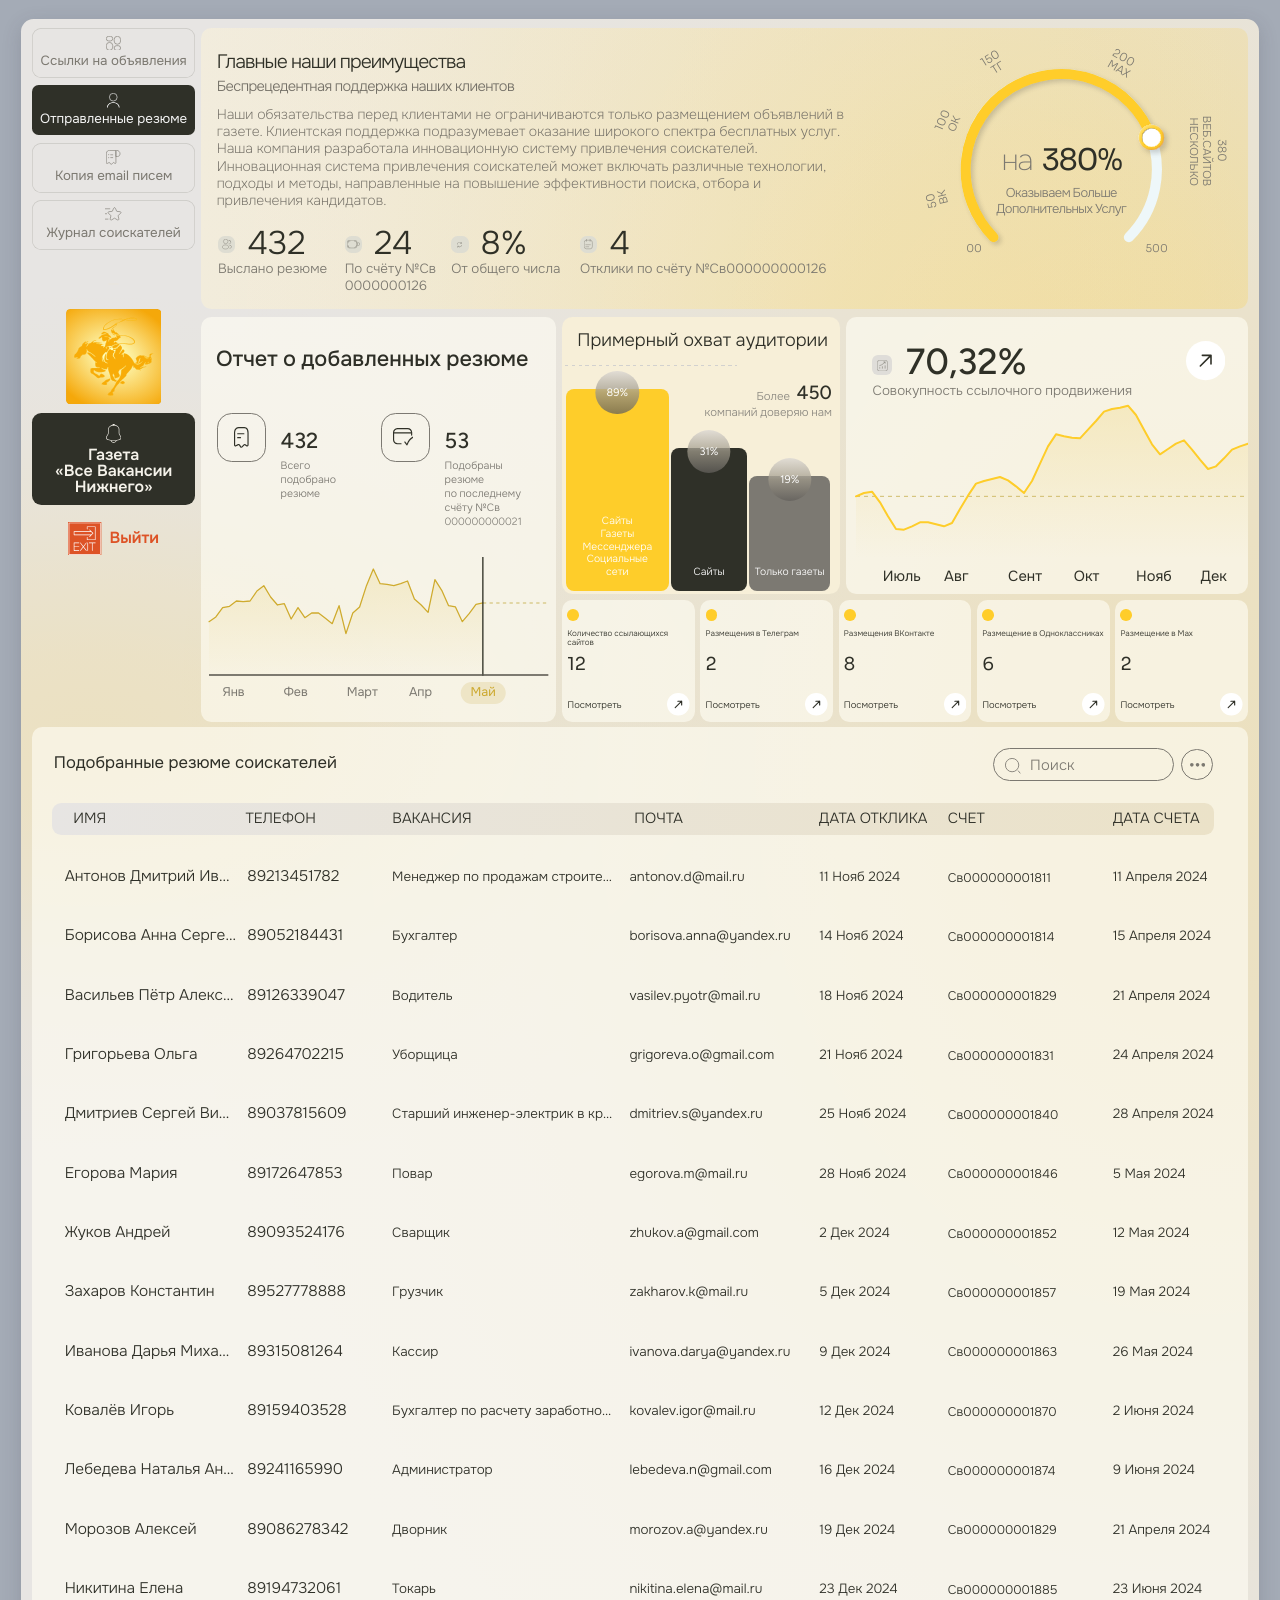
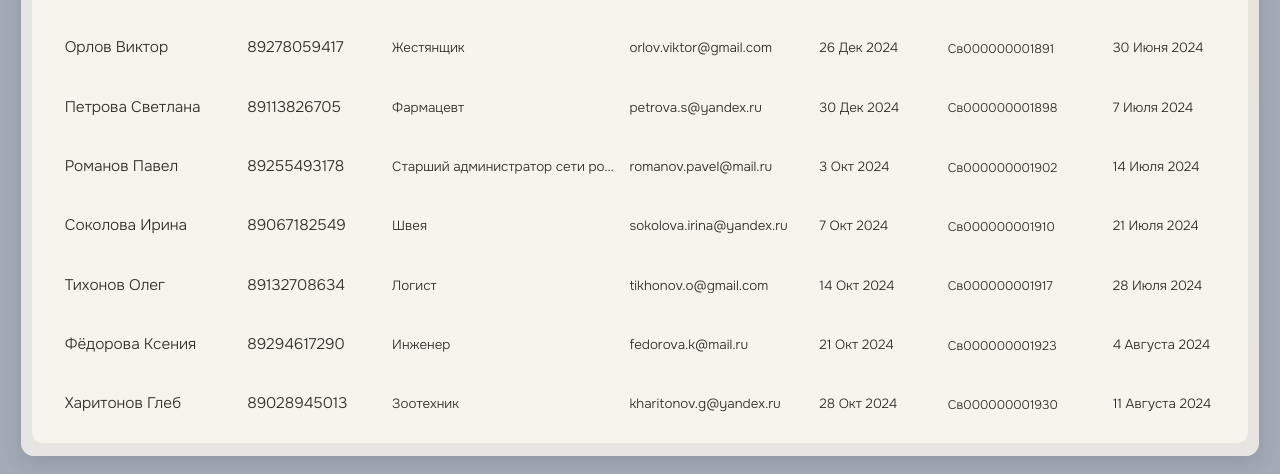
<file: index.html>
<!doctype html>
<html lang="ru">
  <head>
    <meta charset="UTF-8" />
    <meta
      name="viewport"
      content="width=device-width, initial-scale=1, minimum-scale=1, maximum-scale=1"
    />
    <title>vsevn.ru — Отправленные резюме</title>
    <!-- пустой favicon — глушит 404-ошибку в консоли -->
    <link rel="icon" href="data:," />
    <link rel="stylesheet" href="css/style.css?v=567" />
  </head>
  <body>
    <div id="zoomFrame">
      <!-- Серый фон на всё окно + центральная карточка -->
      <div class="dash-page">
        <main class="dash-card">
          <!-- верхний этаж карты: сайдбар + основной контент (flex-ряд) -->
          <div class="dash-top">
            <!-- ЛЕВЫЙ ВЕРТИКАЛЬНЫЙ САЙДБАР -->
            <aside class="dash-sidebar">
              <nav class="snav" aria-label="Разделы кабинета">
                <!-- Ссылки на объявления (Figma: nav-links.svg 23x22) -->
                <button type="button" class="snav-btn" data-tab="ads">
                  <span class="snav-icon" aria-hidden="true">
                    <svg
                      viewBox="0 0 23 22"
                      fill="none"
                      xmlns="http://www.w3.org/2000/svg"
                      style="
                        width: calc(23 * var(--dpx, 0.0520833vw));
                        height: calc(22 * var(--dpx, 0.0520833vw));
                      "
                    >
                      <rect
                        x="0.47"
                        y="9.63628"
                        width="9.61986"
                        height="11.8933"
                        rx="4.80993"
                        stroke="currentColor"
                        stroke-width="0.94"
                      />
                      <rect
                        x="12.2721"
                        y="14.5256"
                        width="9.61986"
                        height="7.00442"
                        rx="3.50221"
                        stroke="currentColor"
                        stroke-width="0.94"
                      />
                      <rect
                        x="12.2721"
                        y="0.47"
                        width="9.61986"
                        height="11.8933"
                        rx="4.80993"
                        stroke="currentColor"
                        stroke-width="0.94"
                      />
                      <rect
                        x="0.47"
                        y="0.47"
                        width="9.61986"
                        height="7.00442"
                        rx="3.50221"
                        stroke="currentColor"
                        stroke-width="0.94"
                      />
                    </svg>
                  </span>
                  <span class="snav-text" data-text="Ссылки на объявления"
                    >Ссылки на объявления</span
                  >
                </button>

                <!-- Отправленные резюме (АКТИВНАЯ — чёрная; Figma: nav-resume.svg 19x22) -->
                <button type="button" class="snav-btn active" data-tab="resume">
                  <span class="snav-icon" aria-hidden="true">
                    <svg
                      viewBox="0 0 19 22"
                      fill="none"
                      xmlns="http://www.w3.org/2000/svg"
                      style="
                        width: calc(19 * var(--dpx, 0.0520833vw));
                        height: calc(22 * var(--dpx, 0.0520833vw));
                      "
                    >
                      <circle
                        cx="9.42852"
                        cy="6.28558"
                        r="5.81558"
                        stroke="currentColor"
                        stroke-width="0.94"
                      />
                      <mask id="navResumeInside" fill="white">
                        <path
                          d="M9.42871 13.8281C14.6357 13.8282 18.8564 17.2054 18.8564 21.371C18.8564 21.395 18.8563 21.4189 18.8559 21.4429C18.8513 21.7595 18.5806 21.999 18.2639 21.999H18.1865C17.8533 21.999 17.5996 21.7043 17.5996 21.371C17.5996 18.147 14.2177 15.085 9.42871 15.0849C4.63958 15.0849 1.25684 18.1469 1.25684 21.371C1.25686 21.7043 1.00318 21.999 0.66993 21.999H0.592522C0.275859 21.999 0.005104 21.7595 0.000524828 21.4429C0.00017901 21.4189 1.05847e-06 21.395 0 21.371C0 17.2053 4.22157 13.8281 9.42871 13.8281Z"
                        />
                      </mask>
                      <path
                        d="M9.42871 13.8281L9.42874 12.8881H9.42871V13.8281ZM18.8564 21.371L19.7964 21.3711V21.371H18.8564ZM17.5996 21.371L18.5396 21.3711V21.371H17.5996ZM9.42871 15.0849L9.42874 14.1449H9.42871V15.0849ZM1.25684 21.371H0.316836V21.3711L1.25684 21.371ZM0 21.371H-0.94V21.3711L0 21.371ZM18.8559 21.4429L17.916 21.4293L18.8559 21.4429ZM9.42871 13.8281L9.42868 14.7681C14.323 14.7682 17.9164 17.9094 17.9164 21.371H18.8564H19.7964C19.7964 16.5015 14.9484 12.8882 9.42874 12.8881L9.42871 13.8281ZM18.8564 21.371L17.9164 21.371C17.9164 21.3903 17.9163 21.4098 17.916 21.4293L18.8559 21.4429L19.7958 21.4565C19.7962 21.4281 19.7964 21.3997 19.7964 21.3711L18.8564 21.371ZM18.2639 21.999V21.059H18.1865V21.999V22.939H18.2639V21.999ZM17.5996 21.371H18.5396C18.5396 17.4516 14.5411 14.1451 9.42874 14.1449L9.42871 15.0849L9.42868 16.0249C13.8942 16.025 16.6596 18.8423 16.6596 21.371H17.5996ZM9.42871 15.0849V14.1449C4.3163 14.1449 0.316836 17.4515 0.316836 21.371H1.25684H2.19684C2.19684 18.8423 4.96286 16.0249 9.42871 16.0249V15.0849ZM0.66993 21.999V21.059H0.592522V21.999V22.939H0.66993V21.999ZM0.000524828 21.4429L0.940427 21.4293C0.940144 21.4098 0.940001 21.3903 0.94 21.371L0 21.371L-0.94 21.3711C-0.939999 21.3997 -0.939786 21.4281 -0.939377 21.4565L0.000524828 21.4429ZM0 21.371H0.94C0.94 17.9094 4.53413 14.7681 9.42871 14.7681V13.8281V12.8881C3.909 12.8881 -0.94 16.5013 -0.94 21.371H0ZM0.592522 21.999V21.059C0.730211 21.059 0.936743 21.1746 0.940427 21.4293L0.000524828 21.4429L-0.939377 21.4565C-0.926535 22.3444 -0.178494 22.939 0.592522 22.939V21.999ZM18.1865 21.999V21.059C18.31 21.059 18.4079 21.1165 18.4629 21.1769C18.5141 21.233 18.5396 21.3013 18.5396 21.3711L17.5996 21.371L16.6596 21.371C16.6596 22.1392 17.2537 22.939 18.1865 22.939V21.999ZM1.25684 21.371L0.316836 21.3711C0.316832 21.3013 0.342361 21.233 0.393509 21.1769C0.448542 21.1165 0.546453 21.059 0.66993 21.059V21.999V22.939C1.60276 22.939 2.19688 22.1392 2.19684 21.371L1.25684 21.371ZM18.8559 21.4429L17.916 21.4293C17.9197 21.1746 18.1262 21.059 18.2639 21.059V21.999V22.939C19.0349 22.939 19.783 22.3444 19.7958 21.4565L18.8559 21.4429Z"
                        fill="currentColor"
                        mask="url(#navResumeInside)"
                      />
                    </svg>
                  </span>
                  <span class="snav-text" data-text="Отправленные резюме"
                    >Отправленные резюме</span
                  >
                </button>

                <!-- Копия email писем (Figma: nav-email.svg 22x23) -->
                <button type="button" class="snav-btn" data-tab="email">
                  <span class="snav-icon" aria-hidden="true">
                    <svg
                      viewBox="0 0 22 23"
                      fill="none"
                      xmlns="http://www.w3.org/2000/svg"
                      style="
                        width: calc(22 * var(--dpx, 0.0520833vw));
                        height: calc(23 * var(--dpx, 0.0520833vw));
                      "
                    >
                      <path
                        d="M0.469971 5.67241C0.469971 1.38236 3.60469 0.50846 5.17204 0.607767L14.4497 0.607767C14.9689 0.607767 14.8897 1.02862 14.8897 1.54777V19.3399C14.8897 20.104 14.0263 20.5488 13.404 20.1053L11.8035 18.9645C11.4176 18.6894 10.8872 18.7446 10.5662 19.0934L8.48848 21.3512C8.07644 21.799 7.35404 21.7432 7.0156 21.2375L5.63472 19.1743C5.37056 18.7796 4.85348 18.6439 4.42958 18.8581L1.83392 20.1698C1.20869 20.4857 0.469971 20.0328 0.469971 19.3323V5.67241Z"
                        stroke="currentColor"
                        stroke-width="0.94"
                      />
                      <path
                        d="M15.8593 0.469727C18.7142 0.469981 21.029 2.78466 21.0292 5.63965V5.98438C21.0289 8.06077 19.3449 9.74414 17.2684 9.74414H14.7587V0.469727H15.8593Z"
                        stroke="currentColor"
                        stroke-width="0.94"
                      />
                      <path
                        d="M7.07886 7.2094H10.083"
                        stroke="currentColor"
                        stroke-width="0.94"
                        stroke-linecap="round"
                      />
                      <path
                        d="M7.07886 11.4152H10.083"
                        stroke="currentColor"
                        stroke-width="0.94"
                        stroke-linecap="round"
                      />
                      <path
                        d="M4.07507 6.42915C4.5063 6.42927 4.85528 6.77916 4.85535 7.2104C4.85535 7.6417 4.50635 7.99154 4.07507 7.99165C3.6437 7.99165 3.29382 7.64177 3.29382 7.2104C3.29389 6.77909 3.64375 6.42915 4.07507 6.42915Z"
                        fill="currentColor"
                      />
                      <path
                        d="M4.07507 10.8147C4.50635 10.8148 4.85535 11.1647 4.85535 11.596C4.85532 12.0272 4.50633 12.3771 4.07507 12.3772C3.64372 12.3772 3.29385 12.0273 3.29382 11.596C3.29382 11.1646 3.6437 10.8147 4.07507 10.8147Z"
                        fill="currentColor"
                      />
                    </svg>
                  </span>
                  <span class="snav-text" data-text="Копия email писем"
                    >Копия email писем</span
                  >
                </button>

                <!-- Журнал соискателей (Figma: nav-journal.svg 26x23) -->
                <button type="button" class="snav-btn" data-tab="journal">
                  <span class="snav-icon" aria-hidden="true">
                    <svg
                      viewBox="0 0 26 23"
                      fill="none"
                      xmlns="http://www.w3.org/2000/svg"
                      style="
                        width: calc(26 * var(--dpx, 0.0520833vw));
                        height: calc(23 * var(--dpx, 0.0520833vw));
                      "
                    >
                      <path
                        d="M12.981 1.85352C13.4673 0.708482 15.0903 0.708446 15.5767 1.85352L17.4692 6.31055C17.5371 6.47045 17.6878 6.57955 17.8608 6.59473L22.6851 7.01855C23.924 7.12752 24.4252 8.67 23.4868 9.48633L19.8325 12.6641C19.7014 12.7781 19.6441 12.9557 19.6831 13.125L20.772 17.8428C21.0516 19.055 19.7379 20.0097 18.6714 19.3691L14.52 16.876C14.3711 16.7866 14.1855 16.7866 14.0366 16.876L9.88525 19.3691C8.81877 20.0096 7.50604 19.055 7.78564 17.8428L8.87354 13.125C8.91258 12.9557 8.85521 12.7781 8.72412 12.6641L5.06982 9.48633C4.13154 8.66988 4.63339 7.12722 5.87256 7.01855L10.6958 6.59473C10.8688 6.57955 11.0195 6.47041 11.0874 6.31055L12.981 1.85352Z"
                        stroke="currentColor"
                        stroke-width="0.94"
                      />
                      <path
                        d="M0.469971 2.69366H7.20568"
                        stroke="currentColor"
                        stroke-width="0.94"
                        stroke-linecap="round"
                      />
                      <path
                        d="M0.469971 18.1866H4.5114"
                        stroke="currentColor"
                        stroke-width="0.94"
                        stroke-linecap="round"
                      />
                      <path
                        d="M0.469971 10.1037H2.49068"
                        stroke="currentColor"
                        stroke-width="0.94"
                        stroke-linecap="round"
                      />
                    </svg>
                  </span>
                  <span class="snav-text" data-text="Журнал соискателей"
                    >Журнал соискателей</span
                  >
                </button>
              </nav>

              <div class="snav-sep" aria-hidden="true"></div>

              <!-- Логотип газеты (официальный Figma-экспорт, 143x143).
                 G13: переход на vsevn.ru; G14: hover + тултип — ВРЕМЕННЫЕ
                 (TODO-CLIENT: клиент пришлёт цвет hover и текст тултипа) -->
              <a
                class="snav-logo"
                href="https://www.vsevn.ru"
                title="Газета «Все Вакансии Нижнего»"
              >
                <svg
                  class="snav-logo-default"
                  width="143"
                  height="143"
                  viewBox="0 0 143 143"
                  fill="none"
                  xmlns="http://www.w3.org/2000/svg"
                  xmlns:xlink="http://www.w3.org/1999/xlink"
                >
                  <title>Газета «Все Вакансии Нижнего»</title>
                  <defs>
                    <path
                      id="cb0"
                      d="M94.7592 13.3395C93.731 13.5012 91.7981 14.0671 90.4409 14.5522C87.6443 15.5628 87.6443 15.5628 84.272 15.0373C74.7307 13.5012 61.6525 19.0391 56.3472 26.8408C54.2909 29.8726 55.5247 31.8129 59.3494 31.4491C61.7348 31.2065 67.4924 28.4577 71.8518 25.4664C74.7718 23.4049 76.2523 23.1219 74.525 24.9409C73.9904 25.5069 72.5921 26.5579 71.4406 27.3259C69.6721 28.4577 69.2609 28.9024 69.2609 29.7917C69.302 30.8831 69.302 30.8831 69.8778 30.1555C70.2068 29.7513 70.5358 29.2662 70.5769 29.1449C70.6592 29.0237 71.7285 28.0939 72.9622 27.0834C75.1419 25.3452 76.0056 24.4559 75.7588 24.1325C75.6766 24.0516 75.8411 23.7282 76.0878 23.4049C76.3757 23.0815 76.7047 22.2326 76.8692 21.505C77.1571 20.2114 77.116 20.171 76.2935 20.5752C75.7588 20.8582 75.4298 21.4645 75.3887 22.1517C75.3476 22.8389 75.2653 22.9602 75.1419 22.5155C74.8952 21.5454 74.525 21.6262 72.7155 23.2432C70.618 25.143 65.1482 28.3365 62.146 29.4279C57.6633 31.0853 55.8948 30.3172 57.2931 27.2451C58.7325 24.1325 64.9015 19.403 70.1245 17.3818C74.196 15.8053 81.0641 14.9968 85.0122 15.6436L86.575 15.8861L82.1334 18.1903C79.7069 19.4838 77.6506 20.8178 77.5684 21.1412C77.4861 21.6262 79.0078 21.0603 82.9148 19.2413C90.9756 15.4415 93.8955 14.5118 98.296 14.2692C100.681 14.1075 102.573 14.2288 103.519 14.5118C105 14.9968 105.493 15.8457 104.588 16.3712C104.383 16.5329 101.01 16.6138 97.1445 16.6138C93.2375 16.5733 90.1942 16.6542 90.2764 16.7755C90.3998 16.8563 92.9907 17.1393 96.0341 17.3414C103.93 17.9073 107.426 17.0988 106.316 15.0373C105.37 13.2991 99.7766 12.4906 94.7592 13.3395Z"
                    />
                    <path
                      id="cb1"
                      d="M70.2478 30.5193C70.0833 30.8427 70.2067 31.4086 70.4946 31.732C71.276 32.6618 70.3301 32.4596 69.4664 31.5299C69.0551 31.0853 68.3971 30.7214 67.9447 30.7214C67.3278 30.7214 67.2456 30.9236 67.4512 31.8129C68.4382 36.0977 68.6028 36.3807 70.6179 36.3807C71.1526 36.3807 72.263 36.8658 73.1678 37.4721C74.4427 38.321 75.4297 38.604 77.486 38.7252L80.1592 38.8465L77.8973 36.8253C76.2111 35.2893 75.3886 34.8446 74.7306 34.9659C74.1137 35.1276 73.7847 35.0063 73.7847 34.6425C73.7847 34.3191 73.3323 33.5915 72.7565 32.9851C72.1807 32.3788 71.605 31.4491 71.4816 30.9236C71.1937 29.7917 70.5768 29.5896 70.2478 30.5193Z"
                    />
                    <path
                      id="cb2"
                      d="M55.6481 34.6829C55.1134 35.0871 54.3732 35.5318 54.003 35.6531C53.6329 35.8148 53.2216 36.3807 53.1394 36.987C52.9337 37.9168 53.016 38.038 53.7974 37.8359C54.2498 37.7146 55.5247 37.4317 56.594 37.1487C57.9923 36.7849 58.8971 36.7849 59.8841 37.0679C61.2001 37.5125 61.159 37.5125 58.9382 37.5529C55.936 37.5934 52.8926 39.089 51.3709 41.2315C50.096 43.0505 49.9315 43.1718 50.2194 42.0399C50.3428 41.5953 50.2605 41.2315 50.0138 41.2315C49.6848 41.2315 49.109 43.0101 49.109 44.1015C49.109 44.7887 50.5895 44.4653 52.1112 43.4143C52.9749 42.8484 53.7563 42.4442 53.8796 42.525C54.0853 42.7675 54.2087 44.5057 54.0441 45.0717C53.7974 45.961 54.9901 48.1034 55.8948 48.3459C56.923 48.5885 60.0486 47.8609 60.4187 47.2949C60.5421 47.0524 60.9122 46.8907 61.159 46.8907C61.4469 46.8907 61.3235 47.0928 60.9122 47.3354C60.3365 47.6587 60.2131 48.063 60.4187 48.9119C60.5832 49.6799 60.501 50.0841 60.0897 50.2458C59.7607 50.3671 59.3906 51.3373 59.2261 52.5904C58.7737 55.8242 57.4576 58.0071 56.2238 57.522C55.4013 57.1986 55.5658 56.6731 56.6351 56.3497C57.4988 56.0668 57.4988 56.0668 56.7174 55.7434C56.265 55.5817 55.2368 55.42 54.4143 55.42C51.2887 55.3392 52.2346 53.7626 55.4424 53.7222H57.5399L55.2779 53.1159C54.0442 52.7521 52.358 52.5904 51.5766 52.6712C50.3428 52.8329 49.0679 52.5499 45.86 51.4989C45.531 51.4181 45.4076 51.216 45.531 51.0947C45.6544 50.9734 46.6003 51.1756 47.6284 51.4989C49.3146 52.0649 49.7259 52.0649 51.2887 51.5394C52.2346 51.216 53.5918 50.8926 54.2498 50.8522C54.9489 50.8118 53.6329 50.6501 51.3709 50.4884C49.109 50.2863 46.2713 50.0437 45.0786 49.882C43.886 49.7607 42.4054 49.8416 41.7063 50.0841C40.2668 50.5692 40.1435 50.2054 41.3361 48.7502C41.8708 48.063 42.7344 47.6183 43.8037 47.4566C44.6674 47.2949 45.4076 47.0524 45.4076 46.8503C45.4076 45.7589 41.0071 47.5375 38.7863 49.4778C37.5525 50.5692 36.1953 51.3373 35.2906 51.4989C34.139 51.7415 33.7278 52.0649 33.2343 53.1967C32.5762 54.7328 31.2602 56.188 30.561 56.188C30.2732 56.188 30.5199 55.7434 31.0957 55.1775C32.0827 54.2073 33.3576 51.0543 32.9052 50.6501C32.7819 50.5288 31.6715 50.9734 30.4377 51.6606C29.1627 52.3478 28.1346 52.7521 28.1346 52.5904C28.1346 52.4287 28.587 52.0649 29.1627 51.8223C29.7385 51.5394 30.3143 51.0543 30.4377 50.7309C30.6022 50.3671 31.3424 49.8416 32.0827 49.5182C32.8641 49.1948 33.481 48.7502 33.481 48.5481C33.481 48.0226 32.7819 47.9821 32.494 48.4672C32.3295 48.6693 31.3836 49.114 30.3554 49.4778C28.5047 50.0841 28.4636 50.0841 29.1216 49.3969C30.3143 48.063 29.8208 47.78 28.4636 48.9523C27.7233 49.5991 26.4895 50.6096 25.7081 51.2564C24.7622 52.0649 24.3098 52.7521 24.2687 53.6414C24.2276 54.6924 23.8163 55.1775 21.5955 56.6731C19.2102 58.2496 18.8812 58.6134 18.4699 60.3516C17.8941 62.5749 14.8097 67.264 13.4936 67.8703C12.8767 68.1129 12.5477 68.7192 12.3832 69.8106C12.2598 70.6595 12.0953 71.7105 12.0131 72.1552C11.8486 73.1658 13.2469 73.4487 15.5088 72.7615C17.4829 72.1956 17.8941 72.4786 16.5781 73.5296C15.2209 74.621 15.7556 74.904 18.4699 74.5806C20.7319 74.2976 20.773 74.2168 21.76 72.3169C22.3358 71.2659 23.1583 70.1745 23.6107 69.9319C24.0631 69.6894 24.4332 69.2447 24.4332 68.9618C24.4332 68.5171 24.8445 68.4363 26.0372 68.5979C29.4918 69.0426 31.7948 66.0513 31.3013 61.7664C31.0957 59.907 31.0957 59.7857 31.5069 60.8367C32.165 62.6153 32.9052 63.3025 36.4421 65.4045C39.7733 67.3448 44.3795 71.0638 43.9682 71.468C43.8448 71.5893 43.1457 71.1446 42.4054 70.4978C39.7733 68.0724 37.2235 66.2938 35.3317 65.4854C32.9052 64.4748 32.3706 64.4748 32.0416 65.5258C31.7948 66.213 32.494 67.0619 35.6196 70.0532C37.717 72.1148 40.1023 74.6614 40.8837 75.7933C41.6651 76.8847 42.9812 78.1782 43.7626 78.7037C44.544 79.1888 45.5721 79.876 46.0245 80.2398C46.8471 80.8866 46.847 80.8866 45.9423 80.4419C43.886 79.5122 43.6803 79.7952 43.8448 83.029C44.0093 86.748 44.4617 87.3139 47.2172 87.3139C48.3687 87.3543 49.7259 87.5564 50.2194 87.8394C50.9597 88.2436 49.8904 88.3245 44.5029 88.3245C40.7192 88.3245 37.6348 88.4861 37.3469 88.7287C37.0179 88.9308 36.6477 90.2648 36.5244 91.6392C36.1953 94.5496 36.8122 96.4495 38.1694 96.8537C39.8145 97.3792 43.1868 99.7238 45.202 101.785C46.9293 103.524 47.5051 103.887 48.7389 103.887C49.5203 103.887 50.5484 103.604 51.0008 103.281C51.4121 102.958 52.2757 102.675 52.8926 102.675C55.1546 102.675 58.1568 101.745 58.1568 101.098C58.1568 99.9663 57.0052 98.7536 55.1134 97.8643C52.9337 96.8537 51.4121 97.1771 51.0008 98.7536C50.6718 100.128 49.4791 100.492 48.6566 99.4812C48.2865 99.0366 46.9704 98.2281 45.7778 97.6622C44.544 97.1367 43.1046 96.2474 42.5288 95.7219C41.5829 94.9134 41.5006 94.59 41.7474 92.9731C41.953 91.5583 42.0764 91.3158 42.282 92.003C42.5288 92.6093 43.5158 93.1348 46.0245 93.9837C48.9034 94.9134 49.8904 95.0347 52.2757 94.873C53.7974 94.7517 56.0182 94.3879 57.1286 94.0645C58.8559 93.5795 59.2261 93.3369 59.3083 92.4476C59.4317 91.5179 59.2672 91.3562 57.8689 91.1136C55.8948 90.7498 54.4554 90.0626 53.4273 88.9308C52.687 88.1223 52.7692 88.1223 54.1675 89.0521C55.8126 90.1435 58.3624 90.7094 60.4187 90.4669C61.3646 90.386 61.6936 90.0627 61.9404 89.0925C62.1049 88.4053 62.5162 87.6373 62.804 87.3543C63.2564 86.9905 63.3387 87.3139 63.1742 89.0521C63.0508 90.7903 63.2564 91.8413 64.5314 94.9943C65.395 97.0963 66.2998 100.249 66.5877 101.987C67.0401 104.655 67.3279 105.383 68.4795 106.555C69.2609 107.364 70.2479 107.93 70.7825 107.93C71.3172 107.93 72.3453 108.213 73.0034 108.576C74.4428 109.304 75.1831 109.142 75.8 107.97C76.1701 107.283 76.0467 107.081 74.7307 106.434C73.6203 105.909 73.0856 105.302 72.6744 104.13C72.3865 103.241 71.6873 101.947 71.1116 101.219C69.9189 99.7238 69.8366 98.7132 70.7003 97.5814C71.1938 96.9346 71.2761 96.9346 71.3172 97.4601C71.3172 97.8239 71.6873 98.5919 72.1808 99.1983C72.7977 100.007 72.9211 100.411 72.5921 100.815C72.2631 101.179 72.3042 101.705 72.6744 102.634C73.1267 103.887 73.2501 103.928 74.7718 103.726C77.445 103.281 80.7762 101.219 80.7762 99.9663C80.7762 99.6429 80.3238 98.5111 79.7481 97.4197C78.4732 94.9539 78.4732 94.3071 79.6247 93.0944C80.365 92.3264 80.4472 92.0434 79.9948 91.8008C79.5836 91.5583 79.8715 91.3158 80.8996 90.9924C82.9148 90.3456 86.8218 87.7585 88.7547 85.8586C89.6184 85.0098 90.153 84.6459 89.9063 85.0906C89.4539 85.9395 86.4517 88.7691 84.1075 90.5477C82.7914 91.5179 82.7503 91.6391 82.668 94.7922C82.5858 97.0963 82.2979 98.5515 81.7221 99.8451C81.2286 100.856 80.5295 102.513 80.1593 103.524C79.707 104.817 78.8844 105.909 77.4861 107.081C76.3346 108.051 75.3064 109.304 75.0186 110.113C74.196 112.659 70.0012 119.693 68.8085 120.542C68.1505 121.027 67.5747 121.916 67.4102 122.725C67.2457 123.776 66.7933 124.261 65.6006 124.907C63.75 125.837 62.1049 128.06 62.7218 128.828C63.5443 129.758 67.4513 130.324 69.2609 129.799C70.7003 129.394 70.9059 129.152 70.9059 128.101C70.9059 127.454 70.7003 126.565 70.4124 126.161C69.8778 125.271 70.5358 124.099 71.564 124.099C72.2631 124.099 72.9622 122.482 72.9622 120.986C72.9622 119.855 76.7047 114.397 78.7199 112.659C79.4191 112.012 80.365 110.719 80.7762 109.749C81.3109 108.536 82.1334 107.606 83.5317 106.717C87.6443 103.968 92.086 98.7536 90.6877 98.309C90.3998 98.2281 91.5513 96.8537 93.1964 95.2368C96.6921 91.8413 98.1727 89.8605 99.4476 86.7479C100.393 84.4438 100.928 84.2013 100.928 86.1012C100.928 87.1522 102.121 89.2138 102.162 88.2032C102.162 87.6373 103.396 87.516 103.396 88.0819C103.396 88.284 103.93 89.0116 104.588 89.6988C105.534 90.7094 106.11 90.952 107.385 90.952C108.29 90.952 109.606 91.2349 110.346 91.5987C111.086 91.9625 111.95 92.1242 112.361 91.9625C112.896 91.72 112.731 91.5583 111.621 91.2753C110.182 90.8711 110.182 90.8711 111.21 90.4669C113.307 89.6584 113.924 89.335 114.911 88.5266C115.487 88.0819 116.844 87.5564 117.913 87.3543C119.024 87.1522 120.134 86.7884 120.381 86.5054C120.792 86.1012 120.71 86.0608 120.052 86.3033C119.599 86.465 118.16 86.6671 116.803 86.7884C115.487 86.8692 113.883 87.1926 113.225 87.516C112.608 87.8394 111.744 88.1223 111.333 88.0819C110.922 88.0819 111.539 87.6373 112.649 87.1522C115.117 86.0203 116.515 84.6055 117.379 82.3418C117.872 81.0483 118.242 80.6036 119.024 80.5228L120.052 80.4015L119.147 81.0483C118.16 81.7355 117.913 82.6652 118.571 83.0694C119.229 83.4333 124.329 82.5035 125.974 81.6951C128.03 80.6441 129.264 79.3101 128.524 78.825C128.071 78.5825 128.03 78.1378 128.4 76.7634C128.812 75.1869 128.729 74.7423 127.866 72.9232C126.591 70.2553 126.879 69.0022 129.058 67.7895C130.745 66.8598 131.814 65.4045 130.21 66.2534C129.758 66.4959 128.976 66.6981 128.483 66.6981C128.03 66.6981 127.043 66.981 126.344 67.3448C125.151 67.9512 125.11 68.0724 125.275 69.9319C125.522 72.1956 125.439 72.236 122.149 72.5998C120.669 72.7615 119.558 72.6403 118.448 72.1956C116.309 71.3063 116.762 70.9829 118.983 71.751C120.175 72.1552 120.957 72.236 121.45 71.9531C122.026 71.6297 122.026 71.5893 121.368 71.5488C120.915 71.5488 120.052 71.185 119.394 70.7C118.489 70.0936 117.42 69.8511 115.199 69.7298C113.595 69.649 111.827 69.4873 111.374 69.3256C110.716 69.1235 110.099 69.366 109.112 70.2553C108.331 70.9021 107.508 71.3467 107.262 71.2659C106.974 71.185 106.275 71.9531 105.699 72.9232L104.588 74.7827L105.493 76.3188C106.686 78.3399 106.357 79.876 104.506 80.6441L103.19 81.1696L104.424 81.6546C105.082 81.8972 105.946 82.0184 106.357 81.9376C106.727 81.8163 107.138 81.9376 107.22 82.1801C107.467 82.9077 110.223 82.0993 112.032 80.7249C115.363 78.2591 115.528 78.2187 113.307 80.3207C110.675 82.9077 108.619 83.5949 105.863 82.9078C103.396 82.261 102.368 81.21 100.764 77.8144C98.6662 73.3679 94.7592 69.366 90.3587 67.1427C88.6725 66.2938 86.5339 66.0109 86.5339 66.5768C86.4928 66.7789 86.4517 68.032 86.4105 69.4064C86.3694 70.7808 86.1227 72.1148 85.8759 72.3573C85.5469 72.6807 85.5058 72.1552 85.6291 70.5787L85.7936 68.3958L83.1616 67.8299L84.8066 66.8597C87.6855 65.162 88.6725 62.5345 86.8629 61.2814C85.3824 60.2304 84.7655 60.5133 83.1616 62.9791C82.2979 64.2322 81.1464 65.8087 80.5295 66.4959L79.4602 67.7086L80.4061 66.0917C80.8996 65.2024 81.4754 64.3131 81.681 64.0706C81.8455 63.8684 82.01 63.4238 82.01 63.1004C82.01 62.777 82.4213 62.0898 82.8737 61.6047C83.3672 61.0792 83.8196 59.9474 83.943 58.9368C84.1075 57.4007 83.9841 57.0369 82.8737 55.9051C82.1745 55.1775 81.5988 54.4094 81.5988 54.1669C81.5988 53.4393 80.9819 53.7222 80.5706 54.652C80.3238 55.1775 79.4602 56.0263 78.5965 56.5923C77.4861 57.2795 77.0749 57.805 77.1982 58.29C77.3216 58.6943 77.2394 58.8964 76.9926 58.7751C76.787 58.6538 75.9233 58.8155 75.1008 59.1389C74.2372 59.5027 72.88 59.8665 72.0575 60.0282C71.1938 60.1495 70.4947 60.4325 70.4947 60.6346C70.4947 61.0792 73.9904 61.6047 74.5662 61.2409C74.8129 61.1197 75.0186 61.1601 75.0186 61.3622C75.0186 61.6047 74.7307 61.8473 74.4017 62.009C73.9904 62.1302 73.7848 62.777 73.7848 63.7876C73.7848 64.8386 73.4969 65.6066 72.9622 66.0917C71.9752 66.981 71.1938 69.5277 71.564 70.5787C71.7285 71.0233 72.1808 71.7105 72.5921 72.1552C73.0034 72.5998 73.4146 73.4892 73.5791 74.1763L73.8259 75.389L73.1267 74.1763C72.7566 73.4892 71.893 72.3977 71.2349 71.7105C70.3302 70.7808 70.0834 70.2149 70.289 69.4873C70.4124 68.9618 70.5769 67.9916 70.6592 67.3853C70.7414 66.6576 71.1527 66.0513 71.7696 65.7279C73.0856 65.0811 73.209 64.1918 72.0575 62.8983C71.3994 62.1302 70.618 61.8069 69.3843 61.6856C67.3691 61.4835 66.7933 61.2005 66.7933 60.392C66.7933 59.341 65.6418 59.8261 64.2023 61.443C61.488 64.5556 59.7607 72.0743 61.159 74.7827C61.4469 75.389 62.1872 75.9145 62.8863 76.0358C64.079 76.2784 64.079 76.3188 62.5984 76.3592C60.2953 76.44 59.6785 75.2678 59.8841 71.2659C60.0075 69.5277 60.2131 67.7895 60.3776 67.3853C60.5832 66.981 60.5421 66.6981 60.2542 66.6981C59.5962 66.6981 58.3213 69.4468 57.7455 72.1148C56.7996 76.6422 58.1979 79.9973 61.3646 80.7249C62.4339 80.9674 62.6807 81.1696 62.2283 81.3312C61.0767 81.7759 58.4447 80.159 57.252 78.3804C56.6351 77.4506 55.936 75.7124 55.6892 74.5402C55.4424 73.3275 55.0312 72.4381 54.8256 72.5594C54.1675 72.9636 54.4554 75.7124 55.3191 77.5719L56.1416 79.3909L55.2779 78.6229C53.5095 77.0464 53.5095 73.8125 55.1957 69.8915C56.4295 67.1427 60.6244 63.2217 60.6244 64.879C60.6244 65.8896 61.3235 65.5662 61.8581 64.2727C62.146 63.5855 63.0919 62.0494 63.9556 60.7963C65.2716 58.9772 65.4773 58.4113 65.1482 57.805C64.5725 56.754 62.9274 56.3902 61.4469 56.9965C60.0486 57.5624 59.843 58.3709 60.9534 59.0177C61.5703 59.4219 61.5703 59.4219 60.83 59.341C60.2953 59.2602 59.9663 58.856 59.8841 58.1283C59.7607 57.1582 59.9252 56.9965 61.5291 56.5923C62.5162 56.3497 63.9556 55.9455 64.8192 55.703C65.6418 55.4604 66.7933 55.3796 67.3691 55.5413C68.1093 55.703 68.8496 55.5008 69.9189 54.7732C70.7825 54.2073 73.0034 53.2776 74.8952 52.7116C76.787 52.1053 78.3087 51.6202 78.3087 51.5798C78.3087 51.4989 77.3628 50.8926 76.2112 50.165L74.1549 48.831L72.9211 49.9629C72.2631 50.5692 71.7285 50.8926 71.7285 50.6096C71.7285 50.3671 71.9341 50.0437 72.1397 49.9224C72.3865 49.7608 72.4687 49.3161 72.3453 48.9119C72.1397 48.3055 72.3453 48.1842 73.5791 48.1842C75.3064 48.1842 76.5814 47.4162 78.5965 45.2334C79.4191 44.344 80.6117 43.3335 81.2697 43.0101L82.4624 42.4037L81.5988 41.2719C81.1464 40.6251 80.7762 39.9783 80.7762 39.8571C80.7762 39.3316 85.259 39.655 88.7959 40.423C97.967 42.4442 104.465 47.8609 101.38 50.8926C100.106 52.1457 97.967 52.3074 89.0837 51.7819C81.8455 51.3777 80.6117 51.3777 79.6247 51.9032C79.0078 52.2266 77.6918 52.5904 76.6636 52.7521C75.6354 52.8733 73.5791 53.5605 72.1397 54.3286C70.0011 55.3796 69.4254 55.8647 69.3431 56.6731C69.2609 57.2795 69.5076 57.9667 69.8778 58.29C70.2479 58.573 70.7825 59.0581 71.1116 59.341C71.5639 59.7453 71.7285 59.7453 72.0163 59.3006C72.3042 58.7751 75.0597 57.6433 76.0467 57.6028C76.5814 57.5624 80.365 53.601 80.365 53.035C80.365 52.7925 80.1182 52.5095 79.8715 52.3883C79.1723 52.0649 85.917 52.4287 91.5513 52.9946C97.2679 53.601 100.023 53.3584 101.71 52.1861C108.043 47.7396 97.6791 39.8571 84.3953 38.9273C81.8455 38.7656 80.6117 38.8465 80.2005 39.1699C79.7892 39.5337 78.8844 39.5741 77.3216 39.4124C74.7718 39.089 74.5662 39.3316 75.6355 41.3931C76.4169 42.8484 76.4169 43.6973 75.6355 42.6867C75.0597 41.9187 74.9774 41.9187 73.5791 42.5654C72.7566 42.9292 71.4406 43.2526 70.618 43.2526C69.4665 43.2526 68.7674 43.576 67.7392 44.5462C66.6699 45.5567 66.2998 45.7184 65.8063 45.3142C65.3128 44.91 65.1483 45.0717 64.7781 46.3652C64.5314 47.2141 64.3257 48.1438 64.3257 48.4672C64.3257 48.7906 64.2023 48.9523 64.079 48.7906C63.9556 48.6693 63.9556 47.6587 64.1201 46.5673C64.3257 44.9908 64.5725 44.4653 65.2716 44.2632C65.9708 44.0611 66.0119 43.9398 65.5595 43.7781C64.6547 43.4143 63.2976 42.0399 63.8733 42.0399C64.1201 42.0399 65.1071 42.4037 66.0119 42.8484C67.4102 43.576 67.657 43.6164 67.8626 43.0505C68.1916 42.242 67.1634 40.7464 65.3539 39.372C64.5725 38.8061 63.9145 38.0785 63.9145 37.7551C63.9145 36.9062 62.4339 35.7743 60.3365 35.0871C56.923 33.9149 56.6762 33.9149 55.6481 34.6829ZM62.2694 41.6357C62.8863 41.8378 62.1049 41.8782 60.4187 41.757C58.8559 41.6357 57.4576 41.474 57.3754 41.3931C57.0464 41.1102 61.2412 41.3123 62.2694 41.6357ZM123.959 73.3679C123.63 73.7721 122.766 73.9742 121.532 73.9338L119.641 73.8934L121.615 73.57C122.725 73.3679 123.753 73.1253 123.877 73.0041C124.37 72.4786 124.452 72.802 123.959 73.3679ZM111.21 74.621C110.963 75.1869 110.881 75.7933 111.004 75.9954C111.169 76.2784 110.716 77.5315 109.441 79.9973C109.153 80.5632 108.701 81.0483 108.413 81.1696C107.961 81.2908 107.961 81.1291 108.454 80.1994C108.783 79.5526 109.153 78.3804 109.318 77.6123C109.565 76.2783 110.963 73.57 111.415 73.57C111.498 73.57 111.415 74.0551 111.21 74.621ZM126.714 74.4593C126.591 74.7827 126.468 74.6614 126.468 74.2168C126.426 73.7721 126.55 73.5296 126.673 73.6913C126.797 73.8125 126.838 74.1763 126.714 74.4593ZM123.959 80.0377C123.63 80.2398 123.054 80.4015 122.725 80.4015C122.314 80.4015 122.396 80.2802 122.931 80.0377C124.041 79.5526 124.699 79.5526 123.959 80.0377Z"
                    />
                    <path
                      id="cb3"
                      d="M69.4665 37.1892C69.3431 37.3913 69.8366 37.9572 70.5769 38.4018C72.0163 39.2507 73.7848 39.4933 73.7848 38.8061C73.7848 38.5635 73.4558 38.4018 73.0034 38.4018C72.5921 38.4018 71.7696 38.038 71.1938 37.5934C70.0011 36.6637 69.8366 36.6232 69.4665 37.1892Z"
                    />
                    <path
                      id="cb4"
                      d="M66.8756 56.8348C65.7651 57.5624 65.6829 58.2092 66.711 58.2092C67.5747 58.2092 68.4384 57.4816 68.4384 56.7135C68.4384 56.0263 67.986 56.0668 66.8756 56.8348Z"
                    />
                    <path
                      id="cb5"
                      d="M64.9427 104.655C64.696 104.817 63.3799 105.343 61.9405 105.747C60.0076 106.272 59.1028 106.798 58.3625 107.768C57.7867 108.496 56.7997 109.183 56.1006 109.345C54.5789 109.668 52.7282 112.659 53.7152 113.225C54.5378 113.751 58.4036 114.114 59.9664 113.831C61.6937 113.508 62.3929 112.134 61.2414 111.325C60.2954 110.638 60.7478 110.032 62.434 109.749C64.3669 109.385 66.999 106.272 66.3821 105.1C65.8886 104.211 65.5185 104.089 64.9427 104.655Z"
                    />
                    <path
                      id="cb6"
                      d="M83.0382 108.779C82.5858 109.223 81.8866 109.87 81.5165 110.234C81.1052 110.598 80.7762 111.002 80.7762 111.164C80.7762 111.285 81.8866 111.729 83.2027 112.134L85.6291 112.861L87.0274 111.891C87.7677 111.406 88.4257 110.921 88.508 110.881C88.9192 110.719 87.1919 108.819 86.2872 108.415C84.8889 107.768 83.9841 107.849 83.0382 108.779Z"
                    />
                    <g id="cbAll" fill="white">
                      <use href="#cb0" xlink:href="#cb0" />
                      <use href="#cb1" xlink:href="#cb1" />
                      <use href="#cb2" xlink:href="#cb2" />
                      <use href="#cb3" xlink:href="#cb3" />
                      <use href="#cb4" xlink:href="#cb4" />
                      <use href="#cb5" xlink:href="#cb5" />
                      <use href="#cb6" xlink:href="#cb6" />
                    </g>
                  </defs>
                  <mask
                    id="mask0_1_785"
                    style="mask-type: luminance"
                    maskUnits="userSpaceOnUse"
                    x="0"
                    y="0"
                    width="143"
                    height="143"
                  >
                    <path
                      d="M137.43 0H5.56962C2.4936 0 0 2.4936 0 5.56962V137.43C0 140.506 2.4936 143 5.56962 143H137.43C140.506 143 143 140.506 143 137.43V5.56962C143 2.4936 140.506 0 137.43 0Z"
                      fill="white"
                    />
                  </mask>
                  <g mask="url(#mask0_1_785)">
                    <path
                      d="M137.431 0.0696411H5.56958C2.53201 0.0696411 0.0695801 2.53207 0.0695801 5.56964V137.431C0.0695801 140.468 2.53201 142.931 5.56958 142.931H137.431C140.468 142.931 142.931 140.468 142.931 137.431V5.56964C142.931 2.53207 140.468 0.0696411 137.431 0.0696411Z"
                      fill="url(#paint0_radial_1_785)"
                      stroke="#EBD397"
                      stroke-width="0.139241"
                    />
                    <path
                      d="M137.43 0.0348206H5.5696C2.51281 0.0348206 0.03479 2.51284 0.03479 5.56963V137.43C0.03479 140.487 2.51281 142.965 5.5696 142.965H137.43C140.487 142.965 142.965 140.487 142.965 137.43V5.56963C142.965 2.51284 140.487 0.0348206 137.43 0.0348206Z"
                      stroke="#002906"
                      stroke-width="0.0696203"
                    />
                    <g filter="url(#filter0_di_1_785)">
                      <use href="#cb0" xlink:href="#cb0" fill="#F8AC08" />
                      <use href="#cb1" xlink:href="#cb1" fill="#F8AC08" />
                      <use href="#cb2" xlink:href="#cb2" fill="#F8AC08" />
                      <use href="#cb3" xlink:href="#cb3" fill="#F8AC08" />
                      <use href="#cb4" xlink:href="#cb4" fill="#F8AC08" />
                      <use href="#cb5" xlink:href="#cb5" fill="#F8AC08" />
                      <use href="#cb6" xlink:href="#cb6" fill="#F8AC08" />
                      <mask
                        id="mask1_1_785"
                        style="mask-type: luminance"
                        maskUnits="userSpaceOnUse"
                        x="12"
                        y="13"
                        width="120"
                        height="117"
                      >
                        <use href="#cbAll" xlink:href="#cbAll" />
                      </mask>
                      <g mask="url(#mask1_1_785)">
                        <use
                          href="#cb0"
                          xlink:href="#cb0"
                          stroke="#FAFA80"
                          stroke-width="0.266667"
                        />
                      </g>
                      <mask
                        id="mask2_1_785"
                        style="mask-type: luminance"
                        maskUnits="userSpaceOnUse"
                        x="12"
                        y="13"
                        width="120"
                        height="117"
                      >
                        <use href="#cbAll" xlink:href="#cbAll" />
                      </mask>
                      <g mask="url(#mask2_1_785)">
                        <use
                          href="#cb1"
                          xlink:href="#cb1"
                          stroke="#FAFA80"
                          stroke-width="0.266667"
                        />
                      </g>
                      <mask
                        id="mask3_1_785"
                        style="mask-type: luminance"
                        maskUnits="userSpaceOnUse"
                        x="12"
                        y="13"
                        width="120"
                        height="117"
                      >
                        <use href="#cbAll" xlink:href="#cbAll" />
                      </mask>
                      <g mask="url(#mask3_1_785)">
                        <use
                          href="#cb2"
                          xlink:href="#cb2"
                          stroke="#FAFA80"
                          stroke-width="0.266667"
                        />
                      </g>
                      <mask
                        id="mask4_1_785"
                        style="mask-type: luminance"
                        maskUnits="userSpaceOnUse"
                        x="12"
                        y="13"
                        width="120"
                        height="117"
                      >
                        <use href="#cbAll" xlink:href="#cbAll" />
                      </mask>
                      <g mask="url(#mask4_1_785)">
                        <use
                          href="#cb3"
                          xlink:href="#cb3"
                          stroke="#FAFA80"
                          stroke-width="0.266667"
                        />
                      </g>
                      <mask
                        id="mask5_1_785"
                        style="mask-type: luminance"
                        maskUnits="userSpaceOnUse"
                        x="12"
                        y="13"
                        width="120"
                        height="117"
                      >
                        <use href="#cbAll" xlink:href="#cbAll" />
                      </mask>
                      <g mask="url(#mask5_1_785)">
                        <use
                          href="#cb4"
                          xlink:href="#cb4"
                          stroke="#FAFA80"
                          stroke-width="0.266667"
                        />
                      </g>
                      <mask
                        id="mask6_1_785"
                        style="mask-type: luminance"
                        maskUnits="userSpaceOnUse"
                        x="12"
                        y="13"
                        width="120"
                        height="117"
                      >
                        <use href="#cbAll" xlink:href="#cbAll" />
                      </mask>
                      <g mask="url(#mask6_1_785)">
                        <use
                          href="#cb5"
                          xlink:href="#cb5"
                          stroke="#FAFA80"
                          stroke-width="0.266667"
                        />
                      </g>
                      <mask
                        id="mask7_1_785"
                        style="mask-type: luminance"
                        maskUnits="userSpaceOnUse"
                        x="12"
                        y="13"
                        width="120"
                        height="117"
                      >
                        <use href="#cbAll" xlink:href="#cbAll" />
                      </mask>
                      <g mask="url(#mask7_1_785)">
                        <use
                          href="#cb6"
                          xlink:href="#cb6"
                          stroke="#FAFA80"
                          stroke-width="0.266667"
                        />
                      </g>
                    </g>
                  </g>
                  <defs>
                    <filter
                      id="filter0_di_1_785"
                      x="11.8608"
                      y="12.9304"
                      width="119.557"
                      height="117.557"
                      filterUnits="userSpaceOnUse"
                      color-interpolation-filters="sRGB"
                    >
                      <feFlood flood-opacity="0" result="BackgroundImageFix" />
                      <feColorMatrix
                        in="SourceAlpha"
                        type="matrix"
                        values="0 0 0 0 0 0 0 0 0 0 0 0 0 0 0 0 0 0 127 0"
                        result="hardAlpha"
                      />
                      <feOffset dx="0.139241" dy="0.208861" />
                      <feGaussianBlur stdDeviation="0.139241" />
                      <feComposite in2="hardAlpha" operator="out" />
                      <feColorMatrix
                        type="matrix"
                        values="0 0 0 0 0.980392 0 0 0 0 0.976471 0 0 0 0 0.494118 0 0 0 0.8 0"
                      />
                      <feBlend
                        mode="normal"
                        in2="BackgroundImageFix"
                        result="effect1_dropShadow_1_785"
                      />
                      <feBlend
                        mode="normal"
                        in="SourceGraphic"
                        in2="effect1_dropShadow_1_785"
                        result="shape"
                      />
                      <feColorMatrix
                        in="SourceAlpha"
                        type="matrix"
                        values="0 0 0 0 0 0 0 0 0 0 0 0 0 0 0 0 0 0 127 0"
                        result="hardAlpha"
                      />
                      <feOffset dx="0.139241" dy="0.139241" />
                      <feGaussianBlur stdDeviation="0.139241" />
                      <feComposite
                        in2="hardAlpha"
                        operator="arithmetic"
                        k2="-1"
                        k3="1"
                      />
                      <feColorMatrix
                        type="matrix"
                        values="0 0 0 0 0.972549 0 0 0 0 0.67451 0 0 0 0 0.0313726 0 0 0 0.4 0"
                      />
                      <feBlend
                        mode="normal"
                        in2="shape"
                        result="effect2_innerShadow_1_785"
                      />
                    </filter>
                    <radialGradient
                      id="paint0_radial_1_785"
                      cx="0"
                      cy="0"
                      r="1"
                      gradientTransform="matrix(72 71 -71.1543 49.9403 71 72)"
                      gradientUnits="userSpaceOnUse"
                    >
                      <stop offset="0.129808" stop-color="#FEFDBC" />
                      <stop offset="1" stop-color="#F5A80A" />
                    </radialGradient>
                  </defs>
                </svg>
                <!-- TЗ7+H1: hover-вариант (Figma snav-logo-hover.svg, 143x143).
                   Синий ковбой #0CC7FB на радиальном градиенте #B7F4FC→#00A4FC,
                   drop+inner shadows (filter0_di_hover), внешняя обводка ковбоя
                   #96CBF6 через mask. Все ID с суффиксом _hover — конфликт с
                   default невозможен. CSS: opacity 0→1 на :hover, transition 0.18s.
                   Дедупликация (TD1-стиль): 7 путей определены в <defs id="cbh0..6">
                   и переиспользуются через <use> в mask + fill + stroke. -->
                <svg
                  class="snav-logo-hover"
                  xmlns="http://www.w3.org/2000/svg"
                  xmlns:xlink="http://www.w3.org/1999/xlink"
                  width="143"
                  height="143"
                  viewBox="0 0 143 143"
                  fill="none"
                  aria-hidden="true"
                >
                  <title>Газета «Все Вакансии Нижнего»</title>
                  <defs>
                    <path
                      id="cbh0"
                      d="M94.7592 13.3395C93.731 13.5012 91.7981 14.0671 90.4409 14.5522C87.6443 15.5628 87.6443 15.5628 84.272 15.0373C74.7307 13.5012 61.6525 19.0391 56.3472 26.8408C54.2909 29.8726 55.5247 31.8129 59.3494 31.4491C61.7348 31.2065 67.4924 28.4577 71.8518 25.4664C74.7718 23.4049 76.2523 23.1219 74.525 24.9409C73.9904 25.5069 72.5921 26.5579 71.4406 27.3259C69.6721 28.4577 69.2609 28.9024 69.2609 29.7917C69.302 30.8831 69.302 30.8831 69.8778 30.1555C70.2068 29.7513 70.5358 29.2662 70.5769 29.1449C70.6592 29.0237 71.7285 28.0939 72.9622 27.0834C75.1419 25.3452 76.0056 24.4559 75.7588 24.1325C75.6766 24.0516 75.8411 23.7282 76.0878 23.4049C76.3757 23.0815 76.7047 22.2326 76.8692 21.505C77.1571 20.2114 77.116 20.171 76.2935 20.5752C75.7588 20.8582 75.4298 21.4645 75.3887 22.1517C75.3476 22.8389 75.2653 22.9602 75.1419 22.5155C74.8952 21.5454 74.525 21.6262 72.7155 23.2432C70.618 25.143 65.1482 28.3365 62.146 29.4279C57.6633 31.0853 55.8948 30.3172 57.2931 27.2451C58.7325 24.1325 64.9015 19.403 70.1245 17.3818C74.196 15.8053 81.0641 14.9968 85.0122 15.6436L86.575 15.8861L82.1334 18.1903C79.7069 19.4838 77.6506 20.8178 77.5684 21.1412C77.4861 21.6262 79.0078 21.0603 82.9148 19.2413C90.9756 15.4415 93.8955 14.5118 98.296 14.2692C100.681 14.1075 102.573 14.2288 103.519 14.5118C105 14.9968 105.493 15.8457 104.588 16.3712C104.383 16.5329 101.01 16.6138 97.1445 16.6138C93.2375 16.5733 90.1942 16.6542 90.2764 16.7755C90.3998 16.8563 92.9907 17.1393 96.0341 17.3414C103.93 17.9073 107.426 17.0988 106.316 15.0373C105.37 13.2991 99.7766 12.4906 94.7592 13.3395Z"
                    />
                    <path
                      id="cbh1"
                      d="M70.2479 30.5193C70.0834 30.8427 70.2068 31.4086 70.4947 31.732C71.2761 32.6618 70.3302 32.4596 69.4665 31.5299C69.0552 31.0853 68.3972 30.7214 67.9448 30.7214C67.3279 30.7214 67.2457 30.9236 67.4513 31.8129C68.4383 36.0977 68.6029 36.3807 70.618 36.3807C71.1527 36.3807 72.2631 36.8658 73.1679 37.4721C74.4428 38.321 75.4298 38.604 77.4861 38.7252L80.1593 38.8465L77.8974 36.8253C76.2112 35.2893 75.3887 34.8446 74.7307 34.9659C74.1138 35.1276 73.7848 35.0063 73.7848 34.6425C73.7848 34.3191 73.3324 33.5915 72.7566 32.9851C72.1808 32.3788 71.6051 31.4491 71.4817 30.9236C71.1938 29.7917 70.5769 29.5896 70.2479 30.5193Z"
                    />
                    <path
                      id="cbh2"
                      d="M55.6481 34.6829C55.1134 35.0871 54.3732 35.5318 54.003 35.6531C53.6329 35.8148 53.2216 36.3807 53.1394 36.987C52.9337 37.9168 53.016 38.038 53.7974 37.8359C54.2498 37.7146 55.5247 37.4317 56.594 37.1487C57.9923 36.7849 58.8971 36.7849 59.8841 37.0679C61.2001 37.5125 61.159 37.5125 58.9382 37.5529C55.936 37.5934 52.8926 39.089 51.3709 41.2315C50.096 43.0505 49.9315 43.1718 50.2194 42.0399C50.3428 41.5953 50.2605 41.2315 50.0138 41.2315C49.6848 41.2315 49.109 43.0101 49.109 44.1015C49.109 44.7887 50.5895 44.4653 52.1112 43.4143C52.9749 42.8484 53.7563 42.4442 53.8796 42.525C54.0853 42.7675 54.2087 44.5057 54.0441 45.0717C53.7974 45.961 54.9901 48.1034 55.8948 48.3459C56.923 48.5885 60.0486 47.8609 60.4187 47.2949C60.5421 47.0524 60.9122 46.8907 61.159 46.8907C61.4469 46.8907 61.3235 47.0928 60.9122 47.3354C60.3365 47.6587 60.2131 48.063 60.4187 48.9119C60.5832 49.6799 60.501 50.0841 60.0897 50.2458C59.7607 50.3671 59.3906 51.3373 59.2261 52.5904C58.7737 55.8242 57.4576 58.0071 56.2238 57.522C55.4013 57.1986 55.5658 56.6731 56.6351 56.3497C57.4988 56.0668 57.4988 56.0668 56.7174 55.7434C56.265 55.5817 55.2368 55.42 54.4143 55.42C51.2887 55.3392 52.2346 53.7626 55.4424 53.7222H57.5399L55.2779 53.1159C54.0442 52.7521 52.358 52.5904 51.5766 52.6712C50.3428 52.8329 49.0679 52.5499 45.86 51.4989C45.531 51.4181 45.4076 51.216 45.531 51.0947C45.6544 50.9734 46.6003 51.1756 47.6284 51.4989C49.3146 52.0649 49.7259 52.0649 51.2887 51.5394C52.2346 51.216 53.5918 50.8926 54.2498 50.8522C54.9489 50.8118 53.6329 50.6501 51.3709 50.4884C49.109 50.2863 46.2713 50.0437 45.0786 49.882C43.886 49.7607 42.4054 49.8416 41.7063 50.0841C40.2668 50.5692 40.1435 50.2054 41.3361 48.7502C41.8708 48.063 42.7344 47.6183 43.8037 47.4566C44.6674 47.2949 45.4076 47.0524 45.4076 46.8503C45.4076 45.7589 41.0071 47.5375 38.7863 49.4778C37.5525 50.5692 36.1953 51.3373 35.2906 51.4989C34.139 51.7415 33.7278 52.0649 33.2343 53.1967C32.5762 54.7328 31.2602 56.188 30.561 56.188C30.2732 56.188 30.5199 55.7434 31.0957 55.1775C32.0827 54.2073 33.3576 51.0543 32.9052 50.6501C32.7819 50.5288 31.6715 50.9734 30.4377 51.6606C29.1627 52.3478 28.1346 52.7521 28.1346 52.5904C28.1346 52.4287 28.587 52.0649 29.1627 51.8223C29.7385 51.5394 30.3143 51.0543 30.4377 50.7309C30.6022 50.3671 31.3424 49.8416 32.0827 49.5182C32.8641 49.1948 33.481 48.7502 33.481 48.5481C33.481 48.0226 32.7819 47.9821 32.494 48.4672C32.3295 48.6693 31.3836 49.114 30.3554 49.4778C28.5047 50.0841 28.4636 50.0841 29.1216 49.3969C30.3143 48.063 29.8208 47.78 28.4636 48.9523C27.7233 49.5991 26.4895 50.6096 25.7081 51.2564C24.7622 52.0649 24.3098 52.7521 24.2687 53.6414C24.2276 54.6924 23.8163 55.1775 21.5955 56.6731C19.2102 58.2496 18.8812 58.6134 18.4699 60.3516C17.8941 62.5749 14.8097 67.264 13.4936 67.8703C12.8767 68.1129 12.5477 68.7192 12.3832 69.8106C12.2598 70.6595 12.0953 71.7105 12.0131 72.1552C11.8486 73.1658 13.2469 73.4487 15.5088 72.7615C17.4829 72.1956 17.8941 72.4786 16.5781 73.5296C15.2209 74.621 15.7556 74.904 18.4699 74.5806C20.7319 74.2976 20.773 74.2168 21.76 72.3169C22.3358 71.2659 23.1583 70.1745 23.6107 69.9319C24.0631 69.6894 24.4332 69.2447 24.4332 68.9618C24.4332 68.5171 24.8445 68.4363 26.0372 68.5979C29.4918 69.0426 31.7948 66.0513 31.3013 61.7664C31.0957 59.907 31.0957 59.7857 31.5069 60.8367C32.165 62.6153 32.9052 63.3025 36.4421 65.4045C39.7733 67.3448 44.3795 71.0638 43.9682 71.468C43.8448 71.5893 43.1457 71.1446 42.4054 70.4978C39.7733 68.0724 37.2235 66.2938 35.3317 65.4854C32.9052 64.4748 32.3706 64.4748 32.0416 65.5258C31.7948 66.213 32.494 67.0619 35.6196 70.0532C37.717 72.1148 40.1023 74.6614 40.8837 75.7933C41.6651 76.8847 42.9812 78.1782 43.7626 78.7037C44.544 79.1888 45.5721 79.876 46.0245 80.2398C46.8471 80.8866 46.847 80.8866 45.9423 80.4419C43.886 79.5122 43.6803 79.7952 43.8448 83.029C44.0093 86.748 44.4617 87.3139 47.2172 87.3139C48.3687 87.3543 49.7259 87.5564 50.2194 87.8394C50.9597 88.2436 49.8904 88.3245 44.5029 88.3245C40.7192 88.3245 37.6348 88.4861 37.3469 88.7287C37.0179 88.9308 36.6477 90.2648 36.5244 91.6392C36.1953 94.5496 36.8122 96.4495 38.1694 96.8537C39.8145 97.3792 43.1868 99.7238 45.202 101.785C46.9293 103.524 47.5051 103.887 48.7389 103.887C49.5203 103.887 50.5484 103.604 51.0008 103.281C51.4121 102.958 52.2757 102.675 52.8926 102.675C55.1546 102.675 58.1568 101.745 58.1568 101.098C58.1568 99.9663 57.0052 98.7536 55.1134 97.8643C52.9337 96.8537 51.4121 97.1771 51.0008 98.7536C50.6718 100.128 49.4791 100.492 48.6566 99.4812C48.2865 99.0366 46.9704 98.2281 45.7778 97.6622C44.544 97.1367 43.1046 96.2474 42.5288 95.7219C41.5829 94.9134 41.5006 94.59 41.7474 92.9731C41.953 91.5583 42.0764 91.3158 42.282 92.003C42.5288 92.6093 43.5158 93.1348 46.0245 93.9837C48.9034 94.9134 49.8904 95.0347 52.2757 94.873C53.7974 94.7517 56.0182 94.3879 57.1286 94.0645C58.8559 93.5795 59.2261 93.3369 59.3083 92.4476C59.4317 91.5179 59.2672 91.3562 57.8689 91.1136C55.8948 90.7498 54.4554 90.0626 53.4273 88.9308C52.687 88.1223 52.7692 88.1223 54.1675 89.0521C55.8126 90.1435 58.3624 90.7094 60.4187 90.4669C61.3646 90.386 61.6936 90.0627 61.9404 89.0925C62.1049 88.4053 62.5162 87.6373 62.804 87.3543C63.2564 86.9905 63.3387 87.3139 63.1742 89.0521C63.0508 90.7903 63.2564 91.8413 64.5314 94.9943C65.395 97.0963 66.2998 100.249 66.5877 101.987C67.0401 104.655 67.3279 105.383 68.4795 106.555C69.2609 107.364 70.2479 107.93 70.7825 107.93C71.3172 107.93 72.3453 108.213 73.0034 108.576C74.4428 109.304 75.1831 109.142 75.8 107.97C76.1701 107.283 76.0467 107.081 74.7307 106.434C73.6203 105.909 73.0856 105.302 72.6744 104.13C72.3865 103.241 71.6873 101.947 71.1116 101.219C69.9189 99.7238 69.8366 98.7132 70.7003 97.5814C71.1938 96.9346 71.2761 96.9346 71.3172 97.4601C71.3172 97.8239 71.6873 98.5919 72.1808 99.1983C72.7977 100.007 72.9211 100.411 72.5921 100.815C72.2631 101.179 72.3042 101.705 72.6744 102.634C73.1267 103.887 73.2501 103.928 74.7718 103.726C77.445 103.281 80.7762 101.219 80.7762 99.9663C80.7762 99.6429 80.3238 98.5111 79.7481 97.4197C78.4732 94.9539 78.4732 94.3071 79.6247 93.0944C80.365 92.3264 80.4472 92.0434 79.9948 91.8008C79.5836 91.5583 79.8715 91.3158 80.8996 90.9924C82.9148 90.3456 86.8218 87.7585 88.7547 85.8586C89.6184 85.0098 90.153 84.6459 89.9063 85.0906C89.4539 85.9395 86.4517 88.7691 84.1075 90.5477C82.7914 91.5179 82.7503 91.6391 82.668 94.7922C82.5858 97.0963 82.2979 98.5515 81.7221 99.8451C81.2286 100.856 80.5295 102.513 80.1593 103.524C79.707 104.817 78.8844 105.909 77.4861 107.081C76.3346 108.051 75.3064 109.304 75.0186 110.113C74.196 112.659 70.0012 119.693 68.8085 120.542C68.1505 121.027 67.5747 121.916 67.4102 122.725C67.2457 123.776 66.7933 124.261 65.6006 124.907C63.75 125.837 62.1049 128.06 62.7218 128.828C63.5443 129.758 67.4513 130.324 69.2609 129.799C70.7003 129.394 70.9059 129.152 70.9059 128.101C70.9059 127.454 70.7003 126.565 70.4124 126.161C69.8778 125.271 70.5358 124.099 71.564 124.099C72.2631 124.099 72.9622 122.482 72.9622 120.986C72.9622 119.855 76.7047 114.397 78.7199 112.659C79.4191 112.012 80.365 110.719 80.7762 109.749C81.3109 108.536 82.1334 107.606 83.5317 106.717C87.6443 103.968 92.086 98.7536 90.6877 98.309C90.3998 98.2281 91.5513 96.8537 93.1964 95.2368C96.6921 91.8413 98.1727 89.8605 99.4476 86.7479C100.393 84.4438 100.928 84.2013 100.928 86.1012C100.928 87.1522 102.121 89.2138 102.162 88.2032C102.162 87.6373 103.396 87.516 103.396 88.0819C103.396 88.284 103.93 89.0116 104.588 89.6988C105.534 90.7094 106.11 90.952 107.385 90.952C108.29 90.952 109.606 91.2349 110.346 91.5987C111.086 91.9625 111.95 92.1242 112.361 91.9625C112.896 91.72 112.731 91.5583 111.621 91.2753C110.182 90.8711 110.182 90.8711 111.21 90.4669C113.307 89.6584 113.924 89.335 114.911 88.5266C115.487 88.0819 116.844 87.5564 117.913 87.3543C119.024 87.1522 120.134 86.7884 120.381 86.5054C120.792 86.1012 120.71 86.0608 120.052 86.3033C119.599 86.465 118.16 86.6671 116.803 86.7884C115.487 86.8692 113.883 87.1926 113.225 87.516C112.608 87.8394 111.744 88.1223 111.333 88.0819C110.922 88.0819 111.539 87.6373 112.649 87.1522C115.117 86.0203 116.515 84.6055 117.379 82.3418C117.872 81.0483 118.242 80.6036 119.024 80.5228L120.052 80.4015L119.147 81.0483C118.16 81.7355 117.913 82.6652 118.571 83.0694C119.229 83.4333 124.329 82.5035 125.974 81.6951C128.03 80.6441 129.264 79.3101 128.524 78.825C128.071 78.5825 128.03 78.1378 128.4 76.7634C128.812 75.1869 128.729 74.7423 127.866 72.9232C126.591 70.2553 126.879 69.0022 129.058 67.7895C130.745 66.8598 131.814 65.4045 130.21 66.2534C129.758 66.4959 128.976 66.6981 128.483 66.6981C128.03 66.6981 127.043 66.981 126.344 67.3448C125.151 67.9512 125.11 68.0724 125.275 69.9319C125.522 72.1956 125.439 72.236 122.149 72.5998C120.669 72.7615 119.558 72.6403 118.448 72.1956C116.309 71.3063 116.762 70.9829 118.983 71.751C120.175 72.1552 120.957 72.236 121.45 71.9531C122.026 71.6297 122.026 71.5893 121.368 71.5488C120.915 71.5488 120.052 71.185 119.394 70.7C118.489 70.0936 117.42 69.8511 115.199 69.7298C113.595 69.649 111.827 69.4873 111.374 69.3256C110.716 69.1235 110.099 69.366 109.112 70.2553C108.331 70.9021 107.508 71.3467 107.262 71.2659C106.974 71.185 106.275 71.9531 105.699 72.9232L104.588 74.7827L105.493 76.3188C106.686 78.3399 106.357 79.876 104.506 80.6441L103.19 81.1696L104.424 81.6546C105.082 81.8972 105.946 82.0184 106.357 81.9376C106.727 81.8163 107.138 81.9376 107.22 82.1801C107.467 82.9077 110.223 82.0993 112.032 80.7249C115.363 78.2591 115.528 78.2187 113.307 80.3207C110.675 82.9077 108.619 83.5949 105.863 82.9078C103.396 82.261 102.368 81.21 100.764 77.8144C98.6662 73.3679 94.7592 69.366 90.3587 67.1427C88.6725 66.2938 86.5339 66.0109 86.5339 66.5768C86.4928 66.7789 86.4517 68.032 86.4105 69.4064C86.3694 70.7808 86.1227 72.1148 85.8759 72.3573C85.5469 72.6807 85.5058 72.1552 85.6291 70.5787L85.7936 68.3958L83.1616 67.8299L84.8066 66.8597C87.6855 65.162 88.6725 62.5345 86.8629 61.2814C85.3824 60.2304 84.7655 60.5133 83.1616 62.9791C82.2979 64.2322 81.1464 65.8087 80.5295 66.4959L79.4602 67.7086L80.4061 66.0917C80.8996 65.2024 81.4754 64.3131 81.681 64.0706C81.8455 63.8684 82.01 63.4238 82.01 63.1004C82.01 62.777 82.4213 62.0898 82.8737 61.6047C83.3672 61.0792 83.8196 59.9474 83.943 58.9368C84.1075 57.4007 83.9841 57.0369 82.8737 55.9051C82.1745 55.1775 81.5988 54.4094 81.5988 54.1669C81.5988 53.4393 80.9819 53.7222 80.5706 54.652C80.3238 55.1775 79.4602 56.0263 78.5965 56.5923C77.4861 57.2795 77.0749 57.805 77.1982 58.29C77.3216 58.6943 77.2394 58.8964 76.9926 58.7751C76.787 58.6538 75.9233 58.8155 75.1008 59.1389C74.2372 59.5027 72.88 59.8665 72.0575 60.0282C71.1938 60.1495 70.4947 60.4325 70.4947 60.6346C70.4947 61.0792 73.9904 61.6047 74.5662 61.2409C74.8129 61.1197 75.0186 61.1601 75.0186 61.3622C75.0186 61.6047 74.7307 61.8473 74.4017 62.009C73.9904 62.1302 73.7848 62.777 73.7848 63.7876C73.7848 64.8386 73.4969 65.6066 72.9622 66.0917C71.9752 66.981 71.1938 69.5277 71.564 70.5787C71.7285 71.0233 72.1808 71.7105 72.5921 72.1552C73.0034 72.5998 73.4146 73.4892 73.5791 74.1763L73.8259 75.389L73.1267 74.1763C72.7566 73.4892 71.893 72.3977 71.2349 71.7105C70.3302 70.7808 70.0834 70.2149 70.289 69.4873C70.4124 68.9618 70.5769 67.9916 70.6592 67.3853C70.7414 66.6576 71.1527 66.0513 71.7696 65.7279C73.0856 65.0811 73.209 64.1918 72.0575 62.8983C71.3994 62.1302 70.618 61.8069 69.3843 61.6856C67.3691 61.4835 66.7933 61.2005 66.7933 60.392C66.7933 59.341 65.6418 59.8261 64.2023 61.443C61.488 64.5556 59.7607 72.0743 61.159 74.7827C61.4469 75.389 62.1872 75.9145 62.8863 76.0358C64.079 76.2784 64.079 76.3188 62.5984 76.3592C60.2953 76.44 59.6785 75.2678 59.8841 71.2659C60.0075 69.5277 60.2131 67.7895 60.3776 67.3853C60.5832 66.981 60.5421 66.6981 60.2542 66.6981C59.5962 66.6981 58.3213 69.4468 57.7455 72.1148C56.7996 76.6422 58.1979 79.9973 61.3646 80.7249C62.4339 80.9674 62.6807 81.1696 62.2283 81.3312C61.0767 81.7759 58.4447 80.159 57.252 78.3804C56.6351 77.4506 55.936 75.7124 55.6892 74.5402C55.4424 73.3275 55.0312 72.4381 54.8256 72.5594C54.1675 72.9636 54.4554 75.7124 55.3191 77.5719L56.1416 79.3909L55.2779 78.6229C53.5095 77.0464 53.5095 73.8125 55.1957 69.8915C56.4295 67.1427 60.6244 63.2217 60.6244 64.879C60.6244 65.8896 61.3235 65.5662 61.8581 64.2727C62.146 63.5855 63.0919 62.0494 63.9556 60.7963C65.2716 58.9772 65.4773 58.4113 65.1482 57.805C64.5725 56.754 62.9274 56.3902 61.4469 56.9965C60.0486 57.5624 59.843 58.3709 60.9534 59.0177C61.5703 59.4219 61.5703 59.4219 60.83 59.341C60.2953 59.2602 59.9663 58.856 59.8841 58.1283C59.7607 57.1582 59.9252 56.9965 61.5291 56.5923C62.5162 56.3497 63.9556 55.9455 64.8192 55.703C65.6418 55.4604 66.7933 55.3796 67.3691 55.5413C68.1093 55.703 68.8496 55.5008 69.9189 54.7732C70.7825 54.2073 73.0034 53.2776 74.8952 52.7116C76.787 52.1053 78.3087 51.6202 78.3087 51.5798C78.3087 51.4989 77.3628 50.8926 76.2112 50.165L74.1549 48.831L72.9211 49.9629C72.2631 50.5692 71.7285 50.8926 71.7285 50.6096C71.7285 50.3671 71.9341 50.0437 72.1397 49.9224C72.3865 49.7608 72.4687 49.3161 72.3453 48.9119C72.1397 48.3055 72.3453 48.1842 73.5791 48.1842C75.3064 48.1842 76.5814 47.4162 78.5965 45.2334C79.4191 44.344 80.6117 43.3335 81.2697 43.0101L82.4624 42.4037L81.5988 41.2719C81.1464 40.6251 80.7762 39.9783 80.7762 39.8571C80.7762 39.3316 85.259 39.655 88.7959 40.423C97.967 42.4442 104.465 47.8609 101.38 50.8926C100.106 52.1457 97.967 52.3074 89.0837 51.7819C81.8455 51.3777 80.6117 51.3777 79.6247 51.9032C79.0078 52.2266 77.6918 52.5904 76.6636 52.7521C75.6354 52.8733 73.5791 53.5605 72.1397 54.3286C70.0011 55.3796 69.4254 55.8647 69.3431 56.6731C69.2609 57.2795 69.5076 57.9667 69.8778 58.29C70.2479 58.573 70.7825 59.0581 71.1116 59.341C71.5639 59.7453 71.7285 59.7453 72.0163 59.3006C72.3042 58.7751 75.0597 57.6433 76.0467 57.6028C76.5814 57.5624 80.365 53.601 80.365 53.035C80.365 52.7925 80.1182 52.5095 79.8715 52.3883C79.1723 52.0649 85.917 52.4287 91.5513 52.9946C97.2679 53.601 100.023 53.3584 101.71 52.1861C108.043 47.7396 97.6791 39.8571 84.3953 38.9273C81.8455 38.7656 80.6117 38.8465 80.2005 39.1699C79.7892 39.5337 78.8844 39.5741 77.3216 39.4124C74.7718 39.089 74.5662 39.3316 75.6355 41.3931C76.4169 42.8484 76.4169 43.6973 75.6355 42.6867C75.0597 41.9187 74.9774 41.9187 73.5791 42.5654C72.7566 42.9292 71.4406 43.2526 70.618 43.2526C69.4665 43.2526 68.7674 43.576 67.7392 44.5462C66.6699 45.5567 66.2998 45.7184 65.8063 45.3142C65.3128 44.91 65.1483 45.0717 64.7781 46.3652C64.5314 47.2141 64.3257 48.1438 64.3257 48.4672C64.3257 48.7906 64.2023 48.9523 64.079 48.7906C63.9556 48.6693 63.9556 47.6587 64.1201 46.5673C64.3257 44.9908 64.5725 44.4653 65.2716 44.2632C65.9708 44.0611 66.0119 43.9398 65.5595 43.7781C64.6547 43.4143 63.2976 42.0399 63.8733 42.0399C64.1201 42.0399 65.1071 42.4037 66.0119 42.8484C67.4102 43.576 67.657 43.6164 67.8626 43.0505C68.1916 42.242 67.1634 40.7464 65.3539 39.372C64.5725 38.8061 63.9145 38.0785 63.9145 37.7551C63.9145 36.9062 62.4339 35.7743 60.3365 35.0871C56.923 33.9149 56.6762 33.9149 55.6481 34.6829ZM62.2694 41.6357C62.8863 41.8378 62.1049 41.8782 60.4187 41.757C58.8559 41.6357 57.4576 41.474 57.3754 41.3931C57.0464 41.1102 61.2412 41.3123 62.2694 41.6357ZM123.959 73.3679C123.63 73.7721 122.766 73.9742 121.532 73.9338L119.641 73.8934L121.615 73.57C122.725 73.3679 123.753 73.1253 123.877 73.0041C124.37 72.4786 124.452 72.802 123.959 73.3679ZM111.21 74.621C110.963 75.1869 110.881 75.7933 111.004 75.9954C111.169 76.2784 110.716 77.5315 109.441 79.9973C109.153 80.5632 108.701 81.0483 108.413 81.1696C107.961 81.2908 107.961 81.1291 108.454 80.1994C108.783 79.5526 109.153 78.3804 109.318 77.6123C109.565 76.2783 110.963 73.57 111.415 73.57C111.498 73.57 111.415 74.0551 111.21 74.621ZM126.714 74.4593C126.591 74.7827 126.468 74.6614 126.468 74.2168C126.426 73.7721 126.55 73.5296 126.673 73.6913C126.797 73.8125 126.838 74.1763 126.714 74.4593ZM123.959 80.0377C123.63 80.2398 123.054 80.4015 122.725 80.4015C122.314 80.4015 122.396 80.2802 122.931 80.0377C124.041 79.5526 124.699 79.5526 123.959 80.0377Z"
                    />
                    <path
                      id="cbh3"
                      d="M69.4665 37.1892C69.3431 37.3913 69.8366 37.9572 70.5769 38.4018C72.0163 39.2507 73.7848 39.4933 73.7848 38.8061C73.7848 38.5635 73.4558 38.4018 73.0034 38.4018C72.5921 38.4018 71.7696 38.038 71.1938 37.5934C70.0011 36.6637 69.8366 36.6232 69.4665 37.1892Z"
                    />
                    <path
                      id="cbh4"
                      d="M66.8756 56.8348C65.7651 57.5624 65.6829 58.2092 66.711 58.2092C67.5747 58.2092 68.4384 57.4816 68.4384 56.7135C68.4384 56.0263 67.986 56.0668 66.8756 56.8348Z"
                    />
                    <path
                      id="cbh5"
                      d="M64.9426 104.655C64.6959 104.817 63.3798 105.343 61.9404 105.747C60.0075 106.272 59.1027 106.798 58.3624 107.768C57.7866 108.496 56.7996 109.183 56.1005 109.345C54.5788 109.668 52.7281 112.659 53.7151 113.225C54.5377 113.751 58.4035 114.114 59.9663 113.831C61.6936 113.508 62.3928 112.134 61.2413 111.325C60.2953 110.638 60.7477 110.032 62.4339 109.749C64.3668 109.385 66.9989 106.272 66.382 105.1C65.8885 104.211 65.5184 104.089 64.9426 104.655Z"
                    />
                    <path
                      id="cbh6"
                      d="M83.0382 108.779C82.5858 109.223 81.8866 109.87 81.5165 110.234C81.1052 110.598 80.7762 111.002 80.7762 111.164C80.7762 111.285 81.8866 111.729 83.2027 112.134L85.6291 112.861L87.0274 111.891C87.7677 111.406 88.4257 110.921 88.508 110.881C88.9192 110.719 87.1919 108.819 86.2872 108.415C84.8889 107.768 83.9841 107.849 83.0382 108.779Z"
                    />
                    <filter
                      id="filter0_di_hover"
                      x="11.8574"
                      y="12.9287"
                      width="119.57"
                      height="117.57"
                      filterUnits="userSpaceOnUse"
                      color-interpolation-filters="sRGB"
                    >
                      <feFlood flood-opacity="0" result="BackgroundImageFix" />
                      <feColorMatrix
                        in="SourceAlpha"
                        type="matrix"
                        values="0 0 0 0 0 0 0 0 0 0 0 0 0 0 0 0 0 0 127 0"
                        result="hardAlpha"
                      />
                      <feOffset dx="0.142556" dy="0.213835" />
                      <feGaussianBlur stdDeviation="0.142556" />
                      <feComposite in2="hardAlpha" operator="out" />
                      <feColorMatrix
                        type="matrix"
                        values="0 0 0 0 0.717647 0 0 0 0 0.956863 0 0 0 0 0.988235 0 0 0 1 0"
                      />
                      <feBlend
                        mode="normal"
                        in2="BackgroundImageFix"
                        result="effect1_dropShadow_hover"
                      />
                      <feBlend
                        mode="normal"
                        in="SourceGraphic"
                        in2="effect1_dropShadow_hover"
                        result="shape"
                      />
                      <feColorMatrix
                        in="SourceAlpha"
                        type="matrix"
                        values="0 0 0 0 0 0 0 0 0 0 0 0 0 0 0 0 0 0 127 0"
                        result="hardAlpha"
                      />
                      <feOffset dx="0.142556" dy="0.142556" />
                      <feGaussianBlur stdDeviation="0.142556" />
                      <feComposite
                        in2="hardAlpha"
                        operator="arithmetic"
                        k2="-1"
                        k3="1"
                      />
                      <feColorMatrix
                        type="matrix"
                        values="0 0 0 0 0.388235 0 0 0 0 0.713726 0 0 0 0 0.988235 0 0 0 0.4 0"
                      />
                      <feBlend
                        mode="normal"
                        in2="shape"
                        result="effect2_innerShadow_hover"
                      />
                    </filter>
                    <radialGradient
                      id="paint0_radial_hover"
                      cx="0"
                      cy="0"
                      r="1"
                      gradientTransform="matrix(42.0749 79.8673 -96.3616 34.8729 70.0595 71.8775)"
                      gradientUnits="userSpaceOnUse"
                    >
                      <stop offset="0.261469" stop-color="#B7F4FC" />
                      <stop offset="1" stop-color="#00A4FC" />
                    </radialGradient>
                    <clipPath id="clip0_hover">
                      <rect width="143" height="143" rx="5.56962" fill="white" />
                    </clipPath>
                  </defs>
                  <g clip-path="url(#clip0_hover)">
                    <rect
                      x="0.0696203"
                      y="0.0696203"
                      width="142.861"
                      height="142.861"
                      rx="5.5"
                      fill="url(#paint0_radial_hover)"
                    />
                    <rect
                      x="0.0696203"
                      y="0.0696203"
                      width="142.861"
                      height="142.861"
                      rx="5.5"
                      stroke="#B0D244"
                      stroke-width="0.139241"
                    />
                    <rect
                      x="0.0696203"
                      y="0.0696203"
                      width="142.861"
                      height="142.861"
                      rx="5.5"
                      stroke="#B7F4FC"
                      stroke-width="0.139241"
                    />
                    <rect
                      x="0.0348101"
                      y="0.0348101"
                      width="142.93"
                      height="142.93"
                      rx="5.53481"
                      stroke="#002906"
                      stroke-width="0.0696203"
                    />
                    <g filter="url(#filter0_di_hover)">
                      <mask id="path-4-inside-1_hover" fill="white">
                        <use xlink:href="#cbh0" />
                        <use xlink:href="#cbh1" />
                        <use xlink:href="#cbh2" />
                        <use xlink:href="#cbh3" />
                        <use xlink:href="#cbh4" />
                        <use xlink:href="#cbh5" />
                        <use xlink:href="#cbh6" />
                      </mask>
                      <use xlink:href="#cbh0" fill="#0CC7FB" />
                      <use xlink:href="#cbh1" fill="#0CC7FB" />
                      <use xlink:href="#cbh2" fill="#0CC7FB" />
                      <use xlink:href="#cbh3" fill="#0CC7FB" />
                      <use xlink:href="#cbh4" fill="#0CC7FB" />
                      <use xlink:href="#cbh5" fill="#0CC7FB" />
                      <use xlink:href="#cbh6" fill="#0CC7FB" />
                      <use
                        xlink:href="#cbh0"
                        stroke="#96CBF6"
                        stroke-width="0.266667"
                        mask="url(#path-4-inside-1_hover)"
                      />
                      <use
                        xlink:href="#cbh1"
                        stroke="#96CBF6"
                        stroke-width="0.266667"
                        mask="url(#path-4-inside-1_hover)"
                      />
                      <use
                        xlink:href="#cbh2"
                        stroke="#96CBF6"
                        stroke-width="0.266667"
                        mask="url(#path-4-inside-1_hover)"
                      />
                      <use
                        xlink:href="#cbh3"
                        stroke="#96CBF6"
                        stroke-width="0.266667"
                        mask="url(#path-4-inside-1_hover)"
                      />
                      <use
                        xlink:href="#cbh4"
                        stroke="#96CBF6"
                        stroke-width="0.266667"
                        mask="url(#path-4-inside-1_hover)"
                      />
                      <use
                        xlink:href="#cbh5"
                        stroke="#96CBF6"
                        stroke-width="0.266667"
                        mask="url(#path-4-inside-1_hover)"
                      />
                      <use
                        xlink:href="#cbh6"
                        stroke="#96CBF6"
                        stroke-width="0.266667"
                        mask="url(#path-4-inside-1_hover)"
                      />
                    </g>
                  </g>
                </svg>
              </a>

              <!-- Чёрная карточка-колокольчик «Газета Все Вакансии Нижнего» (Figma: bell-gazeta.svg 23x28).
                 G13: переход на vsevn.ru (вторая и последняя ссылка) -->
              <a
                class="snav-bell"
                href="https://www.vsevn.ru"
                title="Газета «Все Вакансии Нижнего»"
              >
                <span class="snav-bell-icon" aria-hidden="true">
                  <svg
                    viewBox="0 0 23 28"
                    fill="none"
                    xmlns="http://www.w3.org/2000/svg"
                    style="
                      width: calc(23 * var(--dpx, 0.0520833vw));
                      height: calc(28 * var(--dpx, 0.0520833vw));
                    "
                  >
                    <title>Газета «Все Вакансии Нижнего»</title>
                    <path
                      d="M11.8027 1.19739C13.6833 1.19755 15.7208 1.8714 17.2949 3.04211C18.8717 4.21491 20.0292 5.92502 20.0293 8.00012V13.3644C20.0293 14.3144 20.3623 15.2451 20.9072 16.0704C21.3814 16.7885 21.8842 17.6397 22.2695 18.4913C22.6501 19.3324 22.9385 20.2215 22.9385 21.0001C22.9385 21.7334 22.6262 22.3553 22.0703 22.8546C21.5281 23.3415 20.7577 23.7116 19.8154 23.9923C17.9302 24.5539 15.2076 24.8028 11.8027 24.8029H11.8018C8.18563 24.8028 5.30007 24.5538 3.30469 23.9943C2.30802 23.7148 1.49476 23.3478 0.922852 22.8644C0.336634 22.3688 0 21.7442 0 21.0001C2.5785e-05 20.2217 0.30321 19.3372 0.702148 18.5031C1.10651 17.6576 1.63442 16.8121 2.13477 16.0958C2.72659 15.2486 3.09072 14.2773 3.09082 13.2843V8.00012C3.09094 5.91236 4.3277 4.20163 5.99512 3.0343C7.6623 1.86722 9.81695 1.19764 11.8018 1.19739H11.8027ZM11.8018 2.13684C10.0094 2.13709 8.04306 2.74855 6.53418 3.80481C5.0254 4.86116 4.03039 6.3172 4.03027 8.00012V13.2843C4.03017 14.5083 3.58305 15.6637 2.90527 16.6339C2.42308 17.3242 1.92594 18.1249 1.55078 18.9093C1.17027 19.705 0.93948 20.4349 0.939453 21.0001C0.939453 21.4226 1.11757 21.7985 1.5293 22.1466C1.95541 22.5068 2.62366 22.8268 3.55859 23.089C5.42639 23.6127 8.20692 23.8624 11.8018 23.8624C15.184 23.8624 17.7959 23.6125 19.5469 23.0909C20.4223 22.8301 21.0453 22.512 21.4424 22.1554C21.8258 21.811 21.999 21.4335 21.999 21.0001C21.999 20.4237 21.7763 19.6819 21.4131 18.879C21.0546 18.0868 20.58 17.28 20.123 16.588C19.4993 15.6432 19.0898 14.5355 19.0898 13.3644V8.00012C19.0897 6.3043 18.1463 4.84791 16.7334 3.797C15.3179 2.74429 13.4763 2.13684 11.8018 2.13684Z"
                      fill="#F5F2EA"
                    />
                    <path
                      d="M15.3802 23.9996C15.5781 23.9996 15.7551 24.1326 15.7808 24.3288C15.7954 24.4399 15.8028 24.5527 15.8029 24.6666L15.797 24.8385C15.6806 26.5995 13.7871 28.0006 11.4689 28.0006L11.2462 27.9957C8.95684 27.9065 7.13616 26.4498 7.13586 24.6666C7.13588 24.5527 7.14337 24.44 7.15794 24.3288C7.18367 24.1326 7.36065 23.9996 7.55854 23.9996C7.87052 23.9996 8.08222 24.3261 8.07656 24.638C8.07638 24.6475 8.0763 24.6571 8.07629 24.6666C8.07644 25.2349 8.37364 25.8135 8.97864 26.2789C9.58472 26.745 10.4621 27.0601 11.4689 27.0602C12.4759 27.0602 13.3539 26.7451 13.9601 26.2789C14.5651 25.8135 14.8623 25.2349 14.8624 24.6666C14.8624 24.6571 14.8623 24.6476 14.8622 24.638C14.8565 24.3261 15.0682 23.9996 15.3802 23.9996Z"
                      fill="#F5F2EA"
                    />
                    <path
                      d="M11.4688 0C11.7811 2.14359e-06 12.0843 0.0426288 12.3737 0.122834C13.8603 0.534877 13.0115 2.23535 11.4688 2.23535C9.92611 2.23535 9.0773 0.534861 10.564 0.122826C10.8534 0.042624 11.1565 0 11.4688 0Z"
                      fill="#F5F2EA"
                    />
                  </svg>
                </span>
                <span
                  class="snav-bell-text"
                  data-text="Газета|«Все Вакансии|Нижнего»"
                ></span>
              </a>

              <!-- Выйти (Figma: exit.svg 50x50, цвета фиксированные).
                 1.7-fix-2: тултип «Выйти» на hover (стандартный стиль) -->
              <button type="button" class="snav-exit">
                <span class="snav-exit-icon has-ui-tip" aria-hidden="true">
                  <svg
                    viewBox="0 0 50 50"
                    fill="none"
                    xmlns="http://www.w3.org/2000/svg"
                    style="
                      width: calc(50 * var(--dpx, 0.0520833vw));
                      height: calc(50 * var(--dpx, 0.0520833vw));
                    "
                  >
                    <rect width="50" height="50" fill="#DD5326" />
                    <path
                      d="M48.5119 49H1.48814C1.22373 49 1 48.7763 1 48.5119V1.48814C1 1.22373 1.22373 1 1.48814 1H48.5119C48.7763 1 49 1.22373 49 1.48814V48.5119C49 48.7966 48.7966 49 48.5119 49ZM1.97627 48.0237H48.0441V1.97627H1.97627V48.0237ZM27.4814 43.3254C27.339 43.3254 27.1966 43.2644 27.0949 43.1424L23.0475 37.8949L19 43.1424C18.8373 43.3661 18.5322 43.4068 18.3288 43.2237C18.1254 43.061 18.0847 42.7559 18.2475 42.5525L22.4373 37.1017L18.2475 31.6508C18.0847 31.4475 18.1254 31.122 18.3288 30.9797C18.5322 30.8169 18.8576 30.8576 19 31.061L23.0475 36.3085L27.0949 31.061C27.2576 30.8576 27.5627 30.7966 27.7661 30.9797C27.9695 31.1424 28.0305 31.4475 27.8475 31.6508L23.6576 37.1017L27.8475 42.5525C28.0102 42.7559 27.9695 43.0814 27.7661 43.2237C27.6847 43.2847 27.583 43.3254 27.4814 43.3254ZM36.4102 43.3254C36.1458 43.3254 35.922 43.1017 35.922 42.8373V31.8339H31.9559C31.6915 31.8339 31.4678 31.6102 31.4678 31.3458C31.4678 31.0814 31.6915 30.8576 31.9559 30.8576H40.8644C41.1288 30.8576 41.3525 31.0814 41.3525 31.3458C41.3525 31.6102 41.1288 31.8339 40.8644 31.8339H36.8983V42.8373C36.8983 43.1017 36.6746 43.3254 36.4102 43.3254ZM29.6169 43.3254C29.3525 43.3254 29.1288 43.1017 29.1288 42.8373V31.3458C29.1288 31.0814 29.3525 30.8576 29.6169 30.8576C29.8814 30.8576 30.1051 31.0814 30.1051 31.3458V42.8373C30.1051 43.1017 29.8814 43.3254 29.6169 43.3254ZM16.3966 43.3254H9.13559C8.87119 43.3254 8.64746 43.1017 8.64746 42.8373V31.3458C8.64746 31.0814 8.87119 30.8576 9.13559 30.8576H16.3966C16.661 30.8576 16.8847 31.0814 16.8847 31.3458C16.8847 31.6102 16.661 31.8339 16.3966 31.8339H9.62373V36.5932H16.3966C16.661 36.5932 16.8847 36.8169 16.8847 37.0814C16.8847 37.3458 16.661 37.5695 16.3966 37.5695H9.62373V42.3492H16.3966C16.661 42.3492 16.8847 42.5729 16.8847 42.8373C16.8847 43.1017 16.661 43.3254 16.3966 43.3254ZM40.8644 27.0746H28.7831C28.5186 27.0746 28.2949 26.8508 28.2949 26.5864V23.0678C28.2949 22.8034 28.5186 22.5797 28.7831 22.5797C29.0475 22.5797 29.2712 22.8034 29.2712 23.0678V26.0983H40.3763V7.65085H29.2712V10.5797C29.2712 10.8441 29.0475 11.0678 28.7831 11.0678C28.5186 11.0678 28.2949 10.8441 28.2949 10.5797V7.18305C28.2949 6.91864 28.5186 6.69491 28.7831 6.69491H40.8644C41.1288 6.69491 41.3525 6.91864 41.3525 7.18305V26.5864C41.3729 26.8508 41.1492 27.0746 40.8644 27.0746ZM32.4034 22.4983C32.2814 22.4983 32.1593 22.4576 32.0576 22.3559C31.8746 22.1729 31.8542 21.8678 32.0576 21.6644L33.8881 19.7932H9.13559C8.87119 19.7932 8.64746 19.5695 8.64746 19.3051V14.4237C8.64746 14.1593 8.87119 13.9356 9.13559 13.9356H33.8068L32.0169 12.1864C31.8339 12.0034 31.8136 11.6983 32.0169 11.4949C32.2 11.3119 32.5051 11.2915 32.7085 11.4949L37.8542 16.539C38.0373 16.722 38.0373 17.0271 37.8542 17.2102C37.8542 17.2102 37.8542 17.2102 37.8339 17.2305L36.9797 18.0441L32.7492 22.3559C32.6475 22.4576 32.5254 22.4983 32.4034 22.4983ZM9.62373 18.8373H34.7424L36.2881 17.3525L36.7763 16.8441L34.7424 14.8915H9.62373V18.8373Z"
                      fill="white"
                    />
                  </svg>
                  <span class="ui-tip" data-text="Выйти"></span>
                </span>
                <span class="snav-exit-text" data-text="Выйти">Выйти</span>
              </button>
            </aside>

            <!-- ПРАВАЯ КОНТЕНТНАЯ ОБЛАСТЬ -->
            <section class="dash-main" aria-label="Основной контент">
              <!-- ШАГ 1.2: верхний блок — преимущества + статистика + gauge «на 380%» -->
              <section class="hero-panel">
                <div class="hero-left">
                  <h1 class="hero-title" data-text="Главные наши преимущества">
                    Главные наши преимущества
                  </h1>
                  <p
                    class="hero-subtitle"
                    data-text="Беспрецедентная поддержка наших клиентов"
                  >
                    Беспрецедентная поддержка наших клиентов
                  </p>
                  <p
                    class="hero-para"
                    data-text="Наши обязательства перед клиентами не ограничиваются только размещением объявлений в|газете. Клиентская поддержка подразумевает оказание широкого спектра бесплатных услуг. Наша|компания разработала инновационную систему привлечения соискателей. Инновационная|система привлечения соискателей может включать различные  технологии,  подходы и методы,|направленные на повышение эффективности  поиска, отбора и привлечения кандидатов."
                  ></p>

                  <div class="hero-stats">
                    <div
                      class="hero-stat"
                      style="width: calc(190 * var(--dpx, 0.0520833vw))"
                    >
                      <div class="hero-stat-top">
                        <span class="hero-stat-ico" aria-hidden="true">
                          <svg
                            style="
                              width: calc(15 * var(--dpx, 0.0520833vw));
                              height: calc(16 * var(--dpx, 0.0520833vw));
                            "
                            viewBox="0 0 15 16"
                            fill="none"
                            xmlns="http://www.w3.org/2000/svg"
                          >
                            <circle
                              cx="5.53144"
                              cy="3.68745"
                              r="3.38016"
                              stroke="#7C7971"
                              stroke-width="0.614575"
                            />
                            <path
                              d="M5.22363 8.91177C6.61577 8.91177 7.8623 9.27718 8.75098 9.8522C9.64252 10.4291 10.1405 11.1898 10.1406 11.984C10.1406 12.7784 9.64271 13.5398 8.75098 14.1169C7.86231 14.6919 6.61575 15.0573 5.22363 15.0573C3.83179 15.0572 2.58586 14.6917 1.69727 14.1169C0.805528 13.5398 0.307617 12.7784 0.307617 11.984C0.307734 11.1898 0.805632 10.4291 1.69727 9.8522C2.58587 9.27729 3.83169 8.91182 5.22363 8.91177Z"
                              stroke="#7C7971"
                              stroke-width="0.614575"
                            />
                            <path
                              d="M11.3569 9.44937C11.1971 9.25871 11.3505 8.9805 11.5934 9.03455C13.2811 9.41015 14.4936 10.4442 14.4936 11.664C14.4933 12.836 13.3738 13.8371 11.789 14.2472C11.5998 14.2962 11.4213 14.1487 11.4213 13.9533C11.4213 13.8067 11.524 13.681 11.6657 13.6436C12.1393 13.5184 12.5581 13.3372 12.8999 13.1161C13.571 12.6819 13.8792 12.1545 13.8794 11.664C13.8793 11.1734 13.5711 10.6452 12.8999 10.2109C12.5157 9.96238 12.0344 9.76344 11.4871 9.63854C11.4488 9.6298 11.4213 9.59591 11.4213 9.55662C11.4213 9.53704 11.4144 9.51808 11.4019 9.50307L11.3569 9.44937Z"
                              fill="#7C7971"
                            />
                            <path
                              d="M10.8577 1.84784C12.4621 1.92922 13.7385 3.25635 13.7385 4.88104L13.7336 5.03729C13.6522 6.64162 12.326 7.91808 10.7014 7.91815L10.5452 7.91327C10.5145 7.91171 10.4839 7.90955 10.4535 7.90686C10.2322 7.88726 10.0444 7.74484 9.93419 7.55192L9.85125 7.4067C9.83946 7.38604 9.83325 7.36267 9.83325 7.33889C9.83325 7.24295 9.92967 7.17665 10.0217 7.20386C10.2373 7.26763 10.4651 7.30292 10.7014 7.30292C12.039 7.30284 13.1231 6.21858 13.1233 4.88104C13.1233 3.54337 12.0391 2.45827 10.7014 2.45819C10.5456 2.45819 10.3935 2.47356 10.246 2.50231C10.0425 2.542 9.83325 2.39847 9.83325 2.19114C9.83325 2.06046 9.91882 1.94384 10.0464 1.91561C10.2574 1.86893 10.4765 1.84393 10.7014 1.84393L10.8577 1.84784Z"
                              fill="#7C7971"
                            />
                          </svg>
                        </span>
                        <span class="hero-stat-num" data-text="432">432</span>
                      </div>
                      <span class="hero-stat-label" data-text="Выслано резюме"
                        >Выслано резюме</span
                      >
                    </div>

                    <div
                      class="hero-stat"
                      style="width: calc(160 * var(--dpx, 0.0520833vw))"
                    >
                      <div class="hero-stat-top">
                        <span class="hero-stat-ico" aria-hidden="true">
                          <svg
                            style="
                              width: calc(20 * var(--dpx, 0.0520833vw));
                              height: calc(13 * var(--dpx, 0.0520833vw));
                            "
                            viewBox="0 0 20 13"
                            fill="none"
                            xmlns="http://www.w3.org/2000/svg"
                          >
                            <rect
                              x="0.307287"
                              y="0.307287"
                              width="14.7498"
                              height="11.6769"
                              rx="3.38016"
                              stroke="#7C7971"
                              stroke-width="0.614575"
                            />
                            <path
                              d="M1.53625 7.37564C1.70588 7.37564 1.84338 7.51315 1.84338 7.68277V8.60416C1.84344 9.62222 2.66911 10.4477 3.68713 10.4479H4.65735C4.82697 10.4479 4.96448 10.5854 4.96448 10.755C4.96448 10.9247 4.82697 11.0622 4.65735 11.0622H3.68713C2.41442 11.0619 1.36757 10.0947 1.24182 8.85513L1.22913 8.60416V7.68277C1.22913 7.51315 1.36663 7.37564 1.53625 7.37564ZM14.2301 8.60416L14.2174 8.85513C14.0917 10.0949 13.044 11.0622 11.7711 11.0622H10.8029C10.6332 11.0622 10.4957 10.9247 10.4957 10.755C10.4957 10.5854 10.6332 10.4479 10.8029 10.4479H11.7711C12.7893 10.4479 13.6148 9.62237 13.6149 8.60416V7.68326C13.6149 7.51337 13.7526 7.37564 13.9225 7.37564C14.0924 7.37564 14.2301 7.51337 14.2301 7.68326V8.60416ZM11.7711 1.22916C13.1286 1.22916 14.2299 2.32969 14.2301 3.68716V4.60904C14.2301 4.77893 14.0924 4.91666 13.9225 4.91666C13.7526 4.91666 13.6149 4.77893 13.6149 4.60904V3.68716C13.6146 2.66911 12.7892 1.84341 11.7711 1.84341H10.8029C10.6332 1.84341 10.4957 1.70591 10.4957 1.53629C10.4957 1.36666 10.6332 1.22916 10.8029 1.22916H11.7711ZM4.96448 1.53629C4.96448 1.70591 4.82697 1.84341 4.65735 1.84341H3.68713C2.66923 1.84366 1.84363 2.66926 1.84338 3.68716V4.60953C1.84338 4.77915 1.70588 4.91666 1.53625 4.91666C1.36663 4.91666 1.22913 4.77915 1.22913 4.60953V3.68716C1.22937 2.32984 2.32981 1.2294 3.68713 1.22916H4.65735C4.82697 1.22916 4.96448 1.36666 4.96448 1.53629Z"
                              fill="#7C7971"
                            />
                            <circle
                              cx="16.9895"
                              cy="6.14562"
                              r="2.15101"
                              stroke="#7C7971"
                              stroke-width="0.614575"
                            />
                          </svg>
                        </span>
                        <span class="hero-stat-num" data-text="24">24</span>
                      </div>
                      <span
                        class="hero-stat-label"
                        data-text="По счёту №Св|0000000126"
                        >По счёту №Св 0000000126</span
                      >
                    </div>

                    <div
                      class="hero-stat"
                      style="width: calc(193 * var(--dpx, 0.0520833vw))"
                    >
                      <div class="hero-stat-top">
                        <span class="hero-stat-ico" aria-hidden="true">
                          <svg
                            style="
                              width: calc(8 * var(--dpx, 0.0520833vw));
                              height: calc(9 * var(--dpx, 0.0520833vw));
                            "
                            viewBox="0 0 8 9"
                            fill="none"
                            xmlns="http://www.w3.org/2000/svg"
                          >
                            <path
                              d="M5.00659 2.19842H6.8977L6.68758 0.307312"
                              stroke="#7C7971"
                              stroke-width="0.614575"
                              stroke-linecap="round"
                            />
                            <path
                              d="M2.91023 6.46993L1.08356 5.98047L0.797069 7.86153"
                              stroke="#7C7971"
                              stroke-width="0.614575"
                              stroke-linecap="round"
                            />
                            <path
                              d="M7.0265 4.69894C7.2491 4.63292 7.46444 4.81742 7.40614 5.04217C6.98395 6.66976 5.50605 7.87152 3.74632 7.87152L3.55198 7.86664C2.64732 7.82084 1.82624 7.45755 1.19864 6.88559C1.02674 6.72894 1.10644 6.45636 1.32935 6.39002C1.4425 6.35634 1.56414 6.38821 1.65269 6.46629C2.21093 6.95851 2.94364 7.25725 3.74632 7.25726C5.20127 7.25726 6.42594 6.276 6.79736 4.93932C6.82895 4.82565 6.91339 4.73248 7.0265 4.69894ZM3.94065 0.311951C4.9967 0.365402 5.93774 0.852739 6.59096 1.59857C6.73367 1.76151 6.64736 2.0081 6.43973 2.06977C6.31469 2.10692 6.18073 2.06304 6.09325 1.96629C5.51386 1.32557 4.67805 0.921328 3.74632 0.921326C2.166 0.921357 0.855834 2.07912 0.617307 3.5925C0.597094 3.72074 0.509326 3.83039 0.384884 3.86739C0.178654 3.92871 -0.0270638 3.77025 0.00292527 3.5572C0.261471 1.7204 1.83818 0.307099 3.74632 0.307068L3.94065 0.311951Z"
                              fill="#7C7971"
                            />
                          </svg>
                        </span>
                        <span class="hero-stat-num" data-text="8%">8%</span>
                      </div>
                      <span class="hero-stat-label" data-text="От общего числа"
                        >От общего числа</span
                      >
                    </div>

                    <div class="hero-stat">
                      <div class="hero-stat-top">
                        <span class="hero-stat-ico" aria-hidden="true">
                          <svg
                            style="
                              width: calc(13 * var(--dpx, 0.0520833vw));
                              height: calc(16 * var(--dpx, 0.0520833vw));
                            "
                            viewBox="0 0 13 16"
                            fill="none"
                            xmlns="http://www.w3.org/2000/svg"
                          >
                            <rect
                              x="0.30741"
                              y="1.84351"
                              width="12.2915"
                              height="12.9061"
                              rx="3.38016"
                              stroke="#7C7971"
                              stroke-width="0.614575"
                            />
                            <path
                              d="M2.76611 8.60419H9.52644"
                              stroke="#7C7971"
                              stroke-width="0.614575"
                              stroke-linecap="round"
                            />
                            <path
                              d="M3.68738 3.38016L3.68738 0.307283"
                              stroke="#7C7971"
                              stroke-width="0.614575"
                              stroke-linecap="round"
                            />
                            <path
                              d="M9.21851 3.38016L9.21851 0.307283"
                              stroke="#7C7971"
                              stroke-width="0.614575"
                              stroke-linecap="round"
                            />
                            <path
                              d="M2.76611 11.6765H7.06814"
                              stroke="#7C7971"
                              stroke-width="0.614575"
                              stroke-linecap="round"
                            />
                          </svg>
                        </span>
                        <span class="hero-stat-num" data-text="4">4</span>
                      </div>
                      <span
                        class="hero-stat-label"
                        data-text="Отклики по счёту №Св000000000126"
                        >Отклики по счёту №Св000000000126</span
                      >
                    </div>
                  </div>
                </div>

                <!-- 6-fix-8-revert-2: gauge to'liq eski holatda (C=(230,205),
                     R=143.5, дуга 134.8°→405.1° = 270.3° охвата). -->
                <div
                  class="hero-gauge"
                  data-value="380"
                  data-max="500"
                  data-label-prefix="на"
                  aria-label="на 380% — Оказываем Больше Дополнительных Услуг"
                >
                  <svg
                    viewBox="0 0 510 390"
                    fill="none"
                    xmlns="http://www.w3.org/2000/svg"
                    style="
                      width: calc(510 * var(--dpx, 0.0520833vw));
                      height: calc(390 * var(--dpx, 0.0520833vw));
                    "
                    text-rendering="geometricPrecision"
                  >
<defs>
<filter id="filter0_dii_1_582_knob" x="5.00679e-06" y="5.00679e-06" width="54.6789" height="54.6789" filterUnits="userSpaceOnUse" color-interpolation-filters="sRGB">
<feFlood flood-opacity="0" result="BackgroundImageFix"/>
<feColorMatrix in="SourceAlpha" type="matrix" values="0 0 0 0 0 0 0 0 0 0 0 0 0 0 0 0 0 0 127 0" result="hardAlpha"/>
<feOffset dx="3.90563" dy="3.90563"/>
<feGaussianBlur stdDeviation="3.90563"/>
<feComposite in2="hardAlpha" operator="out"/>
<feColorMatrix type="matrix" values="0 0 0 0 0.175312 0 0 0 0 0.175312 0 0 0 0 0.175312 0 0 0 0.2 0"/>
<feBlend mode="normal" in2="BackgroundImageFix" result="effect1_dropShadow_1_582_knob"/>
<feBlend mode="normal" in="SourceGraphic" in2="effect1_dropShadow_1_582_knob" result="shape"/>
<feColorMatrix in="SourceAlpha" type="matrix" values="0 0 0 0 0 0 0 0 0 0 0 0 0 0 0 0 0 0 127 0" result="hardAlpha"/>
<feOffset dx="-1.30188" dy="-1.30188"/>
<feGaussianBlur stdDeviation="1.30188"/>
<feComposite in2="hardAlpha" operator="arithmetic" k2="-1" k3="1"/>
<feColorMatrix type="matrix" values="0 0 0 0 0.77802 0 0 0 0 0.453758 0 0 0 0 0.266027 0 0 0 0.5 0"/>
<feBlend mode="normal" in2="shape" result="effect2_innerShadow_1_582_knob"/>
<feColorMatrix in="SourceAlpha" type="matrix" values="0 0 0 0 0 0 0 0 0 0 0 0 0 0 0 0 0 0 127 0" result="hardAlpha"/>
<feOffset dx="2.60376" dy="2.60376"/>
<feGaussianBlur stdDeviation="2.60376"/>
<feComposite in2="hardAlpha" operator="arithmetic" k2="-1" k3="1"/>
<feColorMatrix type="matrix" values="0 0 0 0 1 0 0 0 0 0.997818 0 0 0 0 0.869103 0 0 0 0.4 0"/>
<feBlend mode="normal" in2="effect2_innerShadow_1_582_knob" result="effect3_innerShadow_1_582_knob"/>
</filter>
<filter id="filter1_ii_1_582_knob" x="7.81116" y="7.81108" width="31.2451" height="31.2451" filterUnits="userSpaceOnUse" color-interpolation-filters="sRGB">
<feFlood flood-opacity="0" result="BackgroundImageFix"/>
<feBlend mode="normal" in="SourceGraphic" in2="BackgroundImageFix" result="shape"/>
<feColorMatrix in="SourceAlpha" type="matrix" values="0 0 0 0 0 0 0 0 0 0 0 0 0 0 0 0 0 0 127 0" result="hardAlpha"/>
<feOffset dx="1.30188" dy="1.30188"/>
<feGaussianBlur stdDeviation="0.650939"/>
<feComposite in2="hardAlpha" operator="arithmetic" k2="-1" k3="1"/>
<feColorMatrix type="matrix" values="0 0 0 0 0.0699369 0 0 0 0 0.0699369 0 0 0 0 0.0699369 0 0 0 0.2 0"/>
<feBlend mode="normal" in2="shape" result="effect1_innerShadow_1_582_knob"/>
<feColorMatrix in="SourceAlpha" type="matrix" values="0 0 0 0 0 0 0 0 0 0 0 0 0 0 0 0 0 0 127 0" result="hardAlpha"/>
<feOffset dx="-1.30188" dy="-1.30188"/>
<feGaussianBlur stdDeviation="1.30188"/>
<feComposite in2="hardAlpha" operator="arithmetic" k2="-1" k3="1"/>
<feColorMatrix type="matrix" values="0 0 0 0 1 0 0 0 0 1 0 0 0 0 1 0 0 0 0.6 0"/>
<feBlend mode="normal" in2="effect1_innerShadow_1_582_knob" result="effect2_innerShadow_1_582_knob"/>
</filter>
<filter id="arc_blur" x="-30" y="-30" width="376" height="376" filterUnits="userSpaceOnUse">
<feGaussianBlur stdDeviation="3.9"/>
</filter>
</defs>

                    <!-- 6-fix-9: Figma SVG (gauge-arc/gauge-knob) inline,
                       внешний g transform: viewBox 316×316 -> внутри
                       старого bbox C=(230,205) R=143.5 -->
                    <g transform="translate(75.08 50.08) scale(0.96828)">
<g class="gauge-track-g">
<path class="gauge-track" d="M55.1075 264.615C34.3891 243.897 20.2797 217.5 14.5635 188.763C8.84733 160.026 11.7811 130.239 22.9938 103.169C34.2065 76.099 53.1946 52.962 77.5569 36.6836C101.919 20.4053 130.561 11.7167 159.862 11.7167C189.162 11.7168 217.804 20.4053 242.166 36.6836C266.529 52.962 285.517 76.099 296.729 103.169C307.942 130.239 310.876 160.026 305.16 188.763C299.443 217.5 285.334 243.897 264.616 264.615" stroke="#EEF7F9" stroke-width="15.6225" stroke-linecap="round"/>
</g>
<g class="gauge-progress-g">
<path class="gauge-progress-shadow" d="M296.247 102.018C287.715 81.9002 274.837 63.9189 258.538 49.3633C242.238 34.8077 222.92 24.0384 201.969 17.8271C181.018 11.6159 158.952 10.1166 137.353 13.4368C115.754 16.757 95.1572 24.8144 77.0387 37.0315C58.9203 49.2486 43.7289 65.3227 32.5537 84.1017C21.3785 102.881 14.4961 123.899 12.4 145.651C10.3039 167.403 13.0459 189.349 20.4295 209.917C27.8131 230.484 39.6553 249.163 55.1075 264.616" stroke="#2D2D2D" stroke-width="15.6225" stroke-linecap="round" opacity="0.2" filter="url(#arc_blur)" transform="translate(3.9 3.9)"/>
<path class="gauge-progress" d="M296.247 102.018C287.715 81.9002 274.837 63.9189 258.538 49.3633C242.238 34.8077 222.92 24.0384 201.969 17.8271C181.018 11.6159 158.952 10.1166 137.353 13.4368C115.754 16.757 95.1572 24.8144 77.0387 37.0315C58.9203 49.2486 43.7289 65.3227 32.5537 84.1017C21.3785 102.881 14.4961 123.899 12.4 145.651C10.3039 167.403 13.0459 189.349 20.4295 209.917C27.8131 230.484 39.6553 249.163 55.1075 264.616" stroke="#FFCD2A" stroke-width="15.6225" stroke-linecap="round"/>
</g>
<g class="gauge-knob">
<g filter="url(#filter0_dii_1_582_knob)">
<circle cx="23.4338" cy="23.4338" r="19.5282" fill="#FFCD2A"/>
</g>
<g filter="url(#filter1_ii_1_582_knob)">
<circle cx="23.4337" cy="23.4336" r="14.3207" fill="white"/>
</g>
</g>
                    </g>

                    <!-- 6-fix-10 центр: «на 380%» — единый блок, JS центрирует
                         по сумме ink-ширин с textCx=230 -->
                    <text
                      class="gauge-prefix"
                      x="160"
                      y="205"
                      text-anchor="end"
                      font-family="Sora, Onest, sans-serif"
                      font-size="44"
                      font-weight="100"
                      letter-spacing="-0.04em"
                      fill="#7C7971"
                    >
                      на
                    </text>
                    <text
                      class="gauge-value"
                      x="230"
                      y="205"
                      text-anchor="middle"
                      font-family="Sora, Onest, sans-serif"
                      font-size="44.67"
                      font-weight="400"
                      letter-spacing="-0.04em"
                      fill="#2F3027"
                    >
                      380%
                    </text>
                    <!-- 6-fix-10 sub: 19.24/300/ls-4%, har qator alohida
                         markazda (textCx=230) -->
                    <text
                      class="gauge-sub"
                      x="230"
                      y="246"
                      text-anchor="middle"
                      font-family="Sora, Onest, sans-serif"
                      font-size="19.24"
                      font-weight="300"
                      letter-spacing="-0.04em"
                      fill="#7C7971"
                    >
                      Оказываем Больше
                    </text>
                    <text
                      class="gauge-sub"
                      x="230"
                      y="270"
                      text-anchor="middle"
                      font-family="Sora, Onest, sans-serif"
                      font-size="19.24"
                      font-weight="300"
                      letter-spacing="-0.04em"
                      fill="#7C7971"
                    >
                      Дополнительных Услуг
                    </text>

                    <!-- шкала (статичная, элемент дизайна) -->
                    <text
                      x="99"
                      y="329"
                      text-anchor="middle"
                      font-family="Sora, Onest, sans-serif"
                      font-size="16"
                      font-weight="300"
                      fill="#7B786F"
                    >
                      00
                    </text>
                    <text
                      x="373"
                      y="329"
                      text-anchor="middle"
                      font-family="Sora, Onest, sans-serif"
                      font-size="16"
                      font-weight="300"
                      fill="#7B786F"
                    >
                      500
                    </text>
                    <g
                      font-family="Sora, Onest, sans-serif"
                      font-size="17"
                      font-weight="300"
                      fill="#7B786F"
                    >
                      <text
                        transform="translate(43 248) rotate(-103)"
                        text-anchor="middle"
                      >
                        <tspan x="0" y="-3">50</tspan>
                        <tspan x="0" y="15">ВК</tspan>
                      </text>
                      <text
                        transform="translate(60.5 132.5) rotate(-66.8)"
                        text-anchor="middle"
                      >
                        <tspan x="0" y="-3">100</tspan>
                        <tspan x="0" y="15">ОК</tspan>
                      </text>
                      <text
                        transform="translate(129.5 44) rotate(-32)"
                        text-anchor="middle"
                      >
                        <tspan x="0" y="-3">150</tspan>
                        <tspan x="0" y="15">ТГ</tspan>
                      </text>
                      <text
                        transform="translate(321 45.5) rotate(29.7)"
                        text-anchor="middle"
                      >
                        <tspan x="0" y="-3">200</tspan>
                        <tspan x="0" y="15">МАХ</tspan>
                      </text>
                      <text
                        transform="translate(465 176) rotate(90)"
                        text-anchor="middle"
                      >
                        380
                      </text>
                      <text
                        transform="translate(423 178) rotate(90)"
                        text-anchor="middle"
                      >
                        НЕСКОЛЬКО
                      </text>
                      <text
                        transform="translate(443 177) rotate(90)"
                        text-anchor="middle"
                      >
                        ВЕБ.САЙТОВ
                      </text>
                    </g>
                  </svg>
                </div>
              </section>

              <!-- ШАГ 1.3: средний ряд — 3 панели + 5 карточек «Посмотреть» -->
              <div class="mid-row">
                <!-- ПАНЕЛЬ A: Отчет о добавленных резюме -->
                <section class="ws-panel panel-report">
                  <h2 class="rp-title" data-text="Отчет о добавленных резюме">
                    Отчет о добавленных резюме
                  </h2>
                  <div class="rp-stats">
                    <div class="rp-stat">
                      <span class="rp-ico" aria-hidden="true">
                        <!-- официальный Figma-глиф: квитанция (report-receipt.svg) -->
                        <svg
                          style="
                            width: calc(22 * var(--dpx, 0.0520833vw));
                            height: calc(32 * var(--dpx, 0.0520833vw));
                          "
                          viewBox="0 0 22 32"
                          fill="none"
                          xmlns="http://www.w3.org/2000/svg"
                        >
                          <path
                            d="M0.865234 7.97564C0.865234 1.96889 5.25433 0.745288 7.44888 0.884333H14.8428C14.8428 0.884333 21.0551 0.0975745 21.0551 8.63943V27.0369C21.0551 28.1389 19.81 28.7792 18.9126 28.1395L16.7624 26.6068C16.2058 26.2101 15.4409 26.2898 14.978 26.7928L12.1264 29.8916C11.5321 30.5373 10.4903 30.4569 10.0023 29.7276L8.11613 26.9094C7.73518 26.3402 6.98947 26.1446 6.37816 26.4535L2.83223 28.2453C1.93057 28.701 0.865234 28.0484 0.865234 27.0382V7.97564Z"
                            stroke="#2F3027"
                            stroke-width="1.73056"
                          />
                          <path
                            d="M5.5249 10.1932H14.8433"
                            stroke="#2F3027"
                            stroke-width="1.73056"
                            stroke-linecap="round"
                          />
                          <path
                            d="M5.5249 16.0172H9.73112"
                            stroke="#2F3027"
                            stroke-width="1.73056"
                            stroke-linecap="round"
                          />
                        </svg>
                      </span>
                      <div class="rp-stat-body">
                        <span class="rp-num" data-text="432">432</span>
                        <span
                          class="rp-label"
                          data-text="Всего|подобрано|резюме"
                        ></span>
                      </div>
                    </div>
                    <div class="rp-stat">
                      <span class="rp-ico" aria-hidden="true">
                        <!-- официальный Figma-глиф: карточка с галочкой (report-card-check.svg) -->
                        <svg
                          style="
                            width: calc(31 * var(--dpx, 0.0520833vw));
                            height: calc(27 * var(--dpx, 0.0520833vw));
                          "
                          viewBox="0 0 31 27"
                          fill="none"
                          xmlns="http://www.w3.org/2000/svg"
                        >
                          <path
                            d="M1.44238 7.21063L27.4008 7.21063"
                            stroke="#2F3027"
                            stroke-width="1.73056"
                            stroke-linecap="round"
                          />
                          <path
                            d="M22.0645 0C25.8079 0 28.8428 3.03492 28.8428 6.77832V10.6709C28.8428 11.1488 28.4554 11.5361 27.9775 11.5361C27.4997 11.5361 27.1123 11.1488 27.1123 10.6709V6.77832C27.1123 3.99068 24.8521 1.73047 22.0645 1.73047H6.77832C3.99068 1.73047 1.73047 3.99068 1.73047 6.77832V17.7383C1.7305 20.5259 3.9907 22.7861 6.77832 22.7861H12.1143C12.5921 22.7861 12.9795 23.1735 12.9795 23.6514C12.9795 24.1292 12.5921 24.5166 12.1143 24.5166H6.77832L6.42969 24.5078C2.96365 24.3324 0.184423 21.5529 0.00878906 18.0869L0 17.7383V6.77832C0 3.15175 2.84817 0.190094 6.42969 0.00878906L6.77832 0H22.0645Z"
                            fill="#2F3027"
                          />
                          <path
                            d="M29.2461 13.0562C29.6697 12.8581 30.1318 13.1191 30.2852 13.6011C30.4388 14.0797 30.2453 14.6308 29.8311 14.8228V14.8218C27.9864 15.6848 26.4074 17.2357 25.0635 19.1431C23.7198 21.0501 22.6133 23.3098 21.7139 25.5864C21.5273 26.0581 21.0488 26.2725 20.6406 26.0396H20.6396C20.5295 25.9758 20.4386 25.8871 20.3672 25.7837L17.2783 21.7192C16.9858 21.3355 17.0059 20.7419 17.3252 20.3872C17.4865 20.208 17.696 20.1218 17.9053 20.1323C18.1142 20.1429 18.3164 20.2494 18.4648 20.4429V20.4438L20.793 23.5054C22.7282 19.0151 25.4455 14.8403 29.2461 13.0562Z"
                            fill="#2F3027"
                            stroke="#2F3027"
                            stroke-width="0.144213"
                          />
                        </svg>
                      </span>
                      <div class="rp-stat-body">
                        <span class="rp-num" data-text="53">53</span>
                        <span
                          class="rp-label"
                          data-text="Подобраны|резюме|по последнему|счёту  №Св|000000000021"
                        ></span>
                      </div>
                    </div>
                  </div>
                  <div
                    class="line-chart rp-chart"
                    data-values="81,88,102,104,112,111,112,127,135,118,106,108,85,102,87,94,94,86,78,105,63,94,103,135,160,138,137,135,138,142,115,106,95,144,128,105,103,81,93,107,109"
                    data-min="0"
                    data-max="178"
                    data-line-frac="0.807"
                    data-marker="end"
                    data-dash="after"
                  >
                    <svg
                      viewBox="0 0 509 178"
                      preserveAspectRatio="none"
                      xmlns="http://www.w3.org/2000/svg"
                      style="
                        width: calc(509 * var(--dpx, 0.0520833vw));
                        height: calc(178 * var(--dpx, 0.0520833vw));
                      "
                    >
                      <defs>
                        <linearGradient
                          id="lcFillA"
                          x1="0"
                          y1="0"
                          x2="0"
                          y2="1"
                        >
                          <stop
                            offset="0"
                            stop-color="#F0E2AE"
                            stop-opacity="0.55"
                          />
                          <stop
                            offset="1"
                            stop-color="#F0E2AE"
                            stop-opacity="0"
                          />
                        </linearGradient>
                      </defs>
                      <path class="lc-fill" d="" fill="url(#lcFillA)" />
                      <path
                        class="lc-dash"
                        d=""
                        stroke="#CDB964"
                        stroke-width="1.6"
                        stroke-dasharray="5 5"
                        fill="none"
                      />
                      <path
                        class="lc-line"
                        d=""
                        stroke="#CFAB2E"
                        stroke-width="1.9"
                        stroke-linejoin="round"
                        stroke-linecap="round"
                        fill="none"
                      />
                      <line
                        class="lc-marker"
                        x1="0"
                        y1="0"
                        x2="0"
                        y2="178"
                        stroke="#2E3025"
                        stroke-width="2"
                      />
                      <line
                        class="lc-axis"
                        x1="0"
                        y1="177"
                        x2="509"
                        y2="177"
                        stroke="#54524A"
                        stroke-width="2.2"
                      />
                    </svg>
                  </div>
                  <div class="rp-months">
                    <span
                      class="month-label"
                      style="left: calc(37.3 * var(--dpx, 0.0520833vw))"
                      data-text="Янв"
                      >Янв</span
                    >
                    <span
                      class="month-label"
                      style="left: calc(130.5 * var(--dpx, 0.0520833vw))"
                      data-text="Фев"
                      >Фев</span
                    >
                    <span
                      class="month-label"
                      style="left: calc(230.3 * var(--dpx, 0.0520833vw))"
                      data-text="Март"
                      >Март</span
                    >
                    <span
                      class="month-label"
                      style="left: calc(317.8 * var(--dpx, 0.0520833vw))"
                      data-text="Апр"
                      >Апр</span
                    >
                    <span
                      class="month-label month-pill"
                      style="left: calc(411.7 * var(--dpx, 0.0520833vw))"
                      data-text="Май"
                      >Май</span
                    >
                  </div>
                </section>

                <!-- ПРАВАЯ ЗОНА: [B|C] + карточки (двухколоночная структура) -->
                <div class="mid-right">
                  <div class="mid-right-top">
                    <!-- ПАНЕЛЬ B: Примерный охват аудитории -->
                    <section class="ws-panel panel-reach">
                      <h2
                        class="reach-title"
                        data-text="Примерный охват  аудитории"
                      >
                        Примерный охват аудитории
                      </h2>
                      <span class="reach-underline" aria-hidden="true"></span>
                      <div class="reach-more">
                        <span class="reach-more-line"
                          ><span class="reach-more-word" data-text="Более"
                            >Более</span
                          ><span class="reach-more-num" data-text="450"
                            >450</span
                          ></span
                        >
                        <span
                          class="reach-more-label"
                          data-text="компаний доверяю нам"
                          >компаний доверяю нам</span
                        >
                      </div>
                      <div class="reach-bars">
                        <div class="reach-bar reach-bar--yellow" data-pct="89">
                          <span class="reach-badge"
                            ><span class="badge-text" data-text="89%"
                              >89%</span
                            ></span
                          >
                          <span
                            class="bar-text"
                            data-text="Сайты|Газеты|Мессенджера|Социальные сети"
                          ></span>
                        </div>
                        <div class="reach-bar reach-bar--black" data-pct="31">
                          <span class="reach-badge"
                            ><span class="badge-text" data-text="31%"
                              >31%</span
                            ></span
                          >
                          <span class="bar-text" data-text="Сайты"></span>
                        </div>
                        <div class="reach-bar reach-bar--gray" data-pct="19">
                          <span class="reach-badge"
                            ><span class="badge-text" data-text="19%"
                              >19%</span
                            ></span
                          >
                          <span
                            class="bar-text"
                            data-text="Только газеты"
                          ></span>
                        </div>
                      </div>
                    </section>

                    <!-- ПАНЕЛЬ C: 70,32% Совокупность ссылочного продвижения -->
                    <section class="ws-panel panel-promo">
                      <div class="promo-head">
                        <span class="promo-chip" aria-hidden="true">
                          <!-- официальный Figma-глиф (promo-chip.svg) в светлом квадратике -->
                          <svg
                            style="
                              width: calc(17 * var(--dpx, 0.0520833vw));
                              height: calc(17 * var(--dpx, 0.0520833vw));
                            "
                            viewBox="0 0 17 17"
                            fill="none"
                            xmlns="http://www.w3.org/2000/svg"
                          >
                            <rect
                              x="0.338898"
                              y="0.338898"
                              width="15.5893"
                              height="16.2671"
                              rx="3.72788"
                              stroke="#7C7971"
                              stroke-width="0.677796"
                            />
                            <path
                              d="M4.06677 12.8786L4.06677 10.8452"
                              stroke="#7C7971"
                              stroke-width="0.813355"
                            />
                            <path
                              d="M8.1333 12.8786L8.1333 9.48962"
                              stroke="#7C7971"
                              stroke-width="0.813355"
                            />
                            <path
                              d="M12.2002 12.8786L12.2002 8.13403"
                              stroke="#7C7971"
                              stroke-width="0.813355"
                            />
                            <path
                              d="M4.06665 8.47257C4.06665 8.47257 9.48902 6.77808 11.8613 3.3891"
                              stroke="#7C7971"
                              stroke-width="0.813355"
                              stroke-linecap="round"
                            />
                            <path
                              d="M12.2003 5.42203L12.2003 2.71084L9.48907 3.01209"
                              stroke="#7C7971"
                              stroke-width="0.813355"
                            />
                          </svg>
                        </span>
                        <span class="promo-num" data-text="70,32%">70,32%</span>
                        <button
                          type="button"
                          class="promo-arrow"
                          aria-label="Перейти к публикациям"
                        >
                          <svg
                            viewBox="0 0 59 59"
                            fill="none"
                            xmlns="http://www.w3.org/2000/svg"
                            style="
                              width: calc(59 * var(--dpx, 0.0520833vw));
                              height: calc(59 * var(--dpx, 0.0520833vw));
                            "
                          >
                            <circle
                              cx="29.5"
                              cy="29.5"
                              r="29.5"
                              fill="#FFFFFF"
                            />
                            <path
                              d="M21.5 37.5 37 22M24.5 21.5h13v13"
                              stroke="#2F3027"
                              stroke-width="2.4"
                              stroke-linecap="round"
                              stroke-linejoin="round"
                            />
                          </svg>
                        </button>
                      </div>
                      <p
                        class="promo-sub"
                        data-text="Совокупность ссылочного продвижения"
                      >
                        Совокупность ссылочного продвижения
                      </p>
                      <div
                        class="line-chart promo-chart"
                        data-values="93,98,100,84,63,44,43,48,54,54,51,48,53,74,94,112,116,119,122,117,108,98,116,142,168,186,183,181,180,193,206,220,224,226,229,215,193,171,156,164,172,177,163,148,134,138,150,163,168,172"
                        data-min="0"
                        data-max="233"
                        data-dash="first"
                      >
                        <svg
                          viewBox="0 0 588 233"
                          preserveAspectRatio="none"
                          xmlns="http://www.w3.org/2000/svg"
                          style="
                            width: calc(588 * var(--dpx, 0.0520833vw));
                            height: calc(233 * var(--dpx, 0.0520833vw));
                          "
                        >
                          <defs>
                            <linearGradient
                              id="lcFillC"
                              x1="0"
                              y1="0"
                              x2="0"
                              y2="1"
                            >
                              <stop
                                offset="0"
                                stop-color="#F2DF9E"
                                stop-opacity="0.5"
                              />
                              <stop
                                offset="1"
                                stop-color="#F2DF9E"
                                stop-opacity="0"
                              />
                            </linearGradient>
                          </defs>
                          <path class="lc-fill" d="" fill="url(#lcFillC)" />
                          <path
                            class="lc-dash"
                            d=""
                            stroke="#CDB964"
                            stroke-width="1.4"
                            stroke-dasharray="6 6"
                            fill="none"
                          />
                          <path
                            class="lc-line"
                            d=""
                            stroke="#FECD2A"
                            stroke-width="3"
                            stroke-linejoin="round"
                            stroke-linecap="round"
                            fill="none"
                          />
                        </svg>
                      </div>
                      <div class="promo-months">
                        <span
                          class="month-label promo-month"
                          style="left: calc(83.9 * var(--dpx, 0.0520833vw))"
                          data-text="Июль"
                          >Июль</span
                        >
                        <span
                          class="month-label promo-month"
                          style="left: calc(165.8 * var(--dpx, 0.0520833vw))"
                          data-text="Авг"
                          >Авг</span
                        >
                        <span
                          class="month-label promo-month"
                          style="left: calc(268.8 * var(--dpx, 0.0520833vw))"
                          data-text="Сент"
                          >Сент</span
                        >
                        <span
                          class="month-label promo-month"
                          style="left: calc(361.1 * var(--dpx, 0.0520833vw))"
                          data-text="Окт"
                          >Окт</span
                        >
                        <span
                          class="month-label promo-month"
                          style="left: calc(462.1 * var(--dpx, 0.0520833vw))"
                          data-text="Нояб"
                          >Нояб</span
                        >
                        <span
                          class="month-label promo-month"
                          style="left: calc(551.9 * var(--dpx, 0.0520833vw))"
                          data-text="Дек"
                          >Дек</span
                        >
                      </div>
                    </section>
                  </div>
                  <!-- /.mid-right-top -->

                  <!-- 5 карточек «Посмотреть»; шаг 2.2 (P2): data-pub-word — слово,
                   попадающее в поиск pub-таблицы при клике (маппинг docx) -->
                  <div class="view-cards">
                    <article class="vcard" data-num="12" data-pub-word="Сайты">
                      <span class="vcard-dot" aria-hidden="true"></span>
                      <span
                        class="vcard-title"
                        data-text="Количество ссылающихся|сайтов"
                      ></span>
                      <span class="vcard-num" data-text="12">12</span>
                      <div class="vcard-foot">
                        <span class="vcard-view" data-text="Посмотреть"
                          >Посмотреть</span
                        >
                        <span class="vcard-arrow" aria-hidden="true">
                          <svg
                            viewBox="0 0 33.8 33.8"
                            fill="none"
                            xmlns="http://www.w3.org/2000/svg"
                            style="
                              width: calc(33.8 * var(--dpx, 0.0520833vw));
                              height: calc(33.8 * var(--dpx, 0.0520833vw));
                            "
                          >
                            <circle
                              cx="16.9"
                              cy="16.9"
                              r="16.9"
                              fill="#FFFFFF"
                            />
                            <path
                              d="M12.3 22L22 12.3M16.3 12.3H22V18"
                              stroke="#2E2F27"
                              stroke-width="1.7"
                              stroke-linecap="round"
                              stroke-linejoin="round"
                            />
                          </svg>
                        </span>
                      </div>
                    </article>
                    <article
                      class="vcard"
                      data-num="2"
                      data-pub-word="Телеграм"
                    >
                      <span class="vcard-dot" aria-hidden="true"></span>
                      <span
                        class="vcard-title"
                        data-text="Размещения в Телеграм"
                      ></span>
                      <span class="vcard-num" data-text="2">2</span>
                      <div class="vcard-foot">
                        <span class="vcard-view" data-text="Посмотреть"
                          >Посмотреть</span
                        >
                        <span class="vcard-arrow" aria-hidden="true">
                          <svg
                            viewBox="0 0 33.8 33.8"
                            fill="none"
                            xmlns="http://www.w3.org/2000/svg"
                            style="
                              width: calc(33.8 * var(--dpx, 0.0520833vw));
                              height: calc(33.8 * var(--dpx, 0.0520833vw));
                            "
                          >
                            <circle
                              cx="16.9"
                              cy="16.9"
                              r="16.9"
                              fill="#FFFFFF"
                            />
                            <path
                              d="M12.3 22L22 12.3M16.3 12.3H22V18"
                              stroke="#2E2F27"
                              stroke-width="1.7"
                              stroke-linecap="round"
                              stroke-linejoin="round"
                            />
                          </svg>
                        </span>
                      </div>
                    </article>
                    <article
                      class="vcard"
                      data-num="8"
                      data-pub-word="ВКонтакте"
                    >
                      <span class="vcard-dot" aria-hidden="true"></span>
                      <span
                        class="vcard-title"
                        data-text="Размещения ВКонтакте"
                      ></span>
                      <span class="vcard-num" data-text="8">8</span>
                      <div class="vcard-foot">
                        <span class="vcard-view" data-text="Посмотреть"
                          >Посмотреть</span
                        >
                        <span class="vcard-arrow" aria-hidden="true">
                          <svg
                            viewBox="0 0 33.8 33.8"
                            fill="none"
                            xmlns="http://www.w3.org/2000/svg"
                            style="
                              width: calc(33.8 * var(--dpx, 0.0520833vw));
                              height: calc(33.8 * var(--dpx, 0.0520833vw));
                            "
                          >
                            <circle
                              cx="16.9"
                              cy="16.9"
                              r="16.9"
                              fill="#FFFFFF"
                            />
                            <path
                              d="M12.3 22L22 12.3M16.3 12.3H22V18"
                              stroke="#2E2F27"
                              stroke-width="1.7"
                              stroke-linecap="round"
                              stroke-linejoin="round"
                            />
                          </svg>
                        </span>
                      </div>
                    </article>
                    <article
                      class="vcard"
                      data-num="6"
                      data-pub-word="Одноклассники"
                    >
                      <span class="vcard-dot" aria-hidden="true"></span>
                      <span
                        class="vcard-title"
                        data-text="Размещение в Одноклассниках"
                      ></span>
                      <span class="vcard-num" data-text="6">6</span>
                      <div class="vcard-foot">
                        <span class="vcard-view" data-text="Посмотреть"
                          >Посмотреть</span
                        >
                        <span class="vcard-arrow" aria-hidden="true">
                          <svg
                            viewBox="0 0 33.8 33.8"
                            fill="none"
                            xmlns="http://www.w3.org/2000/svg"
                            style="
                              width: calc(33.8 * var(--dpx, 0.0520833vw));
                              height: calc(33.8 * var(--dpx, 0.0520833vw));
                            "
                          >
                            <circle
                              cx="16.9"
                              cy="16.9"
                              r="16.9"
                              fill="#FFFFFF"
                            />
                            <path
                              d="M12.3 22L22 12.3M16.3 12.3H22V18"
                              stroke="#2E2F27"
                              stroke-width="1.7"
                              stroke-linecap="round"
                              stroke-linejoin="round"
                            />
                          </svg>
                        </span>
                      </div>
                    </article>
                    <article class="vcard" data-num="2" data-pub-word="Макс">
                      <span class="vcard-dot" aria-hidden="true"></span>
                      <span
                        class="vcard-title"
                        data-text="Размещение в Мах"
                      ></span>
                      <span class="vcard-num" data-text="2">2</span>
                      <div class="vcard-foot">
                        <span class="vcard-view" data-text="Посмотреть"
                          >Посмотреть</span
                        >
                        <span class="vcard-arrow" aria-hidden="true">
                          <svg
                            viewBox="0 0 33.8 33.8"
                            fill="none"
                            xmlns="http://www.w3.org/2000/svg"
                            style="
                              width: calc(33.8 * var(--dpx, 0.0520833vw));
                              height: calc(33.8 * var(--dpx, 0.0520833vw));
                            "
                          >
                            <circle
                              cx="16.9"
                              cy="16.9"
                              r="16.9"
                              fill="#FFFFFF"
                            />
                            <path
                              d="M12.3 22L22 12.3M16.3 12.3H22V18"
                              stroke="#2E2F27"
                              stroke-width="1.7"
                              stroke-linecap="round"
                              stroke-linejoin="round"
                            />
                          </svg>
                        </span>
                      </div>
                    </article>
                  </div>
                  <!-- /.view-cards -->
                </div>
                <!-- /.mid-right -->
              </div>
              <!-- /.mid-row -->
            </section>
          </div>
          <!-- /.dash-top -->

          <!-- ===== ШАГ 1.4: панель «Подобранные резюме соискателей» (обычный поток, ниже .dash-top) ===== -->
          <section
            class="resume-panel"
            aria-label="Подобранные резюме соискателей"
          >
            <div class="resume-head">
              <h2
                class="resume-title"
                data-text="Подобранные резюме соискателей"
              >
                Подобранные резюме соискателей
              </h2>
              <label class="resume-search">
                <!-- официальный assets/figma/search-lupa.svg -->
                <svg
                  class="resume-search-ico"
                  viewBox="0 0 24 24"
                  fill="none"
                  xmlns="http://www.w3.org/2000/svg"
                >
                  <circle
                    cx="10.6481"
                    cy="10.6481"
                    r="10.0027"
                    stroke="#7C7971"
                    stroke-width="1.29067"
                  />
                  <path
                    d="M20.0056 19.3604L22.5869 22.587"
                    stroke="#7C7971"
                    stroke-width="1.29067"
                    stroke-linecap="round"
                  />
                </svg>
                <input
                  class="resume-search-input"
                  type="text"
                  placeholder="Поиск"
                  aria-label="Поиск по резюме"
                />
                <!-- ✕ очистки поля (виден при значении); тултип — генерик .ui-tip (G6) -->
                <button
                  class="resume-clear-btn has-ui-tip"
                  type="button"
                  aria-label="Очистить поле"
                >
                  <svg
                    viewBox="0 0 30 30"
                    fill="none"
                    xmlns="http://www.w3.org/2000/svg"
                    style="
                      width: calc(30 * var(--dpx, 0.0520833vw));
                      height: calc(30 * var(--dpx, 0.0520833vw));
                    "
                  >
                    <circle cx="15" cy="15" r="15" fill="currentColor" />
                    <path
                      d="M10.2 10.2L19.8 19.8M19.8 10.2L10.2 19.8"
                      stroke="#FFFFFF"
                      stroke-width="2"
                      stroke-linecap="round"
                    />
                  </svg>
                  <span
                    class="ui-tip"
                    data-tip-pos="below-right"
                    data-text="Очистить поле"
                  ></span>
                </button>
              </label>
              <button
                class="resume-filter-btn"
                type="button"
                aria-label="Фильтр по счетам"
              >
                <!-- официальный assets/figma/dots-menu.svg -->
                <svg
                  viewBox="0 0 23 6"
                  fill="none"
                  xmlns="http://www.w3.org/2000/svg"
                  style="
                    width: calc(23 * var(--dpx, 0.0520833vw));
                    height: calc(6 * var(--dpx, 0.0520833vw));
                  "
                >
                  <circle
                    cx="2.72599"
                    cy="2.72599"
                    r="2.72599"
                    fill="#7C7971"
                  />
                  <circle
                    cx="11.2933"
                    cy="2.72599"
                    r="2.72599"
                    fill="#7C7971"
                  />
                  <circle cx="19.861" cy="2.72599" r="2.72599" fill="#7C7971" />
                </svg>
              </button>
              <!-- шаг 1.6: ✕ деактивации фильтрации (виден при активном фильтре) -->
              <button
                class="resume-filter-x has-ui-tip"
                type="button"
                aria-label="Деактивировать фильтрацию по выбранным счетам"
              >
                <svg
                  viewBox="0 0 47 47"
                  fill="none"
                  xmlns="http://www.w3.org/2000/svg"
                  style="
                    width: calc(47 * var(--dpx, 0.0520833vw));
                    height: calc(47 * var(--dpx, 0.0520833vw));
                  "
                >
                  <circle cx="23.5" cy="23.5" r="23.5" fill="currentColor" />
                  <path
                    d="M16.5 16.5L30.5 30.5M30.5 16.5L16.5 30.5"
                    stroke="#FFFFFF"
                    stroke-width="2.6"
                    stroke-linecap="round"
                  />
                </svg>
                <span
                  class="ui-tip"
                  data-tip-pos="below-right-high"
                  data-text="Деактивировать фильтрацию по выбранным счетам"
                ></span>
              </button>
              <!-- шаг 1.6: попап выбора счетов (строки — из ACCOUNTS, JS) -->
              <div class="acc-popup" id="accPopup" hidden>
                <div class="acc-popup-head">
                  <span
                    class="acc-popup-title"
                    data-text="Выберите номер счёта по которому отфильтровать"
                  ></span>
                </div>
                <div class="acc-popup-body">
                  <div class="acc-viewport">
                    <div class="acc-list" id="accList"></div>
                  </div>
                  <div class="acc-sb">
                    <button
                      class="acc-sb-btn acc-sb-up"
                      type="button"
                      aria-label="Прокрутить вверх"
                    >
                      <svg
                        viewBox="0 0 34 34"
                        fill="none"
                        xmlns="http://www.w3.org/2000/svg"
                      >
                        <path
                          d="M10 20l7-7 7 7"
                          stroke="#FFFFFF"
                          stroke-width="2.4"
                          stroke-linecap="round"
                          stroke-linejoin="round"
                        />
                      </svg>
                    </button>
                    <div class="acc-sb-track">
                      <div class="acc-sb-thumb" id="accThumb"></div>
                    </div>
                    <button
                      class="acc-sb-btn acc-sb-down"
                      type="button"
                      aria-label="Прокрутить вниз"
                    >
                      <svg
                        viewBox="0 0 34 34"
                        fill="none"
                        xmlns="http://www.w3.org/2000/svg"
                      >
                        <path
                          d="M10 14l7 7 7-7"
                          stroke="#FFFFFF"
                          stroke-width="2.4"
                          stroke-linecap="round"
                          stroke-linejoin="round"
                        />
                      </svg>
                    </button>
                  </div>
                </div>
              </div>
            </div>
            <div class="resume-cols" aria-hidden="true">
              <span class="resume-col rcol-1" data-text="ИМЯ"></span>
              <span class="resume-col rcol-2" data-text="ТЕЛЕФОН"></span>
              <span class="resume-col rcol-3" data-text="ВАКАНСИЯ"></span>
              <span class="resume-col rcol-4" data-text="ПОЧТА"></span>
              <span class="resume-col rcol-5" data-text="ДАТА ОТКЛИКА"></span>
              <span class="resume-col rcol-6" data-text="СЧЁТ"></span>
              <span class="resume-col rcol-7" data-text="ДАТА СЧЁТА"></span>
            </div>
            <div class="resume-rows" id="resumeRows"></div>
          </section>

          <!-- ===== ШАГ 2.1: панель «Дополнительные публикации…» (состояние
               «Ссылки на объявления», эталон Homies Lab_ru.jpg). Этап 3 (S1):
               показывается кликом по «Ссылки на объявления» (body.pub-mode).
               Переиспользует классы resume-таблицы (общий стиль) + pub-* ===== -->
          <section
            class="resume-panel pub-panel"
            aria-label="Дополнительные публикации вашего объявления на сторонних площадках"
          >
            <div class="resume-head pub-head">
              <h2
                class="resume-title pub-title"
                data-text="Дополнительные публикации вашего объявления на сторонних площадках"
              >
                Дополнительные публикации вашего объявления на сторонних
                площадках
              </h2>
              <label class="resume-search pub-search">
                <!-- официальный assets/figma/search-lupa.svg -->
                <svg
                  class="resume-search-ico"
                  viewBox="0 0 24 24"
                  fill="none"
                  xmlns="http://www.w3.org/2000/svg"
                >
                  <circle
                    cx="10.6481"
                    cy="10.6481"
                    r="10.0027"
                    stroke="#7C7971"
                    stroke-width="1.29067"
                  />
                  <path
                    d="M20.0056 19.3604L22.5869 22.587"
                    stroke="#7C7971"
                    stroke-width="1.29067"
                    stroke-linecap="round"
                  />
                </svg>
                <input
                  class="resume-search-input"
                  type="text"
                  placeholder="Поиск"
                  aria-label="Поиск по публикациям"
                />
                <button
                  class="resume-clear-btn has-ui-tip"
                  type="button"
                  aria-label="Очистить поле"
                >
                  <svg
                    viewBox="0 0 30 30"
                    fill="none"
                    xmlns="http://www.w3.org/2000/svg"
                    style="
                      width: calc(30 * var(--dpx, 0.0520833vw));
                      height: calc(30 * var(--dpx, 0.0520833vw));
                    "
                  >
                    <circle cx="15" cy="15" r="15" fill="currentColor" />
                    <path
                      d="M10.2 10.2L19.8 19.8M19.8 10.2L10.2 19.8"
                      stroke="#FFFFFF"
                      stroke-width="2"
                      stroke-linecap="round"
                    />
                  </svg>
                  <span
                    class="ui-tip"
                    data-tip-pos="below-right"
                    data-text="Очистить поле"
                  ></span>
                </button>
              </label>
              <!-- шаг 2.3: «...» открывает попап счетов pub-таблицы (механика 1.6) -->
              <button
                class="resume-filter-btn pub-dots-btn"
                type="button"
                aria-label="Фильтр по счетам"
              >
                <svg
                  viewBox="0 0 23 6"
                  fill="none"
                  xmlns="http://www.w3.org/2000/svg"
                  style="
                    width: calc(23 * var(--dpx, 0.0520833vw));
                    height: calc(6 * var(--dpx, 0.0520833vw));
                  "
                >
                  <circle
                    cx="2.72599"
                    cy="2.72599"
                    r="2.72599"
                    fill="#7C7971"
                  />
                  <circle
                    cx="11.2933"
                    cy="2.72599"
                    r="2.72599"
                    fill="#7C7971"
                  />
                  <circle cx="19.861" cy="2.72599" r="2.72599" fill="#7C7971" />
                </svg>
              </button>
              <!-- шаг 2.3: ✕ деактивации фильтрации pub-таблицы (виден при активном фильтре) -->
              <button
                class="resume-filter-x has-ui-tip"
                type="button"
                aria-label="Деактивировать фильтрацию по выбранным счетам"
              >
                <svg
                  viewBox="0 0 47 47"
                  fill="none"
                  xmlns="http://www.w3.org/2000/svg"
                  style="
                    width: calc(47 * var(--dpx, 0.0520833vw));
                    height: calc(47 * var(--dpx, 0.0520833vw));
                  "
                >
                  <circle cx="23.5" cy="23.5" r="23.5" fill="currentColor" />
                  <path
                    d="M16.5 16.5L30.5 30.5M30.5 16.5L16.5 30.5"
                    stroke="#FFFFFF"
                    stroke-width="2.6"
                    stroke-linecap="round"
                  />
                </svg>
                <span
                  class="ui-tip"
                  data-tip-pos="below-right-high"
                  data-text="Деактивировать фильтрацию по выбранным счетам"
                ></span>
              </button>
              <!-- шаг 2.3: попап выбора счетов pub-таблицы (общий список ACCOUNTS, JS) -->
              <div class="acc-popup" id="pubAccPopup" hidden>
                <div class="acc-popup-head">
                  <span
                    class="acc-popup-title"
                    data-text="Выберите номер счёта по которому отфильтровать"
                  ></span>
                </div>
                <div class="acc-popup-body">
                  <div class="acc-viewport">
                    <div class="acc-list" id="pubAccList"></div>
                  </div>
                  <div class="acc-sb">
                    <button
                      class="acc-sb-btn acc-sb-up"
                      type="button"
                      aria-label="Прокрутить вверх"
                    >
                      <svg
                        viewBox="0 0 34 34"
                        fill="none"
                        xmlns="http://www.w3.org/2000/svg"
                      >
                        <path
                          d="M10 20l7-7 7 7"
                          stroke="#FFFFFF"
                          stroke-width="2.4"
                          stroke-linecap="round"
                          stroke-linejoin="round"
                        />
                      </svg>
                    </button>
                    <div class="acc-sb-track">
                      <div class="acc-sb-thumb" id="pubAccThumb"></div>
                    </div>
                    <button
                      class="acc-sb-btn acc-sb-down"
                      type="button"
                      aria-label="Прокрутить вниз"
                    >
                      <svg
                        viewBox="0 0 34 34"
                        fill="none"
                        xmlns="http://www.w3.org/2000/svg"
                      >
                        <path
                          d="M10 14l7 7 7-7"
                          stroke="#FFFFFF"
                          stroke-width="2.4"
                          stroke-linecap="round"
                          stroke-linejoin="round"
                        />
                      </svg>
                    </button>
                  </div>
                </div>
              </div>
            </div>
            <div class="resume-cols" aria-hidden="true">
              <span class="resume-col pcol-1" data-text="ВАКАНСИЯ"></span>
              <span class="resume-col pcol-2" data-text="ДАТА РАЗМЕЩ."></span>
              <span class="resume-col pcol-3" data-text="СЧЁТ"></span>
              <span class="resume-col pcol-4" data-text="ДАТА СЧЁТА"></span>
              <span
                class="resume-col pcol-5"
                data-text="ССЫЛКА НА ОБЪЯВЛЕНИЕ"
              ></span>
              <span class="resume-col pcol-6" data-text="ДАТА УДАЛЕНИЯ"></span>
            </div>
            <div class="resume-rows" id="pubRows"></div>
          </section>

          <!-- ===== ШАГ 1.8-A: планшетное представление (<800px, эталон image5).
               Десктоп-блоки скрываются медиа-запросом; данные те же
               (RESUME_ROWS -> JS-рендер), движок текста общий ===== -->
          <div class="tab-view">
            <nav class="tnav" aria-label="Разделы кабинета (планшет)">
              <button type="button" class="tnav-btn" data-tab="ads">
                <span class="tnav-ico" aria-hidden="true">
                  <svg
                    viewBox="0 0 23 22"
                    fill="none"
                    xmlns="http://www.w3.org/2000/svg"
                  >
                    <rect
                      x="0.47"
                      y="9.63628"
                      width="9.61986"
                      height="11.8933"
                      rx="4.80993"
                      stroke="currentColor"
                      stroke-width="0.94"
                    />
                    <rect
                      x="12.2721"
                      y="14.5256"
                      width="9.61986"
                      height="7.00442"
                      rx="3.50221"
                      stroke="currentColor"
                      stroke-width="0.94"
                    />
                    <rect
                      x="12.2721"
                      y="0.47"
                      width="9.61986"
                      height="11.8933"
                      rx="4.80993"
                      stroke="currentColor"
                      stroke-width="0.94"
                    />
                    <rect
                      x="0.47"
                      y="0.47"
                      width="9.61986"
                      height="7.00442"
                      rx="3.50221"
                      stroke="currentColor"
                      stroke-width="0.94"
                    />
                  </svg>
                </span>
                <span class="tnav-text" data-text="Ссылки на объявления"></span>
              </button>
              <button
                type="button"
                class="tnav-btn is-active"
                data-tab="resume"
              >
                <span class="tnav-ico" aria-hidden="true">
                  <svg
                    viewBox="0 0 19 22"
                    fill="none"
                    xmlns="http://www.w3.org/2000/svg"
                  >
                    <circle
                      cx="9.42852"
                      cy="6.28558"
                      r="5.81558"
                      stroke="currentColor"
                      stroke-width="0.94"
                    />
                    <path
                      d="M9.42871 13.8281C14.6357 13.8282 18.8564 17.2054 18.8564 21.371C18.8564 21.395 18.8563 21.4189 18.8559 21.4429C18.8513 21.7595 18.5806 21.999 18.2639 21.999H18.1865C17.8533 21.999 17.5996 21.7043 17.5996 21.371C17.5996 18.147 14.2177 15.085 9.42871 15.0849C4.63958 15.0849 1.25684 18.1469 1.25684 21.371C1.25686 21.7043 1.00318 21.999 0.66993 21.999H0.592522C0.275859 21.999 0.005104 21.7595 0.000524828 21.4429C0.00017901 21.4189 1.05847e-06 21.395 0 21.371C0 17.2053 4.22157 13.8281 9.42871 13.8281Z"
                      stroke="currentColor"
                      stroke-width="0.94"
                    />
                  </svg>
                </span>
                <span class="tnav-text" data-text="Отправленные резюме"></span>
              </button>
              <button type="button" class="tnav-btn" data-tab="journal">
                <span class="tnav-ico" aria-hidden="true">
                  <svg
                    viewBox="0 0 26 23"
                    fill="none"
                    xmlns="http://www.w3.org/2000/svg"
                  >
                    <path
                      d="M12.981 1.85352C13.4673 0.708482 15.0903 0.708446 15.5767 1.85352L17.4692 6.31055C17.5371 6.47045 17.6878 6.57955 17.8608 6.59473L22.6851 7.01855C23.924 7.12752 24.4252 8.67 23.4868 9.48633L19.8325 12.6641C19.7014 12.7781 19.6441 12.9557 19.6831 13.125L20.772 17.8428C21.0516 19.055 19.7379 20.0097 18.6714 19.3691L14.52 16.876C14.3711 16.7866 14.1855 16.7866 14.0366 16.876L9.88525 19.3691C8.81877 20.0096 7.50604 19.055 7.78564 17.8428L8.87354 13.125C8.91258 12.9557 8.85521 12.7781 8.72412 12.6641L5.06982 9.48633C4.13154 8.66988 4.63339 7.12722 5.87256 7.01855L10.6958 6.59473C10.8688 6.57955 11.0195 6.47041 11.0874 6.31055L12.981 1.85352Z"
                      stroke="currentColor"
                      stroke-width="0.94"
                    />
                    <path
                      d="M0.469971 2.69366H7.20568"
                      stroke="currentColor"
                      stroke-width="0.94"
                      stroke-linecap="round"
                    />
                    <path
                      d="M0.469971 18.1866H4.5114"
                      stroke="currentColor"
                      stroke-width="0.94"
                      stroke-linecap="round"
                    />
                    <path
                      d="M0.469971 10.1037H2.49068"
                      stroke="currentColor"
                      stroke-width="0.94"
                      stroke-linecap="round"
                    />
                  </svg>
                </span>
                <span class="tnav-text" data-text="Журнал соискателей"></span>
              </button>
              <button type="button" class="tnav-btn" data-tab="email">
                <span class="tnav-ico" aria-hidden="true">
                  <svg
                    viewBox="0 0 22 23"
                    fill="none"
                    xmlns="http://www.w3.org/2000/svg"
                  >
                    <path
                      d="M0.469971 5.67241C0.469971 1.38236 3.60469 0.50846 5.17204 0.607767L14.4497 0.607767C14.9689 0.607767 14.8897 1.02862 14.8897 1.54777V19.3399C14.8897 20.104 14.0263 20.5488 13.404 20.1053L11.8035 18.9645C11.4176 18.6894 10.8872 18.7446 10.5662 19.0934L8.48848 21.3512C8.07644 21.799 7.35404 21.7432 7.0156 21.2375L5.63472 19.1743C5.37056 18.7796 4.85348 18.6439 4.42958 18.8581L1.83392 20.1698C1.20869 20.4857 0.469971 20.0328 0.469971 19.3323V5.67241Z"
                      stroke="currentColor"
                      stroke-width="0.94"
                    />
                    <path
                      d="M15.8593 0.469727C18.7142 0.469981 21.029 2.78466 21.0292 5.63965V5.98438C21.0289 8.06077 19.3449 9.74414 17.2684 9.74414H14.7587V0.469727H15.8593Z"
                      stroke="currentColor"
                      stroke-width="0.94"
                    />
                    <path
                      d="M7.07886 7.2094H10.083"
                      stroke="currentColor"
                      stroke-width="0.94"
                      stroke-linecap="round"
                    />
                    <path
                      d="M7.07886 11.4152H10.083"
                      stroke="currentColor"
                      stroke-width="0.94"
                      stroke-linecap="round"
                    />
                  </svg>
                </span>
                <span class="tnav-text" data-text="Копия email писем"></span>
              </button>
            </nav>

            <!-- статы — мобильные тексты ОТЛИЧАЮТСЯ от десктопных (image5);
                 чипы — официальные глифы assets/figma/stat-*.svg.
                 6-fix-37: RESUME-режим (Image #17) и PUB-режим (Image #16)
                 имеют РАЗНЫЕ данные/layout — body.pub-mode переключает.
                 RESUME: 432/24/88%/246 grid 2×2; PUB: 432/4/10/24 layout 1+3 (телефон). -->
            <!-- 6-fix-44 (Figma telefon-spec): RESUME chip-глифы заменены
                 inline SVG (path data baytма-bayt saqlangan). JS chip-clone
                 (6-fix-39) firstElementChild orqali skip qiladi → hero-clone
                 boshqa rejimda (desktop hero panel) ishlatiladi.
                 24 (account) — Image #25 placeholder («scan-corners»),
                 TODO-CLIENT: aniq Figma SVG kelganda almashtirish. -->
            <section class="tstats tstats--resume" aria-label="Сводка резюме">
              <div class="tstat" data-chip="people">
                <span class="tstat-chip" aria-hidden="true">
                  <svg viewBox="0 0 13 13" fill="none" aria-hidden="true">
                    <circle
                      cx="4.65777"
                      cy="3.10479"
                      r="2.84605"
                      stroke="#7C7971"
                      stroke-width="0.517464"
                    />
                    <path
                      d="M4.3985 7.50293C5.57066 7.50293 6.61997 7.81076 7.36823 8.29492C8.11889 8.78067 8.538 9.42115 8.53815 10.0898C8.53815 10.7587 8.11906 11.3999 7.36823 11.8857C6.61998 12.3699 5.57063 12.6777 4.3985 12.6777C3.22637 12.6777 2.17702 12.3699 1.42877 11.8857C0.67794 11.3999 0.25885 10.7587 0.25885 10.0898C0.258997 9.42115 0.678116 8.78066 1.42877 8.29492C2.17702 7.81076 3.22634 7.50293 4.3985 7.50293Z"
                      stroke="#7C7971"
                      stroke-width="0.517464"
                    />
                    <path
                      d="M9.56207 7.95635C9.42758 7.79596 9.55672 7.56186 9.76104 7.60731C11.1821 7.92347 12.2032 8.7938 12.2033 9.82089C12.2033 10.8079 11.2604 11.651 9.92568 11.9964C9.76651 12.0375 9.61634 11.9134 9.61634 11.749C9.61634 11.6257 9.70269 11.52 9.8219 11.4884C10.2208 11.3829 10.5736 11.2298 10.8615 11.0435C11.4265 10.6778 11.6857 10.2339 11.6857 9.82089C11.6856 9.40788 11.4265 8.96393 10.8615 8.59823C10.5382 8.38905 10.1328 8.22167 9.67224 8.11649C9.63969 8.10906 9.61634 8.08025 9.61634 8.04686C9.61634 8.03021 9.61048 8.01409 9.59978 8.00133L9.56207 7.95635Z"
                      fill="#7C7971"
                    />
                    <path
                      d="M9.14154 1.55615C10.4925 1.6246 11.5672 2.74099 11.5673 4.10889L11.5634 4.24072C11.4949 5.59146 10.3784 6.6662 9.01068 6.6665L8.87787 6.6626C8.85298 6.66133 8.8282 6.6596 8.80353 6.65747C8.61678 6.64128 8.45826 6.52124 8.3653 6.35846L8.29538 6.23603C8.28544 6.21863 8.28021 6.19893 8.28021 6.17889C8.28021 6.09807 8.36142 6.0422 8.43892 6.06516C8.62033 6.11888 8.81204 6.14893 9.01068 6.14893C10.1367 6.14861 11.0497 5.23498 11.0497 4.10889C11.0496 2.98286 10.1367 2.07014 9.01068 2.06982C8.87978 2.06982 8.75185 2.08264 8.6279 2.10668C8.45647 2.13993 8.28021 2.01896 8.28021 1.84434C8.28021 1.7342 8.35235 1.63592 8.4599 1.61222C8.63731 1.57312 8.82167 1.55225 9.01068 1.55225L9.14154 1.55615Z"
                      fill="#7C7971"
                    />
                  </svg>
                </span>
                <span class="tstat-num" data-text="432"></span>
                <span
                  class="tstat-label"
                  data-text="Всего вам выслали|резюме"
                  data-text-phone="Всего дополните-|льных размещений"
                ></span>
              </div>
              <div class="tstat" data-chip="account">
                <span class="tstat-chip" aria-hidden="true">
                  <!-- 6-fix-45: yangi monitor SVG (foydalanuvchi bergan, RESUME 24
                       va PUB 4/24 chip-glifы bilan teng). viewBox 20×13. -->
                  <svg viewBox="0 0 20 13" fill="none" aria-hidden="true">
                    <rect
                      x="0.307287"
                      y="0.307287"
                      width="14.7498"
                      height="11.6769"
                      rx="3.38016"
                      stroke="#7C7971"
                      stroke-width="0.614575"
                    />
                    <path
                      d="M1.53625 7.37573C1.70588 7.37573 1.84338 7.51324 1.84338 7.68286V8.60425C1.84344 9.62231 2.66911 10.4478 3.68713 10.448H4.65735C4.82697 10.448 4.96448 10.5855 4.96448 10.7551C4.96448 10.9247 4.82697 11.0623 4.65735 11.0623H3.68713C2.41442 11.062 1.36757 10.0948 1.24182 8.85522L1.22913 8.60425V7.68286C1.22913 7.51324 1.36663 7.37573 1.53625 7.37573ZM14.2301 8.60425L14.2174 8.85522C14.0917 10.095 13.044 11.0623 11.7711 11.0623H10.8029C10.6332 11.0623 10.4957 10.9247 10.4957 10.7551C10.4957 10.5855 10.6332 10.448 10.8029 10.448H11.7711C12.7893 10.448 13.6148 9.62246 13.6149 8.60425V7.68335C13.6149 7.51346 13.7526 7.37573 13.9225 7.37573C14.0924 7.37573 14.2301 7.51346 14.2301 7.68335V8.60425ZM11.7711 1.22925C13.1286 1.22925 14.2299 2.32978 14.2301 3.68726V4.60913C14.2301 4.77902 14.0924 4.91675 13.9225 4.91675C13.7526 4.91675 13.6149 4.77902 13.6149 4.60913V3.68726C13.6146 2.6692 12.7892 1.84351 11.7711 1.84351H10.8029C10.6332 1.84351 10.4957 1.706 10.4957 1.53638C10.4957 1.36675 10.6332 1.22925 10.8029 1.22925H11.7711ZM4.96448 1.53638C4.96448 1.706 4.82697 1.84351 4.65735 1.84351H3.68713C2.66923 1.84375 1.84363 2.66935 1.84338 3.68726V4.60962C1.84338 4.77924 1.70588 4.91675 1.53625 4.91675C1.36663 4.91675 1.22913 4.77924 1.22913 4.60962V3.68726C1.22937 2.32993 2.32981 1.22949 3.68713 1.22925H4.65735C4.82697 1.22925 4.96448 1.36675 4.96448 1.53638Z"
                      fill="#7C7971"
                    />
                    <circle
                      cx="16.9895"
                      cy="6.14556"
                      r="2.15101"
                      stroke="#7C7971"
                      stroke-width="0.614575"
                    />
                  </svg>
                </span>
                <span class="tstat-num" data-text="24"></span>
                <span
                  class="tstat-label"
                  data-text="Количество|резюме|по счёту №Св|00000083219"
                  data-text-phone="Резюме по сч.№|Св00000083219"
                ></span>
              </div>
              <div class="tstat" data-chip="percent">
                <span class="tstat-chip" aria-hidden="true">
                  <svg viewBox="0 0 13 13" fill="none" aria-hidden="true">
                    <path
                      d="M7.4223 4.69572H9.03591L8.85662 3.104"
                      stroke="#7C7971"
                      stroke-width="0.517464"
                      stroke-linecap="round"
                    />
                    <path
                      d="M5.63309 8.29407L4.07446 7.8821L3.83001 9.46535"
                      stroke="#7C7971"
                      stroke-width="0.517464"
                      stroke-linecap="round"
                    />
                    <path
                      d="M9.15211 6.79895C9.33954 6.74422 9.52011 6.89983 9.47057 7.0887C9.11089 8.46011 7.84945 9.47314 6.34666 9.47314C5.50961 9.4731 4.74798 9.15785 4.17467 8.64216C4.02846 8.51066 4.09566 8.27979 4.28441 8.22463C4.37835 8.19717 4.47909 8.22338 4.5529 8.28765C5.02989 8.70299 5.65679 8.9565 6.34666 8.95654C7.59769 8.95654 8.64189 8.12474 8.95809 7.00106C8.98506 6.90525 9.05656 6.82686 9.15211 6.79895ZM6.34666 3.104C7.31415 3.104 8.18123 3.52433 8.7727 4.18945C8.89451 4.32643 8.82192 4.53555 8.64608 4.58736C8.54174 4.61811 8.43007 4.58191 8.35653 4.50176C7.86176 3.96253 7.14696 3.62158 6.34666 3.62158C4.9885 3.62167 3.87349 4.60076 3.67 5.87059C3.65263 5.979 3.57816 6.07158 3.4728 6.10246C3.29896 6.15342 3.12612 6.01969 3.1517 5.84035C3.37234 4.29377 4.71787 3.10409 6.34666 3.104Z"
                      fill="#7C7971"
                    />
                    <path
                      d="M6.55762 0.258789C10.0398 0.258789 12.8564 3.04237 12.8564 6.46875C12.8564 9.89513 10.0398 12.6787 6.55762 12.6787C3.07549 12.6787 0.258789 9.89509 0.258789 6.46875C0.258789 3.04241 3.07549 0.258848 6.55762 0.258789Z"
                      stroke="#7C7971"
                      stroke-width="0.517464"
                    />
                  </svg>
                </span>
                <span class="tstat-num" data-text="88%"></span>
                <span
                  class="tstat-label"
                  data-text="Подобрали из|общего числа|отправленных|вам резюме"
                  data-text-phone="Подобрали из отп-|равленных резюме"
                ></span>
              </div>
              <div class="tstat" data-chip="calendar">
                <span class="tstat-chip" aria-hidden="true">
                  <svg viewBox="0 0 13 13" fill="none" aria-hidden="true">
                    <rect
                      x="0.258732"
                      y="1.55268"
                      width="10.4995"
                      height="10.8675"
                      rx="2.84605"
                      stroke="#7C7971"
                      stroke-width="0.517464"
                    />
                    <path
                      d="M2.36084 7.24463H8.13164"
                      stroke="#7C7971"
                      stroke-width="0.517464"
                      stroke-linecap="round"
                    />
                    <path
                      d="M3.14777 2.84619L3.14777 0.258692"
                      stroke="#7C7971"
                      stroke-width="0.517464"
                      stroke-linecap="round"
                    />
                    <path
                      d="M7.86896 2.84619L7.86896 0.258692"
                      stroke="#7C7971"
                      stroke-width="0.517464"
                      stroke-linecap="round"
                    />
                    <path
                      d="M2.36084 9.83252H6.03317"
                      stroke="#7C7971"
                      stroke-width="0.517464"
                      stroke-linecap="round"
                    />
                  </svg>
                </span>
                <span class="tstat-num" data-text="246"></span>
                <span class="tstat-label" data-text="Отклики"></span>
              </div>
            </section>
            <!-- 6-fix-37/40: PUB-режим stats (image.jpg etalon). Layout 1+3
                 на телефоне (CSS .tstats--pub).
                 432 → data-chip="people" — JS клонирует hero-глиф (есть).
                 4/10/24 → inline SVG-глифы (sites/social/messengers) —
                 примитивные плейсхолдеры, корректные по семантике.
                 TODO-CLIENT: заменить inline SVG на официальные Figma-экспорт
                 (assets/figma/stat-sites.svg / stat-social.svg / stat-messengers.svg)
                 когда дизайн пришлёт. JS-логика chip-clone проверяет
                 firstElementChild — inline SVG не дублируется. -->
            <!-- 6-fix-45: PUB chip-глифы RESUME bilan teng + yangi monitor SVG
                 для 4 и 24 (foydalanuvchi spec: "24 va 4 dagi icon"). -->
            <section class="tstats tstats--pub" aria-label="Сводка размещений">
              <div class="tstat" data-chip="people">
                <span class="tstat-chip" aria-hidden="true">
                  <!-- people (432) — RESUME 432 bilan teng -->
                  <svg viewBox="0 0 13 13" fill="none" aria-hidden="true">
                    <circle
                      cx="4.65777"
                      cy="3.10479"
                      r="2.84605"
                      stroke="#7C7971"
                      stroke-width="0.517464"
                    />
                    <path
                      d="M4.3985 7.50293C5.57066 7.50293 6.61997 7.81076 7.36823 8.29492C8.11889 8.78067 8.538 9.42115 8.53815 10.0898C8.53815 10.7587 8.11906 11.3999 7.36823 11.8857C6.61998 12.3699 5.57063 12.6777 4.3985 12.6777C3.22637 12.6777 2.17702 12.3699 1.42877 11.8857C0.67794 11.3999 0.25885 10.7587 0.25885 10.0898C0.258997 9.42115 0.678116 8.78066 1.42877 8.29492C2.17702 7.81076 3.22634 7.50293 4.3985 7.50293Z"
                      stroke="#7C7971"
                      stroke-width="0.517464"
                    />
                    <path
                      d="M9.56207 7.95635C9.42758 7.79596 9.55672 7.56186 9.76104 7.60731C11.1821 7.92347 12.2032 8.7938 12.2033 9.82089C12.2033 10.8079 11.2604 11.651 9.92568 11.9964C9.76651 12.0375 9.61634 11.9134 9.61634 11.749C9.61634 11.6257 9.70269 11.52 9.8219 11.4884C10.2208 11.3829 10.5736 11.2298 10.8615 11.0435C11.4265 10.6778 11.6857 10.2339 11.6857 9.82089C11.6856 9.40788 11.4265 8.96393 10.8615 8.59823C10.5382 8.38905 10.1328 8.22167 9.67224 8.11649C9.63969 8.10906 9.61634 8.08025 9.61634 8.04686C9.61634 8.03021 9.61048 8.01409 9.59978 8.00133L9.56207 7.95635Z"
                      fill="#7C7971"
                    />
                    <path
                      d="M9.14154 1.55615C10.4925 1.6246 11.5672 2.74099 11.5673 4.10889L11.5634 4.24072C11.4949 5.59146 10.3784 6.6662 9.01068 6.6665L8.87787 6.6626C8.85298 6.66133 8.8282 6.6596 8.80353 6.65747C8.61678 6.64128 8.45826 6.52124 8.3653 6.35846L8.29538 6.23603C8.28544 6.21863 8.28021 6.19893 8.28021 6.17889C8.28021 6.09807 8.36142 6.0422 8.43892 6.06516C8.62033 6.11888 8.81204 6.14893 9.01068 6.14893C10.1367 6.14861 11.0497 5.23498 11.0497 4.10889C11.0496 2.98286 10.1367 2.07014 9.01068 2.06982C8.87978 2.06982 8.75185 2.08264 8.6279 2.10668C8.45647 2.13993 8.28021 2.01896 8.28021 1.84434C8.28021 1.7342 8.35235 1.63592 8.4599 1.61222C8.63731 1.57312 8.82167 1.55225 9.01068 1.55225L9.14154 1.55615Z"
                      fill="#7C7971"
                    />
                  </svg>
                </span>
                <span class="tstat-num" data-text="432"></span>
                <span
                  class="tstat-label"
                  data-text="Всего|дополнительных|размещений"
                  data-text-phone="Всего дополнительных размещений"
                ></span>
              </div>
              <div class="tstat" data-chip="sites">
                <span class="tstat-chip" aria-hidden="true">
                  <!-- monitor (4 Сайты) — foydalanuvchi yangi SVG, viewBox 20×13 -->
                  <svg viewBox="0 0 20 13" fill="none" aria-hidden="true">
                    <rect
                      x="0.307287"
                      y="0.307287"
                      width="14.7498"
                      height="11.6769"
                      rx="3.38016"
                      stroke="#7C7971"
                      stroke-width="0.614575"
                    />
                    <path
                      d="M1.53625 7.37573C1.70588 7.37573 1.84338 7.51324 1.84338 7.68286V8.60425C1.84344 9.62231 2.66911 10.4478 3.68713 10.448H4.65735C4.82697 10.448 4.96448 10.5855 4.96448 10.7551C4.96448 10.9247 4.82697 11.0623 4.65735 11.0623H3.68713C2.41442 11.062 1.36757 10.0948 1.24182 8.85522L1.22913 8.60425V7.68286C1.22913 7.51324 1.36663 7.37573 1.53625 7.37573ZM14.2301 8.60425L14.2174 8.85522C14.0917 10.095 13.044 11.0623 11.7711 11.0623H10.8029C10.6332 11.0623 10.4957 10.9247 10.4957 10.7551C10.4957 10.5855 10.6332 10.448 10.8029 10.448H11.7711C12.7893 10.448 13.6148 9.62246 13.6149 8.60425V7.68335C13.6149 7.51346 13.7526 7.37573 13.9225 7.37573C14.0924 7.37573 14.2301 7.51346 14.2301 7.68335V8.60425ZM11.7711 1.22925C13.1286 1.22925 14.2299 2.32978 14.2301 3.68726V4.60913C14.2301 4.77902 14.0924 4.91675 13.9225 4.91675C13.7526 4.91675 13.6149 4.77902 13.6149 4.60913V3.68726C13.6146 2.6692 12.7892 1.84351 11.7711 1.84351H10.8029C10.6332 1.84351 10.4957 1.706 10.4957 1.53638C10.4957 1.36675 10.6332 1.22925 10.8029 1.22925H11.7711ZM4.96448 1.53638C4.96448 1.706 4.82697 1.84351 4.65735 1.84351H3.68713C2.66923 1.84375 1.84363 2.66935 1.84338 3.68726V4.60962C1.84338 4.77924 1.70588 4.91675 1.53625 4.91675C1.36663 4.91675 1.22913 4.77924 1.22913 4.60962V3.68726C1.22937 2.32993 2.32981 1.22949 3.68713 1.22925H4.65735C4.82697 1.22925 4.96448 1.36675 4.96448 1.53638Z"
                      fill="#7C7971"
                    />
                    <circle
                      cx="16.9895"
                      cy="6.14556"
                      r="2.15101"
                      stroke="#7C7971"
                      stroke-width="0.614575"
                    />
                  </svg>
                </span>
                <span class="tstat-num" data-text="4"></span>
                <span
                  class="tstat-label"
                  data-text="Сайты"
                  data-text-phone="Сайты"
                ></span>
              </div>
              <div class="tstat" data-chip="percent">
                <span class="tstat-chip" aria-hidden="true">
                  <!-- percent/refresh (10 Социальные сети) — RESUME 88% bilan teng -->
                  <svg viewBox="0 0 13 13" fill="none" aria-hidden="true">
                    <path
                      d="M7.4223 4.69572H9.03591L8.85662 3.104"
                      stroke="#7C7971"
                      stroke-width="0.517464"
                      stroke-linecap="round"
                    />
                    <path
                      d="M5.63309 8.29407L4.07446 7.8821L3.83001 9.46535"
                      stroke="#7C7971"
                      stroke-width="0.517464"
                      stroke-linecap="round"
                    />
                    <path
                      d="M9.15211 6.79895C9.33954 6.74422 9.52011 6.89983 9.47057 7.0887C9.11089 8.46011 7.84945 9.47314 6.34666 9.47314C5.50961 9.4731 4.74798 9.15785 4.17467 8.64216C4.02846 8.51066 4.09566 8.27979 4.28441 8.22463C4.37835 8.19717 4.47909 8.22338 4.5529 8.28765C5.02989 8.70299 5.65679 8.9565 6.34666 8.95654C7.59769 8.95654 8.64189 8.12474 8.95809 7.00106C8.98506 6.90525 9.05656 6.82686 9.15211 6.79895ZM6.34666 3.104C7.31415 3.104 8.18123 3.52433 8.7727 4.18945C8.89451 4.32643 8.82192 4.53555 8.64608 4.58736C8.54174 4.61811 8.43007 4.58191 8.35653 4.50176C7.86176 3.96253 7.14696 3.62158 6.34666 3.62158C4.9885 3.62167 3.87349 4.60076 3.67 5.87059C3.65263 5.979 3.57816 6.07158 3.4728 6.10246C3.29896 6.15342 3.12612 6.01969 3.1517 5.84035C3.37234 4.29377 4.71787 3.10409 6.34666 3.104Z"
                      fill="#7C7971"
                    />
                    <path
                      d="M6.55762 0.258789C10.0398 0.258789 12.8564 3.04237 12.8564 6.46875C12.8564 9.89513 10.0398 12.6787 6.55762 12.6787C3.07549 12.6787 0.258789 9.89509 0.258789 6.46875C0.258789 3.04241 3.07549 0.258848 6.55762 0.258789Z"
                      stroke="#7C7971"
                      stroke-width="0.517464"
                    />
                  </svg>
                </span>
                <span class="tstat-num" data-text="10"></span>
                <span
                  class="tstat-label"
                  data-text="Социальные|сети"
                  data-text-phone="Социальные|сети"
                ></span>
              </div>
              <div class="tstat" data-chip="messengers">
                <span class="tstat-chip" aria-hidden="true">
                  <!-- 6-fix-47: calendar (24 Мессенджеры) — RESUME 246 bilan teng
                       (foydalanuvchi spec: «Мессенджеры ham calendarni iconi quyasan»). -->
                  <svg viewBox="0 0 13 13" fill="none" aria-hidden="true">
                    <rect
                      x="0.258732"
                      y="1.55268"
                      width="10.4995"
                      height="10.8675"
                      rx="2.84605"
                      stroke="#7C7971"
                      stroke-width="0.517464"
                    />
                    <path
                      d="M2.36084 7.24463H8.13164"
                      stroke="#7C7971"
                      stroke-width="0.517464"
                      stroke-linecap="round"
                    />
                    <path
                      d="M3.14777 2.84619L3.14777 0.258692"
                      stroke="#7C7971"
                      stroke-width="0.517464"
                      stroke-linecap="round"
                    />
                    <path
                      d="M7.86896 2.84619L7.86896 0.258692"
                      stroke="#7C7971"
                      stroke-width="0.517464"
                      stroke-linecap="round"
                    />
                    <path
                      d="M2.36084 9.83252H6.03317"
                      stroke="#7C7971"
                      stroke-width="0.517464"
                      stroke-linecap="round"
                    />
                  </svg>
                </span>
                <span class="tstat-num" data-text="24"></span>
                <span
                  class="tstat-label"
                  data-text="Мессенджеры"
                  data-text-phone="Мессенджеры"
                ></span>
              </div>
            </section>

            <!-- компания-карта (states-sheet olive: #2F3027 / hover #40422E);
                 в белом квадрате — официальный assets/figma/terminal-logo.svg (75×47 макет 1:1) -->
            <a class="tcompany" href="https://www.vsevn.ru">
              <span class="tcompany-logo" aria-hidden="true">
                <svg
                  style="
                    width: calc(169 * var(--dpx, 0.0520833vw));
                    height: calc(106 * var(--dpx, 0.0520833vw));
                  "
                  viewBox="0 0 75 47"
                  fill="none"
                  xmlns="http://www.w3.org/2000/svg"
                >
                  <path d="M75 0H0V46.5187H75V0Z" fill="#314190" />
                  <path
                    fill-rule="evenodd"
                    clip-rule="evenodd"
                    d="M23.4113 16.5222V28.4328H19.9959V30.2378H21.3403V36.2112H23.4113V37.8414H12.7369V16.5222H7.13626V7.55225H28.5253V16.5222H23.4113Z"
                    fill="#FEFEFE"
                  />
                  <path
                    fill-rule="evenodd"
                    clip-rule="evenodd"
                    d="M29.6822 7.55225H35.8847V16.5222H29.6822V7.55225Z"
                    fill="#FEFEFE"
                  />
                  <mask
                    id="mask0_1_2055_term"
                    style="mask-type: luminance"
                    maskUnits="userSpaceOnUse"
                    x="29"
                    y="7"
                    width="7"
                    height="10"
                  >
                    <path
                      d="M29.6821 7.55176H35.8846V16.5218H29.6821V7.55176Z"
                      fill="white"
                    />
                  </mask>
                  <g mask="url(#mask0_1_2055_term)">
                    <path
                      d="M35.9184 7.80273H29.6484V8.25563H35.9184V7.80273Z"
                      fill="#314190"
                    />
                    <path
                      d="M35.9184 8.47021H29.6484V8.92311H35.9184V8.47021Z"
                      fill="#314190"
                    />
                    <path
                      d="M35.9184 9.13892H29.6484V9.59181H35.9184V9.13892Z"
                      fill="#314190"
                    />
                    <path
                      d="M35.9184 9.80762H29.6484V10.2605H35.9184V9.80762Z"
                      fill="#314190"
                    />
                    <path
                      d="M35.9184 10.4761H29.6484V10.929H35.9184V10.4761Z"
                      fill="#314190"
                    />
                    <path
                      d="M35.9184 11.1448H29.6484V11.5977H35.9184V11.1448Z"
                      fill="#314190"
                    />
                    <path
                      d="M35.9184 11.8123H29.6484V12.2652H35.9184V11.8123Z"
                      fill="#314190"
                    />
                    <path
                      d="M35.9184 12.481H29.6484V12.9339H35.9184V12.481Z"
                      fill="#314190"
                    />
                    <path
                      d="M35.9184 13.1494H29.6484V13.6023H35.9184V13.1494Z"
                      fill="#314190"
                    />
                    <path
                      d="M35.9184 13.8181H29.6484V14.271H35.9184V13.8181Z"
                      fill="#314190"
                    />
                    <path
                      d="M35.9184 14.4856H29.6484V14.9385H35.9184V14.4856Z"
                      fill="#314190"
                    />
                    <path
                      d="M35.9184 15.1543H29.6484V15.6072H35.9184V15.1543Z"
                      fill="#314190"
                    />
                    <path
                      d="M35.9184 15.8228H29.6484V16.2757H35.9184V15.8228Z"
                      fill="#314190"
                    />
                  </g>
                  <path
                    fill-rule="evenodd"
                    clip-rule="evenodd"
                    d="M24.5156 17.6086H35.8565V27.9088H24.5156V17.6086Z"
                    fill="#FEFEFE"
                  />
                  <mask
                    id="mask1_1_2055_term"
                    style="mask-type: luminance"
                    maskUnits="userSpaceOnUse"
                    x="24"
                    y="17"
                    width="12"
                    height="11"
                  >
                    <path
                      d="M24.5156 17.6086H35.8565V27.9088H24.5156V17.6086Z"
                      fill="white"
                    />
                  </mask>
                  <g mask="url(#mask1_1_2055_term)">
                    <path
                      d="M35.9184 17.8176H24.4537V18.276H35.9184V17.8176Z"
                      fill="#314190"
                    />
                    <path
                      d="M35.9184 18.4937H24.4537V18.952H35.9184V18.4937Z"
                      fill="#314190"
                    />
                    <path
                      d="M35.9184 19.1697H24.4537V19.6281H35.9184V19.1697Z"
                      fill="#314190"
                    />
                    <path
                      d="M35.9184 19.8457H24.4537V20.3041H35.9184V19.8457Z"
                      fill="#314190"
                    />
                    <path
                      d="M35.9184 20.5203H24.4537V20.9787H35.9184V20.5203Z"
                      fill="#314190"
                    />
                    <path
                      d="M35.9184 21.1963H24.4537V21.6547H35.9184V21.1963Z"
                      fill="#314190"
                    />
                    <path
                      d="M35.9184 21.8723H24.4537V22.3307H35.9184V21.8723Z"
                      fill="#314190"
                    />
                    <path
                      d="M35.9184 22.5471H24.4537V23.0055H35.9184V22.5471Z"
                      fill="#314190"
                    />
                    <path
                      d="M35.9184 23.2231H24.4537V23.6815H35.9184V23.2231Z"
                      fill="#314190"
                    />
                    <path
                      d="M35.9184 23.8992H24.4537V24.3576H35.9184V23.8992Z"
                      fill="#314190"
                    />
                    <path
                      d="M35.9184 24.574H24.4537V25.0324H35.9184V24.574Z"
                      fill="#314190"
                    />
                    <path
                      d="M35.9184 25.25H24.4537V25.7084H35.9184V25.25Z"
                      fill="#314190"
                    />
                    <path
                      d="M35.9184 25.926H24.4537V26.3844H35.9184V25.926Z"
                      fill="#314190"
                    />
                    <path
                      d="M35.9184 26.6006H24.4537V27.059H35.9184V26.6006Z"
                      fill="#314190"
                    />
                    <path
                      d="M35.9184 27.2778H24.4537V27.7362H35.9184V27.2778Z"
                      fill="#314190"
                    />
                  </g>
                  <path
                    fill-rule="evenodd"
                    clip-rule="evenodd"
                    d="M25.3612 28.918H35.8565V37.8418H24.5156V30.2382H25.3612V28.918Z"
                    fill="#FEFEFE"
                  />
                  <mask
                    id="mask2_1_2055_term"
                    style="mask-type: luminance"
                    maskUnits="userSpaceOnUse"
                    x="24"
                    y="28"
                    width="12"
                    height="10"
                  >
                    <path
                      d="M25.3611 28.9177H35.8565V37.8416H24.5155V30.2379H25.3611V28.9177Z"
                      fill="white"
                    />
                  </mask>
                  <g mask="url(#mask2_1_2055_term)">
                    <path
                      d="M35.9184 29.167H24.4537V29.6188H35.9184V29.167Z"
                      fill="#314190"
                    />
                    <path
                      d="M35.9184 29.8342H24.4537V30.286H35.9184V29.8342Z"
                      fill="#314190"
                    />
                    <path
                      d="M35.9184 30.5017H24.4537V30.9535H35.9184V30.5017Z"
                      fill="#314190"
                    />
                    <path
                      d="M35.9184 31.1692H24.4537V31.621H35.9184V31.1692Z"
                      fill="#314190"
                    />
                    <path
                      d="M35.9184 31.8367H24.4537V32.2885H35.9184V31.8367Z"
                      fill="#314190"
                    />
                    <path
                      d="M35.9184 32.5039H24.4537V32.9557H35.9184V32.5039Z"
                      fill="#314190"
                    />
                    <path
                      d="M35.9184 33.1714H24.4537V33.6232H35.9184V33.1714Z"
                      fill="#314190"
                    />
                    <path
                      d="M35.9184 33.8376H24.4537V34.2894H35.9184V33.8376Z"
                      fill="#314190"
                    />
                    <path
                      d="M35.9184 34.5049H24.4537V34.9567H35.9184V34.5049Z"
                      fill="#314190"
                    />
                    <path
                      d="M35.9184 35.1711H24.4537V35.6229H35.9184V35.1711Z"
                      fill="#314190"
                    />
                    <path
                      d="M35.9184 35.8386H24.4537V36.2904H35.9184V35.8386Z"
                      fill="#314190"
                    />
                    <path
                      d="M35.9184 36.5061H24.4537V36.9579H35.9184V36.5061Z"
                      fill="#314190"
                    />
                    <path
                      d="M35.9184 37.1733H24.4537V37.6251H35.9184V37.1733Z"
                      fill="#314190"
                    />
                  </g>
                  <path
                    d="M66.2494 36.1782H64.3969V31.9032H63.6815C63.6919 32.9244 63.6187 33.6049 63.4931 34.4854C63.315 35.7396 62.5884 36.2035 62.2819 36.2343C61.7156 36.2926 61.6331 36.3266 61.2169 36.2145L61.2431 34.6997C61.8619 34.7041 62.0803 34.2512 62.1469 33.5367C62.25 32.4374 62.2884 31.4998 62.2481 30.4126L66.2494 30.4192V36.1782Z"
                    fill="#FEFEFE"
                  />
                  <path
                    d="M57.465 32.2815L55.7231 32.0968C55.7868 31.7275 55.8975 31.4615 56.0334 31.2647C56.5706 30.4886 57.3665 30.3193 58.1503 30.3193C58.6809 30.3193 58.9968 30.3215 59.3193 30.3963C59.6409 30.4699 59.909 30.626 60.1247 30.8602C60.2747 31.024 60.4359 31.2372 60.5231 31.534C60.6103 31.8319 60.6122 32.1342 60.6122 32.4057V34.9505C60.6122 35.2221 60.6262 35.4353 60.6534 35.5881C60.6815 35.742 60.6984 35.952 60.7912 36.1905L58.9903 36.1773C58.9893 36.1762 58.934 35.4771 58.9256 35.4122C58.694 35.6903 58.5178 35.9542 58.2872 36.0718C57.9731 36.2312 57.6084 36.3103 57.194 36.3103C56.6418 36.3103 56.2744 36.1663 55.9884 35.8475C55.7025 35.5287 55.559 35.1352 55.559 34.6691C55.559 34.2316 55.6612 33.87 55.8684 33.5874C56.2293 33.0939 56.8753 32.7091 58.1465 32.5355C58.3509 32.5069 58.529 32.5047 58.8234 32.4508C58.8234 32.1793 58.8075 31.9594 58.7175 31.8506C58.4503 31.5274 57.8859 31.645 57.7284 31.8022C57.6244 31.9078 57.5353 32.0298 57.465 32.2815ZM58.8093 33.4863C58.5487 33.5545 58.4259 33.5699 58.1606 33.6567C57.8634 33.7534 57.4968 33.9414 57.4968 34.4152C57.4968 34.8472 57.6853 34.978 58.0237 34.978C58.6622 34.978 58.8093 34.568 58.8093 33.8414V33.4863Z"
                    fill="#FEFEFE"
                  />
                  <path
                    d="M54.7509 36.1777H52.8581V33.9429H51.7584V36.1777H49.8862V30.4187H51.7594V32.4523H52.8581V30.4187H54.7509V36.1777Z"
                    fill="#FEFEFE"
                  />
                  <path
                    d="M48.8194 36.1777H46.9266L46.9463 33.3669L45.7847 35.7853L45.7781 36.1777H43.8835V30.4187H45.765V33.1427L46.9378 30.8342L46.936 30.4187H48.8194V36.1777Z"
                    fill="#FEFEFE"
                  />
                  <path
                    d="M42.8259 36.1777H41.1244V31.9467L40.005 36.1777H38.9259L37.8441 31.9093V36.1777H36.4088V30.4187H38.8819L39.6441 33.4845L40.4025 30.4187H42.8259V36.1777Z"
                    fill="#FEFEFE"
                  />
                  <path
                    d="M30.5972 37.8324V30.419H32.2884V31.2676C32.5312 30.9081 32.7534 30.6619 32.9587 30.541C33.6872 30.1123 34.6331 30.2255 35.1628 31.0961C35.5209 31.6853 35.5791 32.5076 35.5791 33.3749C35.5791 34.3356 35.3344 35.0304 34.9237 35.5129C34.1569 36.4132 32.9981 36.0472 32.4637 35.3887L32.4384 37.8324H30.5972ZM32.4141 33.3166C32.4141 33.775 32.4187 34.3686 32.5837 34.5874C32.8406 34.9292 33.2353 34.838 33.4612 34.5511C33.6197 34.351 33.72 33.7772 33.72 33.2682C33.72 32.7989 33.69 32.247 33.5419 32.0239C33.2278 31.5501 32.8669 31.571 32.5509 32.0096C32.3916 32.2305 32.4141 32.8186 32.4141 33.3166Z"
                    fill="#FEFEFE"
                  />
                  <path
                    d="M29.7009 33.8468H26.3709C26.4028 34.1997 26.4778 34.4635 26.5959 34.6383C26.7628 34.8867 26.9794 35.012 27.2466 35.012C27.5766 35.012 27.9094 34.6449 27.9825 34.2382L29.7122 34.3426C29.445 35.2869 29.0334 35.6826 28.6678 35.9321C28.3022 36.1839 27.7763 36.3103 27.0919 36.3103C26.4966 36.3103 26.0363 36.119 25.695 35.9024C25.3547 35.6881 25.065 35.4298 24.8409 34.9615C24.6169 34.4932 24.5053 33.9414 24.5053 33.3082C24.5053 32.4079 24.7753 31.7065 25.2244 31.1492C25.6725 30.593 26.2659 30.3501 27.0478 30.3314C27.69 30.3149 28.1644 30.4952 28.5356 30.7447C28.9078 30.9942 29.2153 31.2701 29.4103 31.7461C29.6044 32.2188 29.7009 32.8366 29.7009 33.5973V33.8468ZM27.9272 32.741C27.8944 32.3111 27.7913 32.0561 27.646 31.8714C27.3263 31.4636 26.8219 31.5691 26.5584 32.0143C26.4553 32.188 26.4 32.3947 26.3709 32.741H27.9272Z"
                    fill="#FEFEFE"
                  />
                  <path
                    d="M40.5075 26.4215L41.5687 26.56C41.5097 26.8206 41.415 27.0459 41.2809 27.2383C41.1478 27.4285 40.9762 27.5769 40.7681 27.6824C40.5619 27.7879 40.2975 27.8407 39.9769 27.8407C39.6675 27.8407 39.4097 27.8066 39.2034 27.7396C38.9991 27.6714 38.8219 27.5615 38.6728 27.4098C38.5247 27.2592 38.4084 27.08 38.324 26.8755C38.2406 26.6711 38.1984 26.4006 38.1984 26.0621C38.1984 25.7103 38.249 25.4157 38.3512 25.1816C38.4262 25.009 38.5294 24.8551 38.6597 24.7188C38.79 24.5814 38.9231 24.4791 39.06 24.4132C39.2784 24.3076 39.5578 24.2549 39.8972 24.2549C40.3744 24.2549 40.7362 24.3549 40.9865 24.5539C41.2369 24.755 41.4112 25.0464 41.5125 25.43L40.4625 25.596C40.4297 25.4487 40.3697 25.3388 40.2825 25.264C40.1953 25.1904 40.0781 25.153 39.9309 25.153C39.7472 25.153 39.5972 25.231 39.4819 25.386C39.3675 25.5432 39.3103 25.7785 39.3103 26.0951C39.3103 26.3776 39.3675 26.5908 39.4809 26.737C39.5944 26.8832 39.7387 26.9558 39.914 26.9558C40.0603 26.9558 40.184 26.9118 40.2834 26.825C40.3837 26.737 40.4578 26.6029 40.5075 26.4215Z"
                    fill="#FEFEFE"
                  />
                  <path
                    d="M45.3168 26.3754H43.0743C43.095 26.5853 43.1428 26.7425 43.2206 26.8459C43.3284 26.9943 43.47 27.0679 43.6443 27.0679C43.754 27.0679 43.859 27.036 43.9575 26.9723C44.0184 26.9316 44.084 26.8601 44.1534 26.7579L45.255 26.8766C45.0862 27.2207 44.8828 27.468 44.6447 27.6164C44.4075 27.7659 44.0653 27.8407 43.6209 27.8407C43.2337 27.8407 42.9309 27.7769 42.7087 27.6483C42.4875 27.5208 42.3037 27.3174 42.1584 27.0382C42.0131 26.759 41.94 26.4314 41.94 26.0544C41.94 25.5179 42.0862 25.0837 42.3778 24.7528C42.6693 24.4209 43.0725 24.2549 43.5872 24.2549C44.0043 24.2549 44.3334 24.3296 44.5743 24.478C44.8162 24.6264 45.0009 24.8419 45.1275 25.1244C45.254 25.4058 45.3168 25.7741 45.3168 26.2259V26.3754ZM44.1815 25.7477C44.16 25.4927 44.1009 25.3091 44.0062 25.1992C43.9115 25.0892 43.7878 25.0343 43.634 25.0343C43.4559 25.0343 43.3134 25.1178 43.2065 25.2838C43.139 25.3871 43.0959 25.5421 43.0772 25.7477H44.1815Z"
                    fill="#FEFEFE"
                  />
                  <path
                    d="M48.2831 25.2922H47.4741V27.7622H46.3556V25.2922H45.5466V24.3347H48.2831V25.2922Z"
                    fill="#FEFEFE"
                  />
                  <path
                    d="M49.8384 25.556H50.3484C51.2109 25.556 51.6412 25.9265 51.6412 26.6663C51.6412 27.3973 51.2222 27.7622 50.3822 27.7622H48.72V24.3347H49.8384V25.556ZM49.8384 26.9565H50.2022C50.294 26.9565 50.3681 26.9312 50.4262 26.8817C50.4834 26.8322 50.5125 26.7608 50.5125 26.6663C50.5125 26.4596 50.4094 26.3552 50.2022 26.3552H49.8384V26.9565Z"
                    fill="#FEFEFE"
                  />
                  <path
                    d="M56.5613 26.9826H55.1531L54.9506 27.762H53.6822L55.1963 23.033H56.5566L58.0641 27.762H56.7628L56.5613 26.9826ZM56.2978 25.9592L55.8591 24.2597L55.4175 25.9592H56.2978Z"
                    fill="#FEFEFE"
                  />
                  <path
                    d="M60.9797 25.1904C61.4625 25.3432 61.7034 25.7004 61.7034 26.2611C61.7034 26.7238 61.5525 27.102 61.2497 27.3977C60.9468 27.6934 60.5193 27.8407 59.9681 27.8407C59.024 27.8407 58.4381 27.3757 58.2094 26.4457L59.3831 26.3424C59.4487 26.6722 59.6362 26.8371 59.9447 26.8371C60.1162 26.8371 60.2465 26.7865 60.3347 26.6854C60.4237 26.5842 60.4678 26.4435 60.4678 26.2622C60.4678 26.0874 60.4125 25.9467 60.3009 25.8378C60.1894 25.729 60.0365 25.6751 59.8444 25.6751H59.5068V24.8298H59.7731C59.9315 24.8298 60.0572 24.7814 60.1462 24.6825C60.2372 24.5847 60.2822 24.4484 60.2822 24.2747C60.2822 24.0197 60.1462 23.8921 59.8743 23.8921C59.5922 23.8921 59.429 24.0394 59.3831 24.334L58.2712 24.1823C58.4522 23.3634 58.994 22.9534 59.8959 22.9534C60.3956 22.9534 60.7875 23.0677 61.0706 23.2952C61.3547 23.5228 61.4962 23.8295 61.4962 24.2142C61.4962 24.6792 61.3237 25.0035 60.9797 25.1904Z"
                    fill="#FEFEFE"
                  />
                  <path
                    d="M65.0016 25.8268L66.0919 26.2127C66.0188 26.5721 65.9034 26.8722 65.745 27.1119C65.5875 27.3537 65.3934 27.5351 65.1591 27.6571C64.9256 27.7791 64.6294 27.8407 64.2684 27.8407C63.8306 27.8407 63.4734 27.7659 63.195 27.6175C62.9184 27.468 62.6794 27.2042 62.4778 26.8294C62.2772 26.4545 62.1759 25.972 62.1759 25.386C62.1759 24.6045 62.3531 24.0043 62.7066 23.5832C63.0619 23.1644 63.5625 22.9534 64.2103 22.9534C64.7175 22.9534 65.1159 23.0743 65.4066 23.315C65.6953 23.5558 65.9119 23.9262 66.0525 24.4253L64.9566 24.71C64.9181 24.5671 64.8778 24.4627 64.8356 24.3967C64.7653 24.2857 64.6809 24.1999 64.5806 24.1406C64.4794 24.0801 64.3669 24.0504 64.2422 24.0504C63.96 24.0504 63.7434 24.1834 63.5934 24.4484C63.48 24.6451 63.4228 24.9562 63.4228 25.3772C63.4228 25.9016 63.4903 26.2589 63.6263 26.4545C63.7622 26.648 63.9525 26.7447 64.1972 26.7447C64.4353 26.7447 64.6153 26.6667 64.7372 26.5095C64.8581 26.3523 64.9463 26.1247 65.0016 25.8268Z"
                    fill="#FEFEFE"
                  />
                </svg>
              </span>
              <span class="tcompany-body">
                <span
                  class="tcompany-name"
                  data-text="Все Вакансии Нижнего, ООО"
                ></span>
                <span class="tcompany-inn" data-text="ИНН 5262217031"></span>
              </span>
            </a>

            <!-- мобильная таблица: те же RESUME_ROWS, другой вид (image5) -->
            <section class="ttable" aria-label="Резюме соискателей">
              <!-- data-text-phone — телефонные варианты (image7): другой перенос
                   заголовка (без дефиса), короче подзаголовок, «Телефон.» с точкой -->
              <h2
                class="ttable-title"
                data-text="Все резюме соискателей, подобранные специалис-|тами газеты “Все Вакансии Нижнего”"
                data-text-phone="Все резюме соискателей,|подобранные специалистами|газеты “Все Вакансии Нижнего”"
              ></h2>
              <p
                class="ttable-sub"
                data-text="Подробная информация о соискателях по счёту|Св00000003222 от 03.09.2025"
                data-text-phone="Подробная информация по счёту|Св00000003222 от 03.09.2025"
              ></p>
              <!-- 6-fix-77 (mijoz iltimosi): mobile/planshet qidiruv kapsulasi.
                   PC `applyResumeSearch` mantiqi qayta ishlatiladi (sync state). -->
              <label class="tsearch tsearch--resume" role="search">
                <svg
                  class="tsearch-ico"
                  width="24"
                  height="24"
                  viewBox="0 0 24 24"
                  fill="none"
                  aria-hidden="true"
                >
                  <circle
                    cx="10.6481"
                    cy="10.6481"
                    r="10.0027"
                    stroke="#7C7971"
                    stroke-width="1.29067"
                  />
                  <path
                    d="M20.0056 19.3604L22.5869 22.587"
                    stroke="#7C7971"
                    stroke-width="1.29067"
                    stroke-linecap="round"
                  />
                </svg>
                <input
                  class="tsearch-input"
                  type="text"
                  inputmode="search"
                  autocomplete="off"
                  placeholder="Поиск"
                  aria-label="Поиск по таблице резюме"
                />
                <button
                  class="tsearch-clear"
                  type="button"
                  aria-label="Очистить поле"
                  hidden
                >
                  <svg width="30" height="30" viewBox="0 0 30 30" fill="none" aria-hidden="true">
                    <circle cx="15" cy="15" r="15" fill="currentColor" />
                    <path
                      d="M10.2 10.2L19.8 19.8M19.8 10.2L10.2 19.8"
                      stroke="#FFFFFF"
                      stroke-width="2"
                      stroke-linecap="round"
                    />
                  </svg>
                </button>
              </label>
              <div class="ttable-head">
                <span class="tth-name" data-text="Фамилия Имя."></span>
                <span
                  class="tth-phone"
                  data-text="Телефон"
                  data-text-phone="Телефон."
                ></span>
                <span class="tth-vac" data-text="Вакансия"></span>
              </div>
              <div class="ttable-rows" id="ttableRows"></div>
            </section>

            <!-- ===== ШАГ 2.4: адаптивная pub-таблица (эталоны tablet-links@4x /
                 mobile-links@4x). Видна ТОЛЬКО при body.pub-mode и <800px —
                 вместо .ttable; данные — те же PUB_ROWS (JS-рендер).
                 Подзаголовок — СТАТИЧЕСКИЙ текст макета (семантика — вопрос
                 клиенту); data-text-phone — телефонные варианты (1.8) -->
            <section
              class="tab-pub"
              aria-label="Дополнительные публикации (мобильный вид)"
            >
              <h2
                class="tpub-title"
                data-text="Все размещения объявлений на внешних ресурсах|специалистами газеты “Все Вакансии Нижнего”"
                data-text-phone="Все размещения объявлений|на внешних ресурсах специа-|листами газеты “Все В. Н.”"
              ></h2>
              <p
                class="tpub-sub"
                data-text="Подробная информация по счёту №Св000000000291"
                data-text-phone="Подробная информация по счёту|Св00000003222 от 03.09.2025"
              ></p>
              <!-- 6-fix-77 (mijoz iltimosi): mobile/planshet qidiruv kapsulasi.
                   PC `applyPubSearch` mantiqi qayta ishlatiladi (sync state). -->
              <label class="tsearch tsearch--pub" role="search">
                <svg
                  class="tsearch-ico"
                  width="24"
                  height="24"
                  viewBox="0 0 24 24"
                  fill="none"
                  aria-hidden="true"
                >
                  <circle
                    cx="10.6481"
                    cy="10.6481"
                    r="10.0027"
                    stroke="#7C7971"
                    stroke-width="1.29067"
                  />
                  <path
                    d="M20.0056 19.3604L22.5869 22.587"
                    stroke="#7C7971"
                    stroke-width="1.29067"
                    stroke-linecap="round"
                  />
                </svg>
                <input
                  class="tsearch-input"
                  type="text"
                  inputmode="search"
                  autocomplete="off"
                  placeholder="Поиск"
                  aria-label="Поиск по таблице публикаций"
                />
                <button
                  class="tsearch-clear"
                  type="button"
                  aria-label="Очистить поле"
                  hidden
                >
                  <svg width="30" height="30" viewBox="0 0 30 30" fill="none" aria-hidden="true">
                    <circle cx="15" cy="15" r="15" fill="currentColor" />
                    <path
                      d="M10.2 10.2L19.8 19.8M19.8 10.2L10.2 19.8"
                      stroke="#FFFFFF"
                      stroke-width="2"
                      stroke-linecap="round"
                    />
                  </svg>
                </button>
              </label>
              <div class="tpub-head">
                <span
                  class="tpub-h tpubh-link"
                  data-text="Ссылка на источник."
                ></span>
                <span class="tpub-h tpubh-copy" data-text="Скопировать"></span>
                <span class="tpub-h tpubh-vac" data-text="Вакансия"></span>
                <span
                  class="tpub-h tpubh-start"
                  data-text="Начало."
                  data-text-phone="Начало"
                ></span>
                <span
                  class="tpub-h tpubh-end"
                  data-text="Оконч."
                  data-text-phone="End"
                ></span>
              </div>
              <div class="tpub-rows" id="tabPubRows"></div>
            </section>
          </div>
          <!-- /.tab-view -->
        </main>
      </div>
    </div>
    <!-- /#zoomFrame -->
    <!-- ШАГ 1.7 (G15): кнопка «вверх» — появляется при скролле >400px;
         полупрозрачная (контент просвечивает), hover темнее; вне zoomFrame,
         чтобы fixed считался от вьюпорта -->
    <button
      type="button"
      class="scroll-top"
      id="scrollTopBtn"
      aria-label="Прокрутить страницу вверх"
    >
      <svg
        viewBox="0 0 19 12"
        fill="none"
        xmlns="http://www.w3.org/2000/svg"
        style="
          width: calc(21 * var(--dpx, 0.0520833vw));
          height: calc(15 * var(--dpx, 0.0520833vw));
        "
      >
        <path
          d="M9.09326 0L18.1865 11.25H-4.76837e-06L9.09326 0Z"
          fill="#F8EDD0"
        />
      </svg>
      <span class="scroll-top-text" data-text="вверх"></span>
    </button>
    <script src="js/script.js?v=469"></script>
  </body>
</html>
</file>
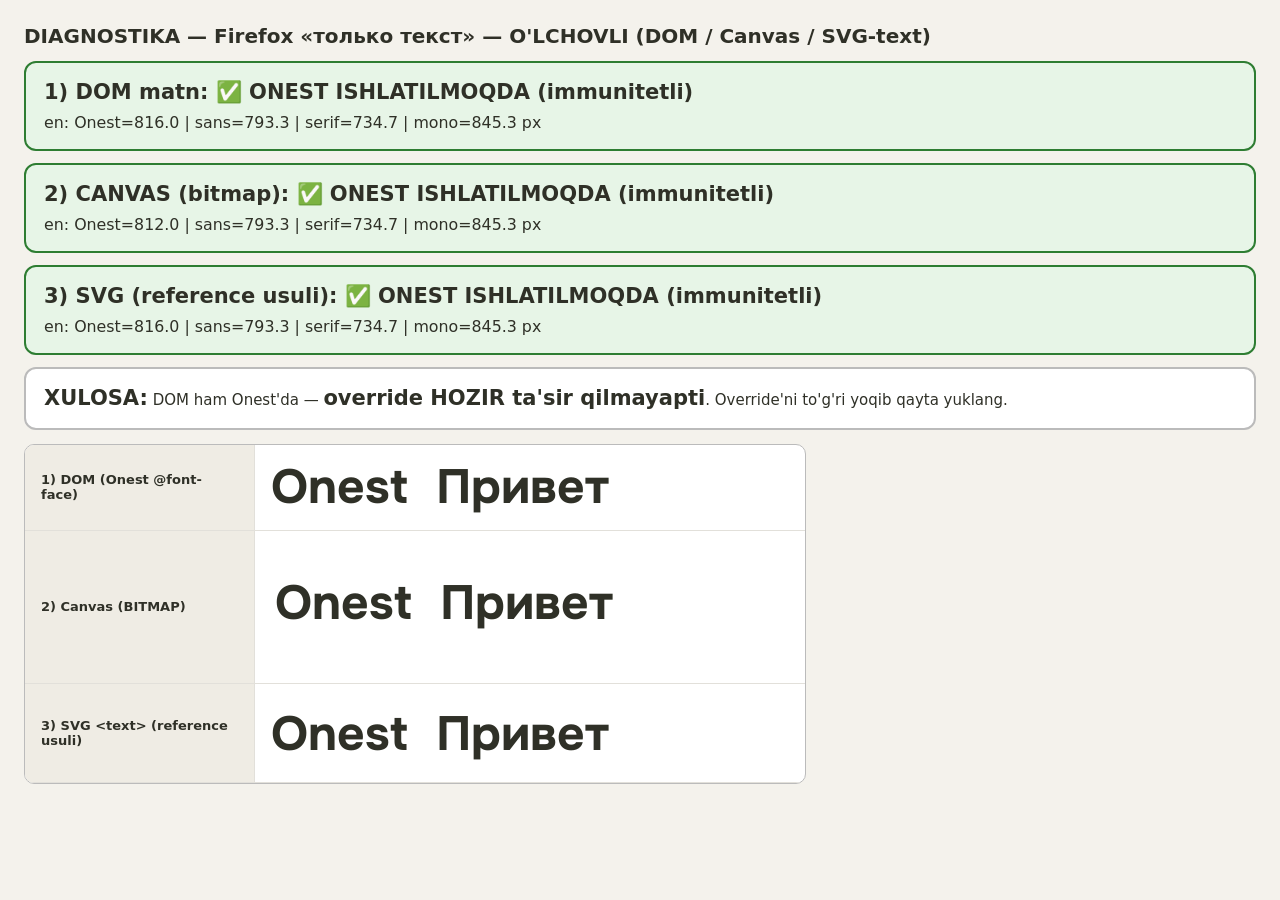
<file: _diag-font-override.html>
<!doctype html>
<html lang="ru">
<head>
<meta charset="utf-8">
<meta name="viewport" content="width=device-width, initial-scale=1">
<title>DIAG: font-override (только текст)</title>
<style>
  @font-face {
    font-family: "Onest";
    font-style: normal; font-weight: 100 900; font-display: swap;
    src: url("fonts/onest-variable-cyrillic.woff2") format("woff2");
    unicode-range: U+0301, U+0400-045F, U+0490-0491, U+04B0-04B1, U+2116;
  }
  @font-face {
    font-family: "Onest";
    font-style: normal; font-weight: 100 900; font-display: swap;
    src: url("fonts/onest-variable-latin.woff2") format("woff2");
    unicode-range: U+0000-00FF, U+0131, U+0152-0153, U+2000-206F;
  }
  body { margin: 24px; background: #f4f2ec; color: #2f3027;
         font-family: system-ui, sans-serif; }
  h1 { font-size: 20px; }
  .verdict { border-radius: 12px; padding: 14px 18px; margin: 12px 0;
             font-size: 19px; line-height: 1.45; border: 2px solid; }
  .verdict b { font-size: 21px; }
  .ok  { background: #e7f5e7; border-color: #2e7d32; }
  .bad { background: #fdecea; border-color: #c62828; }
  .neu { background: #fff; border-color: #bbb; font-size: 15px; }
  .grid { display: grid; grid-template-columns: 230px 1fr; gap: 0;
          border: 1px solid #bbb; border-radius: 10px; overflow: hidden;
          background: #fff; max-width: 780px; margin-top: 14px; }
  .grid > div { padding: 16px; border-bottom: 1px solid #e2e0da;
                display: flex; align-items: center; }
  .grid > .lbl { background: #efece4; font-size: 13px; font-weight: 600;
                 border-right: 1px solid #e2e0da; }
  .specimen { font-family: "Onest", sans-serif; font-weight: 700;
              font-size: 48px; line-height: 1.1; white-space: nowrap; }
  canvas { display: block; }
</style>
</head>
<body>
  <h1>DIAGNOSTIKA — Firefox «только текст» — O'LCHOVLI (DOM / Canvas / SVG-text)</h1>
  <div id="verdicts">
    <div class="verdict neu">O'lchanmoqda… (shriftlar yuklanishini kutmoqda)</div>
  </div>

  <div class="grid">
    <div class="lbl">1) DOM (Onest @font-face)</div>
    <div><span class="specimen">Onest&nbsp;&nbsp;Привет</span></div>
    <div class="lbl">2) Canvas (BITMAP)</div>
    <div><canvas id="cv" width="760" height="120"></canvas></div>
    <div class="lbl">3) SVG &lt;text&gt; (reference usuli)</div>
    <div>
      <svg width="420" height="66" viewBox="0 0 420 66">
        <text x="0" y="50" font-family="Onest, sans-serif" font-weight="700"
              font-size="48" fill="#2f3027">Onest&#160;&#160;Привет</text>
      </svg>
    </div>
  </div>

<script>
(async function () {
  const T = "Onest Привет ЖЫ 1234567890";
  const SIZE = 54, WEIGHT = 700;
  const svgNS = "http://www.w3.org/2000/svg";
  const box = document.getElementById("verdicts");

  function measureDOM(family) {
    const s = document.createElement("span");
    s.textContent = T;
    s.style.cssText = "position:absolute;left:-99999px;top:0;white-space:nowrap;" +
      "visibility:hidden;font-weight:" + WEIGHT + ";font-size:" + SIZE + "px;" +
      "font-family:" + family;
    document.body.appendChild(s);
    const w = s.getBoundingClientRect().width;
    s.remove();
    return w;
  }
  const ctx = document.createElement("canvas").getContext("2d");
  function measureCanvas(family) {
    ctx.font = WEIGHT + " " + SIZE + "px " + family;
    return ctx.measureText(T).width;
  }
  function measureSVG(family) {
    const svg = document.createElementNS(svgNS, "svg");
    svg.setAttribute("width", "10"); svg.setAttribute("height", "10");
    svg.style.cssText = "position:absolute;left:-99999px;top:0;";
    const t = document.createElementNS(svgNS, "text");
    t.setAttribute("font-size", SIZE);
    t.setAttribute("font-weight", WEIGHT);
    t.setAttribute("font-family", family);
    t.textContent = T;
    svg.appendChild(t);
    document.body.appendChild(svg);
    const w = t.getComputedTextLength();
    svg.remove();
    return w;
  }

  function verdict(label, wTarget, wSans, wSerif, wMono) {
    const eq = (a, b) => Math.abs(a - b) < 1;
    const overridden = eq(wTarget, wSans) || eq(wTarget, wSerif) || eq(wTarget, wMono);
    const div = document.createElement("div");
    div.className = "verdict " + (overridden ? "bad" : "ok");
    div.innerHTML = "<b>" + label + ": " +
      (overridden ? "❌ O'CHIRILGAN (override almashtiryapti)"
                  : "✅ ONEST ISHLATILMOQDA (immunitetli)") + "</b><br>" +
      "<small>en: Onest=" + wTarget.toFixed(1) + " | sans=" + wSans.toFixed(1) +
      " | serif=" + wSerif.toFixed(1) + " | mono=" + wMono.toFixed(1) + " px</small>";
    box.appendChild(div);
    return overridden;
  }

  try {
    await Promise.all([
      document.fonts.load(WEIGHT + " " + SIZE + "px Onest", "Onest"),
      document.fonts.load(WEIGHT + " " + SIZE + "px Onest", "Привет"),
    ]);
    await document.fonts.ready;
  } catch (e) {}

  box.innerHTML = "";

  const domOver = verdict("1) DOM matn",
    measureDOM("'Onest', sans-serif"),
    measureDOM("'__nofont__', sans-serif"),
    measureDOM("'__nofont__', serif"),
    measureDOM("'__nofont__', monospace"));
  const cvOver = verdict("2) CANVAS (bitmap)",
    measureCanvas("'Onest', sans-serif"),
    measureCanvas("'__nofont__', sans-serif"),
    measureCanvas("'__nofont__', serif"),
    measureCanvas("'__nofont__', monospace"));
  const svgOver = verdict("3) SVG <text> (reference usuli)",
    measureSVG("Onest, sans-serif"),
    measureSVG("__nofont__, sans-serif"),
    measureSVG("__nofont__, serif"),
    measureSVG("__nofont__, monospace"));

  const concl = document.createElement("div");
  const immuneFound = (!cvOver || !svgOver);
  concl.className = "verdict " + (!domOver ? "neu" : (immuneFound ? "ok" : "bad"));
  concl.innerHTML = !domOver
    ? "<b>XULOSA:</b> DOM ham Onest'da — <b>override HOZIR ta'sir qilmayapti</b>. Override'ni to'g'ri yoqib qayta yuklang."
    : "<b>XULOSA (override YONIQ):</b> DOM=" + (domOver ? "❌buzildi" : "✅OK") +
      ", Canvas=" + (cvOver ? "❌buzildi" : "✅OK") +
      ", SVG-text=" + (svgOver ? "❌buzildi" : "✅OK") + ".<br>" +
      (immuneFound
        ? "➡️ <b>Immunitetli yo'l TOPILDI</b> (" + (!svgOver ? "SVG-text" : "") +
          (!svgOver && !cvOver ? " va " : "") + (!cvOver ? "Canvas" : "") +
          ") — o'shani butun kontentga ishlatamiz."
        : "➡️ Ikkalasi ham buzildi → yagona yo'l <b>SVG-&lt;path&gt;</b>.");
  box.appendChild(concl);

  const cv = document.getElementById("cv");
  const c2 = cv.getContext("2d");
  const dpr = window.devicePixelRatio || 1;
  cv.width = 760 * dpr; cv.height = 120 * dpr;
  cv.style.width = "760px"; cv.style.height = "120px";
  c2.setTransform(dpr, 0, 0, dpr, 0, 0);
  c2.fillStyle = "#2f3027";
  c2.font = "700 48px 'Onest', sans-serif";
  c2.fillText("Onest  Привет", 4, 72);
})();
</script>
</body>
</html>
</file>
<file: css/style.css>
/* ТЗ-6: кириллица — Onest (GF v9, variable 100-900; реальные веса
   200/300/500 снова живые). Цифровые откалиброванные рендеры — Arial
   (TAB_DIGIT_FAMILY в JS): цифры Onest шире на ~9-20%% и не влезают. */
@font-face {
  font-family: "Onest";
  font-style: normal;
  font-weight: 100 900;
  font-display: swap;
  src: url("../fonts/onest-variable-cyrillic.woff2") format("woff2");
  unicode-range: U+0301, U+0400-045F, U+0490-0491, U+04B0-04B1, U+2116;
}

@font-face {
  font-family: "Onest";
  font-style: normal;
  font-weight: 100 900;
  font-display: swap;
  src: url("../fonts/onest-variable-latin.woff2") format("woff2");
  unicode-range:
    U+0000-00FF, U+0131, U+0152-0153, U+02BB-02BC, U+02C6, U+02DA, U+02DC,
    U+0304, U+0308, U+0329, U+2000-206F, U+20AC, U+2122, U+2191, U+2193, U+2212,
    U+2215, U+FFFD;
}

@font-face {
  font-family: "Sora";
  font-style: normal;
  font-weight: 100 800;
  font-display: block;
  src: url("../fonts/sora-variable-latin.woff2") format("woff2");
  unicode-range: U+0000-00FF;
}

@font-face {
  font-family: "Figtree";
  font-style: normal;
  font-weight: 300 900;
  font-display: block;
  src: url("../fonts/figtree-variable-latin.woff2") format("woff2");
  unicode-range: U+0000-00FF;
}

@font-face {
  font-family: "vsevn-nav-icons";
  src:
    url("../fonts/vsevn-nav-icons.woff2") format("woff2"),
    url("../fonts/vsevn-nav-icons.woff") format("woff");
  font-weight: normal;
  font-style: normal;
  font-display: block;
}

@font-face {
  font-family: "vsevn-select-arrow";
  src:
    url("../fonts/vsevn-select-arrow.woff2") format("woff2"),
    url("../fonts/vsevn-select-arrow.woff") format("woff");
  font-weight: normal;
  font-style: normal;
  font-display: block;
}

@font-face {
  font-family: "vsevn-icons";
  src:
    url("../fonts/vsevn-icons.woff2") format("woff2"),
    url("../fonts/vsevn-icons.woff") format("woff");
  font-weight: normal;
  font-style: normal;
  font-display: block;
}

@font-face {
  font-family: "vsevn-underline-dot";
  src:
    url("../fonts/vsevn-underline-dot.woff2") format("woff2"),
    url("../fonts/vsevn-underline-dot.woff") format("woff");
  font-weight: normal;
  font-style: normal;
  font-display: block;
}

@font-face {
  font-family: "vsevn-delete-hover";
  src:
    url("../fonts/vsevn-delete-hover.woff2") format("woff2"),
    url("../fonts/vsevn-delete-hover.woff") format("woff");
  font-weight: normal;
  font-style: normal;
  font-display: block;
}

@font-face {
  font-family: "vsevn-delete-states";
  src:
    url("../fonts/vsevn-delete-states.woff2") format("woff2"),
    url("../fonts/vsevn-delete-states.woff") format("woff");
  font-weight: normal;
  font-style: normal;
  font-display: block;
}

@font-face {
  font-family: "vsevn-delete-active";
  src:
    url("../fonts/vsevn-delete-active.woff2") format("woff2"),
    url("../fonts/vsevn-delete-active.woff") format("woff");
  font-weight: normal;
  font-style: normal;
  font-display: block;
}

[class^="vi-"],
[class*=" vi-"] {
  font-family: "vsevn-icons" !important;
  font-style: normal;
  font-weight: normal;
  font-variant: normal;
  text-transform: none;
  line-height: 1;
  speak: never;
  -webkit-font-smoothing: antialiased;
  -moz-osx-font-smoothing: grayscale;
}

.vi-ads::before {
  content: "\f015";
}

.vi-arrow::before {
  font-family: "vsevn-select-arrow" !important;
  content: "\f000";
}

.vi-clear {
  position: relative;
  display: inline-block;
  width: calc(1.5625 * var(--fvw, 1vw));
  height: calc(1.5625 * var(--fvw, 1vw));
  background: url("../icons/clear/clear.svg") center / contain no-repeat;
  flex-shrink: 0;
  font-size: 0;
  line-height: 0;
  overflow: hidden;
  vertical-align: top;
}

.vi-clear::before {
  content: "";
  display: none;
}

.vi-clear::after {
  content: "";
  position: absolute;
  top: 0;
  right: 0;
  bottom: 0;
  left: 0;
  background: url("../icons/clear/clear-hover.svg") center / contain no-repeat;
  opacity: 0;
  pointer-events: none;
}

.select-clear-wrapper:hover .vi-clear::after,
.select-clear-btn:hover .vi-clear::after,
.filepath-clear-wrapper:hover .vi-clear::after,
.filepath-clear-btn:hover .vi-clear::after,
.preview-close-wrapper:hover .vi-clear::after,
.log-preview-close:hover .vi-clear::after {
  opacity: 1;
}

.vi-companies::before {
  content: "\f012";
}

.vi-delete-hover::before {
  font-family: "vsevn-delete-states" !important;
  content: "\f001";
}

.vi-delete::before {
  font-family: "vsevn-delete-states" !important;
  content: "\f002";
}

.vi-delete {
  position: relative;
  display: inline-block;
  width: 1em;
  height: 1em;
  overflow: hidden;
}

.vi-delete::after {
  font-family: "vsevn-delete-states" !important;
  content: "\f001";
  font-style: normal;
  font-weight: normal;
  speak: never;
  -webkit-font-smoothing: antialiased;
  -moz-osx-font-smoothing: grayscale;
  position: absolute;
  top: 50%;
  left: 50%;
  transform: translate(-50%, -50%);
  font-size: 1em;
  line-height: 1;
  width: 1em;
  height: 1em;
  overflow: hidden;
  opacity: 0;
  transition: opacity 0.15s;
}

.vi-delete::before {
  transition: opacity 0.15s;
}

.vi-docx::before {
  content: "\f00f";
}

.vi-email-hover::before {
  content: "\f00d";
}

.vi-email-settings-hover::before {
  content: "\f00b";
}

.vi-email-settings::before {
  content: "\f00c";
}

.vi-email::before {
  content: "\f00e";
}

.vi-html::before {
  content: "\f00a";
}

.vi-import::before {
  content: "\f009";
}

.vi-journal-hover::before {
  content: "\f007";
}

.vi-journal::before {
  content: "\f008";
}

.vi-paperclip::before {
  content: "\f006";
}

.vi-paperclip {
  position: relative;
  display: inline-block;
}

.has-static-icon::before,
.has-static-icon::after {
  content: "" !important;
  display: none !important;
}

.vi-paperclip.has-static-icon {
  width: calc(0.72917 * var(--fvw, 1vw));
  height: calc(1.77083 * var(--fvw, 1vw));
  font-size: 0;
  line-height: 0;
}

.select-arrow-icon.has-static-icon {
  position: relative;
  width: 100%;
  height: 100%;
  font-size: 0;
  line-height: 0;
  transform-origin: center;
}

.icon.has-static-icon {
  position: relative;
}

.vi-rollback.has-static-icon,
.vi-delete.has-static-icon,
.warning-icon.has-static-icon {
  position: relative;
  display: inline-block;
  width: calc(1.875 * var(--fvw, 1vw));
  height: calc(1.875 * var(--fvw, 1vw));
  font-size: 0;
  line-height: 0;
}

.static-icon-svg {
  position: absolute;
  top: 0;
  right: 0;
  bottom: 0;
  left: 0;
  display: block;
  width: 100%;
  height: 100%;
  overflow: visible;
  pointer-events: none;
  shape-rendering: geometricPrecision;
  transition: opacity 0.15s;
}

.static-icon-hover,
.static-icon-active {
  opacity: 0;
}

.paperclip-btn:not([disabled]):hover
  .vi-paperclip.has-static-icon
  .static-icon-default,
.rollback-btn:not(.is-rolled):hover
  .vi-rollback.has-static-icon
  .static-icon-default,
.delete-btn:hover .vi-delete.has-static-icon .static-icon-default,
.delete-btn:active .vi-delete.has-static-icon .static-icon-default,
.delete-btn.is-pressed .vi-delete.has-static-icon .static-icon-default {
  opacity: 0;
}

.paperclip-btn:not([disabled]):hover
  .vi-paperclip.has-static-icon
  .static-icon-hover,
.rollback-btn:not(.is-rolled):hover
  .vi-rollback.has-static-icon
  .static-icon-hover,
.delete-btn:hover .vi-delete.has-static-icon .static-icon-hover {
  opacity: 1;
}

.delete-btn:active .vi-delete.has-static-icon .static-icon-hover,
.delete-btn.is-pressed .vi-delete.has-static-icon .static-icon-hover {
  opacity: 0;
}

.delete-btn:active .vi-delete.has-static-icon .static-icon-active,
.delete-btn.is-pressed .vi-delete.has-static-icon .static-icon-active {
  opacity: 1;
}

.vi-resume-hover::before {
  content: "\f004";
}

.vi-resume::before {
  content: "\f005";
}

.vi-rollback::before {
  content: "\f003";
}

.vi-rollback {
  position: relative;
  display: inline-block;
  width: 1em;
  height: 1em;
  overflow: hidden;
}

.vi-warning::before {
  content: "\f002";
}

.vi-xlsx::before {
  content: "\f001";
}

.vi-xml::before {
  content: "\f000";
}

*,
*::before,
*::after {
  box-sizing: border-box;
  margin: 0;
  padding: 0;
}

html {
  width: 100%;
  min-height: 100%;
  overflow-x: hidden;
  overflow-y: scroll;
  scrollbar-gutter: stable;
  scrollbar-width: none;
}

html::-webkit-scrollbar {
  display: none;
}

body {
  width: 100%;
  min-height: 100%;
  overflow: hidden;
  -webkit-text-size-adjust: none;
  -moz-text-size-adjust: none;
  text-size-adjust: none;
}

#zoomFrame {
  transform-origin: 0 0;
  width: 100%;
  min-height: 100vh;
  overflow-x: hidden;
}

body {
  font-family: "Onest", sans-serif;
  background: #fffcec;
  color: #333333;
  font-size: calc(1.02917 * var(--fvw, 1vw));
  line-height: 1.4;
}

button,
input,
select {
  font: inherit;
}

a {
  font-family: "Onest", sans-serif;
}

.topbar {
  display: flex;
  align-items: center;
  width: 100%;
  height: calc(2.85365 * var(--fvw, 1vw));
  background-color: #fed839;
  padding-left: calc(3.07292 * var(--fvw, 1vw));
  border-top: var(--ui-hairline, calc(0.05208 * var(--fvw, 1vw))) solid #bda300;
  overflow: hidden;
  box-sizing: border-box;
}

.main-nav {
  display: flex;
  align-items: center;
  height: 100%;
  gap: calc(1.45833 * var(--fvw, 1vw));
  margin-left: calc(1.35417 * var(--fvw, 1vw));
}

.logo {
  display: block;
  width: calc(9.32292 * var(--fvw, 1vw));
  height: calc(1.66667 * var(--fvw, 1vw));
  line-height: 1;
  text-decoration: none;
}

.logo svg {
  display: block;
  width: calc(9.32292 * var(--fvw, 1vw));
  height: calc(1.66667 * var(--fvw, 1vw));
}

.nav-link {
  display: inline-flex;
  align-items: center;
  gap: calc(0.72917 * var(--fvw, 1vw));
  height: calc(2.4 * var(--fvw, 1vw));
  color: rgba(98, 86, 14, 0.7);
  font-size: 0;
  font-weight: 300;
  line-height: 1;
  overflow: visible;
  text-decoration: none;
  text-transform: uppercase;
  transition: color 0.15s ease-in-out;
}

.nav-link > svg {
  height: calc(1.66667 * var(--fvw, 1vw));
  flex-shrink: 0;
}
.nav-link[data-tab="ads"] > svg {
  width: calc(1.45833 * var(--fvw, 1vw));
}
.nav-link[data-tab="letters"] > svg {
  width: calc(1.875 * var(--fvw, 1vw));
}
.nav-link[data-tab="import"] > svg {
  width: calc(1.71875 * var(--fvw, 1vw));
}
.nav-link[data-tab="companies"] > svg {
  width: calc(1.71875 * var(--fvw, 1vw));
}
.nav-link[data-tab="resume"] > svg {
  width: calc(1.66667 * var(--fvw, 1vw));
}
.nav-link[data-tab="managers"] > svg {
  width: calc(1.66667 * var(--fvw, 1vw));
}

.nav-link[data-tab="ads"] .nav-text {
  width: calc(7.1875 * var(--fvw, 1vw));
  flex: 0 0 auto;
}
.nav-link[data-tab="letters"] .nav-text {
  width: calc(18.5 * var(--fvw, 1vw));
  flex: 0 0 auto;
}
.nav-link[data-tab="import"] .nav-text {
  width: calc(14 * var(--fvw, 1vw));
  flex: 0 0 auto;
}
.nav-link[data-tab="companies"] .nav-text {
  width: calc(8 * var(--fvw, 1vw));
  flex: 0 0 auto;
}
.nav-link[data-tab="resume"] .nav-text {
  width: calc(8 * var(--fvw, 1vw));
  flex: 0 0 auto;
}
.nav-link[data-tab="managers"] .nav-text {
  width: calc(17 * var(--fvw, 1vw));
  flex: 0 0 auto;
}

.nav-text {
  display: inline-flex;
  align-items: center;
  flex: 1 1 auto;
  font-size: 0;
  font-weight: 300;
  height: calc(1.25 * var(--fvw, 1vw));
  line-height: 0;
  overflow: hidden;
  white-space: nowrap;
}

.nav-text .svg-label {
  width: 100%;
  height: calc(1.25 * var(--fvw, 1vw));
}

.nav-link.active {
  color: #ff0000;
  font-weight: 400;
}

.nav-link:hover {
  color: #ff0000;
}

.nav-link.active .nav-text {
  font-weight: 400;
}

.icon {
  position: relative;
  display: inline-flex;
  align-items: center;
  justify-content: center;
  width: calc(2.29167 * var(--fvw, 1vw));
  height: calc(2.29167 * var(--fvw, 1vw));
  color: currentColor;
  font-family: "vsevn-nav-icons" !important;
  font-size: calc(1.77083 * var(--fvw, 1vw)) !important;
  font-style: normal;
  font-weight: normal !important;
  font-variant: normal;
  line-height: 1 !important;
  overflow: visible;
  text-transform: none;
  -webkit-font-smoothing: antialiased;
  -moz-osx-font-smoothing: grayscale;
}

.icon::before,
.icon::after {
  position: absolute;
  top: 0;
  right: 0;
  bottom: 0;
  left: 0;
  display: flex;
  align-items: center;
  justify-content: center;
  width: 100%;
  height: 100%;
  transition: opacity 0.15s ease-in-out;
}

.icon::before {
  opacity: 1;
}

.icon::after {
  opacity: 0;
}

/* Hover & Active States */
.nav-link:hover .icon::before,
.nav-link.active .icon::before {
  opacity: 0;
}

.nav-link:hover .icon::after,
.nav-link.active .icon::after {
  opacity: 1;
}

/* ads tab */
.icon-ads::before {
  content: "\f10d";
}
.icon-ads::after {
  content: "\f10e";
}

/* import tab */
.icon-import::before {
  content: "\f109";
}
.icon-import::after {
  content: "\f10a";
}

/* companies tab */
.icon-companies::before {
  content: "\f10b";
}
.icon-companies::after {
  content: "\f10c";
}

/* resume tab */
.icon-resume::before {
  content: "\f103";
}
.icon-resume::after {
  content: "\f104";
}

/* managers tab */
.icon-managers::before {
  content: "\f105";
}
.icon-managers::after {
  content: "\f106";
}

.page-wrapper {
  background: #fffcec;
  padding: calc(1.61458 * var(--fvw, 1vw)) calc(1.04167 * var(--fvw, 1vw)) 0;
  display: flex;
  flex-direction: column;
  gap: 0;
}

.bottom-stripe {
  position: relative;
  z-index: 0;
  margin: 0;
  padding: 0 0
    clamp(
      0px,
      calc((calc(100 * var(--fvw, 1vw)) - 1440px) / (1920 - 1440) * 31px),
      31px
    );
  min-height: calc(2.5 * var(--fvw, 1vw));
  background: #fffcec;
}

.bottom-stripe.is-empty {
  background: #faf2b9;
}

.main-container {
  background: #ffffff;
  width: calc(97.96875 * var(--fvw, 1vw));
  height: calc(13.80208 * var(--fvw, 1vw));
  margin: 0;
  padding: calc(1.97917 * var(--fvw, 1vw)) calc(1.77083 * var(--fvw, 1vw)) 0;
  position: relative;
  z-index: 20;
  overflow: visible;
}

.page-title {
  font-size: 0;
  line-height: 0;
  font-weight: 400;
  color: #62560e;
  margin: 0 0 calc(1.47083 * var(--fvw, 1vw)) calc(0.51458 * var(--fvw, 1vw));
  letter-spacing: 0;
  min-height: calc(1.92708 * var(--fvw, 1vw));
}

.date-row {
  display: flex;
  gap: calc(0.52083 * var(--fvw, 1vw));
  margin-bottom: calc(0.58802 * var(--fvw, 1vw));
  align-items: center;
}

.date-field {
  position: relative;
  display: inline-flex;
  align-items: center;
  justify-content: center;
  gap: calc(0.625 * var(--fvw, 1vw));
  width: calc(11.82292 * var(--fvw, 1vw));
  height: calc(2.60417 * var(--fvw, 1vw));
  background: #fffefb;
  border: 0;
  border-radius: calc(0.3125 * var(--fvw, 1vw));
  padding: 0 calc(0.390625 * var(--fvw, 1vw));
  box-shadow: inset 0 0 0
    var(--ui-control-line, calc(0.02604 * var(--fvw, 1vw))) #efe8cd;
  box-sizing: border-box;
  cursor: pointer;
  flex-shrink: 0;
  transition: box-shadow 0.15s;
}

.date-field[data-date-role="to"] {
  gap: calc(0.72917 * var(--fvw, 1vw));
}

.date-field:hover {
  box-shadow: inset 0 0 0
    var(--ui-control-line, calc(0.02604 * var(--fvw, 1vw))) #0087fc;
}

.date-field.is-calendar-open {
  background: #ffffff;
  box-shadow: inset 0 0 0
    var(--ui-control-strong-line, calc(0.07813 * var(--fvw, 1vw))) #0087fc;
}

.date-label {
  display: flex;
  align-items: center;
  font-size: 0;
  line-height: 0;
  color: #62560e;
  font-weight: 300;
  text-transform: uppercase;
  letter-spacing: 0;
  white-space: nowrap;
  flex-shrink: 0;
  width: calc(4.2708 * var(--fvw, 1vw));
}

.date-input {
  width: calc(6.02917 * var(--fvw, 1vw));
  height: calc(1.25 * var(--fvw, 1vw));
  margin-left: calc(0.36771 * var(--fvw, 1vw));
  border: 0;
  outline: 0;
  padding: 0;
  background: transparent;
  color: #0076ff;
  font-weight: 400;
}

.date-field.rendered .date-input {
  position: absolute;
  top: 0;
  right: 0;
  bottom: 0;
  left: 0;
  width: auto;
  height: auto;
  color: transparent;
  caret-color: transparent;
  font-size: 0;
  z-index: 2;
  cursor: pointer;
}

.date-value-render {
  position: static;
  width: calc(5.72917 * var(--fvw, 1vw));
  height: calc(1.5625 * var(--fvw, 1vw));
  display: flex;
  align-items: center;
  font-size: 0;
  line-height: 0;
  color: #0087fc;
  font-weight: 400;
  letter-spacing: 0;
  pointer-events: none;
  z-index: 1;
}

.date-field[data-date-role="to"] .date-value-render {
  width: calc(5.72917 * var(--fvw, 1vw));
}

.date-calendar {
  position: fixed;
  width: calc(14.89583 * var(--fvw, 1vw));
  padding: calc(0.5208 * var(--fvw, 1vw));
  background: #ffffff;
  border: var(--ui-half-line, calc(0.0156 * var(--fvw, 1vw))) solid
    rgba(98, 86, 14, 0.18);
  border-radius: calc(0.4167 * var(--fvw, 1vw));
  box-shadow: 0 calc(0.5208 * var(--fvw, 1vw)) calc(1.5625 * var(--fvw, 1vw))
    rgba(98, 86, 14, 0.18);
  box-sizing: border-box;
  font-family: "Onest", sans-serif;
  z-index: 2000;
}

.date-calendar[hidden] {
  display: none;
}

.date-calendar-header {
  display: flex;
  align-items: center;
  justify-content: space-between;
  margin-bottom: calc(0.4167 * var(--fvw, 1vw));
}

.date-calendar-title {
  display: flex;
  align-items: center;
  gap: calc(0.2604 * var(--fvw, 1vw));
}

.date-calendar-picker {
  position: relative;
}

.date-calendar-select {
  display: flex;
  align-items: center;
  justify-content: space-between;
  gap: calc(0.2083 * var(--fvw, 1vw));
  height: calc(1.66667 * var(--fvw, 1vw));
  min-width: calc(5.41667 * var(--fvw, 1vw));
  border: 0;
  border-radius: calc(0.2083 * var(--fvw, 1vw));
  padding: 0 calc(0.3125 * var(--fvw, 1vw));
  background: rgba(255, 254, 251, 0.9);
  color: #62560e;
  font-family: inherit;
  font-size: 0;
  font-weight: 300;
  line-height: 0;
  outline: 0;
  cursor: pointer;
}

.date-calendar-select:hover,
.date-calendar-select:focus,
.date-calendar-picker.is-open .date-calendar-select {
  background: rgba(0, 135, 252, 0.08);
  box-shadow: none;
}

.date-calendar-year {
  min-width: calc(3.85417 * var(--fvw, 1vw));
}

.date-calendar-select-arrow {
  display: inline-flex;
  align-items: center;
  justify-content: center;
  width: calc(0.7292 * var(--fvw, 1vw));
  height: calc(0.7292 * var(--fvw, 1vw));
  color: #0087fc;
  font-size: 0;
  line-height: 0;
}

.date-calendar-menu {
  position: absolute;
  top: calc(100% + calc(0.1563 * var(--fvw, 1vw)));
  left: 0;
  min-width: 100%;
  width: max-content;
  max-height: calc(12.5 * var(--fvw, 1vw));
  padding: calc(0.1563 * var(--fvw, 1vw)) 0;
  overflow-y: auto;
  background: #ffffff;
  border: var(--ui-half-line, calc(0.0156 * var(--fvw, 1vw))) solid
    rgba(98, 86, 14, 0.18);
  border-radius: calc(0.2083 * var(--fvw, 1vw));
  box-shadow: 0 calc(0.4167 * var(--fvw, 1vw)) calc(1.0417 * var(--fvw, 1vw))
    rgba(98, 86, 14, 0.16);
  box-sizing: border-box;
  z-index: 3;
}

.date-calendar-menu[hidden] {
  display: none;
}

.date-calendar-menu[data-calendar-month-menu] {
  left: -calc(1.5625 * var(--fvw, 1vw));
  display: grid;
  grid-template-columns: repeat(2, minmax(0, 1fr));
  gap: calc(0.10417 * var(--fvw, 1vw));
  width: calc(13.85417 * var(--fvw, 1vw));
  max-height: none;
  padding: calc(0.20833 * var(--fvw, 1vw));
  overflow: visible;
}

.date-calendar-menu[data-calendar-month-menu][hidden] {
  display: none;
}

.date-calendar-menu[data-calendar-month-menu] .date-calendar-option {
  justify-content: flex-start;
  min-height: calc(1.66667 * var(--fvw, 1vw));
  padding: 0 calc(0.3125 * var(--fvw, 1vw));
  text-align: left;
}

.date-calendar-menu[data-calendar-month-menu] .date-calendar-option.is-selected,
.date-calendar-menu[data-calendar-month-menu]
  .date-calendar-option.is-selected:hover {
  box-shadow: inset 0 0 0 var(--ui-hairline, calc(0.05208 * var(--fvw, 1vw)))
    #0087fc;
}

.date-calendar-menu::-webkit-scrollbar {
  width: calc(0.3125 * var(--fvw, 1vw));
}

.date-calendar-menu::-webkit-scrollbar-track {
  background: rgba(98, 86, 14, 0.08);
  border-radius: calc(0.1563 * var(--fvw, 1vw));
}

.date-calendar-menu::-webkit-scrollbar-thumb {
  background: rgba(0, 135, 252, 0.35);
  border-radius: calc(0.1563 * var(--fvw, 1vw));
}

.date-calendar-option {
  display: flex;
  align-items: center;
  width: 100%;
  min-height: calc(1.66667 * var(--fvw, 1vw));
  border: 0;
  padding: 0 calc(0.4167 * var(--fvw, 1vw));
  background: transparent;
  color: #62560e;
  font-family: inherit;
  font-size: 0;
  font-weight: 300;
  line-height: 0;
  letter-spacing: 0;
  text-align: left;
  cursor: pointer;
}

.date-calendar-option:hover {
  background: rgba(0, 135, 252, 0.1);
  color: #0087fc;
}

.date-calendar-option.is-selected,
.date-calendar-option.is-selected:hover {
  background: rgba(0, 135, 252, 0.1);
  color: #0087fc;
  font-weight: 300;
  box-shadow: inset calc(0.1563 * var(--fvw, 1vw)) 0 0 #0087fc;
}

.date-calendar-option.is-selected svg text,
.date-calendar-day.is-selected svg text {
  font-weight: 300;
}

.date-calendar-option.is-disabled,
.date-calendar-option.is-disabled:hover {
  background: transparent;
  color: rgba(98, 86, 14, 0.25);
  box-shadow: none;
  cursor: not-allowed;
}

.date-calendar-nav {
  display: flex;
  align-items: center;
  justify-content: center;
  width: calc(1.66667 * var(--fvw, 1vw));
  height: calc(1.66667 * var(--fvw, 1vw));
  border: 0;
  border-radius: calc(0.2083 * var(--fvw, 1vw));
  background: rgba(0, 135, 252, 0.08);
  color: #0087fc;
  font-family: inherit;
  font-size: 0;
  font-weight: 300;
  line-height: 0;
  cursor: pointer;
}

.date-calendar-nav:hover {
  background: rgba(0, 135, 252, 0.16);
}

.date-calendar-nav:disabled,
.date-calendar-nav:disabled:hover {
  background: rgba(98, 86, 14, 0.05);
  color: rgba(98, 86, 14, 0.25);
  cursor: not-allowed;
}

.date-calendar-weekdays,
.date-calendar-grid {
  display: grid;
  grid-template-columns: repeat(7, 1fr);
  gap: calc(0.1042 * var(--fvw, 1vw));
}

.date-calendar-weekday {
  display: flex;
  align-items: center;
  justify-content: center;
  height: calc(1.5625 * var(--fvw, 1vw));
  color: rgba(98, 86, 14, 0.55);
  font-size: 0;
  font-weight: 300;
  line-height: 0;
  letter-spacing: 0;
  text-align: center;
  text-transform: uppercase;
}

.date-calendar-weekdays {
  margin-bottom: calc(0.15625 * var(--fvw, 1vw));
}

.date-calendar-day {
  display: flex;
  align-items: center;
  justify-content: center;
  height: calc(1.5625 * var(--fvw, 1vw));
  border: 0;
  border-radius: calc(0.2083 * var(--fvw, 1vw));
  background: transparent;
  color: #62560e;
  font-family: inherit;
  font-size: 0;
  font-weight: 300;
  line-height: 0;
  letter-spacing: 0;
  cursor: pointer;
}

.date-calendar-select .svg-label,
.date-calendar-option .svg-label {
  height: calc(1.5625 * var(--fvw, 1vw));
}

.date-calendar-select [data-calendar-month-label],
.date-calendar-select [data-calendar-year-label],
.date-calendar-option,
.date-calendar-weekday,
.date-calendar-day {
  font-family: "Onest", sans-serif;
}

.date-calendar-chevron {
  display: block;
  width: calc(0.8333 * var(--fvw, 1vw));
  height: calc(0.8333 * var(--fvw, 1vw));
  overflow: visible;
  pointer-events: none;
}

.date-calendar-weekday .svg-label {
  height: calc(1.5625 * var(--fvw, 1vw));
}

.date-calendar-day .svg-label {
  height: calc(1.5625 * var(--fvw, 1vw));
}

.date-calendar-day:hover {
  background: rgba(0, 135, 252, 0.1);
  color: #0087fc;
}

.date-calendar-day.is-outside {
  color: rgba(98, 86, 14, 0.35);
}

.date-calendar-day.is-today {
  box-shadow: inset 0 0 0 var(--ui-hairline, calc(0.0521 * var(--fvw, 1vw)))
    rgba(0, 135, 252, 0.35);
}

.date-calendar-day.is-selected {
  background: rgba(0, 135, 252, 0.12);
  color: #0087fc;
  font-weight: 300;
  box-shadow: inset 0 0 0 var(--ui-hairline, calc(0.0521 * var(--fvw, 1vw)))
    rgba(0, 135, 252, 0.45);
}

.date-calendar-day.is-selected:hover {
  background: rgba(0, 135, 252, 0.16);
  color: #0087fc;
}

.date-calendar-day.is-disabled,
.date-calendar-day.is-disabled:hover {
  background: transparent;
  color: rgba(98, 86, 14, 0.25);
  box-shadow: none;
  cursor: not-allowed;
}

.svg-label {
  display: inline-block;
  flex: 0 0 auto;
  overflow: visible;
  pointer-events: none;
  vertical-align: top;
}

.nav-text .svg-label {
  width: 100%;
  height: calc(1.25 * var(--fvw, 1vw));
}

.nav-icon-img .svg-label,
.icon .svg-label {
  width: calc(2.29167 * var(--fvw, 1vw));
  height: calc(2.29167 * var(--fvw, 1vw));
}

.page-title .svg-label {
  height: calc(1.92708 * var(--fvw, 1vw));
}

.date-label .svg-label {
  height: calc(1.35417 * var(--fvw, 1vw));
}

.date-label .svg-label text {
  font-weight: 300;
}

.date-value-render .svg-label text {
  font-weight: 400;
}

.field-label .svg-label,
.check-label .svg-label {
  height: calc(1.35417 * var(--fvw, 1vw));
}

.import-btn .svg-label {
  height: calc(1.5625 * var(--fvw, 1vw));
}

.import-btn.has-type .svg-label {
  height: calc(1.5625 * var(--fvw, 1vw));
}

.date-value-render .svg-label,
.select-value-text .svg-label,
.select-option .svg-label,
.log-title .svg-label,
.log-empty-state .svg-label,
.log-table .svg-label {
  max-width: 100%;
}

.check-field {
  display: inline-flex;
  align-items: center;
  gap: calc(1.04167 * var(--fvw, 1vw));
  height: calc(1.82292 * var(--fvw, 1vw));
  margin-left: calc(1.5625 * var(--fvw, 1vw));
  cursor: pointer;
  user-select: none;
  flex-shrink: 0;
}

.check-input {
  width: calc(1.3542 * var(--fvw, 1vw));
  height: calc(1.3542 * var(--fvw, 1vw));
  flex-shrink: 0;
  margin: 0;
  appearance: none;
  -webkit-appearance: none;
  border: calc(0.07292 * var(--fvw, 1vw)) solid rgba(142, 142, 147, 0.82);
  border-radius: calc(0.15625 * var(--fvw, 1vw));
  background: #ffffff;
  box-shadow: none;
  cursor: pointer;
  transition: border-color 0.15s;
  box-sizing: border-box;
  outline: none;
}

.check-input:hover {
  border-color: #0087fc;
}

.check-input:focus,
.check-input:active {
  border-color: #0087fc;
}

.check-input:checked {
  background-color: #ffffff;
  border-color: #0087fc;
  box-shadow: inset 0 0 0
    var(--ui-checkbox-fill-line, calc(0.3125 * var(--fvw, 1vw))) #0087fc;
  background-image: none;
  position: relative;
}

.check-input:checked:hover,
.check-input:checked:focus,
.check-input:checked:active {
  border-color: #0087fc;
}

.check-input:checked::after {
  display: none;
}

.check-label {
  font-size: 0;
  line-height: 0;
  cursor: pointer;
  display: inline-flex;
  align-items: center;
}

.date-row .check-field:nth-child(3) {
  margin-left: calc(3.95833 * var(--fvw, 1vw));
}

.date-row .check-field:nth-child(4) {
  margin-left: calc(2.91667 * var(--fvw, 1vw));
}

.date-row .check-field:nth-child(3) .check-label {
  width: calc(16.1979 * var(--fvw, 1vw));
}

.date-row .check-field:nth-child(4) .check-label {
  width: calc(13.4375 * var(--fvw, 1vw));
}

.check-label .svg-label text {
  font-family: "Onest", sans-serif;
  font-weight: 300;
}

.check-input:checked ~ .check-label svg text {
  fill: #0f0f0f;
}

.import-controls {
  display: grid;
  grid-template-columns: minmax(0, 1fr) calc(1.47083 * var(--fvw, 1vw)) auto;
  align-items: flex-end;
  gap: calc(0.44115 * var(--fvw, 1vw));
  min-width: 0;
  max-width: 100%;
}

.field-label {
  display: block;
  font-size: 0;
  font-weight: 300;
  line-height: 0;
  color: #82752e;
  margin: 0 0 calc(0.36771 * var(--fvw, 1vw)) calc(0.29427 * var(--fvw, 1vw));
  white-space: nowrap;
  min-height: calc(1.35417 * var(--fvw, 1vw));
}

.select-group {
  width: calc(24.21875 * var(--fvw, 1vw));
  flex-shrink: 0;
}

.custom-select {
  position: relative;
  width: calc(24.21875 * var(--fvw, 1vw));
}

.custom-select.open {
  z-index: 3000;
}

.select-trigger {
  display: flex;
  align-items: center;
  height: calc(2.60417 * var(--fvw, 1vw));
  background: #fffefb;
  border: 0;
  border-radius: calc(0.3125 * var(--fvw, 1vw));
  padding: 0 calc(0.83333 * var(--fvw, 1vw)) 0 calc(1.19792 * var(--fvw, 1vw));
  box-shadow: inset 0 0 0
    var(--ui-control-line, calc(0.02604 * var(--fvw, 1vw))) #efe8cd;
  cursor: pointer;
  user-select: none;
  transition: box-shadow 0.15s;
  box-sizing: border-box;
}

.select-trigger:hover {
  box-shadow: inset 0 0 0
    var(--ui-control-line, calc(0.02604 * var(--fvw, 1vw))) #0087fc;
}

.custom-select.open .select-trigger {
  background: #ffffff;
  box-shadow: inset 0 0 0
    var(--ui-control-strong-line, calc(0.07813 * var(--fvw, 1vw))) #0087fc;
  border-radius: calc(0.3125 * var(--fvw, 1vw)) calc(0.3125 * var(--fvw, 1vw)) 0
    0;
}

.select-value-text {
  display: flex;
  align-items: center;
  flex: 1;
  height: calc(1.5625 * var(--fvw, 1vw));
  font-family: "Onest", sans-serif;
  font-size: 0;
  font-weight: 300;
  line-height: 0;
  letter-spacing: 0;
  color: #d0cdb7;
  overflow: visible;
  white-space: nowrap;
  transition: color 0.1s;
}

.select-group .field-label {
  margin-left: calc(0.29427 * var(--fvw, 1vw));
}

.filepath-group .field-label {
  margin-left: calc(0.29427 * var(--fvw, 1vw));
}

.select-value-text .svg-label {
  height: calc(1.5625 * var(--fvw, 1vw));
}

.select-value-text.has-value {
  color: #62560e;
  font-weight: 300;
}

.select-right-controls {
  display: flex;
  align-items: center;
  gap: calc(0.52083 * var(--fvw, 1vw));
  flex-shrink: 0;
  margin-left: calc(0.3125 * var(--fvw, 1vw));
}

.select-clear-btn {
  background: none;
  border: none;
  padding: 0;
  cursor: pointer;
  display: flex;
  align-items: center;
  justify-content: center;
  width: calc(1.5625 * var(--fvw, 1vw));
  height: calc(1.5625 * var(--fvw, 1vw));
  flex-shrink: 0;
  color: #62560e;
}

.select-clear-img {
  display: inline-block;
  width: calc(1.5625 * var(--fvw, 1vw));
  height: calc(1.5625 * var(--fvw, 1vw));
  font-size: 0;
  color: currentColor;
  line-height: 0;
  opacity: 1;
  pointer-events: none;
  transition: color 0.08s ease;
}

.select-clear-wrapper:hover .select-clear-btn,
.select-clear-btn:hover {
  color: #2e2806;
}

.select-arrow {
  flex-shrink: 0;
  display: inline-flex;
  align-items: center;
  justify-content: center;
  width: calc(1.5625 * var(--fvw, 1vw));
  height: calc(1.44688 * var(--fvw, 1vw));
  padding: calc(0.52083 * var(--fvw, 1vw));
  background: #ffffff;
  box-sizing: border-box;
  pointer-events: none;
}

.select-arrow-icon {
  display: inline-flex;
  align-items: center;
  justify-content: center;
  width: 100%;
  height: 100%;
  color: #62560e;
  font-size: calc(0.52083 * var(--fvw, 1vw));
  font-style: normal;
  font-weight: normal;
  line-height: 1;
  transition: transform 0.15s;
  flex-shrink: 0;
  speak: never;
  -webkit-font-smoothing: antialiased;
  -moz-osx-font-smoothing: grayscale;
}

.select-arrow-icon::before {
  display: block;
}

.custom-select.open .select-arrow-icon {
  transform: rotate(180deg);
}

.select-dropdown {
  display: none;
  position: fixed;
  width: calc(24.21875 * var(--fvw, 1vw));
  background: #ffffff;
  border: 0;
  border-radius: 0 0 calc(0.3125 * var(--fvw, 1vw))
    calc(0.3125 * var(--fvw, 1vw));
  box-sizing: border-box;
  z-index: 10000;
  max-height: calc(27.1875 * var(--fvw, 1vw));
  overflow-y: auto;
  box-shadow: 0 calc(0.20833 * var(--fvw, 1vw)) calc(0.78125 * var(--fvw, 1vw))
    0 rgba(0, 0, 0, 0.12);
  scrollbar-width: none;
}

.select-dropdown::after {
  content: "";
  position: absolute;
  top: 0;
  right: 0;
  bottom: 0;
  left: 0;
  border-radius: inherit;
  box-shadow:
    inset var(--ui-control-strong-line, calc(0.07813 * var(--fvw, 1vw))) 0 0
      #0087fc,
    inset
      calc(var(--ui-control-strong-line, calc(0.07813 * var(--fvw, 1vw))) * -1)
      0 0 #0087fc,
    inset 0
      calc(var(--ui-control-strong-line, calc(0.07813 * var(--fvw, 1vw))) * -1)
      0 #0087fc;
  pointer-events: none;
  z-index: 2;
}

.select-dropdown::-webkit-scrollbar {
  display: none;
}

.custom-select.open .select-dropdown {
  display: block;
}

.select-option {
  height: calc(2.60417 * var(--fvw, 1vw));
  display: flex;
  align-items: center;
  padding: 0 calc(0.83333 * var(--fvw, 1vw));
  font-family: "Onest", sans-serif;
  font-size: 0;
  font-weight: 300;
  line-height: 0;
  letter-spacing: 0;
  color: rgba(78, 74, 74, 0.8);
  background: #ffffff;
  border: 0;
  box-shadow: inset 0
    calc(var(--ui-control-line, calc(0.02604 * var(--fvw, 1vw))) * -1) 0
    rgba(0, 0, 0, 0.035);
  cursor: pointer;
  transition: background 0.1s;
}

.select-option:last-child {
  box-shadow: none;
}

.select-option:hover {
  background: #ffdf3b;
  color: #00a6ff;
}

.select-option.is-selected {
  background: #f6fbff;
  color: #00a6ff;
}

.select-option.is-selected:hover {
  background: #ffdf3b;
  color: #00a6ff;
}

.filepath-group {
  position: relative;
  z-index: 0;
  width: 100%;
  min-width: 0;
}

.filepath-input-wrapper {
  --filepath-clear-right: calc(1.5625 * var(--fvw, 1vw));
  --filepath-clear-size: calc(1.5625 * var(--fvw, 1vw));
  --filepath-clear-text-gap: calc(0.4167 * var(--fvw, 1vw));
  display: flex;
  align-items: center;
  position: relative;
  flex: 1;
  min-width: 0;
  max-width: 100%;
  height: calc(2.60417 * var(--fvw, 1vw));
  border: 0;
  border-radius: calc(0.3125 * var(--fvw, 1vw));
  background: #fffefb;
  box-shadow: inset 0 0 0
    var(--ui-control-line, calc(0.02604 * var(--fvw, 1vw))) #efe8cd;
  box-sizing: border-box;
  transition: box-shadow 0.15s;
}

.filepath-input-wrapper:hover {
  box-shadow: inset 0 0 0
    var(--ui-control-line, calc(0.02604 * var(--fvw, 1vw))) #0087fc;
}

.filepath-input-wrapper.is-disabled,
.filepath-input-wrapper.is-disabled:hover,
.filepath-input-wrapper.is-disabled:focus-within {
  opacity: 0.5;
  box-shadow: inset 0 0 0
    var(--ui-control-line, calc(0.02604 * var(--fvw, 1vw))) #efe8cd;
}

.filepath-input-wrapper:focus-within {
  box-shadow: inset 0 0 0
    var(--ui-control-strong-line, calc(0.07813 * var(--fvw, 1vw))) #0087fc;
}

.filepath-input-wrapper.is-invalid {
  box-shadow: inset 0 0 0
    var(--ui-control-strong-line, calc(0.07813 * var(--fvw, 1vw))) #ff0000;
}

.filepath-input {
  flex: 1;
  width: 100%;
  max-width: 100%;
  align-self: center;
  transform: translateY(-calc(0.05208 * var(--fvw, 1vw)));
  height: calc(1.5625 * var(--fvw, 1vw));
  border: none;
  outline: none;
  padding: 0
    calc(
      var(--filepath-clear-right) + var(--filepath-clear-size) +
        var(--filepath-clear-text-gap)
    )
    0 calc(1.19792 * var(--fvw, 1vw));
  font-family: "Onest", sans-serif;
  font-size: 1px;
  font-weight: 300;
  line-height: 1px;
  color: transparent;
  caret-color: transparent;
  background: transparent;
  min-width: 0;
  overflow: hidden;
  text-overflow: ellipsis;
  white-space: nowrap;
}

.filepath-input::placeholder {
  color: transparent;
}

.filepath-input:disabled {
  cursor: default;
}

.filepath-input-wrapper::after {
  content: "";
  position: absolute;
  left: calc(calc(1.19792 * var(--fvw, 1vw)) + var(--filepath-caret-x, 0px));
  top: 50%;
  width: var(--ui-hairline, 1px);
  height: calc(1.5625 * var(--fvw, 1vw));
  background: #0f0f0f;
  transform: translateY(-50%);
  opacity: 0;
  pointer-events: none;
}

.filepath-input-wrapper.has-filepath-value:focus-within::after {
  opacity: 1;
}

.filepath-input-wrapper.is-disabled::after {
  opacity: 0 !important;
}

.filepath-static-value {
  position: absolute;
  left: calc(1.19792 * var(--fvw, 1vw));
  right: calc(
    var(--filepath-clear-right) + var(--filepath-clear-size) +
      var(--filepath-clear-text-gap)
  );
  top: 50%;
  transform: translateY(-50%);
  display: flex;
  align-items: center;
  height: calc(1.5625 * var(--fvw, 1vw));
  overflow: hidden;
  color: #0f0f0f;
  font-size: 0;
  line-height: 0;
  pointer-events: none;
}

.filepath-static-value.is-placeholder {
  color: #aaaaaa;
}

.filepath-static-value.is-error {
  color: #aaaaaa;
}

.filepath-static-value .svg-label {
  display: block;
  max-width: 100%;
  height: calc(1.5625 * var(--fvw, 1vw));
}

.filepath-clear-btn {
  background: none;
  border: none;
  cursor: pointer;
  display: flex;
  align-items: center;
  justify-content: center;
  width: calc(1.5625 * var(--fvw, 1vw));
  height: calc(1.5625 * var(--fvw, 1vw));
  padding: 0;
  flex-shrink: 0;
  margin-right: 0;
  color: #62560e;
}

.filepath-clear-wrapper:hover .filepath-clear-btn,
.filepath-clear-btn:hover {
  color: #2e2806;
}

.filepath-with-icon {
  display: flex;
  align-items: center;
  gap: calc(0.5208 * var(--fvw, 1vw));
  min-width: 0;
  max-width: 100%;
}

.folder-wrapper {
  position: relative;
  display: flex;
  align-items: center;
  justify-content: center;
  flex-shrink: 0;
}

.folder-btn {
  display: flex;
  align-items: center;
  justify-content: center;
  background: none;
  border: none;
  padding: 0;
  cursor: default;
}

.folder-icon {
  width: calc(1.6667 * var(--fvw, 1vw));
  height: calc(1.3542 * var(--fvw, 1vw));
  display: block;
  opacity: 0.35;
}

.folder-btn:not([disabled]) {
  cursor: pointer;
}

.folder-btn:not([disabled]) .folder-icon {
  opacity: 1;
}

.folder-btn:not([disabled]):hover .folder-icon {
  opacity: 0.75;
}

.select-clear-wrapper,
.filepath-clear-wrapper {
  display: inline-flex;
  align-items: center;
  justify-content: center;
  position: relative;
}

.filepath-input-wrapper > .filepath-clear-wrapper.icon-wrapper {
  position: absolute;
  top: 50%;
  right: var(--filepath-clear-right);
  z-index: 2;
  transform: translateY(-50%);
}

.select-clear-wrapper .tooltip,
.filepath-clear-wrapper .tooltip {
  position: absolute;
  top: calc(100% + calc(0.4167 * var(--fvw, 1vw)));
  left: 50%;
  transform: translateX(-50%);
  white-space: nowrap;
}

.count-rolled {
  opacity: 0.75;
}

.paperclip-wrapper {
  position: relative;
  z-index: 1;
  display: flex;
  align-items: center;
  justify-content: center;
  flex-shrink: 0;
  width: calc(1.47083 * var(--fvw, 1vw));
  height: calc(2.60417 * var(--fvw, 1vw));
  margin-left: calc(0.28646 * var(--fvw, 1vw));
}

.paperclip-wrapper.disabled {
  opacity: 0.5;
}

.paperclip-wrapper.disabled .tooltip,
.paperclip-btn[disabled] ~ .tooltip {
  display: none !important;
}

.paperclip-btn {
  display: flex;
  align-items: center;
  justify-content: center;
  background: none;
  border: none;
  padding: 0;
  cursor: default;
}

.paperclip-btn:not([disabled]) {
  cursor: pointer;
}

.paperclip-btn[disabled] {
  pointer-events: none;
}

.paperclip-icon {
  font-family: "vsevn-icons" !important;
  font-size: calc(1.77083 * var(--fvw, 1vw));
  font-style: normal;
  font-weight: normal;
  line-height: 1;
  display: flex;
  align-items: center;
  justify-content: center;
  width: calc(0.72917 * var(--fvw, 1vw));
  height: calc(1.77083 * var(--fvw, 1vw));
  color: #8a8a8a;
}

.paperclip-btn:not([disabled]) .paperclip-icon {
  color: #62560e;
  cursor: pointer;
}

.paperclip-btn:not([disabled]):hover .paperclip-icon {
  color: #ff0000;
}

.paperclip-btn:not([disabled]):hover .vi-paperclip::after {
  opacity: 1;
}

.paperclip-btn:not([disabled]):hover .vi-paperclip::before {
  opacity: 0;
}

.source-choice-menu[hidden] {
  display: none;
}

.source-choice-menu {
  position: absolute;
  right: 0;
  bottom: calc(100% + calc(0.41667 * var(--fvw, 1vw)));
  z-index: 1200;
  display: flex;
  min-width: calc(6.25 * var(--fvw, 1vw));
  padding: calc(0.26042 * var(--fvw, 1vw));
  border: var(--ui-hairline, calc(0.05208 * var(--fvw, 1vw))) solid #d7cfa7;
  background: #ffffff;
  box-shadow: 0 calc(0.26042 * var(--fvw, 1vw)) calc(0.625 * var(--fvw, 1vw))
    rgba(98, 86, 14, 0.18);
  box-sizing: border-box;
}

.source-choice-menu button {
  height: calc(1.875 * var(--fvw, 1vw));
  padding: 0 calc(0.72917 * var(--fvw, 1vw));
  border: 0;
  background: #ffffff;
  color: #62560e;
  font-family: "Onest", sans-serif;
  font-size: 0;
  font-weight: 300;
  line-height: 0;
  cursor: pointer;
}

.source-choice-menu button .svg-label {
  height: calc(1.25 * var(--fvw, 1vw));
}

.source-choice-menu button:hover {
  background: #fff7bb;
  color: #ff0000;
}

.import-btn {
  position: relative;
  z-index: 1;
  display: inline-flex;
  align-items: center;
  justify-content: center;
  width: calc(14.01042 * var(--fvw, 1vw));
  height: calc(2.60417 * var(--fvw, 1vw));
  flex-shrink: 0;
  background: #fff4a6;
  border: none;
  border-radius: calc(0.3125 * var(--fvw, 1vw));
  color: rgba(98, 86, 14, 0.5);
  cursor: pointer;
  font-family: "Onest", sans-serif;
  font-weight: 300;
  white-space: nowrap;
  transition:
    background 0.15s ease,
    color 0.15s ease;
  font-size: 0;
  line-height: 0;
  margin-left: calc(0.23438 * var(--fvw, 1vw));
}

.import-btn.has-type {
  width: calc(14.01042 * var(--fvw, 1vw));
}

.import-btn:not(.disabled) {
  background: #ffdd00;
  color: #786516;
  cursor: pointer;
}

.import-btn:not(.disabled):hover {
  background: #eece02;
  color: #459e15;
  font-weight: 400;
}

.import-btn:not(.disabled):hover svg text {
  font-weight: 400;
}

.import-btn.disabled {
  background: #fff4a6;
  color: rgba(98, 86, 14, 0.5);
  pointer-events: none;
  cursor: default;
}

.log-area {
  min-height: calc(2.0833 * var(--fvw, 1vw));
  box-sizing: border-box;
}

.log-section {
  margin-bottom: calc(1.1458 * var(--fvw, 1vw));
}

.log-section:first-child {
  margin-top: 0;
}

.log-area--multi .log-section:first-child {
  margin-top: calc(1.04167 * var(--fvw, 1vw));
}

.log-area--single .log-section:first-child {
  margin-top: 0;
}

.log-section:last-child {
  margin-bottom: calc(1.0417 * var(--fvw, 1vw));
}

.log-empty-state {
  display: flex;
  align-items: center;
  justify-content: center;
  min-height: calc(4 * var(--fvw, 1vw));
  margin-top: calc(0.625 * var(--fvw, 1vw));
  padding: calc(1.5625 * var(--fvw, 1vw)) calc(2.0833 * var(--fvw, 1vw));
  color: rgba(98, 86, 14, 0.65);
  font-size: 0;
  font-weight: 300;
  line-height: 0;
  box-sizing: border-box;
}

.log-table-wrapper {
  background: #fff7bb;
  padding: calc(1.625 * var(--fvw, 1vw)) calc(1.66667 * var(--fvw, 1vw))
    calc(1.5625 * var(--fvw, 1vw)) calc(1.71875 * var(--fvw, 1vw));
  width: 100%;
  box-sizing: border-box;
}

.log-title {
  font-size: 0;
  font-weight: 400;
  color: #62560e;
  opacity: 1;
  line-height: 0;
  letter-spacing: 0;
  padding-left: calc(2.23958 * var(--fvw, 1vw));
  margin-bottom: calc(0.625 * var(--fvw, 1vw));
}

.log-area--multi .log-title {
  padding-left: calc(2.34375 * var(--fvw, 1vw));
  margin-bottom: calc(0.83333 * var(--fvw, 1vw));
}

.log-table {
  width: 100%;
  border-collapse: collapse;
  background: #ffffff;
  table-layout: fixed;
  font-size: 0;
  line-height: 0;
}

.log-table .col-num {
  width: calc(3.2812 * var(--fvw, 1vw));
}

.log-table td.col-num {
  color: #62560e;
}

.log-table .col-datetime {
  width: calc(9.6875 * var(--fvw, 1vw));
}

.log-table td.col-datetime {
  color: #62560e;
  position: relative;
  padding: 0;
  vertical-align: middle;
}

.log-table td.datetime-cell {
  color: #62560e;
}

.log-table .col-count {
  width: var(--col-count-width, calc(9.6875 * var(--fvw, 1vw)));
}

.log-table .col-count {
  padding: calc(2.8125 * var(--fvw, 1vw));
}

.log-table td.col-count {
  position: relative;
  padding: 0;
  vertical-align: middle;
}

.log-table .col-filename {
  width: calc(
    calc(48.5625 * var(--fvw, 1vw)) -
      var(--col-count-width, calc(9.6875 * var(--fvw, 1vw)))
  );
  padding-left: calc(0.625 * var(--fvw, 1vw));
}

.log-table td.col-filename,
.log-table td.col-filename * {
  color: #0087fc;
}

.log-table .col-download {
  width: calc(5.9375 * var(--fvw, 1vw));
}

.log-table td.col-download {
  padding: calc(0.3646 * var(--fvw, 1vw)) calc(0.7292 * var(--fvw, 1vw));
  vertical-align: middle;
  line-height: 0;
}

.log-table .col-status {
  width: calc(12.9167 * var(--fvw, 1vw));
}

.log-table th.col-status,
.log-table td.col-status {
  text-align: center;
}

.log-table .col-rollback {
  width: calc(5.9375 * var(--fvw, 1vw));
}

.log-table .col-delete {
  width: calc(5.46875 * var(--fvw, 1vw));
}

.log-table thead tr {
  background: #ffffff;
  font-size: 0;
  line-height: 0;
}

.log-table th {
  font-family: "Onest", sans-serif;
  font-size: 0;
  font-weight: 300;
  line-height: 0;
  letter-spacing: 0;
  color: #62560e;
  text-transform: none;
  height: calc(5.1042 * var(--fvw, 1vw));
  padding: 0 calc(0.4688 * var(--fvw, 1vw));
  position: relative;
  text-align: left;
  vertical-align: middle;
  border: var(--ui-hairline, calc(0.0521 * var(--fvw, 1vw))) solid
    rgba(98, 86, 14, 0.3);
  overflow: hidden;
  -webkit-font-smoothing: antialiased;
  -moz-osx-font-smoothing: grayscale;
  font-synthesis: none;
}

.log-table th.col-rollback,
.log-table th.col-delete {
  text-align: center;
}

.log-table th.col-num {
  padding-top: 0;
}

.log-table th.col-filename {
  padding-left: 0;
}

.log-table tbody tr {
  height: calc(2.6042 * var(--fvw, 1vw));
  font-size: 0;
  line-height: 0;
}

.log-table td {
  font-family: "Onest", sans-serif;
  font-size: 0;
  font-weight: 300;
  line-height: 0;
  color: #62560e;
  padding: 0 calc(0.4688 * var(--fvw, 1vw));
  vertical-align: middle;
  border: var(--ui-hairline, calc(0.0521 * var(--fvw, 1vw))) solid
    rgba(98, 86, 14, 0.3);
}

.log-table td.col-rollback,
.log-table td.col-delete {
  text-align: center;
  line-height: 0;
}

.datetime-cell {
  white-space: nowrap;
}

.datetime-value {
  position: absolute;
  left: calc(0.4531 * var(--fvw, 1vw));
  top: 50%;
  transform: translateY(-50%);
  display: block;
  width: calc(8.59375 * var(--fvw, 1vw));
  height: calc(1.5625 * var(--fvw, 1vw));
  font-family: "Onest", sans-serif;
  font-size: 0;
  font-weight: 300;
  line-height: 0;
  color: #62560e;
  white-space: nowrap;
}

.count-cell {
  position: absolute;
  top: 0;
  right: 0;
  bottom: 0;
  left: 0;
  display: block;
  width: 100%;
  height: 100%;
  white-space: nowrap;
}

.count-base {
  position: absolute;
  left: calc(0.4531 * var(--fvw, 1vw));
  top: 50%;
  transform: translateY(-50%);
  font-family: "Onest", sans-serif;
  font-size: 0;
  font-weight: 300;
  color: #62560e;
  line-height: 0;
}

.count-deltas {
  position: absolute;
  left: var(--count-deltas-left, calc(1.3385 * var(--fvw, 1vw)));
  top: 50%;
  transform: translateY(-50%);
  display: flex;
  flex-direction: column;
  gap: calc(0.05 * var(--fvw, 1vw));
  align-items: flex-start;
}

.count-added {
  font-family: "Onest", sans-serif;
  font-size: 0;
  line-height: 0;
  font-weight: 300;
  color: #e5a521;
}

.count-updated {
  font-family: "Onest", sans-serif;
  font-size: 0;
  line-height: 0;
  font-weight: 300;
  color: #ff0000;
}

.count-total {
  position: absolute;
  left: var(--count-total-left, calc(6.0781 * var(--fvw, 1vw)));
  top: 50%;
  transform: translateY(-50%);
  display: block;
  height: calc(1.5625 * var(--fvw, 1vw));
  font-family: "Onest", sans-serif;
  font-size: 0;
  font-weight: 300;
  color: #000000;
  line-height: 0;
  white-space: nowrap;
  writing-mode: horizontal-tb;
}

.filename-link {
  color: inherit;
  text-decoration: none;
  display: block;
  position: relative;
  max-width: 100%;
  overflow: visible;
  padding-bottom: 0;
  font-family: "Onest", sans-serif;
  font-size: 0;
  font-weight: 300;
  line-height: 0;
  letter-spacing: 0;
  text-overflow: ellipsis;
  white-space: nowrap;
  cursor: pointer;
  transition: none;
}

.filename-link-legacy-underline-unused::after {
  content: "\f000\f000\f000\f000\f000\f000\f000\f000\f000\f000\f000\f000\f000\f000\f000\f000\f000\f000\f000\f000\f000\f000\f000\f000\f000\f000\f000\f000\f000\f000\f000\f000\f000\f000\f000\f000\f000\f000\f000\f000\f000\f000\f000\f000\f000\f000\f000\f000\f000\f000\f000\f000\f000\f000\f000\f000\f000\f000\f000\f000\f000\f000\f000\f000\f000\f000\f000\f000\f000\f000\f000\f000\f000\f000\f000\f000\f000\f000\f000\f000\f000\f000\f000\f000\f000\f000\f000\f000\f000\f000\f000\f000\f000\f000\f000\f000\f000\f000\f000\f000\f000\f000\f000\f000\f000\f000\f000\f000\f000\f000\f000\f000\f000\f000\f000\f000\f000\f000\f000\f000\f000\f000\f000\f000\f000\f000\f000\f000\f000\f000\f000\f000\f000\f000\f000\f000\f000\f000\f000\f000\f000\f000\f000\f000\f000\f000\f000\f000\f000\f000\f000\f000\f000\f000\f000\f000\f000\f000\f000\f000\f000\f000\f000\f000\f000\f000\f000\f000\f000\f000\f000\f000\f000\f000\f000\f000";
  display: block;
  position: absolute;
  bottom: 0;
  left: 0;
  width: 100%;
  height: calc(0.05208 * var(--fvw, 1vw));
  overflow: hidden;
  color: #0476d8;
  font-family: "vsevn-underline-dot" !important;
  font-size: calc(0.20833 * var(--fvw, 1vw));
  font-style: normal;
  font-weight: normal;
  font-variant: normal;
  letter-spacing: 2px;
  line-height: calc(0.05208 * var(--fvw, 1vw));
  text-transform: none;
  white-space: nowrap;
  pointer-events: none;
  visibility: hidden;
}

.filename-link::after {
  content: "";
  display: block;
  position: absolute;
  left: 0;
  bottom: 0;
  width: var(--filename-underline-width, 100%);
  height: var(--zoom-dot-size, 2px);
  background-image: radial-gradient(
    circle,
    #0476d8 0 var(--zoom-dot-radius, 1px),
    transparent var(--zoom-dot-edge, 1.1px)
  );
  background-repeat: repeat-x;
  background-size: var(--zoom-dot-step, 5px) var(--zoom-dot-size, 2px);
  background-position: left bottom;
  color: transparent;
  font-family: inherit !important;
  font-size: 0;
  letter-spacing: 0;
  line-height: 0;
  pointer-events: none;
  visibility: hidden;
}

.filename-link svg,
.filename-link svg text {
  pointer-events: none;
}

.filename-link .svg-label {
  display: block;
  height: calc(1.5625 * var(--fvw, 1vw));
}

.log-table td.col-filename {
  padding-left: calc(0.4464 * var(--fvw, 1vw));
  overflow: hidden;
}

.filename-link:hover::after {
  visibility: visible;
}

.filename-link.has-frozen-underline:hover::after {
  visibility: hidden;
}

.filename-hover-underline {
  display: block;
  position: absolute;
  left: 0;
  bottom: 0;
  width: var(--filename-underline-width, 100%);
  height: var(--frozen-underline-css-height, 2px);
  overflow: visible;
  image-rendering: auto;
  pointer-events: none;
  visibility: hidden;
}

.filename-link:hover .filename-hover-underline {
  visibility: visible;
}

.filename-rolled {
  color: inherit;
  font-family: "Onest", sans-serif;
  font-size: 0;
  font-weight: 300;
  line-height: 0;
  letter-spacing: 0;
  display: block;
  white-space: nowrap;
}

.download-icons {
  display: flex;
  gap: calc(0.7292 * var(--fvw, 1vw));
  align-items: center;
  justify-content: center;
  flex-wrap: nowrap;
}

.download-icons.is-compact {
  gap: calc(0.10417 * var(--fvw, 1vw));
}

.status-loaded {
  color: #62560e;
  display: inline-block;
  height: calc(1.5625 * var(--fvw, 1vw));
  font-size: 0;
  font-weight: 300;
  line-height: 0;
  white-space: nowrap;
}

.status-rolled {
  color: #ff0000;
  display: inline-block;
  height: calc(1.5625 * var(--fvw, 1vw));
  font-size: 0;
  font-weight: 300;
  line-height: 0;
}

.icon-wrapper {
  position: relative;
  display: inline-flex;
  align-items: center;
  justify-content: center;
}

.tooltip {
  display: none;
  position: absolute;
  top: calc(100% + calc(0.4167 * var(--fvw, 1vw)));
  left: 50%;
  transform: translateX(-50%);
  background: #eaeaea;
  color: #000000;
  font-family: "Onest", sans-serif;
  font-weight: 300;
  font-size: 0;
  line-height: 0;
  height: calc(2.0833 * var(--fvw, 1vw));
  padding: 0 calc(0.8333 * var(--fvw, 1vw)) calc(0.20833 * var(--fvw, 1vw));
  border-radius: 0;
  box-sizing: border-box;
  white-space: nowrap;
  z-index: 9999;
  pointer-events: none;
  align-items: center;
  justify-content: center;
}

.tooltip .svg-label {
  display: block;
  flex: 0 0 auto;
  height: calc(1.5625 * var(--fvw, 1vw));
}

.tooltip.is-wrapped .svg-label {
  height: auto;
}

.tooltip.is-wrapped {
  height: auto;
  min-height: calc(2.0833 * var(--fvw, 1vw));
  padding-top: calc(0.46875 * var(--fvw, 1vw));
  padding-bottom: calc(0.46875 * var(--fvw, 1vw));
}

.zoom-hover-shield {
  position: fixed;
  top: 0;
  right: 0;
  bottom: 0;
  left: 0;
  z-index: 9998;
  background: transparent;
  cursor: default;
  pointer-events: none;
}

.zoom-hover-shield[hidden] {
  display: none;
}

.icon-wrapper:hover > .tooltip {
  display: flex;
}

html.is-zoom-hover-blocked .tooltip,
html.is-zoom-hover-blocked .tooltip.is-visible,
html.is-zoom-hover-blocked .icon-wrapper:hover > .tooltip {
  display: none !important;
}

html.is-zoom-hover-blocked .nav-link,
html.is-zoom-hover-blocked .date-field,
html.is-zoom-hover-blocked .date-calendar,
html.is-zoom-hover-blocked .check-field,
html.is-zoom-hover-blocked .check-input,
html.is-zoom-hover-blocked .select-trigger,
html.is-zoom-hover-blocked .select-option,
html.is-zoom-hover-blocked .select-clear-wrapper,
html.is-zoom-hover-blocked .filepath-input-wrapper,
html.is-zoom-hover-blocked .filepath-clear-wrapper,
html.is-zoom-hover-blocked .folder-wrapper,
html.is-zoom-hover-blocked .paperclip-wrapper,
html.is-zoom-hover-blocked .source-choice-menu,
html.is-zoom-hover-blocked .import-btn,
html.is-zoom-hover-blocked .file-icon-btn,
html.is-zoom-hover-blocked .rollback-btn,
html.is-zoom-hover-blocked .delete-btn,
html.is-zoom-hover-blocked .log-preview-close {
  pointer-events: none !important;
}

html.is-zoom-hover-blocked .date-calendar:not([hidden]) {
  display: none !important;
}

.rollback-wrapper .tooltip,
.delete-wrapper .tooltip,
.select-clear-wrapper .tooltip,
.filepath-clear-wrapper .tooltip,
.filepath-input-wrapper .filepath-full-tooltip,
.paperclip-wrapper .tooltip,
.folder-wrapper .tooltip,
.file-icon-wrapper .tooltip,
.log-table td.col-filename .filename-full-tooltip,
.preview-close-wrapper .tooltip {
  position: fixed;
  top: 0;
  left: 0;
  transform: none;
}

.rollback-wrapper:hover > .tooltip,
.delete-wrapper:hover > .tooltip,
.select-clear-wrapper:hover > .tooltip,
.filepath-clear-wrapper:hover > .tooltip,
.paperclip-wrapper:hover > .tooltip,
.folder-wrapper:hover > .tooltip,
.file-icon-wrapper:hover > .tooltip,
.preview-close-wrapper:hover > .tooltip {
  display: none;
}

.rollback-wrapper .tooltip.is-visible,
.delete-wrapper .tooltip.is-visible,
.select-clear-wrapper .tooltip.is-visible,
.filepath-clear-wrapper .tooltip.is-visible,
.filepath-input-wrapper .filepath-full-tooltip.is-visible,
.paperclip-wrapper .tooltip.is-visible,
.folder-wrapper .tooltip.is-visible,
.file-icon-wrapper .tooltip.is-visible,
.log-table td.col-filename .filename-full-tooltip.is-visible,
.preview-close-wrapper .tooltip.is-visible {
  display: flex;
}

.filepath-input-wrapper .filepath-full-tooltip,
.log-table td.col-filename .filename-full-tooltip {
  color: #000000;
  max-width: min(
    calc(62 * var(--fvw, 1vw)),
    calc(calc(100 * var(--fvw, 1vw)) - calc(1.25 * var(--fvw, 1vw)))
  );
  height: auto;
  min-height: calc(2.0833 * var(--fvw, 1vw));
  padding-top: calc(0.46875 * var(--fvw, 1vw));
  padding-bottom: calc(0.46875 * var(--fvw, 1vw));
  line-height: 0;
  text-align: center;
  white-space: normal;
  overflow-wrap: anywhere;
}

.file-icon-wrapper {
  display: inline-flex;
  vertical-align: middle;
}

.file-icon-btn {
  background: none;
  border: none;
  padding: 0;
  cursor: pointer;
  display: flex;
  align-items: center;
  justify-content: center;
  width: calc(1.875 * var(--fvw, 1vw));
  height: calc(1.875 * var(--fvw, 1vw));
  font-size: 0;
  color: #62560e;
  transition: opacity 0.15s;
  line-height: 0;
}

.file-icon-btn .vi {
  display: inline-block;
  position: relative;
  width: calc(1.875 * var(--fvw, 1vw));
  height: calc(1.875 * var(--fvw, 1vw));
  background-position: center;
  background-repeat: no-repeat;
  background-size: contain;
  flex-shrink: 0;
  font-size: 0;
  line-height: 0;
}

.file-icon-btn .vi::before {
  content: "";
  display: none;
}

.file-icon-btn .vi::after {
  content: "";
  position: absolute;
  top: 0;
  right: 0;
  bottom: 0;
  left: 0;
  background-position: center;
  background-repeat: no-repeat;
  background-size: contain;
  opacity: 0;
  pointer-events: none;
}

.file-icon-btn:not([disabled]):not(.is-unavailable):hover {
  opacity: 1;
}

.file-icon-btn:not([disabled]):not(.is-unavailable):hover .vi {
  background-image: none;
}

.file-icon-btn:not([disabled]):not(.is-unavailable):hover .vi::after {
  opacity: 1;
}

.file-icon-btn[disabled],
.file-icon-btn.is-unavailable,
.file-icon-btn[disabled]:hover,
.file-icon-btn.is-unavailable:hover {
  opacity: 0.35;
  cursor: default;
}

.rollback-btn {
  background: none;
  border: none;
  padding: 0;
  cursor: pointer;
  color: #aaaaaa;
  display: inline-flex;
  align-items: center;
  justify-content: center;
  width: calc(1.875 * var(--fvw, 1vw));
  height: calc(1.875 * var(--fvw, 1vw));
  font-size: calc(1.875 * var(--fvw, 1vw));
  transition: color 0.15s;
  outline: none;
  overflow: hidden;
  flex-shrink: 0;
}

.rollback-btn:not(.is-rolled):hover {
  color: #d74134;
}

.rollback-btn:not(.is-rolled):hover .vi-rollback::before {
  opacity: 0;
}

.rollback-btn:not(.is-rolled):hover .vi-rollback::after {
  opacity: 1;
}

.rollback-btn.is-rolled {
  color: #cccccc;
  cursor: default;
  pointer-events: none;
}

.rollback-inactive .tooltip {
  display: none !important;
}

.rollback-done {
  display: flex;
  align-items: center;
  justify-content: center;
  width: calc(1.875 * var(--fvw, 1vw));
  height: calc(1.875 * var(--fvw, 1vw));
  margin: 0 auto;
}

.warning-icon {
  font-size: calc(1.875 * var(--fvw, 1vw));
  color: #e5a521;
}

.delete-btn {
  background: none;
  border: none;
  padding: 0;
  cursor: pointer;
  color: #aaaaaa;
  display: inline-flex;
  align-items: center;
  justify-content: center;
  width: calc(1.6667 * var(--fvw, 1vw));
  height: calc(1.6667 * var(--fvw, 1vw));
  font-size: calc(1.25 * var(--fvw, 1vw));
  transition: color 0.15s;
  outline: none;
  overflow: hidden;
  flex-shrink: 0;
}

.delete-btn:hover {
  color: #2979ff;
}

.delete-btn .vi-delete {
  display: inline-block;
  width: 1em;
  height: 1em;
  font-size: calc(1.25 * var(--fvw, 1vw));
  line-height: 1;
}

.delete-btn .vi-delete.has-static-icon {
  position: relative;
  width: calc(1.25 * var(--fvw, 1vw));
  height: calc(1.25 * var(--fvw, 1vw));
  font-size: 0;
  line-height: 0;
  overflow: visible;
}

.delete-btn .vi-delete.has-static-icon .static-icon-svg {
  transition: none;
}

.delete-btn:hover .vi-delete::before {
  opacity: 0;
}

.delete-btn:hover .vi-delete::after {
  opacity: 1;
}

.delete-btn:active .vi-delete::after,
.delete-btn.is-pressed .vi-delete::after {
  content: "\f000";
  opacity: 1;
  color: #03345c;
}

.delete-btn:active .vi-delete::before,
.delete-btn.is-pressed .vi-delete::before {
  opacity: 0;
}

html.log-preview-open,
body.log-preview-open {
  overflow: hidden;
}

.log-preview-overlay[hidden] {
  display: none;
}

.log-preview-overlay {
  position: fixed;
  top: 0;
  right: 0;
  bottom: 0;
  left: 0;
  z-index: 3000;
  display: flex;
  align-items: flex-start;
  justify-content: center;
  padding-top: calc(5.20833 * var(--fvw, 1vw));
  background: rgba(255, 252, 236, 0.82);
  box-sizing: border-box;
  overscroll-behavior: none;
}

.log-preview-window {
  width: calc(70.83333 * var(--fvw, 1vw));
  max-height: calc(40.625 * var(--fvw, 1vw));
  background: #ffffff;
  border: var(--ui-hairline, calc(0.05208 * var(--fvw, 1vw))) solid #beb38a;
  box-shadow: 0 calc(0.625 * var(--fvw, 1vw)) calc(1.5625 * var(--fvw, 1vw))
    rgba(98, 86, 14, 0.22);
  box-sizing: border-box;
}

.log-preview-head {
  display: flex;
  align-items: center;
  justify-content: space-between;
  height: calc(3.125 * var(--fvw, 1vw));
  padding: 0 calc(1.25 * var(--fvw, 1vw)) 0 calc(1.5625 * var(--fvw, 1vw));
  background: #fff7bb;
  border-bottom: var(--ui-hairline, calc(0.05208 * var(--fvw, 1vw))) solid
    #beb38a;
  box-sizing: border-box;
}

.log-preview-title {
  margin: 0;
  max-width: calc(62 * var(--fvw, 1vw));
  overflow: hidden;
  color: #62560e;
  font-family: "Onest", sans-serif;
  font-size: calc(1.30208 * var(--fvw, 1vw));
  font-weight: 300;
  line-height: 1.2;
  text-overflow: ellipsis;
  white-space: nowrap;
}

.log-preview-close {
  display: flex;
  align-items: center;
  justify-content: center;
  width: calc(1.875 * var(--fvw, 1vw));
  height: calc(1.875 * var(--fvw, 1vw));
  border: 0;
  padding: 0;
  background: transparent;
  color: #a9a27a;
  cursor: pointer;
}

.log-preview-close:hover {
  color: #ff0000;
}

.log-preview-close .vi {
  font-size: calc(1.5625 * var(--fvw, 1vw));
  line-height: 1;
}

.preview-close-wrapper {
  position: relative;
  display: inline-flex;
  align-items: center;
  justify-content: center;
}

.log-preview-body {
  max-height: calc(37.5 * var(--fvw, 1vw));
  padding: calc(1.25 * var(--fvw, 1vw)) calc(1.5625 * var(--fvw, 1vw))
    calc(1.5625 * var(--fvw, 1vw));
  overflow: auto;
  box-sizing: border-box;
  overscroll-behavior: contain;
}

.log-preview-meta {
  display: grid;
  grid-template-columns: repeat(4, minmax(0, 1fr));
  gap: calc(0.52083 * var(--fvw, 1vw));
  margin-bottom: calc(1.04167 * var(--fvw, 1vw));
}

.log-preview-meta-item {
  min-height: calc(2.34375 * var(--fvw, 1vw));
  padding: calc(0.41667 * var(--fvw, 1vw)) calc(0.52083 * var(--fvw, 1vw));
  border: var(--ui-hairline, calc(0.05208 * var(--fvw, 1vw))) solid
    rgba(190, 179, 138, 0.7);
  background: #ffffff;
  box-sizing: border-box;
}

.log-preview-meta-item span,
.log-preview-meta-item strong {
  display: block;
  overflow: hidden;
  font-family: "Onest", sans-serif;
  line-height: 1.2;
  text-overflow: ellipsis;
  white-space: nowrap;
}

.log-preview-meta-item span {
  color: rgba(98, 86, 14, 0.62);
  font-size: calc(0.67708 * var(--fvw, 1vw));
  font-weight: 300;
}

.log-preview-meta-item strong {
  margin-top: calc(0.20833 * var(--fvw, 1vw));
  color: #62560e;
  font-size: calc(0.9375 * var(--fvw, 1vw));
  font-weight: 300;
}

.log-preview-source {
  margin-bottom: calc(1.04167 * var(--fvw, 1vw));
}

.log-preview-source:empty {
  display: none;
}

.log-preview-summary {
  margin-bottom: calc(1.04167 * var(--fvw, 1vw));
  padding: calc(0.83333 * var(--fvw, 1vw)) calc(0.9375 * var(--fvw, 1vw));
  border: var(--ui-hairline, calc(0.05208 * var(--fvw, 1vw))) solid
    rgba(190, 179, 138, 0.7);
  background: #ffffff;
  color: #333333;
  font-family: monospace;
  font-size: calc(0.72917 * var(--fvw, 1vw));
  line-height: 1.3;
}

.log-preview-summary-line {
  margin-bottom: calc(0.20833 * var(--fvw, 1vw));
}

.log-preview-summary-section {
  margin-top: calc(0.72917 * var(--fvw, 1vw));
}

.log-preview-summary-section strong,
.log-preview-summary-section span,
.log-preview-summary-section em {
  display: block;
  font-style: normal;
}

.log-preview-summary-section strong {
  margin-bottom: calc(0.20833 * var(--fvw, 1vw));
}

.log-preview-summary-section em {
  color: #446dcc;
}

.log-preview-source-note,
.log-preview-source-title {
  color: #62560e;
  font-family: "Onest", sans-serif;
  font-size: calc(0.9375 * var(--fvw, 1vw));
  font-weight: 300;
  line-height: 1.35;
}

.log-preview-source-title {
  margin-bottom: calc(0.41667 * var(--fvw, 1vw));
}

.log-preview-table-wrap {
  border: var(--ui-hairline, calc(0.05208 * var(--fvw, 1vw))) solid #beb38a;
  background: #ffffff;
}

.log-preview-table,
.log-preview-source-table {
  width: 100%;
  border-collapse: collapse;
  table-layout: fixed;
}

.log-preview-table th,
.log-preview-table td,
.log-preview-source-table th,
.log-preview-source-table td {
  border-right: var(--ui-hairline, calc(0.05208 * var(--fvw, 1vw))) solid
    #d4cba0;
  border-bottom: var(--ui-hairline, calc(0.05208 * var(--fvw, 1vw))) solid
    #d4cba0;
  padding: calc(0.46875 * var(--fvw, 1vw)) calc(0.625 * var(--fvw, 1vw));
  color: #62560e;
  font-family: "Onest", sans-serif;
  font-size: calc(0.83333 * var(--fvw, 1vw));
  font-weight: 300;
  line-height: 1.3;
  vertical-align: top;
}

.log-preview-table th,
.log-preview-source-table th {
  background: #fff7bb;
  font-size: calc(0.9375 * var(--fvw, 1vw));
  text-align: left;
}

.log-preview-table th:first-child,
.log-preview-table td:first-child,
.log-preview-source-table th:first-child,
.log-preview-source-table td:first-child {
  width: calc(3.125 * var(--fvw, 1vw));
  text-align: center;
}

.log-preview-table th:nth-child(2),
.log-preview-table td:nth-child(2) {
  width: auto;
}

.log-preview-table th:last-child,
.log-preview-table td:last-child {
  width: calc(8.33333 * var(--fvw, 1vw));
  border-right: 0;
}

.log-preview-source-table th:last-child,
.log-preview-source-table td:last-child {
  border-right: 0;
}

.log-preview-table tbody tr:last-child td,
.log-preview-source-table tbody tr:last-child td {
  border-bottom: 0;
}

.log-preview-status.is-added {
  color: #27ae60;
}

.log-preview-status.is-updated {
  color: #e67e22;
}

.log-preview-status.is-skipped,
.log-preview-reason {
  color: #446dcc;
}

.log-preview-reason {
  margin-top: calc(0.20833 * var(--fvw, 1vw));
}

.import-toast-container {
  position: fixed;
  top: calc(1.25 * var(--fvw, 1vw));
  right: calc(1.25 * var(--fvw, 1vw));
  z-index: 9999;
  display: flex;
  flex-direction: column;
  gap: calc(0.52 * var(--fvw, 1vw));
  pointer-events: none;
}

.import-toast {
  min-width: calc(18 * var(--fvw, 1vw));
  max-width: calc(26 * var(--fvw, 1vw));
  padding: calc(0.83 * var(--fvw, 1vw)) calc(1.04 * var(--fvw, 1vw));
  background: #fffcec;
  border: var(--ui-checkbox-line, calc(0.07292 * var(--fvw, 1vw))) solid #fed839;
  border-left: var(--ui-strong-line, calc(0.20833 * var(--fvw, 1vw))) solid
    #fed839;
  border-radius: calc(0.41667 * var(--fvw, 1vw));
  box-shadow: 0 calc(0.41667 * var(--fvw, 1vw)) calc(1.04167 * var(--fvw, 1vw))
    rgba(0, 0, 0, 0.12);
  color: #62560e;
  font-family: "Onest", sans-serif;
  font-size: 0;
  line-height: 0;
  pointer-events: auto;
  opacity: 0;
  transform: translateX(calc(0.83 * var(--fvw, 1vw)));
  transition:
    opacity 0.25s ease,
    transform 0.25s ease;
}

.import-toast .svg-label {
  display: block;
  max-width: 100%;
  height: auto;
}

.import-toast.is-visible {
  opacity: 1;
  transform: translateX(0);
}

.import-toast--error {
  border-color: #e14b4b;
  border-left-color: #e14b4b;
  color: #8a1f1f;
  background: #fff5f4;
}

.import-toast--success {
  border-color: #4bae4f;
  border-left-color: #4bae4f;
  color: #1f5d22;
  background: #f4fbf4;
}

/* === NEW CSS FOR LOG COUNT, PAGINATION AND TABLE ZEBRA === */

.log-count-box {
  position: relative;
  box-sizing: border-box;
  display: inline-flex;
  align-items: center;
  justify-content: center;
  height: calc(2.60417 * var(--fvw, 1vw));
  background: #fffefb;
  border: 0;
  border-radius: calc(0.3125 * var(--fvw, 1vw));
  padding: 0 calc(0.8 * var(--fvw, 1vw));
  box-shadow: inset 0 0 0
    var(--ui-control-line, calc(0.02604 * var(--fvw, 1vw))) #efe8cd;
  color: #62560e;
  font-size: calc(1.125 * var(--fvw, 1vw));
  font-weight: 300;
  text-transform: uppercase;
  white-space: nowrap;
  flex-shrink: 0;
}

.log-count-num {
  color: #0087fc;
  margin-left: calc(0.36771 * var(--fvw, 1vw));
  font-weight: 400;
}

.pagination-container {
  display: flex;
  align-items: center;
  gap: calc(0.3125 * var(--fvw, 1vw));
  margin-left: auto;
}

.page-btn,
.page-ellipsis {
  display: inline-flex;
  box-sizing: border-box;
  align-items: center;
  justify-content: center;
  min-width: calc(2.60417 * var(--fvw, 1vw));
  height: calc(2.60417 * var(--fvw, 1vw));
  background: #ffffff;
  box-shadow: inset 0 0 0
    var(--ui-control-line, calc(0.02604 * var(--fvw, 1vw))) #efe8cd;
  color: #999999;
  font-size: calc(1.125 * var(--fvw, 1vw));
  font-weight: 300;
  cursor: pointer;
  border: none;
  outline: none;
  padding: 0;
  user-select: none;
  transition:
    box-shadow 0.15s,
    color 0.15s,
    background 0.15s;
}

.page-btn span,
.page-ellipsis span {
  display: flex;
  align-items: center;
  justify-content: center;
}

.page-btn.active {
  background: #0087fc;
  box-shadow: inset 0 0 0
    var(--ui-control-line, calc(0.02604 * var(--fvw, 1vw))) #0087fc;
  color: #ffffff;
  font-weight: 400;
}

.page-btn:not(.active):not(:disabled):hover {
  box-shadow: inset 0 0 0 calc(0.07813 * var(--fvw, 1vw)) #9ac7ff; /* Light blue border on hover */
  color: #0087fc;
}

.page-btn:disabled,
.page-ellipsis {
  color: #cccccc;
  cursor: not-allowed;
}

.page-btn.page-text-btn {
  color: #0087fc;
}

.page-btn.page-text-btn:disabled {
  color: #cccccc;
}

.log-table tbody tr:nth-child(even) {
  background-color: #fffefb;
}

.log-table tbody tr:nth-child(odd) {
  background-color: #ffffff;
}

/* ============================================================
   ЭТАП 1.1 — Каркас дашборда + левый сайдбар (fix-версия)
   Единица: var(--dpx) = 1 дизайн-px при 1920 (ставит script.js),
   fallback 0.0520833vw = 1/19.2. Линии — var(--ui-hairline).
   Эталоны: docs/design/Homies Lab_ru.jpg, docs/design/ref/image4.png
   ============================================================ */

/* Серый фон на всё окно браузера (ширина + высота) — Figma #A4ABB6 */
body {
  background: #a4abb6;
}

.dash-page {
  box-sizing: border-box;
  width: 100%;
  min-height: 100vh;
  padding: calc(28 * var(--dpx, 0.0520833vw)) calc(32 * var(--dpx, 0.0520833vw));
  background: #a4abb6;
}

/* Центральная карточка — скруглённая, ровный фон (Figma #E7E5E3, r=18.8).
   Тёплая «подсветка» карты — два размытых жёлтых пятна ПОД панелями
   (Figma-структура): ::before — правое (эллипс 548x1275, blur 587.5),
   ::after — левое нижнее (калибровано по Homies Lab_ru2.jpg, спека ожидается). */
.dash-card {
  position: relative;
  overflow: hidden;
  box-sizing: border-box;
  display: block;
  width: 100%;
  min-height: calc(100vh - calc(56 * var(--dpx, 0.0520833vw)));
  /* 6-fix-93: o'ng va chap padding bir xil (16dpx) — mijoz iltimosi. */
  padding: calc(14 * var(--dpx, 0.0520833vw)) calc(16 * var(--dpx, 0.0520833vw))
    calc(20 * var(--dpx, 0.0520833vw));
  background: #e7e5e3;
  border-radius: calc(18.8 * var(--dpx, 0.0520833vw));
  box-shadow: 0 calc(8 * var(--dpx, 0.0520833vw))
    calc(28 * var(--dpx, 0.0520833vw)) rgba(60, 60, 70, 0.18);
}

/* верхний этаж карты (1.4-fix-pos): прежний flex-ряд сайдбар+контент;
   таблица идёт ПОСЛЕ него обычным потоком */
.dash-top {
  position: relative;
  z-index: 1;
  display: flex;
  align-items: flex-start;
  gap: calc(8 * var(--dpx, 0.0520833vw));
}

/* Карта: слабая правая-нижняя подсветка (контроль: (1700,1100)=#F7EED1,
   (1825,1150)=#F8EDCF; у низа панели (1860,447) НЕ выше #F4EDD9).
   Центр (1800,1150) дизайн-px, peak≈0.26*0.75. Основной жёлтый glow — у .hero-panel. */
/* 4-fix-3: Firefox режет filter:blur (~100px) — glow'ы пересобраны на
   radial-gradient с гауссовым профилем (sigma=587.5: пик erf-модели 0.259,
   стопы = I(t*R)/I(0), R = полуось+2.2sigma; центр прежний (1768,1121.5)) */
.dash-card::before {
  content: "";
  position: absolute;
  z-index: 0;
  left: calc(201.5 * var(--dpx, 0.0520833vw));
  top: calc(-808.5 * var(--dpx, 0.0520833vw));
  width: calc(3133 * var(--dpx, 0.0520833vw));
  height: calc(3860 * var(--dpx, 0.0520833vw));
  background: radial-gradient(
    50% 50% at 50% 50%,
    rgba(255, 205, 42, 0.259) 0%,
    rgba(255, 205, 42, 0.232) 18%,
    rgba(255, 205, 42, 0.173) 34%,
    rgba(255, 205, 42, 0.108) 50%,
    rgba(255, 205, 42, 0.056) 66%,
    rgba(255, 205, 42, 0.024) 82%,
    rgba(255, 205, 42, 0) 100%
  );
  opacity: 0.75;
  pointer-events: none;
}

/* GLOW-2: левая нижняя подсветка (центр x=133, y=1020 — калибровка по макету) */
/* 4-fix-2+3: вертикальный охват СЖАТ (видимый верх y=400 — ниже кнопок
   сайдбара, низ snav ~350), низ/угол визуально прежние; гауссовы стопы
   sigma=400 (пик 0.399), центр (101,1072), верт. радиус сжат до 672 */
.dash-card::after {
  content: "";
  position: absolute;
  z-index: 0;
  left: calc(-1129 * var(--dpx, 0.0520833vw));
  top: calc(400 * var(--dpx, 0.0520833vw));
  width: calc(2460 * var(--dpx, 0.0520833vw));
  height: calc(1344 * var(--dpx, 0.0520833vw));
  background: radial-gradient(
    50% 50% at 50% 50%,
    rgba(255, 205, 42, 0.399) 0%,
    rgba(255, 205, 42, 0.354) 18%,
    rgba(255, 205, 42, 0.261) 34%,
    rgba(255, 205, 42, 0.158) 50%,
    rgba(255, 205, 42, 0.078) 66%,
    rgba(255, 205, 42, 0.032) 82%,
    rgba(255, 205, 42, 0) 100%
  );
  opacity: 0.45;
  pointer-events: none;
}

/* ---------- Левый сайдбар ---------- */
.dash-sidebar {
  position: relative;
  /* 6-fix-35: sidebar stacking-context dash-main (z:1) дан yuqori —
     snav-logo tooltip sidebar tashqarisidan o'ngga chiqsa dash-main
     ostida qolib ketmasligi uchun (Газета«…» plashka kovboy ustida) */
  z-index: 2;
  box-sizing: border-box;
  flex: 0 0 auto;
  display: flex;
  flex-direction: column;
  width: calc(245 * var(--dpx, 0.0520833vw));
}

.snav {
  display: flex;
  flex-direction: column;
  gap: calc(11 * var(--dpx, 0.0520833vw));
}

/* Все 4 кнопки СТРОГО одной высоты: фикс. height, без бордера
   (рамка пассивной — inset box-shadow, геометрию не меняет) */
.snav-btn {
  box-sizing: border-box;
  display: flex;
  flex-direction: column;
  align-items: center;
  justify-content: center;
  gap: calc(4 * var(--dpx, 0.0520833vw));
  width: 100%;
  height: calc(75 * var(--dpx, 0.0520833vw));
  padding: 0;
  /* 4-fix-4: пассивная кнопка без заливки (контур/текст/иконка прежние) */
  background: transparent;
  border: none;
  border-radius: calc(14 * var(--dpx, 0.0520833vw));
  box-shadow: inset 0 0 0 var(--ui-hairline, calc(1 * var(--dpx, 0.0520833vw)))
    rgba(124, 121, 113, 0.28);
  color: #7c7971;
  cursor: pointer;
  font-family: "Sora", "Onest", sans-serif;
  transition:
    color 0.18s ease,
    background 0.18s ease,
    box-shadow 0.18s ease;
}

/* 5-fix-2: hover пассивной кнопки = tnav (states-sheet): кремовая заливка,
   контур (inset box-shadow) сливается с фоном; активной не касается */
.snav-btn:not(.active):hover {
  background: #eee5ce;
  box-shadow: inset 0 0 0 var(--ui-hairline, calc(1 * var(--dpx, 0.0520833vw)))
    #eee5ce;
}

.snav-btn.active {
  background: #2f3028;
  border-radius: calc(10 * var(--dpx, 0.0520833vw));
  box-shadow: none;
  color: #f3f3f3;
}

/* Слот под иконку: высота самой высокой (23px), сами SVG несут свой размер */
.snav-icon {
  display: flex;
  align-items: center;
  justify-content: center;
  height: calc(23 * var(--dpx, 0.0520833vw));
  color: inherit;
}

.snav-icon svg {
  display: block;
  color: inherit;
}

.snav-text {
  display: flex;
  align-items: center;
  justify-content: center;
  height: calc(26 * var(--dpx, 0.0520833vw));
  font-size: 0; /* статический дизайн: текст рендерится в SVG */
  line-height: 0;
  color: inherit;
  white-space: nowrap;
}

.snav-text .svg-label {
  height: calc(26 * var(--dpx, 0.0520833vw));
}

/* «–» разделитель между навигацией и логотипом */
.snav-sep {
  width: calc(16 * var(--dpx, 0.0520833vw));
  height: calc(2 * var(--dpx, 0.0520833vw));
  margin: calc(50 * var(--dpx, 0.0520833vw)) auto
    calc(36 * var(--dpx, 0.0520833vw));
  background: #e8e5e0;
  border-radius: 999px;
}

/* Логотип газеты (официальный Figma SVG 143x143 — фон/скругление внутри SVG) */
.snav-logo {
  width: calc(143 * var(--dpx, 0.0520833vw));
  height: calc(143 * var(--dpx, 0.0520833vw));
  margin: 0 auto;
}

.snav-logo svg {
  display: block;
  width: 100%;
  height: 100%;
}

/* Чёрная карточка-колокольчик «Газета Все Вакансии Нижнего» */
.snav-bell {
  box-sizing: border-box;
  display: flex;
  flex-direction: column;
  align-items: center;
  justify-content: center;
  gap: calc(6 * var(--dpx, 0.0520833vw));
  width: 100%;
  min-height: calc(131 * var(--dpx, 0.0520833vw));
  margin-top: calc(14 * var(--dpx, 0.0520833vw));
  padding: calc(16 * var(--dpx, 0.0520833vw)) calc(12 * var(--dpx, 0.0520833vw));
  background: #2f3028;
  border-radius: calc(14 * var(--dpx, 0.0520833vw));
  color: #f5f2ea;
}

.snav-bell-icon {
  display: flex;
  align-items: center;
  justify-content: center;
  height: calc(28 * var(--dpx, 0.0520833vw));
  color: #f5f2ea;
}

.snav-bell-icon svg {
  display: block;
}

.snav-bell-text {
  display: flex;
  align-items: center;
  justify-content: center;
  font-size: 0;
  line-height: 0;
  color: #f5f2ea;
  text-align: center;
}

.snav-bell-text .svg-label {
  height: auto;
}

/* Выйти */
.snav-exit {
  display: flex;
  align-items: center;
  justify-content: center;
  gap: calc(12 * var(--dpx, 0.0520833vw));
  width: 100%;
  margin-top: calc(25 * var(--dpx, 0.0520833vw));
  padding: 0;
  background: none;
  border: none;
  color: #dd5326;
  cursor: pointer;
  font-family: "Onest", sans-serif;
}

.snav-exit-icon {
  display: flex;
  align-items: center;
  justify-content: center;
  width: calc(50 * var(--dpx, 0.0520833vw));
  height: calc(50 * var(--dpx, 0.0520833vw));
}

.snav-exit-icon svg {
  display: block;
}

.snav-exit-text {
  display: flex;
  align-items: center;
  height: calc(28 * var(--dpx, 0.0520833vw));
  font-size: 0;
  line-height: 0;
  color: #dd5326;
}

.snav-exit-text .svg-label {
  height: calc(28 * var(--dpx, 0.0520833vw));
}

/* ---------- Правая контентная область (структура для шагов 1.2+) ---------- */
.dash-main {
  position: relative;
  z-index: 1;
  flex: 1 1 auto;
  min-width: 0;
  align-self: stretch;
}

/* ============================================================
   ШАГ 1.2 — Верхний блок: «Главные наши преимущества»
   + 4 стат-элемента + gauge «на 380%».
   Размеры сняты с docs/design/Homies Lab_ru.jpg (1920-база):
   панель x299..1885, y42..433; H1 cap-top y80; параграф 22/26;
   статы x=330/537/688/882; gauge центр (1580,269), R=153.
   ============================================================ */

.hero-panel {
  position: relative;
  overflow: hidden;
  box-sizing: border-box;
  width: 100%;
  min-height: calc(391 * var(--dpx, 0.0520833vw));
  padding: calc(36 * var(--dpx, 0.0520833vw))
    calc(520 * var(--dpx, 0.0520833vw)) calc(20 * var(--dpx, 0.0520833vw))
    calc(24 * var(--dpx, 0.0520833vw));
  background: linear-gradient(90deg, #f2ede1 0%, rgba(242, 237, 225, 0) 100%);
  border-radius: calc(15.59 * var(--dpx, 0.0520833vw));
}

/* GLOW-1: жёлтый эллипс ПАНЕЛИ (режется её радиусом 11.19; Figma 548x1275/blur 587.5).
   Центр панель-локально (1231, 518) = дизайн (1530, 560). */
/* 4-fix-3: blur -> radial-gradient (Firefox), гауссовы стопы sigma=587.5,
   центр панель-локально прежний (1231, 518) */
.hero-panel::before {
  content: "";
  position: absolute;
  z-index: 0;
  left: calc(-335.5 * var(--dpx, 0.0520833vw));
  top: calc(-1412 * var(--dpx, 0.0520833vw));
  width: calc(3133 * var(--dpx, 0.0520833vw));
  height: calc(3860 * var(--dpx, 0.0520833vw));
  background: radial-gradient(
    50% 50% at 50% 50%,
    rgba(255, 205, 42, 0.259) 0%,
    rgba(255, 205, 42, 0.232) 18%,
    rgba(255, 205, 42, 0.173) 34%,
    rgba(255, 205, 42, 0.108) 50%,
    rgba(255, 205, 42, 0.056) 66%,
    rgba(255, 205, 42, 0.024) 82%,
    rgba(255, 205, 42, 0) 100%
  );
  pointer-events: none;
}

.hero-left {
  position: relative;
  z-index: 1;
  max-width: calc(950 * var(--dpx, 0.0520833vw));
}

/* Носители статик-текста: размер задаёт SVG-рендер */
.hero-title,
.hero-subtitle,
.hero-para,
.hero-stat-num,
.hero-stat-label {
  display: block;
  margin: 0;
  font-size: 0;
  line-height: 0;
  white-space: nowrap;
}

.hero-title {
  height: calc(32 * var(--dpx, 0.0520833vw));
}

.hero-subtitle {
  height: calc(24 * var(--dpx, 0.0520833vw));
  margin-top: calc(10 * var(--dpx, 0.0520833vw));
}

.hero-para {
  height: calc(128 * var(--dpx, 0.0520833vw));
  margin-top: calc(16 * var(--dpx, 0.0520833vw));
}

/* 4 стат-элемента: фикс. ширины колонок = реальные интервалы макета */
/* TЗ-16-PILOT-fix-2: margin-top 26→38dpx (HTML-text refaktordan keyin
   .hero-para va .hero-stats yopib qolgan edi — masofa qaytarildi). */
.hero-stats {
  display: flex;
  align-items: flex-start;
  margin-top: calc(53 * var(--dpx, 0.0520833vw));
  margin-left: calc(2 * var(--dpx, 0.0520833vw));
}

.hero-stat {
  flex: 0 0 auto;
}

.hero-stat-top {
  display: flex;
  align-items: flex-start;
  gap: calc(18 * var(--dpx, 0.0520833vw));
}

.hero-stat-ico {
  box-sizing: border-box;
  display: flex;
  align-items: center;
  justify-content: center;
  width: calc(26 * var(--dpx, 0.0520833vw));
  height: calc(26 * var(--dpx, 0.0520833vw));
  margin-top: calc(13 * var(--dpx, 0.0520833vw));
  background: #deddd2;
  border-radius: calc(9.83 * var(--dpx, 0.0520833vw));
}

.hero-stat-ico svg {
  display: block;
}

.hero-stat-num {
  height: calc(52 * var(--dpx, 0.0520833vw));
}

.hero-stat-label {
  margin-top: 0;
}

/* Gauge — прижат к правому краю панели */
.hero-gauge {
  position: absolute;
  z-index: 1;
  top: calc(8 * var(--dpx, 0.0520833vw));
  right: 0;
}

.hero-gauge svg {
  display: block;
}

/* 6-fix-16: drop-shadow (CSS native ham, SVG dropShadow ham) round-cap
   stroke chetida halo qoldiradi (asl shape o'z alpha bilan blur ustiga
   tushadi -> chet anti-aliasing piksellarida iz qoladi). Senior yechim:
   duplicate-path — shadow ALOHIDA <path> bo'lib blur bilan ostidan, sariq
   asl <path> tepadan chiziladi va shadow'ni to'liq qoplaydi. Halo yo'q. */

/* ============================================================
   ШАГ 1.3 — Средний ряд: панели A/B/C + 5 карточек «Посмотреть».
   Все размеры сняты с Homies Lab_ru2.jpg (4x1920):
   A(303,446)533x607  B(845,446)407x415  C(1261,446)624x415
   карточки y870..1053, шаг 208, ширина 200, gap 8.
   Фон панелей ПОЛУПРОЗРАЧНЫЙ — тёплые glow карты просвечивают
   (расчёт: база #E7E5E3 + rgba(255,253,244,.62) = #F5F2EB в зоне A).
   ============================================================ */

.mid-row {
  display: flex;
  align-items: flex-start;
  gap: calc(9 * var(--dpx, 0.0520833vw));
  margin-top: calc(13 * var(--dpx, 0.0520833vw));
}

/* правая зона: [B|C] сверху, карточки снизу; низ = низ панели A (1053) */
.mid-right {
  flex: 1 1 auto;
  min-width: 0;
}

.mid-right-top {
  display: flex;
  align-items: flex-start;
  gap: calc(9 * var(--dpx, 0.0520833vw));
}

.ws-panel {
  position: relative;
  box-sizing: border-box;
  background: rgba(255, 253, 244, 0.62);
  border-radius: calc(15.59 * var(--dpx, 0.0520833vw));
}

/* Носители статик-текста среднего ряда */
.rp-title,
.rp-num,
.rp-label,
.reach-title,
.reach-more-word,
.reach-more-num,
.reach-more-label,
.badge-text,
.bar-text,
.promo-num,
.promo-sub,
.month-label,
.vcard-title,
.vcard-num,
.vcard-view {
  display: block;
  margin: 0;
  font-size: 0;
  line-height: 0;
  white-space: nowrap;
}

/* ---------- ПАНЕЛЬ A: Отчет о добавленных резюме ---------- */
.panel-report {
  flex: 0 0 calc(533 * var(--dpx, 0.0520833vw));
  min-height: calc(607 * var(--dpx, 0.0520833vw));
  padding: calc(46 * var(--dpx, 0.0520833vw)) calc(12 * var(--dpx, 0.0520833vw))
    calc(20 * var(--dpx, 0.0520833vw)) calc(23 * var(--dpx, 0.0520833vw));
}

.rp-title {
  height: calc(36 * var(--dpx, 0.0520833vw));
}

/* эталон: иконки y144, ширина колонок: икона x24 и x270 */
.rp-stats {
  display: flex;
  margin-top: calc(61 * var(--dpx, 0.0520833vw));
  margin-left: calc(1 * var(--dpx, 0.0520833vw));
  min-height: calc(158 * var(--dpx, 0.0520833vw));
}

.rp-stat {
  display: flex;
  align-items: flex-start;
  gap: calc(22 * var(--dpx, 0.0520833vw));
  flex: 0 0 calc(246 * var(--dpx, 0.0520833vw));
}

.rp-ico {
  box-sizing: border-box;
  display: flex;
  align-items: center;
  justify-content: center;
  flex-shrink: 0;
  width: calc(74 * var(--dpx, 0.0520833vw));
  height: calc(74 * var(--dpx, 0.0520833vw));
  border: calc(1.4 * var(--dpx, 0.0520833vw)) solid #7c7972;
  border-radius: calc(22 * var(--dpx, 0.0520833vw));
}
.rp-ico svg {
  display: block;
}
/* эталон: глиф карточки смещён на 3.6px левее центра рамки */
.rp-stat:nth-child(2) .rp-ico svg {
  margin-right: calc(7 * var(--dpx, 0.0520833vw));
}

.rp-stat-body {
  padding-top: calc(26 * var(--dpx, 0.0520833vw));
}

.rp-num {
  height: calc(32 * var(--dpx, 0.0520833vw));
}

.rp-label {
  margin-top: calc(11 * var(--dpx, 0.0520833vw));
}

/* график начинается у самого края панели (x=12 дизайн-px) */
.rp-chart {
  margin-top: calc(42 * var(--dpx, 0.0520833vw));
  margin-left: calc(-11 * var(--dpx, 0.0520833vw));
}

.line-chart svg {
  display: block;
  overflow: visible;
}

/* ось месяцев: подписи позиционируются по центрам из макета */
.rp-months,
.promo-months {
  position: relative;
  height: calc(40 * var(--dpx, 0.0520833vw));
  margin-top: calc(12 * var(--dpx, 0.0520833vw));
}

.rp-months {
  margin-left: calc(-11 * var(--dpx, 0.0520833vw));
  margin-top: calc(7 * var(--dpx, 0.0520833vw));
}

.month-label {
  position: absolute;
  top: 50%;
  transform: translate(-50%, -50%);
}

/* 6-fix-21 — aniq Figma spec (foydalanuvchi yuborgan):
   w 70.66, h 33.17 (Май uchun); font Onest 400/18.82/lh100%/ls0%.
   pill h ni min-height bilan deterministik belgilaymiz, padding-x
   (70.66 − Май matn-ink)/2 ≈ 14.5dpx; capsule r = 9999px (h/2). */
.month-pill {
  box-sizing: border-box;
  display: flex;
  align-items: center;
  justify-content: center;
  min-height: calc(33.17 * var(--dpx, 0.0520833vw));
  padding: 0 calc(14.5 * var(--dpx, 0.0520833vw));
  background: #eee5c6;
  border-radius: 9999px;
}

/* 6-fix-5 (G2): центровка по строчным — svg-бокс 18.82-кегля несёт ink
   на 0.96px выше своего центра (x-band центр 10.04 при боксе 22) */
.month-pill .svg-label {
  transform: translateY(calc(0.96 * var(--dpx, 0.0520833vw)));
}

/* ---------- ПАНЕЛЬ B: Примерный охват аудитории ---------- */
.panel-reach {
  flex: 0 0 calc(407 * var(--dpx, 0.0520833vw));
  height: calc(415 * var(--dpx, 0.0520833vw));
  background: #f7efd8;
  padding: calc(20 * var(--dpx, 0.0520833vw)) calc(18 * var(--dpx, 0.0520833vw))
    0 calc(23 * var(--dpx, 0.0520833vw));
}

.reach-title {
  height: calc(30 * var(--dpx, 0.0520833vw));
}

/* 6-fix-4: пунктир — замер ru2 (панель B): 26 точек, точка 5.1/шаг 10.2,
   длина 257.8, цвет #D2D1CF, y=71 панель-отн. (на 13 ниже прежнего),
   начинается на 19 левее текстового паддинга (эталон x=4 от края) */
.reach-underline {
  display: block;
  width: calc(257.8 * var(--dpx, 0.0520833vw));
  height: calc(1.8 * var(--dpx, 0.0520833vw));
  margin-top: calc(21 * var(--dpx, 0.0520833vw));
  margin-left: calc(-19 * var(--dpx, 0.0520833vw));
  background: repeating-linear-gradient(
    to right,
    #d2d1cf 0 calc(5.1 * var(--dpx, 0.0520833vw)),
    transparent calc(5.1 * var(--dpx, 0.0520833vw))
      calc(10.2 * var(--dpx, 0.0520833vw))
  );
}

.reach-more {
  position: absolute;
  top: calc(98 * var(--dpx, 0.0520833vw));
  right: calc(12 * var(--dpx, 0.0520833vw));
  text-align: right;
}

.reach-more-line {
  display: flex;
  align-items: flex-end;
  justify-content: flex-end;
  gap: calc(10 * var(--dpx, 0.0520833vw));
  font-size: 0;
  line-height: 0;
}

.reach-more-label {
  margin-top: calc(8 * var(--dpx, 0.0520833vw));
}

/* столбцы: высоты ставит initReachBars() из data-pct (h = 137.5 + 1.5*pct) */
.reach-bars {
  position: absolute;
  left: calc(6 * var(--dpx, 0.0520833vw));
  bottom: calc(5 * var(--dpx, 0.0520833vw));
  display: flex;
  align-items: flex-end;
  gap: calc(4 * var(--dpx, 0.0520833vw));
}

.reach-bar {
  position: relative;
  /* 6-fix-17 (employment status.jpg etalon, S=3.9975): chap-yuqori
     burchak parabolasidan r=12 (eski 20) — etalon konturga aynan mos */
  border-radius: calc(12 * var(--dpx, 0.0520833vw));
}

.reach-bar--yellow {
  width: calc(154 * var(--dpx, 0.0520833vw));
  background: #fecd2a;
}
.reach-bar--black {
  width: calc(113 * var(--dpx, 0.0520833vw));
  background: #2f3028;
}
.reach-bar--gray {
  width: calc(121 * var(--dpx, 0.0520833vw));
  background: #7c7972;
}

/* 6-fix-17/18: badge d=65 (etalondan), top=-27.5 (foydalanuvchi qarori —
   markaz aynan bar tepasida 1:1 mos keldi; -53.5 yuqori ko'tarib yubordi) */
.reach-badge {
  position: absolute;
  top: calc(-27.5 * var(--dpx, 0.0520833vw));
  left: 50%;
  transform: translateX(-50%);
  display: flex;
  align-items: center;
  justify-content: center;
  width: calc(65 * var(--dpx, 0.0520833vw));
  height: calc(65 * var(--dpx, 0.0520833vw));
  background: linear-gradient(
    180deg,
    rgba(222, 218, 212, 0.87) 0%,
    rgba(158, 152, 137, 0.75) 50%,
    rgba(98, 95, 91, 0.74) 100%
  );
  border-radius: 50%;
}

.bar-text {
  position: absolute;
  left: 50%;
  bottom: calc(18 * var(--dpx, 0.0520833vw));
  transform: translateX(-50%);
  text-align: center;
}

/* ---------- ПАНЕЛЬ C: 70,32% ---------- */
.panel-promo {
  flex: 1 1 auto;
  height: calc(415 * var(--dpx, 0.0520833vw));
  overflow: hidden;
  padding: calc(36 * var(--dpx, 0.0520833vw)) calc(34 * var(--dpx, 0.0520833vw))
    0 calc(40 * var(--dpx, 0.0520833vw));
}

/* эталон panel-promo@1x: круг top 36, чип top 57 (30x30), цифра cap-top 46 */
.promo-head {
  display: flex;
  align-items: flex-start;
  gap: calc(20 * var(--dpx, 0.0520833vw));
  min-height: calc(59 * var(--dpx, 0.0520833vw));
}

.promo-chip {
  box-sizing: border-box;
  display: flex;
  align-items: center;
  justify-content: center;
  width: calc(30 * var(--dpx, 0.0520833vw));
  height: calc(30 * var(--dpx, 0.0520833vw));
  margin-top: calc(21 * var(--dpx, 0.0520833vw));
  background: #dfddd9;
  border-radius: calc(9 * var(--dpx, 0.0520833vw));
}
.promo-chip svg {
  display: block;
}

.promo-num {
  height: calc(56 * var(--dpx, 0.0520833vw));
  margin-top: calc(4 * var(--dpx, 0.0520833vw));
}

/* этап 3 (B1): клик -> раздел публикаций + докрутка к заголовку таблицы.
   3-fix (решение пользователя): hover как у «Посмотреть» (тёмный круг
   #2F3027 + белая стрелка), но ПЛАВНО — transition 0.18s */
.promo-arrow {
  margin-left: auto;
  padding: 0;
  background: none;
  border: none;
  cursor: pointer;
  border-radius: 50%;
}
.promo-arrow svg {
  display: block;
}
.promo-arrow svg circle,
.promo-arrow svg path {
  transition:
    fill 0.18s ease,
    stroke 0.18s ease;
}
.promo-arrow:hover svg circle {
  fill: #2f3027;
}
.promo-arrow:hover svg path {
  stroke: #ffffff;
}

.promo-sub {
  height: calc(23 * var(--dpx, 0.0520833vw));
  margin-top: calc(5 * var(--dpx, 0.0520833vw));
}

/* график: панель-локально x16..604 (svg 588), верх 127 */
.promo-chart {
  margin-top: calc(4 * var(--dpx, 0.0520833vw));
  margin-left: calc(-24 * var(--dpx, 0.0520833vw));
}

.promo-months {
  margin-left: calc(-40 * var(--dpx, 0.0520833vw));
  margin-top: calc(7 * var(--dpx, 0.0520833vw));
}

/* ---------- 5 карточек «Посмотреть» ---------- */
.view-cards {
  display: flex;
  gap: calc(8 * var(--dpx, 0.0520833vw));
  margin-top: calc(9 * var(--dpx, 0.0520833vw));
}

/* Вертикальный ритм — замеры vcard@4x.jpg (798×746, scale 3.99):
   dot top 13.5; title cap-top 46.4; num cap-top 85.5 (одинаков во всех
   5 картах, см. ru2 — ритм фиксирован высотой title-бокса 28.4);
   круг d33.8, низ-отступ 9.1, правый 7.8; baseline «Посмотреть» 160.7. */
.vcard {
  position: relative;
  box-sizing: border-box;
  width: calc(200 * var(--dpx, 0.0520833vw));
  height: calc(183 * var(--dpx, 0.0520833vw));
  padding: calc(13.5 * var(--dpx, 0.0520833vw))
    calc(8 * var(--dpx, 0.0520833vw)) 0;
  background: rgba(255, 253, 244, 0.62);
  border-radius: calc(15.59 * var(--dpx, 0.0520833vw));
}

.vcard-dot {
  display: block;
  width: calc(17.6 * var(--dpx, 0.0520833vw));
  height: calc(17.6 * var(--dpx, 0.0520833vw));
  background: #ffcd2a;
  border-radius: 50%;
}

/* высота фиксирована под 2 строки: однострочный title (Мах) не сдвигает num */
.vcard-title {
  margin-top: calc(13.9 * var(--dpx, 0.0520833vw));
  height: calc(28.4 * var(--dpx, 0.0520833vw));
}

.vcard-num {
  margin-top: calc(10.3 * var(--dpx, 0.0520833vw));
}

.vcard-foot {
  position: absolute;
  left: calc(8 * var(--dpx, 0.0520833vw));
  right: calc(7.8 * var(--dpx, 0.0520833vw));
  /* 6-fix: зазор foot->низ карты = 8.81 (точное значение пользователя,
       совпало с vcard-single@hq: круг top 144.1 + d33.8 + 8.81 = 186.7) */
  bottom: calc(0.81 * var(--dpx, 0.0520833vw));
  display: flex;
  align-items: flex-start;
  justify-content: space-between;
}

/* 6-fix (vcard-single@hq): baseline «Посмотреть» = верх круга + 21.5
   (замер 165.6−144.1); svg-baseline 12 -> margin-top 9.2 */
.vcard-view {
  margin-top: calc(9.2 * var(--dpx, 0.0520833vw));
}

/* ---- ШАГ 2.2 (P1): парный hover «Посмотреть» + стрелка-круг ----
   Эталоны ref/image9.png (калибровка по cap слова, ×3.96; коллаж — круг
   там в другом масштабе) + states-sheet: активное состояние ОДИНАКОВО
   при наведении на слово и на круг; pressed на листе — та же заливка
   #2F3027, отдельного стиля нет. Пара — через родителя .vcard-foot:
   сам он мышь не ловит (pointer-events: none), дети ловят — пустой
   промежуток между словом и кругом hover НЕ включает. */
.vcard-foot {
  pointer-events: none;
}

.vcard-view,
.vcard-arrow {
  pointer-events: auto;
  cursor: pointer;
}

.vcard-view {
  position: relative;
}

/* пунктир под словом — 6-fix, замер vcard-view-hover@hq (калибр по cap
   «П» 24px ↔ 9.96): точка 1.48, шаг 3.0, верх = baseline + 4.15 ->
   top 16.2 от верха svg (baseline 12); цвет #161715 (подтверждён) */
.vcard-view::after {
  content: "";
  position: absolute;
  left: 0;
  right: 0;
  /* TЗ-18-fix-4: HTML refaktordan keyin .vcard-view inline-block (matn-
     eniga teng) → ::after left:0/right:0 (width:100%) to'liq so'zni qoplaydi.
     Eski --ink-w (6-fix-19, SVG measureTextWidth) olib tashlandi. */
  top: calc(16.2 * var(--dpx, 0.0520833vw));
  height: calc(1.48 * var(--dpx, 0.0520833vw));
  background: repeating-linear-gradient(
    to right,
    #161715 0 calc(1.48 * var(--dpx, 0.0520833vw)),
    transparent calc(1.48 * var(--dpx, 0.0520833vw))
      calc(3 * var(--dpx, 0.0520833vw))
  );
  opacity: 0;
}

.vcard-foot:hover .vcard-view::after {
  opacity: 1;
}
/* перекраска поверх fill/stroke-атрибутов инлайн-SVG — без перерендера */
.vcard-foot:hover .vcard-arrow svg circle {
  fill: #2f3027;
}
.vcard-foot:hover .vcard-arrow svg path {
  stroke: #ffffff;
}

/* ============================================================
   ШАГ 1.4: панель «Подобранные резюме соискателей»
   Панель/полоса/строки — замеры ru2 (4×1920): панель x68 y1061 ш1806
   (карта-контент: слева 20, справа 8); серая полоса колонок x29.5
   ш1743.5 в48.8 r14; строки шаг 89, baseline 50.5 от верха ряда.
   Капсула поиска — Figma-спек: 271.04×49.85, left 1510 top 1092.15
   (артборд) -> панель-отн. 1442/31.15, r106.7 (pill), border 0.78
   #7C7971. Кнопка «...» d47.6 (ru2) — ДЕФОЛТ серый контур (красный
   вариант с ✕ = фильтр-актив, шаг 1.6); сдвинута за спек-капсулой
   с зазором ru2 (11.1).
   ============================================================ */
/* обычный поток ниже .dash-top: ширина = контент карты − поля 20/8 = 1806,
   зазор сверху 8 (замер ru2: верх 1061 = низ view-cards 1053 + 8) */
.resume-panel {
  position: relative;
  z-index: 1;
  box-sizing: border-box;
  margin: calc(8 * var(--dpx, 0.0520833vw)) 0 0 0;
  padding-bottom: calc(12 * var(--dpx, 0.0520833vw));
  background: rgba(255, 253, 244, 0.62);
  border-radius: calc(15.59 * var(--dpx, 0.0520833vw));
}

.resume-head {
  position: relative;
  height: calc(113 * var(--dpx, 0.0520833vw));
}

.resume-title {
  position: absolute;
  left: calc(32.8 * var(--dpx, 0.0520833vw));
  top: calc(43.7 * var(--dpx, 0.0520833vw));
  margin: 0;
  font-size: 0;
  line-height: 0;
}

.resume-search {
  position: absolute;
  box-sizing: border-box;
  left: calc(1442 * var(--dpx, 0.0520833vw));
  top: calc(31.15 * var(--dpx, 0.0520833vw));
  width: calc(271.04 * var(--dpx, 0.0520833vw));
  height: calc(49.85 * var(--dpx, 0.0520833vw));
  border: calc(0.78 * var(--dpx, 0.0520833vw)) solid #7c7971;
  border-radius: calc(106.7 * var(--dpx, 0.0520833vw));
}

.resume-search-ico {
  position: absolute;
  left: calc(16.3 * var(--dpx, 0.0520833vw));
  top: calc(12.9 * var(--dpx, 0.0520833vw));
  width: calc(24 * var(--dpx, 0.0520833vw));
  height: calc(24 * var(--dpx, 0.0520833vw));
}

/* живой input (механика поиска — шаг 1.5); плейсхолдер вне SVG-движка */
.resume-search-input {
  position: absolute;
  left: calc(53.5 * var(--dpx, 0.0520833vw));
  top: 0;
  width: calc(195 * var(--dpx, 0.0520833vw));
  height: 100%;
  padding: 0;
  border: none;
  background: transparent;
  outline: none;
  font-family: "Onest", sans-serif;
  font-size: calc(22 * var(--dpx, 0.0520833vw));
  font-weight: 300;
  /* цвет значения — эталон search-states (Одноклассники #53504B) */
  color: #53504b;
}

.resume-search-input::placeholder {
  color: #7c7971;
  opacity: 1;
}

.resume-filter-btn {
  position: absolute;
  box-sizing: border-box;
  left: calc(1724.1 * var(--dpx, 0.0520833vw));
  top: calc(32.3 * var(--dpx, 0.0520833vw));
  width: calc(47.6 * var(--dpx, 0.0520833vw));
  height: calc(47.6 * var(--dpx, 0.0520833vw));
  padding: 0;
  display: flex;
  align-items: center;
  justify-content: center;
  /* fix-1: дефолт без заливки — фон панели просвечивает */
  background: transparent;
  border: calc(0.78 * var(--dpx, 0.0520833vw)) solid #7c7971;
  border-radius: 50%;
  cursor: pointer;
}

.resume-filter-btn svg {
  display: block;
}

.resume-cols {
  position: relative;
  margin-left: calc(29.5 * var(--dpx, 0.0520833vw));
  width: calc(1743.5 * var(--dpx, 0.0520833vw));
  height: calc(48.8 * var(--dpx, 0.0520833vw));
  /* 6-fix-7: точный Figma-спек (вместо полупрозрачного накрытия);
       общий для resume и pub (один класс) */
  background: linear-gradient(90deg, #e7e5e3 0%, #ebe2c8 100%);
  border-radius: calc(14.02 * var(--dpx, 0.0520833vw));
}

.resume-col {
  position: absolute;
  top: calc(13.8 * var(--dpx, 0.0520833vw));
  margin: 0;
  font-size: 0;
  line-height: 0;
}

/* x колонок шапки — замеры ru2 (band-относительно) */
.rcol-1 {
  left: calc(32.3 * var(--dpx, 0.0520833vw));
}
.rcol-2 {
  left: calc(290.7 * var(--dpx, 0.0520833vw));
}
.rcol-3 {
  left: calc(511 * var(--dpx, 0.0520833vw));
}
.rcol-4 {
  left: calc(874 * var(--dpx, 0.0520833vw));
}
.rcol-5 {
  left: calc(1150.7 * var(--dpx, 0.0520833vw));
}
.rcol-6 {
  left: calc(1344 * var(--dpx, 0.0520833vw));
}
.rcol-7 {
  /* TЗ-34: «ДАТА СЧЁТА» sarlavhasi ustun (cell-accountDate) bilan tekislandi
     — +10 design-px o'ng siljish bartaraf (1601.5 → 1591.5) */
  left: calc(1591.5 * var(--dpx, 0.0520833vw));
}

.resume-rows {
  margin-top: calc(19.3 * var(--dpx, 0.0520833vw));
}

.resume-row {
  position: relative;
  height: calc(89 * var(--dpx, 0.0520833vw));
}

.resume-cell {
  position: absolute;
  margin: 0;
  font-size: 0;
  line-height: 0;
  /* защитная обрезка ТОЛЬКО по горизонтали (max-width per-колонке из
       RESUME_COLS.maxW); по вертикали ±8 свободы — оранжевая плашка
       подсветки (1.5) выступает выше cap-линии */
  -webkit-clip-path: inset(
    calc(-8 * var(--dpx, 0.0520833vw)) 0 calc(-8 * var(--dpx, 0.0520833vw)) 0
  );
  clip-path: inset(
    calc(-8 * var(--dpx, 0.0520833vw)) 0 calc(-8 * var(--dpx, 0.0520833vw)) 0
  );
  overflow: visible;
}

/* TЗ-21: oranj highlight HTML span (SVG tspan+rect o'rniga). Plate ±3dpx
   matn atrofida cho'ziladi (negativ margin matn pozitsiyasini saqlaydi —
   eski SVG -3k/+6k bilan teng). */
.cell-hl {
  background: #fd6429;
  color: #ffffff;
  border-radius: calc(4 * var(--dpx, 0.0520833vw));
  padding: 0 calc(3 * var(--dpx, 0.0520833vw));
  margin: 0 calc(-3 * var(--dpx, 0.0520833vw));
}

/* ---- ШАГ 1.5: состояния поиска (R5) ----
   фокус ИЛИ значение: лупа и плейсхолдер исчезают, текст/каретка
   начинаются там, где стояла лупа (left 16.3) */
.resume-search.is-focused .resume-search-ico,
.resume-search.has-value .resume-search-ico {
  display: none;
}

/* эталон search-states: текст значения начинается на x=32.5 (зона лупы) */
.resume-search.is-focused .resume-search-input,
.resume-search.has-value .resume-search-input {
  left: calc(32.5 * var(--dpx, 0.0520833vw));
  width: calc(190 * var(--dpx, 0.0520833vw));
}

.resume-search.is-focused .resume-search-input::placeholder {
  color: transparent;
}

/* ✕ очистки: круг d30 (image11, 1:1), серый #B1AFAA, hover #7C7971
   (states-sheet), белый крест; виден только при значении */
.resume-clear-btn {
  display: none;
  position: absolute;
  /* 6-fix-25: foydalanuvchi vizual to'g'rilagan qiymati — left=228.04dpx
     (✕ kapsula ichida o'ng tomonda, chetdan 13dpx ichkari, dizayn bilan
     1:1 mos). top vertikal markaz: (49.85−30)/2 ≈ 9.9 */
  left: calc(228.04 * var(--dpx, 0.0520833vw));
  right: auto;
  /* TЗ-25 (mijoz pravkasi): ✕ 1px yuqoriga — 9.9→8.9dpx */
  top: calc(8.9 * var(--dpx, 0.0520833vw));
  width: calc(30 * var(--dpx, 0.0520833vw));
  height: calc(30 * var(--dpx, 0.0520833vw));
  padding: 0;
  border: none;
  background: transparent;
  color: #b1afaa;
  cursor: pointer;
}

.resume-clear-btn:hover {
  color: #7c7971;
}
.resume-clear-btn svg {
  display: block;
}
.resume-search.has-value .resume-clear-btn {
  display: block;
}

/* ---- генерик-тултип (G6, первый случай — «Очистить поле») ----
   эталон search-states@1x (×1.049): плашка #BDBBB7 без скругления,
   в40 (cap-top 10.5, baseline 26.2), боковые поля 18.9; НЕ следует
   за мышью; текст 22/400/#000 рендерится движком (renderUiTips) */
.has-ui-tip {
  position: relative;
}

.ui-tip {
  display: none;
  position: absolute;
  left: 50%;
  top: calc(100% + 10.5 * var(--dpx, 0.0520833vw));
  transform: translateX(-50%);
  /* TЗ-26: Figma 1:1 — to'g'ri burchak, balandroq plashka, matn 1dpx
     yuqoriga (padding top 10 / bottom 12 + flex-center) */
  padding: calc(10 * var(--dpx, 0.0520833vw))
    calc(18.9 * var(--dpx, 0.0520833vw)) calc(12 * var(--dpx, 0.0520833vw));
  background-color: #bdbbb7;
  background-image: none;
  border: none;
  outline: none;
  border-radius: 0;
  box-shadow: none;
  white-space: nowrap;
  pointer-events: none;
  z-index: 60; /* fix-3: тултипы всегда поверх попапа (50) */
  /* TЗ-10-fix2: SVG-text engine olib tashlandi, native text-rendering. */
  font-family: "Onest", sans-serif;
  font-weight: 300;
  font-size: calc(21.6 * var(--dpx, 0.0520833vw));
  line-height: 1;
  color: #000000;
  text-align: center;
  text-decoration: none;
}

/* вариант позиции (эталон ✕): ниже с зазором 21.8, центр сдвинут
   на +15.7 вправо от центра элемента */
.ui-tip[data-tip-pos="below-right"] {
  top: calc(100% + 21.8 * var(--dpx, 0.0520833vw));
  transform: translateX(calc(-50% + 15.7 * var(--dpx, 0.0520833vw)));
}

/* 1.7-fix-1: НАД элементом по центру (эталон cowboy-tooltip@1x: gap 7) */
.ui-tip[data-tip-pos="above-center"] {
  top: auto;
  bottom: calc(100% + 7 * var(--dpx, 0.0520833vw));
}

/* 6-fix-34/TЗ-10: единый UI для ВСЕХ тултипов — модификаторы --dark/
   --exit удалены. Плашка #BDBBB7 (default .ui-tip), текст 21.6/Light
   (300)/**Onest**/
#000 — рендерит renderUiTips. TЗ-10 (2026-06-24):
   Roboto → Onest (Roboto fayllari yo'q, brauzer Arial'ga tushar, Arial
   Light yo'q → 400 ko'rinar; Onest variable Light haqiqiy). Падdinги
   default-плашки (8.1/18.9/5.9): cap 0.707 (Onest), cap-top ~15.3,
   baseline 18, total svg-h 25dpx + 14 padding = ~39dpx плашка-h. */

/* TЗ-10-fix3 (2026-06-24, mijoz: tooltip xali ham hech qaerda chiqmayapti):
   pure-CSS `.has-ui-tip:hover > .ui-tip` qoidasi noaniq sabab bilan
   ishlamadi (specificity yoki bola-tartibi konflikti). JS bilan boshqarish:
   `mouseenter`→`.is-shown` qo'shadi, `mouseleave`→olib tashlaydi. */
.has-ui-tip:hover > .ui-tip,
.ui-tip.is-shown {
  display: block !important;
}

/* ============================================================
   ШАГ 1.6: попап счетов + фильтр (states-sheet@1x 1072×641,
   внутр. коэф 1.78 = cap строки 8px -> кегль 20). «...» hover/нажат —
   тёмный круг #2F3027 + белые точки (sheet поверх docx-«синего»).
   ============================================================ */
/* fix-3: hover (попап закрыт) = тёмный круг; is-open = КРАСНЫЙ контур+точки
   (как фильтр-актив, эталон search-states красный вариант) */
.resume-filter-btn:not(.is-open):hover {
  background: #2f3027;
  border-color: #2f3027;
}
.resume-filter-btn:not(.is-open):hover svg circle {
  fill: #ffffff;
}

.resume-filter-btn.is-open {
  background: #ffffff;
  border-color: #fe1d19;
}
.resume-filter-btn.is-open svg circle {
  fill: #fe1d19;
}

/* POP8: активный фильтр — капсула и «...» уезжают влево (замер ru2),
   «...» краснеет, справа появляется серый ✕ d47 */
.resume-head.filter-active .resume-search {
  left: calc(1401.5 * var(--dpx, 0.0520833vw));
}
.resume-head.filter-active .resume-filter-btn {
  left: calc(1680.6 * var(--dpx, 0.0520833vw));
  border-color: #fe1d19;
  background: #ffffff;
}
.resume-head.filter-active .resume-filter-btn svg circle {
  fill: #fe1d19;
}
.resume-head.filter-active .resume-filter-btn:not(.is-open):hover {
  background: #2f3027;
  border-color: #2f3027;
}
.resume-head.filter-active .resume-filter-btn:not(.is-open):hover svg circle {
  fill: #ffffff;
}

.resume-filter-x {
  display: none;
  position: absolute;
  left: calc(1738.5 * var(--dpx, 0.0520833vw));
  top: calc(32.6 * var(--dpx, 0.0520833vw));
  width: calc(47 * var(--dpx, 0.0520833vw));
  height: calc(47 * var(--dpx, 0.0520833vw));
  padding: 0;
  border: none;
  background: transparent;
  color: #b1afaa;
  cursor: pointer;
}
.resume-filter-x:hover {
  color: #7c7971;
}
.resume-filter-x svg {
  display: block;
}
.resume-head.filter-active .resume-filter-x {
  display: block;
}

/* ---- попап: белый, тонкий синий контур, заголовок + 10 строк ---- */
/* fix-2: верх попапа НИЖЕ кнопки «...» (32.3+47.6+9=88.9) — кнопка и ✕
   остаются видимыми; ширина/координата даты — динамические CSS-переменные
   (--acc-w/--acc-date-x ставит layoutAccPopup() по measureTextWidth:
   заголовок с полями 14.2 и самый длинный счёт + зазор 14.2) */
.acc-popup {
  position: absolute;
  box-sizing: border-box;
  left: calc(
    (1771.7 - var(--acc-w, 567)) * var(--dpx, 0.0520833vw)
  ); /* правый край = правый край «...» */
  top: calc(88.9 * var(--dpx, 0.0520833vw));
  width: calc(var(--acc-w, 567) * var(--dpx, 0.0520833vw));
  background: #ffffff;
  border: calc(1.3 * var(--dpx, 0.0520833vw)) solid #0087fc;
  z-index: 50;
}

.acc-popup-head {
  position: relative;
  height: calc(46.3 * var(--dpx, 0.0520833vw));
  /* 6-fix-27 (Group 2103.jpg etalon, S=4): sep qalinligi 12px/4=3dpx (eski 1.8) */
  border-bottom: calc(3 * var(--dpx, 0.0520833vw)) solid #0087fc;
}

.acc-popup-title {
  position: absolute;
  left: calc(14.2 * var(--dpx, 0.0520833vw));
  top: calc(10.7 * var(--dpx, 0.0520833vw));
  margin: 0;
  font-size: 0;
  line-height: 0;
  /* TЗ-24: HTML-text bazaviy rang (eski SVG fill o'rniga) */
  color: #584e4e;
}

.acc-popup-body {
  display: flex;
}

.acc-viewport {
  flex: 1 1 auto;
  /* 6-fix-26: 8 qator × 50dpx = 400dpx (etalon Group 2103.jpg) */
  height: calc(400 * var(--dpx, 0.0520833vw));
  overflow: hidden;
}

.acc-row {
  position: relative;
  /* 6-fix-26: row_h 46.3→50dpx (etalon 200px/S=4=50dpx) */
  height: calc(50 * var(--dpx, 0.0520833vw));
  cursor: pointer;
}

.acc-row:hover {
  background: #fbfafa;
}
.acc-row.is-checked {
  background: #f5faff;
}

/* TЗ-24: holat-ranglar HTML-text uchun (eski `.svg-label text { fill }`
   o'rniga `.acc-num/.acc-date` color). */
.acc-row:hover .acc-num,
.acc-row:hover .acc-date {
  color: #4d4343;
}
.acc-row.is-checked .acc-num,
.acc-row.is-checked .acc-date {
  color: #0087fc;
}

.acc-cb {
  position: absolute;
  box-sizing: border-box;
  left: calc(14.2 * var(--dpx, 0.0520833vw));
  top: calc(9.8 * var(--dpx, 0.0520833vw));
  width: calc(26.7 * var(--dpx, 0.0520833vw));
  height: calc(26.7 * var(--dpx, 0.0520833vw));
  border: calc(1.3 * var(--dpx, 0.0520833vw)) solid #ababae;
  border-radius: calc(3.5 * var(--dpx, 0.0520833vw));
  background: #ffffff;
}
.acc-cb svg {
  display: none;
  width: 100%;
  height: 100%;
}
.acc-row.is-checked .acc-cb {
  background: #0087fc;
  border-color: #0087fc;
}
.acc-row.is-checked .acc-cb svg {
  display: block;
}

.acc-num,
.acc-date {
  position: absolute;
  top: calc(10.7 * var(--dpx, 0.0520833vw));
  margin: 0;
  font-size: 0;
  line-height: 0;
  /* TЗ-24: HTML-text bazaviy rang (hover/is-checked override yuqorida) */
  color: #86868a;
}
.acc-num {
  left: calc(51.6 * var(--dpx, 0.0520833vw));
}
.acc-date {
  left: calc(var(--acc-date-x, 330) * var(--dpx, 0.0520833vw));
}

/* ---- кастомный скроллбар: стрелки + белый трек + синий бегунок ---- */
.acc-sb {
  flex: 0 0 calc(34 * var(--dpx, 0.0520833vw));
  display: flex;
  flex-direction: column;
  /* 6-fix-28 (Group 2103.jpg etalon, S=4): SB chap chetida vertikal ko'k separator.
     6-fix-29: foydalanuvchi vizual to'g'risi — qalinlik 50% ga (3→1.5dpx). */
  border-left: calc(1.5 * var(--dpx, 0.0520833vw)) solid #0087fc;
  box-sizing: border-box;
}

.acc-sb-btn {
  /* 6-fix-30: SB border-left qo'shilgach btn width parent inner-w ga moslashsin
     (eski explicit 34dpx → 100%), aks holda strelka horizontal markazdan siljiydi. */
  width: 100%;
  height: calc(34 * var(--dpx, 0.0520833vw));
  padding: 0;
  border: none;
  background: #0087fc;
  cursor: pointer;
  box-sizing: border-box;
}
.acc-sb-btn:hover {
  background: #026fce;
}
.acc-sb-btn.is-disabled {
  background: #7bbef9;
  cursor: default;
}
.acc-sb-btn svg {
  display: block;
  width: 100%;
  height: 100%;
}

.acc-sb-track {
  position: relative;
  flex: 1 1 auto;
  background: #ffffff;
  /* 6-fix-27: aniq border:none — brauzer default/inherited chiziqlar yo'q */
  border: none;
  outline: none;
  box-shadow: none;
}

.acc-sb-thumb {
  position: absolute;
  left: 0;
  width: 100%;
  background: #86c7ff;
}
.acc-sb-thumb:hover {
  background: #4fa8fc;
}
.acc-sb-thumb.is-dragging {
  background: #0087fc;
}

/* ============================================================
   ШАГ 1.7: общие элементы страницы (G6/G13/G14/G15)
   ============================================================ */

/* G15: «вверх» — замер ru2 (81×52.6 r18, полупрозрачный rgba(47,48,40,.5):
   контент просвечивает; hover .7 по states-sheet #6B6C65 на #F5F5F5) */
/* TЗ-28: Figma 1:1 — 80×53dpx, radius 12.2, fon #7C7971, opacity 0.8 */
.scroll-top {
  position: fixed;
  right: calc(38 * var(--dpx, 0.0520833vw));
  bottom: calc(60 * var(--dpx, 0.0520833vw));
  box-sizing: border-box;
  width: calc(80 * var(--dpx, 0.0520833vw));
  height: calc(53 * var(--dpx, 0.0520833vw));
  display: flex;
  flex-direction: column;
  align-items: center;
  justify-content: center;
  gap: calc(4 * var(--dpx, 0.0520833vw));
  padding: 0;
  border: none;
  border-radius: calc(12.2 * var(--dpx, 0.0520833vw));
  background: #7c7971;
  cursor: pointer;
  z-index: 40;
  opacity: 0;
  visibility: hidden;
  transition:
    opacity 0.25s ease,
    visibility 0.25s ease,
    background-color 0.15s ease;
}

.scroll-top.is-visible {
  opacity: 0.8;
  visibility: visible;
}
/* TЗ-28: hover — fon #2F3027, ikona+matn #FFFBEF */
.scroll-top:hover {
  background: #2f3027;
}
.scroll-top svg {
  display: block;
}
.scroll-top:hover svg path {
  fill: #fffbef;
}
.scroll-top-text {
  display: block;
  color: #f8edd0;
}
.scroll-top:hover .scroll-top-text {
  color: #fffbef;
}

/* G13/G14 + TЗ7: логотип-ссылка; hover — плавное замещение default-SVG
   hover-вариантом (Figma snav-logo-hover.svg, синий радиальный фон +
   синий ковбой). Оба SVG позиционируются absolute поверх друг друга
   в квадрате .snav-logo (143×143dpx); opacity транзишн 0.18s. */
.snav-logo {
  display: block;
  cursor: pointer;
  position: relative;
}
.snav-logo .snav-logo-default,
.snav-logo .snav-logo-hover {
  position: absolute;
  inset: 0;
  transition: opacity 0.18s ease;
}
.snav-logo .snav-logo-hover {
  opacity: 0;
}
.snav-logo:hover .snav-logo-default {
  opacity: 0;
}
.snav-logo:hover .snav-logo-hover {
  opacity: 1;
}

/* G13: чёрная карточка-ссылка; hover — светлее олива (states-sheet
   #2F3027 -> #40422E) */
a.snav-bell {
  text-decoration: none;
  cursor: pointer;
}
a.snav-bell:hover {
  background: #40422e;
}
a.snav-logo {
  text-decoration: none;
}

/* выход: hover = контурный вариант (states-sheet; рука над контурным);
   дефолт — залитый, как в макете. Перекраска CSS-правилами поверх
   fill-атрибутов инлайн-SVG */
/* TЗ-26: hover rang #DD5326 → #FF3F01 (so'z + ikona kontur, mijoz pravkasi) */
.snav-exit:hover .snav-exit-icon svg rect {
  fill: transparent;
}
.snav-exit:hover .snav-exit-icon svg path {
  fill: #ff3f01;
}
.snav-exit:hover .snav-exit-text {
  color: #ff3f01;
}

/* ============================================================
   ШАГ 2.1: панель «Дополнительные публикации вашего объявления
   на сторонних площадках» (эталон Homies Lab_ru.jpg, коэф 4.0375;
   в макете справа запечён скроллбар ~21.6px — правые элементы шапки
   взяты по Figma-спеку resume-капсулы). Переиспользует стили
   resume-таблицы; по умолчанию СКРЫТА (показ — dev-тумблер #pub,
   переключение разделов — этап 3).
   ============================================================ */
.pub-panel {
  display: none;
}
body.pub-mode .resume-panel:not(.pub-panel) {
  display: none;
}
body.pub-mode .pub-panel {
  display: block;
}

/* заголовок: чернильный левый край Д = 27.2 панель-отн. (эталон ru;
   у resume 32.8 — расхождение макетов, эталон выигрывает); top общий 43.7 */
.pub-title {
  left: calc(27.2 * var(--dpx, 0.0520833vw));
}

/* x колонок шапки — замеры ru (band-относительно, band ml 29.5 общий) */
.pcol-1 {
  left: calc(18.8 * var(--dpx, 0.0520833vw));
}
.pcol-2 {
  left: calc(559.2 * var(--dpx, 0.0520833vw));
}
.pcol-3 {
  left: calc(759.6 * var(--dpx, 0.0520833vw));
}
.pcol-4 {
  left: calc(1005.8 * var(--dpx, 0.0520833vw));
}
.pcol-5 {
  left: calc(1203.4 * var(--dpx, 0.0520833vw));
}
.pcol-6 {
  left: calc(1543.5 * var(--dpx, 0.0520833vw));
}

/* ============================================================
   ШАГ 1.8-A: планшет 490–800 (эталон ref/image5, макет 852px;
   коэф в dpx = 1920/852 = 2.2535 — единая vw-система сохраняется,
   мобильные размеры записаны в dpx-эквиваленте). Десктоп ≥800px
   не затрагивается: всё внутри @media, .tab-view по умолчанию скрыт.
   ============================================================ */
.tab-view {
  display: none;
}
/* 6-fix-77/80 (mijoz iltimosi): mobile/planshet qidiruv kapsulasi (.tsearch).
   Desktop `.resume-search` UI bilan 1:1 (capsule kontur, transparent bg,
   Onest 300 #53504B). O'lchamlar mobile elementlariga proporsional. */
.tsearch {
  display: flex;
  align-items: center;
  position: relative;
  background: transparent;
  cursor: text;
  box-sizing: border-box;
}
/* 6-fix-78: flex-shrink: 0 explicit (default), `display: block` SVG element
   kontent w'ga emas, CSS w/h ga moslashishi uchun. */
.tsearch-ico {
  flex: 0 0 auto;
  flex-shrink: 0;
  display: block;
  pointer-events: none;
}
.tsearch-clear svg {
  display: block;
  overflow: visible;
}
.tsearch-input {
  flex: 1 1 auto;
  min-width: 0;
  background: transparent;
  border: 0;
  outline: none;
  color: #53504b;
  font-family: "Onest", sans-serif;
  font-weight: 300;
  letter-spacing: 0;
}
.tsearch-input::placeholder {
  color: #7c7971;
  opacity: 1;
}
/* 9-A (mijoz iltimosi 2026-06-17): R5 docx talab tiklandi —
   fokus yoki value paytida lupa-icon va placeholder YO'QOLADI,
   input chap chetdan boshlanadi (caret lupa o'rnida turadi).
   Flex-item display:none → gap o'z-o'zidan yo'qoladi (gap faqat
   ko'rinadigan sibling'lar uchun), input flex:1 chap chetni egallaydi. */
.tsearch.is-focused .tsearch-ico,
.tsearch.has-value .tsearch-ico {
  display: none;
}
.tsearch.is-focused .tsearch-input::placeholder {
  color: transparent;
}
/* 6-fix-82: button vertical-align: baseline default → SVG bottom kesilish.
   `align-self: center` + line-height: 0 — flex-item parent height ichida
   markazlashgan, va inline-baseline default'i ham nullify. */
.tsearch-clear {
  flex: 0 0 auto;
  align-self: center;
  display: inline-flex;
  align-items: center;
  justify-content: center;
  background: transparent;
  border: 0;
  padding: 0;
  margin: 0;
  line-height: 0;
  color: #b1afaa;
  cursor: pointer;
  transition: color 0.18s ease;
}
.tsearch-clear:hover {
  color: #7c7971;
}
.tsearch-clear[hidden] {
  display: none;
}
/* 6-fix-71: tab-view ICHIDAGI block elementlar (.tnav, .tstats, .tcompany,
   .ttable, .tab-pub) `.dash-card::before/::after` (sariq glow z-index:0)
   USTIDA joylashishi uchun. Glow orqada qoladi → opaque bg #F5F2EA to'liq
   ko'rinadi (etalon Image #58 bilan mos). */
.tab-view {
  position: relative;
  z-index: 1;
}
.tab-view > * {
  position: relative;
  z-index: 1;
}
/* шаг 2.4: адаптивная pub-таблица — на десктопе НИКОГДА не видна */
.tab-pub {
  display: none;
}
/* 6-fix-37: PUB/RESUME tstats переключение через body.pub-mode.
   По умолчанию: RESUME stats видны, PUB stats скрыты.
   6-fix-38: specifika oshirildi (body:not(.pub-mode) ...) — telefon @media
   ichidagi `.tstats { display: grid }` qoidasi (spec 0,1,0) ni override
   qilish uchun (yangi spec 0,2,1). Aks holda RESUME rejimida ikkala blok
   ko'rinardi (Image #18 BUG).
   6-fix-45: PUB layout grid → flex (justify-content space-between, gap 0). */
body:not(.pub-mode) .tstats--pub {
  display: none;
}
body.pub-mode .tstats--resume {
  display: none;
}
body.pub-mode .tstats--pub {
  display: flex;
  /* 6-fix-60 (Group 140.jpg planshet etalon): justify-content space-between —
     4 ta stat oraliq teng tarqalgan (etalon planshet layout). Telefon
     ham bunda foyda topadi (eski 6-fix-45 saqlanadi). */
  justify-content: space-between;
}
/* 6-fix-61/62: PUB stat'lar overflow visible — SVG-label 3 qatorga to'liq
   chiqsin (eski `.tstat { overflow: hidden }` planshet meros'ini override).
   Eski flex-shrink: 0 OLIB TAShLANDI — squeeze ruxsat (4 stat .tstats panel
   w'ga sig'sin), default flex-shrink 1.
   6-fix-75: RESUME stat'lar ham overflow visible — telefon 2-stat label
   (24 «Резюме по сч.№|Св00000083219») kesilib qolgan edi. */
body.pub-mode .tstats--pub .tstat,
.tstats--resume .tstat {
  overflow: visible;
  min-width: 0;
}

@media (max-width: 799.98px) {
  .dash-top,
  .resume-panel {
    display: none;
  }
  /* шаг 2.4: <800px десктопная pub-панель скрыта ВСЕГДА (перебивает
       body.pub-mode .pub-panel { display: block }); вместо неё в pub-mode
       показывается .tab-pub, а resume-таблица .ttable прячется */
  body.pub-mode .pub-panel {
    display: none;
  }
  body.pub-mode .ttable {
    display: none;
  }
  body.pub-mode .tab-pub {
    display: block;
  }
  .tab-view {
    display: block;
  }

  /* fix: карта остаётся ДЕСКТОПНОЙ (#E7E5E3 + glow) — новый эталон
       tablet-resume@4x подтвердил градиент/жёлтое свечение */
  /* TЗ-12 (mijoz iltimosi): planshet kulrang fon eni juda katta edi
     (81/171). Telefon padding (64.5/79) ga moslashtirildi. */
  .dash-page {
    padding: calc(64.5 * var(--dpx, 0.0520833vw))
      calc(79 * var(--dpx, 0.0520833vw));
  }

  .dash-card {
    border-radius: calc(54 * var(--dpx, 0.0520833vw));
    padding: calc(23 * var(--dpx, 0.0520833vw))
      calc(52 * var(--dpx, 0.0520833vw)) calc(45 * var(--dpx, 0.0520833vw));
  }

  /* --- навигация 2×2 (порядок: Ссылки | Отправленные(актив) / Журнал | Копия);
       G11: min-width в РЕАЛЬНЫХ px — одинокая кнопка растягивается --- */
  .tnav {
    display: flex;
    flex-wrap: wrap;
    gap: calc(23 * var(--dpx, 0.0520833vw));
  }

  .tnav-btn {
    flex: 1 1 calc(50% - 12 * var(--dpx, 0.0520833vw));
    min-width: 230px;
    box-sizing: border-box;
    height: calc(158 * var(--dpx, 0.0520833vw));
    display: flex;
    flex-direction: column;
    align-items: center;
    justify-content: center;
    gap: calc(14 * var(--dpx, 0.0520833vw));
    padding: 0;
    background: #e8e4e1;
    border: calc(3 * var(--dpx, 0.0520833vw)) solid #d2d1cf;
    border-radius: calc(23 * var(--dpx, 0.0520833vw));
    color: #7b786f;
    cursor: pointer;
  }

  /* 4-fix: hover по states-sheet — кремовая заливка #EEE5CE, контур
       сливается с фоном; активной (чёрной) кнопки не касается */
  .tnav-btn {
    transition:
      background 0.18s ease,
      border-color 0.18s ease;
  }
  .tnav-btn:not(.is-active):hover {
    background: #eee5ce;
    border-color: #eee5ce;
  }
  .tnav-btn.is-active {
    background: #2f3028;
    border-color: #2f3028;
    color: #ffffff;
  }

  /* 6-fix-59 (Figma planshet-spec): tnav-ico w 25.8 × TAB_T (2.2535) = 58.14dpx,
     h 25.4 × TAB_T = 57.24 dpx. Eski 52 dpx (taxminiy) → aniq Figma. */
  .tnav-ico svg {
    display: block;
    height: calc(57.24 * var(--dpx, 0.0520833vw));
    width: calc(58.14 * var(--dpx, 0.0520833vw));
  }
  .tnav-text {
    display: block;
    font-size: 0;
    line-height: 0;
  }

  /* --- статы (панель универсальная полупрозрачная, эталон #F2ECDE) --- */
  /* колонки — шаги левых краёв эталона: 185.5/157.2/165 макет-px */
  /* 6-fix-65 (Figma planshet-spec): tnav → tstats margin 18.6 mobile-px ×
     TAB_T (2.2535) = 41.92 dpx (eski 56). */
  .tstats {
    display: grid;
    grid-template-columns:
      calc(418 * var(--dpx, 0.0520833vw)) calc(354 * var(--dpx, 0.0520833vw))
      calc(372 * var(--dpx, 0.0520833vw)) minmax(0, 1fr);
    margin-top: calc(41.92 * var(--dpx, 0.0520833vw));
    padding: calc(60 * var(--dpx, 0.0520833vw))
      calc(37 * var(--dpx, 0.0520833vw)) calc(50 * var(--dpx, 0.0520833vw));
    background: rgba(255, 253, 244, 0.62);
    border-radius: calc(36 * var(--dpx, 0.0520833vw));
  }

  /* overflow:hidden — страховка: подпись не заезжает в соседнюю колонку.
       2.4-fix: white-space:nowrap — чип и число НИКОГДА не складываются в
       столбик (структурная защита); font-size:0 убирает реальные px
       пробельных узлов между инлайн-спанами (вне vw-системы) */
  .tstat {
    min-width: 0;
    overflow: hidden;
    padding-right: calc(14 * var(--dpx, 0.0520833vw));
    white-space: nowrap;
    font-size: 0;
  }

  /* 6-fix-60 (Group 140.jpg planshet etalon): chip 30 mobile-px × TAB_T (2.2535)
     = 67.6 dpx (eski 59). Etalon raqam/label nisbati kattaroq chipни talab qiladi. */
  .tstat-chip {
    display: inline-flex;
    align-items: center;
    justify-content: center;
    vertical-align: bottom;
    width: calc(67.6 * var(--dpx, 0.0520833vw));
    height: calc(67.6 * var(--dpx, 0.0520833vw));
    /* 2.4-fix: эталонный ink-зазор чип->число 10.3м минус lsb цифры */
    margin-right: calc(19.8 * var(--dpx, 0.0520833vw));
    background: #deddd2;
    border-radius: calc(18 * var(--dpx, 0.0520833vw));
  }
  .tstat-chip svg {
    display: block;
    width: 60%;
    height: auto;
  }

  .tstat-num {
    display: inline-block;
    font-size: 0;
    line-height: 0;
    vertical-align: bottom;
  }
  .tstat-label {
    display: block;
    margin-top: calc(28 * var(--dpx, 0.0520833vw));
    font-size: 0;
    line-height: 0;
  }

  /* --- компания-карта (650×108 макет, лого 86×86) --- */
  /* 6-fix-49 (Figma telefon-spec): background #2F3027 (eski #2F3028 — 1px
     piksel farq, foydalanuvchi tasdiqlagan). Hover #40422E saqlanadi.
     6-fix-65 (Figma planshet-spec): tstats → tcompany margin 14.83 mobile-px ×
     TAB_T (2.2535) = 33.42 dpx (eski 61). */
  .tcompany {
    display: flex;
    align-items: center;
    gap: calc(56 * var(--dpx, 0.0520833vw));
    margin-top: calc(33.42 * var(--dpx, 0.0520833vw));
    padding: calc(25 * var(--dpx, 0.0520833vw))
      calc(32 * var(--dpx, 0.0520833vw));
    background: #2f3027;
    border-radius: calc(27 * var(--dpx, 0.0520833vw));
    text-decoration: none;
    cursor: pointer;
  }
  .tcompany:hover {
    background: #40422e;
  }

  /* 6-fix-66 (Figma planshet-spec): logo 86 mobile-px × TAB_T = 193.80 dpx
     (eski 194 ~ teng), border-radius 9 mobile-px × TAB_T = 20.28 dpx (eski 18). */
  .tcompany-logo {
    flex: 0 0 auto;
    display: flex;
    align-items: center;
    justify-content: center;
    width: calc(193.8 * var(--dpx, 0.0520833vw));
    height: calc(193.8 * var(--dpx, 0.0520833vw));
    background: #ffffff;
    border-radius: calc(20.28 * var(--dpx, 0.0520833vw));
  }
  .tcompany-logo svg {
    display: block;
  }

  /* 6-fix-66 (Figma planshet-spec): tcompany-body gap 6 mobile-px × TAB_T
     = 13.52 dpx (eski 47). */
  .tcompany-body {
    display: flex;
    flex-direction: column;
    gap: calc(13.52 * var(--dpx, 0.0520833vw));
  }
  .tcompany-name,
  .tcompany-inn {
    display: block;
    font-size: 0;
    line-height: 0;
  }

  /* --- мобильная таблица (эталон: шапка БЕЗ плашки, разделителей нет) --- */
  /* 6-fix-67/69 (Figma planshet-spec): tcompany → ttable margin 18 mobile-px ×
     TAB_T (2.2535) = 40.56 dpx. 6-fix-69: background rgba shaffof → #F5F2EA
     opaque (Group 143.jpg etalon krem-bej fon). */
  .ttable {
    margin-top: calc(40.56 * var(--dpx, 0.0520833vw));
    padding: calc(46 * var(--dpx, 0.0520833vw))
      calc(32 * var(--dpx, 0.0520833vw)) calc(40 * var(--dpx, 0.0520833vw));
    background: #f5f2ea;
    border-radius: calc(27 * var(--dpx, 0.0520833vw));
  }

  .ttable-title,
  .ttable-sub {
    margin: 0;
    font-size: 0;
    line-height: 0;
  }
  .ttable-sub {
    margin-top: calc(32 * var(--dpx, 0.0520833vw));
  }

  /* 3-fix: защита от вылезания за карту — заголовок по эталону доходит
       до 5.6м от края контента (ink 1386 из 1410), запас рендера/дробные
       пиксели зума выталкивали svg наружу; max-width + viewBox(meet) —
       svg в худшем случае пропорционально ужимается, но не выходит */
  .ttable-title .svg-label,
  .ttable-sub .svg-label,
  .tpub-title .svg-label,
  .tpub-sub .svg-label {
    max-width: 100%;
  }

  .ttable-head {
    position: relative;
    margin-top: calc(52 * var(--dpx, 0.0520833vw));
  }
  .tth-name,
  .tth-phone,
  .tth-vac {
    font-size: 0;
    line-height: 0;
  }
  .tth-name,
  .tth-phone {
    display: inline-block;
    vertical-align: top;
  }
  .tth-phone {
    margin-left: calc(8 * var(--dpx, 0.0520833vw));
  }
  .tth-vac {
    position: absolute;
    left: calc(588 * var(--dpx, 0.0520833vw));
    top: 0;
  }

  /* колонка вакансии: x=275 макет от края панели (панель-пад 32 учтён) */
  /* 6-fix-72: position relative — `::after` separator absolute anchor uchun. */
  /* TЗ-11-fix-2: column-gap 24dpx — ФИО va Вакансия orasidagi bo'sh joy. */
  .trow {
    position: relative;
    display: grid;
    grid-template-columns: calc(588 * var(--dpx, 0.0520833vw)) minmax(0, 1fr);
    column-gap: calc(24 * var(--dpx, 0.0520833vw));
    padding: calc(20 * var(--dpx, 0.0520833vw)) 0;
  }
  /* TЗ-11-fix-2: cell-tashqarisi matn-overflow bartaraf — name/vac uzun
     bo'lsa SVG block cell ichida cheklanadi (JS-trunc/wrap bilan birga). */
  .trow-left,
  .trow-vac {
    overflow: hidden;
    min-width: 0;
  }
  /* TЗ-11-fix-4: BOTTOM-tekislik — vac grid-cell pastiga yopishadi
     → vac matn pastki chegarasi chap phone pastki chegarasi bilan teng.
     Chap ustun default `stretch` — top'dan boshlanadi (name → gap → phone). */
  .trow-vac {
    align-self: end;
  }
  /* 6-fix-72 (Group 143.jpg planshet etalon): RESUME ttable qatorlari orasi
     oq separator chiziq (.tpub-row::after bilan teng — h 4.5dpx, rgba). */
  .trow::after {
    content: "";
    position: absolute;
    left: 0;
    right: 0;
    bottom: 0;
    height: calc(4.5 * var(--dpx, 0.0520833vw));
    background: rgba(255, 255, 255, 0.66);
  }

  .trow-left {
    display: flex;
    flex-direction: column;
    gap: calc(7 * var(--dpx, 0.0520833vw));
  }
  .trow-name,
  .trow-phone,
  .trow-vac {
    font-size: 0;
    line-height: 0;
  }

  /* фиксированные десктоп-наложения не должны мешать планшету */
  .acc-popup {
    z-index: 50;
  }

  /* 1.8-fix-scrolltop: «вверх» на <800px в РЕАЛЬНЫХ px (vw-размер
       усыхал); пропорции десктопа сохранены, текст тем же движком —
       svg масштабируется через viewBox (meet, без искажений) */
  .scroll-top {
    right: 20px;
    bottom: 20px;
    width: 64px;
    height: 42px;
    gap: 3px;
    border-radius: 14px;
  }
  .scroll-top > svg {
    width: 15px !important;
    height: 9.5px !important;
  }
  /* TЗ-28: HTML-text mobil real-px font (vw-calc <800px da kichrayar edi);
     eski svg-label box 15px balandlik bilan teng. */
  .scroll-top-text {
    font-size: 15px !important;
    line-height: 1 !important;
  }

  /* ---- ШАГ 2.4: адаптивная pub-таблица, планшет (tablet-links@4x,
       макет-852 × TAB_T): панель x103..751, контент x115.5, заголовок
       25/600 lh30.3, под 20/300, шапка 14/400, ряд h65 (2 строки:
       baseline 28.2/50.2), разделитель — СВЕТЛАЯ линия 2м
       rgba(255,255,255,.66) внизу ряда ---- */
  /* 6-fix-67/70/73 (Figma planshet-spec): tcompany → tab-pub margin 18
     mobile-px × TAB_T (2.2535) = 40.56 dpx. 6-fix-70: bg #F5F2EA opaque.
     6-fix-73 (Group 143(1).jpg etalon): padding ttable bilan teng (46/32/40). */
  .tab-pub {
    margin-top: calc(40.56 * var(--dpx, 0.0520833vw));
    padding: calc(46 * var(--dpx, 0.0520833vw))
      calc(32 * var(--dpx, 0.0520833vw)) calc(40 * var(--dpx, 0.0520833vw));
    background: #f5f2ea;
    border-radius: calc(27 * var(--dpx, 0.0520833vw));
  }

  .tpub-title,
  .tpub-sub,
  .tpub-h {
    margin: 0;
    font-size: 0;
    line-height: 0;
  }
  /* 6-fix-73: tpub-sub va tpub-head margin'lari ttable bilan teng. */
  .tpub-sub {
    margin-top: calc(50 * var(--dpx, 0.0520833vw));
  }

  .tpub-head {
    position: relative;
    margin-top: calc(60 * var(--dpx, 0.0520833vw));
    height: calc(36 * var(--dpx, 0.0520833vw));
  }
  .tpub-h {
    position: absolute;
    top: 0;
  }
  .tpubh-link {
    left: 0;
  }
  .tpubh-copy {
    left: calc(318.4 * var(--dpx, 0.0520833vw));
  }
  .tpubh-vac {
    left: calc(574 * var(--dpx, 0.0520833vw));
  }
  .tpubh-start {
    left: calc(1159 * var(--dpx, 0.0520833vw));
  }
  .tpubh-end {
    left: calc(1288.3 * var(--dpx, 0.0520833vw));
  }

  .tpub-row {
    position: relative;
    height: calc(146.5 * var(--dpx, 0.0520833vw));
  }
  .tpub-row::after {
    content: "";
    position: absolute;
    left: 0;
    right: 0;
    bottom: 0;
    height: calc(4.5 * var(--dpx, 0.0520833vw));
    background: rgba(255, 255, 255, 0.66);
  }
  .tpub-link,
  .tpub-copy,
  .tpub-vac,
  .tpub-d1,
  .tpub-d2 {
    position: absolute;
    margin: 0;
    padding: 0;
    border: none;
    background: transparent;
    font-size: 0;
    line-height: 0;
  }
  .tpub-copy {
    cursor: pointer;
  }
  .tpub-link {
    left: 0;
    top: calc(24.9 * var(--dpx, 0.0520833vw));
  }
  .tpub-copy {
    left: 0;
    top: calc(74.5 * var(--dpx, 0.0520833vw));
  }
  .tpub-vac {
    left: calc(576.2 * var(--dpx, 0.0520833vw));
    top: calc(24.9 * var(--dpx, 0.0520833vw));
  }
  .tpub-d1 {
    left: calc(1158.3 * var(--dpx, 0.0520833vw));
    top: calc(26.7 * var(--dpx, 0.0520833vw));
  }
  .tpub-d2 {
    left: calc(1158.3 * var(--dpx, 0.0520833vw));
    top: calc(76.3 * var(--dpx, 0.0520833vw));
  }
  /* 6-fix-88: planshet (490–799.98px) `.tsearch` barcha qiymatlar × 0.7
     (30% kichraytirildi — mijoz iltimosi). */
  .tsearch {
    margin-top: calc(40 * var(--dpx, 0.0520833vw));
    height: calc(94.65 * var(--dpx, 0.0520833vw));
    padding: 0 calc(31.5 * var(--dpx, 0.0520833vw));
    gap: calc(17.5 * var(--dpx, 0.0520833vw));
    border: calc(2.37 * var(--dpx, 0.0520833vw)) solid #7c7971;
    border-radius: calc(94.65 * var(--dpx, 0.0520833vw));
  }
  .tsearch-ico {
    width: calc(44.17 * var(--dpx, 0.0520833vw));
    height: calc(44.17 * var(--dpx, 0.0520833vw));
  }
  .tsearch-input {
    font-size: calc(38.55 * var(--dpx, 0.0520833vw));
    line-height: 1;
  }
  .tsearch-clear svg {
    width: calc(55.21 * var(--dpx, 0.0520833vw));
    height: calc(55.21 * var(--dpx, 0.0520833vw));
  }
}

/* ============================================================
   ШАГ 1.8-B: телефон 320–490 (ФИНАЛЬНЫЙ эталон mobile-resume@4x.jpg
   1548×4188 = 4×387; коэф в dpx = 1920/387 = 4.962). Планшетные
   правила выше — база, здесь телефонные переопределения.
   ============================================================ */
@media (max-width: 489.98px) {
  /* 6-fix-89: telefon (≤489.98px) `.tsearch` barcha qiymatlar × 0.5
     (50% kichraytirildi — mijoz iltimosi). margin-top saqlangan. */
  /* 6-fix-91: gap (lupa↔input orasi masofa) × 2 (18.61 → 37.22). */
  .tsearch {
    margin-top: calc(49.62 * var(--dpx, 0.0520833vw));
    height: calc(186.08 * var(--dpx, 0.0520833vw));
    padding: 0 calc(27.92 * var(--dpx, 0.0520833vw));
    gap: calc(37.22 * var(--dpx, 0.0520833vw));
    border: calc(3.72 * var(--dpx, 0.0520833vw)) solid #7c7971;
    border-radius: calc(186.08 * var(--dpx, 0.0520833vw));
  }
  /* 6-fix-93: telefon `.tsearch--pub` padding VIZUAL planshetga teng
     (foydalanuvchi iltimosi, variant A): tablet 31.5dpx × 0.4438dpx-px
     ≈ 14px real; telefon `--dpx ≈ 0.2016px` → 14 / 0.2016 = **69.4dpx**
     (PHONE_T/TAB_T = 4.962/2.2535 = 2.202 proporsiya). Faqat pub-variant. */
  .tsearch.tsearch--pub {
    padding: 0 calc(69.4 * var(--dpx, 0.0520833vw));
  }
  /* 9-fix-1 (foydalanuvchi iltimosi 2026-06-17): telefon `.tsearch--resume`
     gorizontal padding ×2 (27.92 → 55.84dpx). Faqat resume-varianti;
     pub o'z 69.4dpx ni saqlaydi. h/ico/font/gap tegmagan. */
  .tsearch.tsearch--resume {
    padding: 0 calc(55.84 * var(--dpx, 0.0520833vw));
  }
  /* 6-fix-90: lupa × 1.3 (30% kattaroq, 74.44 → 96.77). */
  .tsearch-ico {
    width: calc(96.77 * var(--dpx, 0.0520833vw));
    height: calc(96.77 * var(--dpx, 0.0520833vw));
  }
  /* 6-fix-92: input font-size × 0.8 (placeholder + value, 90 → 72). */
  .tsearch-input {
    font-size: calc(72 * var(--dpx, 0.0520833vw));
    line-height: 1;
  }
  /* 6-fix-90: clear (×) × 2 (48.75 → 97.5). */
  .tsearch-clear svg {
    width: calc(97.5 * var(--dpx, 0.0520833vw));
    height: calc(97.5 * var(--dpx, 0.0520833vw));
  }

  .dash-page {
    padding: calc(64.5 * var(--dpx, 0.0520833vw))
      calc(79 * var(--dpx, 0.0520833vw));
  }

  .dash-card {
    border-radius: calc(79 * var(--dpx, 0.0520833vw));
    padding: calc(60 * var(--dpx, 0.0520833vw))
      calc(55 * var(--dpx, 0.0520833vw)) calc(96 * var(--dpx, 0.0520833vw));
  }

  /* 6-fix-56 (Group 2078.jpg etalon, iterativ): glow lar KIChIKLAShTI va
     KUCHSIZ — etalonda sariq tone faqat tstats/tcompany atrofida lokal,
     ttable/tab-pub pastida deyarli ko'rinmaydi.
     Glow-1: tstats markazi atrofida (top 1500dpx, w/h 1800), opacity 0.5
     Glow-2: tcompany/ttable o'rtasida (top 3500dpx, w/h 1800), opacity 0.4 */
  .dash-card::before {
    left: calc(400 * var(--dpx, 0.0520833vw));
    top: calc(1500 * var(--dpx, 0.0520833vw));
    width: calc(1800 * var(--dpx, 0.0520833vw));
    height: calc(1800 * var(--dpx, 0.0520833vw));
    background: radial-gradient(
      50% 50% at 50% 50%,
      rgba(255, 205, 42, 0.4) 0%,
      rgba(255, 205, 42, 0.28) 22%,
      rgba(255, 205, 42, 0.16) 44%,
      rgba(255, 205, 42, 0.07) 68%,
      rgba(255, 205, 42, 0) 100%
    );
    opacity: 0.5;
  }
  /* 6-fix-57: bottom-left glow KATTALAShTIRILDI (w/h 1800→3000) va
     YUQORIROQ moslandi (top 3500→2800) — tab-pub barcha qatorlarini
     soft sariq tone bilan qoplash uchun. Opacity 0.4→0.5 (kuchliroq). */
  .dash-card::after {
    left: calc(-1000 * var(--dpx, 0.0520833vw));
    top: calc(2800 * var(--dpx, 0.0520833vw));
    width: calc(3000 * var(--dpx, 0.0520833vw));
    height: calc(3000 * var(--dpx, 0.0520833vw));
    background: radial-gradient(
      50% 50% at 50% 50%,
      rgba(255, 205, 42, 0.4) 0%,
      rgba(255, 205, 42, 0.28) 22%,
      rgba(255, 205, 42, 0.16) 44%,
      rgba(255, 205, 42, 0.06) 68%,
      rgba(255, 205, 42, 0) 100%
    );
    opacity: 0.5;
  }

  /* нав-стек 1 колонка; порядок телефона (эталон):
       Ссылки / Отправленные / Копия email / Журнал */
  /* 6-fix-36 (Figma telefon-spec): tnav btn orasidagi gap 10 mobile-px
     × PHONE_T(4.962) = 49.62 dpx (eski 60 dpx ≈ 12 mobile-px edi). */
  .tnav {
    flex-direction: column;
    gap: calc(49.62 * var(--dpx, 0.0520833vw));
  }
  /* 6-fix-34 (Figma telefon-spec, mobile-px → maket-px × PHONE_T=4.962):
     - tnav-btn border-radius 10 mobile-px → 49.62 dpx
     - tnav-btn padding top/bottom 10 mobile-px → 49.62 dpx (6-fix-35)
     - tnav-btn height: auto (border-box + padding sig'ishi uchun;
       icon 129.16 + gap 10 + matn ~99 + 2×pad 99.24 = ~338 dpx ≈ eski 337)
     - tnav-ico h 26.03 mobile-px → 129.16 dpx (w: auto — SVG viewBox proporsiya)
     - tnav-text Onest 600 / 20px / lh100% — JS renderTabText (size/weight/lh) */
  .tnav-btn {
    flex: 1 1 auto;
    width: 100%;
    min-width: 0;
    height: auto;
    padding-top: calc(49.62 * var(--dpx, 0.0520833vw));
    padding-bottom: calc(49.62 * var(--dpx, 0.0520833vw));
    gap: calc(10 * var(--dpx, 0.0520833vw));
    border-radius: calc(49.62 * var(--dpx, 0.0520833vw));
  }
  .tnav-btn[data-tab="email"] {
    order: 3;
  }
  .tnav-btn[data-tab="journal"] {
    order: 4;
  }
  /* 6-fix-76 (Figma telefon-spec): aniq w/h (eski w:auto). 26.46×26 mobile-px
     × PHONE_T (4.962) = 131.30 × 129.01 dpx. */
  .tnav-ico svg {
    width: calc(131.3 * var(--dpx, 0.0520833vw));
    height: calc(129.01 * var(--dpx, 0.0520833vw));
  }

  /* статы — 2×2 GRID (эталон: [432|24] / [88%|246]), шаг колонок 185,
       шаг рядов 86 макет-px */
  /* 6-fix-41 (Figma telefon-spec): padding barcha tomondan 10 mobile-px
     → 49.62 dpx (eski 64 vertical / 20 horizontal). RESUME va PUB ikkalasi
     ham shu padding'ni meros oladi (umumiy .tstats qoidasi).
     6-fix-46: row-gap 16 mobile-px → 79.39 dpx (eski 100). PUB ham meros. */
  .tstats {
    display: grid;
    grid-template-columns: calc(918 * var(--dpx, 0.0520833vw)) minmax(0, 1fr);
    row-gap: calc(79.39 * var(--dpx, 0.0520833vw));
    margin-top: calc(64 * var(--dpx, 0.0520833vw));
    padding: calc(49.62 * var(--dpx, 0.0520833vw));
    border-radius: calc(60 * var(--dpx, 0.0520833vw));
  }

  /* 6-fix-37 → 6-fix-45 (foydalanuvchi spec, image.jpg etalon, telefon PUB):
     grid → flex (max-content ustunlar, gap 0, justify-content space-between).
     - 1-stat (432) full-width (flex 1 1 100%) → o'z qatorida
     - 3 stat (4/10/24) flex 0 0 auto → max-content kenglikda, oraliq bo'shlik
       konteyner ichida teng tarqaladi (space-between).
     - row-gap 0 (foydalanuvchi: "tstat orasida masofa berilmid"). */
  /* 6-fix-46: row-gap olib tashlandi (umumiy .tstats { row-gap: 79.39 } meros).
     column-gap: 0 saqlanadi (horizontal stat orasi — space-between bilan). */
  .tstats--pub {
    flex-wrap: wrap;
    justify-content: space-between;
    column-gap: 0;
    grid-template-columns: unset;
  }
  .tstats--pub .tstat {
    grid-column: unset;
  }
  .tstats--pub .tstat:first-child {
    flex: 1 1 100%;
  }
  .tstat {
    padding-right: 0;
  }
  /* 6-fix-43 (Figma telefon-spec): chip w/h 22.77 mobile-px → 113.0 dpx
     (eski 99). SVG ichi 60% qoidasi planshetdан meros — proporsional skall.
     margin-right va border-radius saqlangan (spec'da yo'q). */
  .tstat-chip {
    width: calc(113 * var(--dpx, 0.0520833vw));
    height: calc(113 * var(--dpx, 0.0520833vw));
    /* 2.4-fix: эталонный ink-зазор чип->число 17.4м минус lsb цифры */
    margin-right: calc(74 * var(--dpx, 0.0520833vw));
    border-radius: calc(30 * var(--dpx, 0.0520833vw));
  }
  /* 6-fix-48 (Figma telefon-spec): tstat-label top margin 10 mobile-px
     → 49.62 dpx (eski 30). Bu label tepasi (chip + num qatori) bilan
     orasidagi vertikal masofa. */
  .tstat-label {
    margin-top: calc(49.62 * var(--dpx, 0.0520833vw));
  }

  /* бэнд компании БЕЗ лого (эталон), 335×77 макет */
  .tcompany {
    gap: 0;
    margin-top: calc(60 * var(--dpx, 0.0520833vw));
    padding: calc(89 * var(--dpx, 0.0520833vw))
      calc(149 * var(--dpx, 0.0520833vw));
    border-radius: calc(60 * var(--dpx, 0.0520833vw));
  }
  .tcompany-logo {
    display: none;
  }
  /* 6-fix-49: tcompany-body gap 0 (name va inn orasi). */
  .tcompany-body {
    gap: 0;
  }

  /* таблица: запись 3-строчным блоком (ФИО / телефон / вакансия красная) */
  /* 6-fix-50 (Figma telefon-spec): ttable va tcompany orasi 10 mobile-px
     → 49.62 dpx (eski 89). PUB tab-pub ham bir xil — quyida. */
  .ttable {
    margin-top: calc(49.62 * var(--dpx, 0.0520833vw));
    padding: calc(54 * var(--dpx, 0.0520833vw))
      calc(69 * var(--dpx, 0.0520833vw)) calc(60 * var(--dpx, 0.0520833vw));
    border-radius: calc(60 * var(--dpx, 0.0520833vw));
  }
  .ttable-sub {
    margin-top: calc(50 * var(--dpx, 0.0520833vw));
  }
  /* 6-fix-86: planshet-qiymatli `.tsearch` qoidalari TELEFON @media dan
     o'chirildi (xato bilan shu blokga tushib qolgan, telefon 6-fix-86 yuqori
     744.3dpx qiymatlarini override qilardi). Planshet qiymatlari endi 4846
     planshet bloki ichida joylashtirilgan. */
  /* 6-fix-53 (Figma telefon-spec, tab-pub 6-fix-51 bilan teng):
     - ttable-head: flex-row, gap 5 mobile-px (24.81dpx), margin-top 16 mobile-px (79.39dpx)
     - tth-* position static (eski absolute/margin override)
     - trow: position relative, height auto, padding-top 40dpx (taxminiy),
       padding-bottom 10 mobile-px (49.62dpx), separator ::after
     - trow-left { gap: 0 } (F.I. va Tel orasi lh 22 yetarli)
     - trow-vac { margin-top: 0 } */
  .ttable-head {
    display: flex;
    gap: calc(24.81 * var(--dpx, 0.0520833vw));
    margin-top: calc(79.39 * var(--dpx, 0.0520833vw));
  }
  .tth-name,
  .tth-phone,
  .tth-vac {
    position: static;
    left: auto;
    top: auto;
    margin: 0;
    display: inline-block;
    vertical-align: baseline;
  }

  .trow {
    position: relative;
    display: block;
    height: auto;
    padding: calc(40 * var(--dpx, 0.0520833vw)) 0
      calc(49.62 * var(--dpx, 0.0520833vw));
  }
  .trow::after {
    content: "";
    position: absolute;
    left: 0;
    right: 0;
    bottom: 0;
    height: calc(9.9 * var(--dpx, 0.0520833vw));
    background: rgba(255, 255, 255, 0.66);
  }
  .trow-left {
    gap: 0;
  }
  .trow-vac {
    display: block;
    margin-top: 0;
  }

  /* ---- ШАГ 2.4: pub-таблица, телефон (mobile-links@4x, макет-387 ×
       PHONE_T): stacked-запись h138 (ссылка / Скопировать / вакансия 2стр /
       даты рядом), «Вакансия» в шапке СКРЫТА, заголовок 20/600 lh24.1,
       под 18/300, шапка 14/400, тексты строк 20, даты 19 ---- */
  /* 6-fix-50: tab-pub margin-top 49.62 (10 mobile-px × PHONE_T) — aniq
     teng RESUME ttable bilan. Eski 49.6 ~ 1px aniqlik. */
  .tab-pub {
    margin-top: calc(49.62 * var(--dpx, 0.0520833vw));
    padding: calc(92.3 * var(--dpx, 0.0520833vw))
      calc(69.5 * var(--dpx, 0.0520833vw)) calc(49.6 * var(--dpx, 0.0520833vw));
    border-radius: calc(60 * var(--dpx, 0.0520833vw));
  }
  /* 6-fix-51 (Figma telefon-spec): tab-pub layout absolute → flow.
     - tpub-head: flex-row, gap 5 mobile-px (24.81dpx), margin-top 16 mobile-px (79.39dpx)
     - tpub-row: height auto, ichi elementlar block-flow (link/copy/vac alohida qatorlar)
     - tpub-d1 + tpub-d2: inline-block (yonma-yon, vac dan to'g'ridan-to'g'ri keyin) */
  .tpub-sub {
    margin-top: calc(26.8 * var(--dpx, 0.0520833vw));
  }
  .tpub-head {
    display: flex;
    gap: calc(24.81 * var(--dpx, 0.0520833vw));
    margin-top: calc(79.39 * var(--dpx, 0.0520833vw));
    height: auto;
  }
  .tpubh-link,
  .tpubh-copy,
  .tpubh-start,
  .tpubh-end {
    position: static;
    left: auto;
    top: auto;
  }
  .tpubh-vac {
    display: none;
  }

  /* 6-fix-52 (Figma telefon-spec): padding-bottom 10 mobile-px → 49.62 dpx.
     Bu ::after separator chiziq va tepasidagi oxirgi blok (d1/d2) orasi.
     padding-top (40dpx) — saqlangan (aniq spec yo'q). */
  .tpub-row {
    position: relative;
    height: auto;
    padding-top: calc(40 * var(--dpx, 0.0520833vw));
    padding-bottom: calc(49.62 * var(--dpx, 0.0520833vw));
  }
  .tpub-row::after {
    height: calc(9.9 * var(--dpx, 0.0520833vw));
  }
  .tpub-link,
  .tpub-copy,
  .tpub-vac {
    position: static;
    left: auto;
    top: auto;
    display: block;
  }
  .tpub-d1,
  .tpub-d2 {
    position: static;
    left: auto;
    top: auto;
    display: inline-block;
    vertical-align: bottom;
  }
  .tpub-d2 {
    margin-left: calc(15 * var(--dpx, 0.0520833vw));
  }
}
</file>
